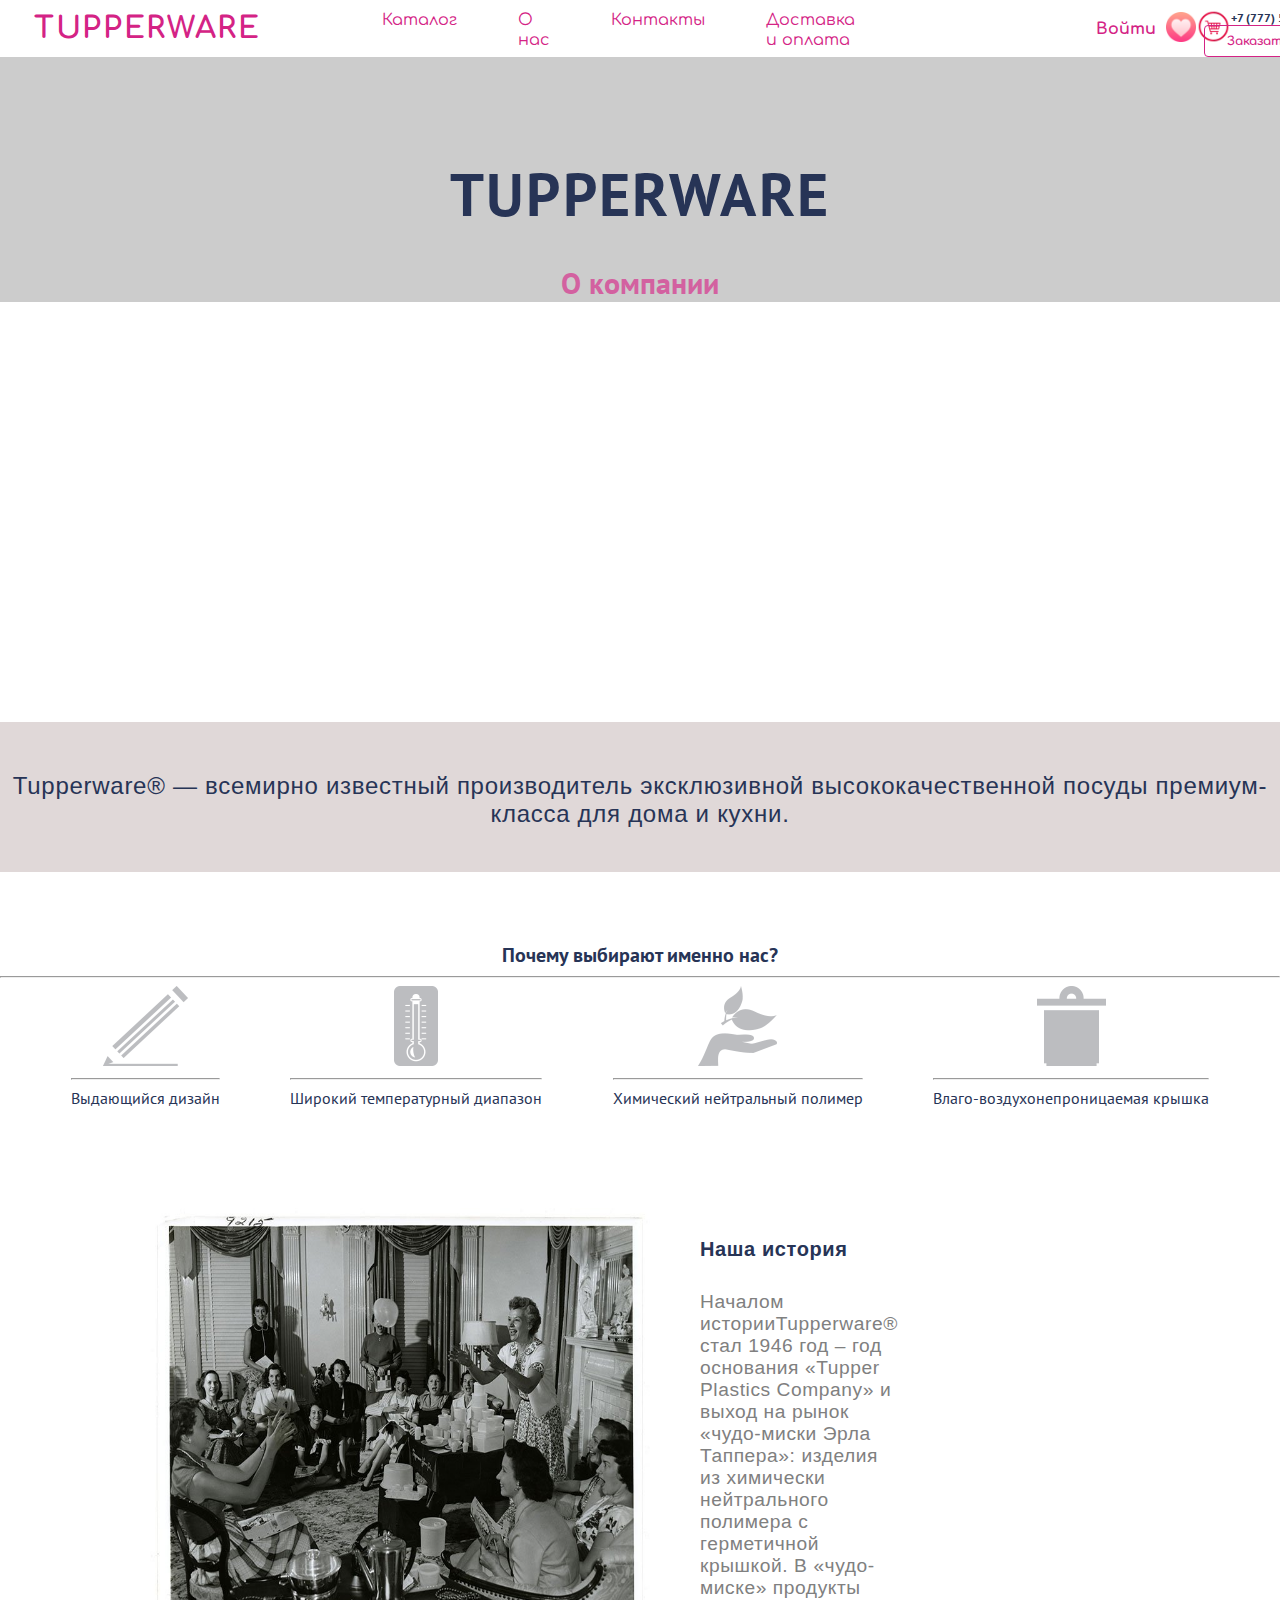
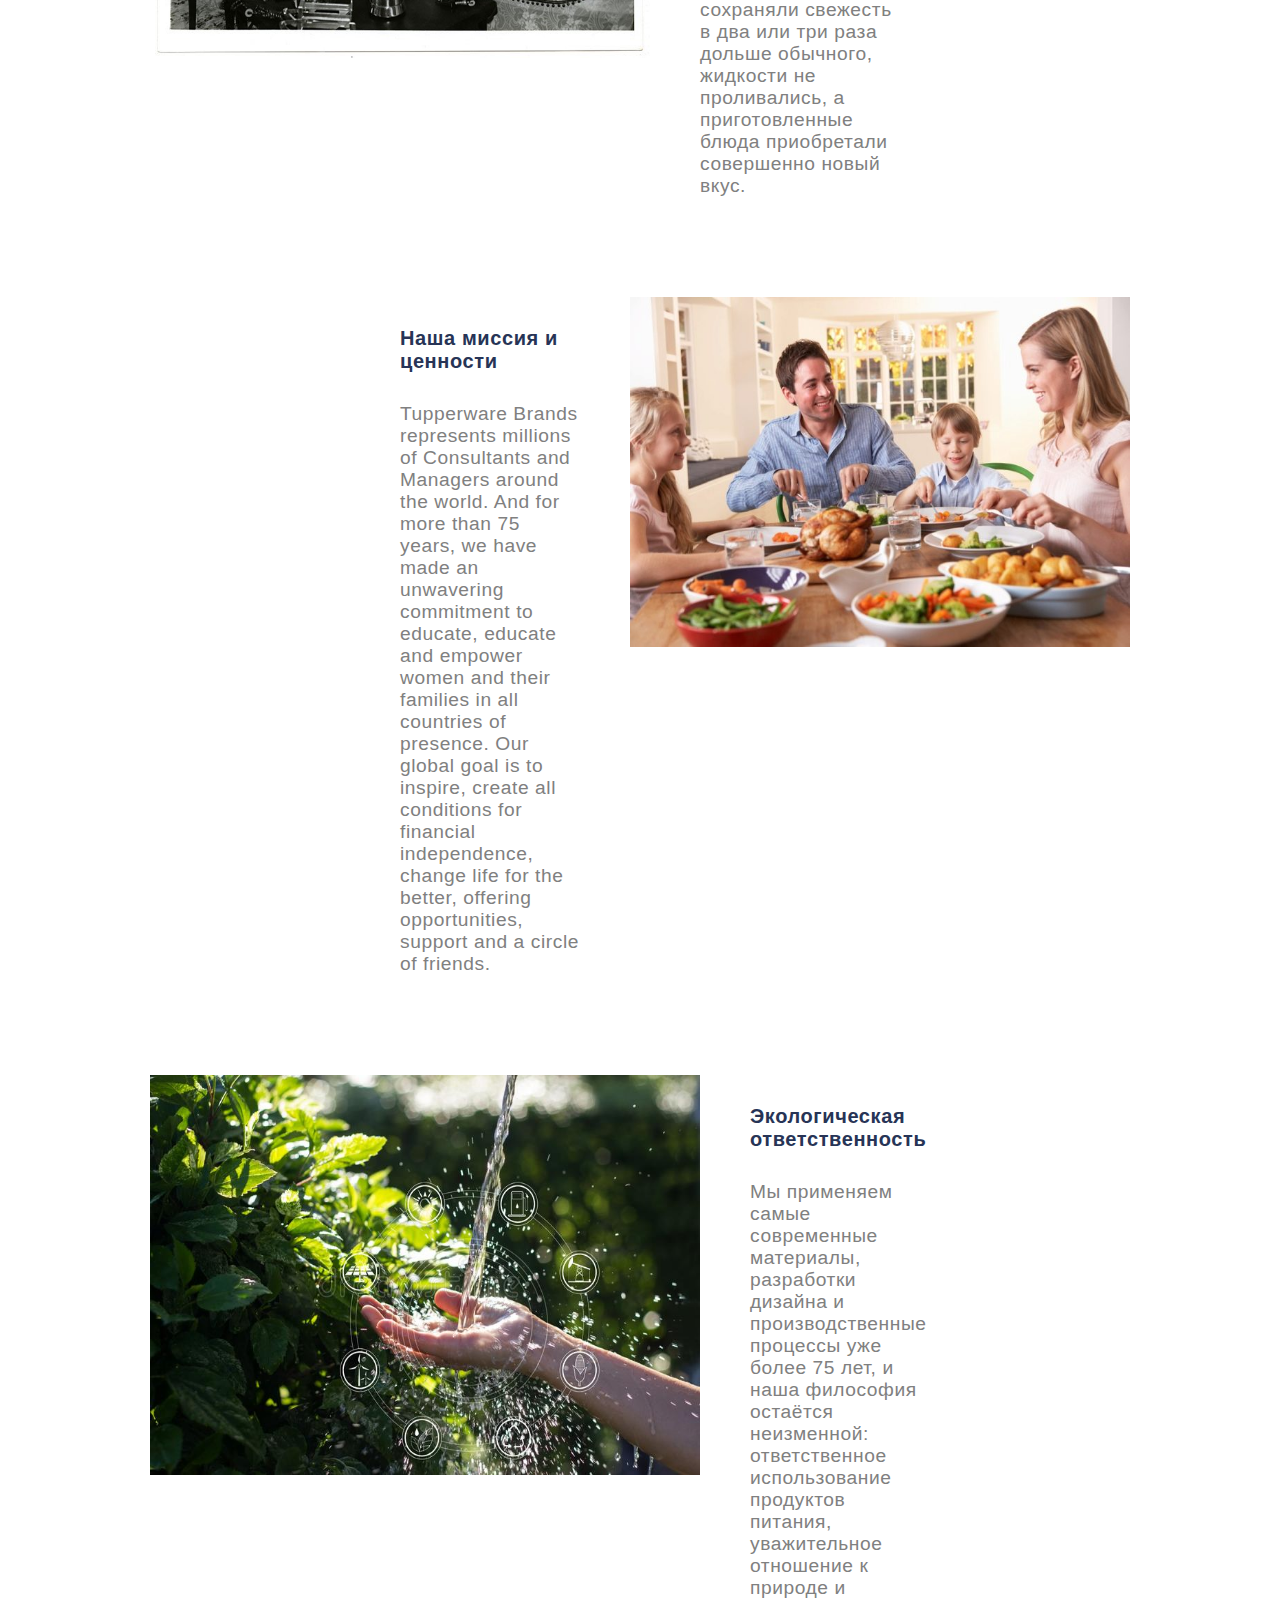
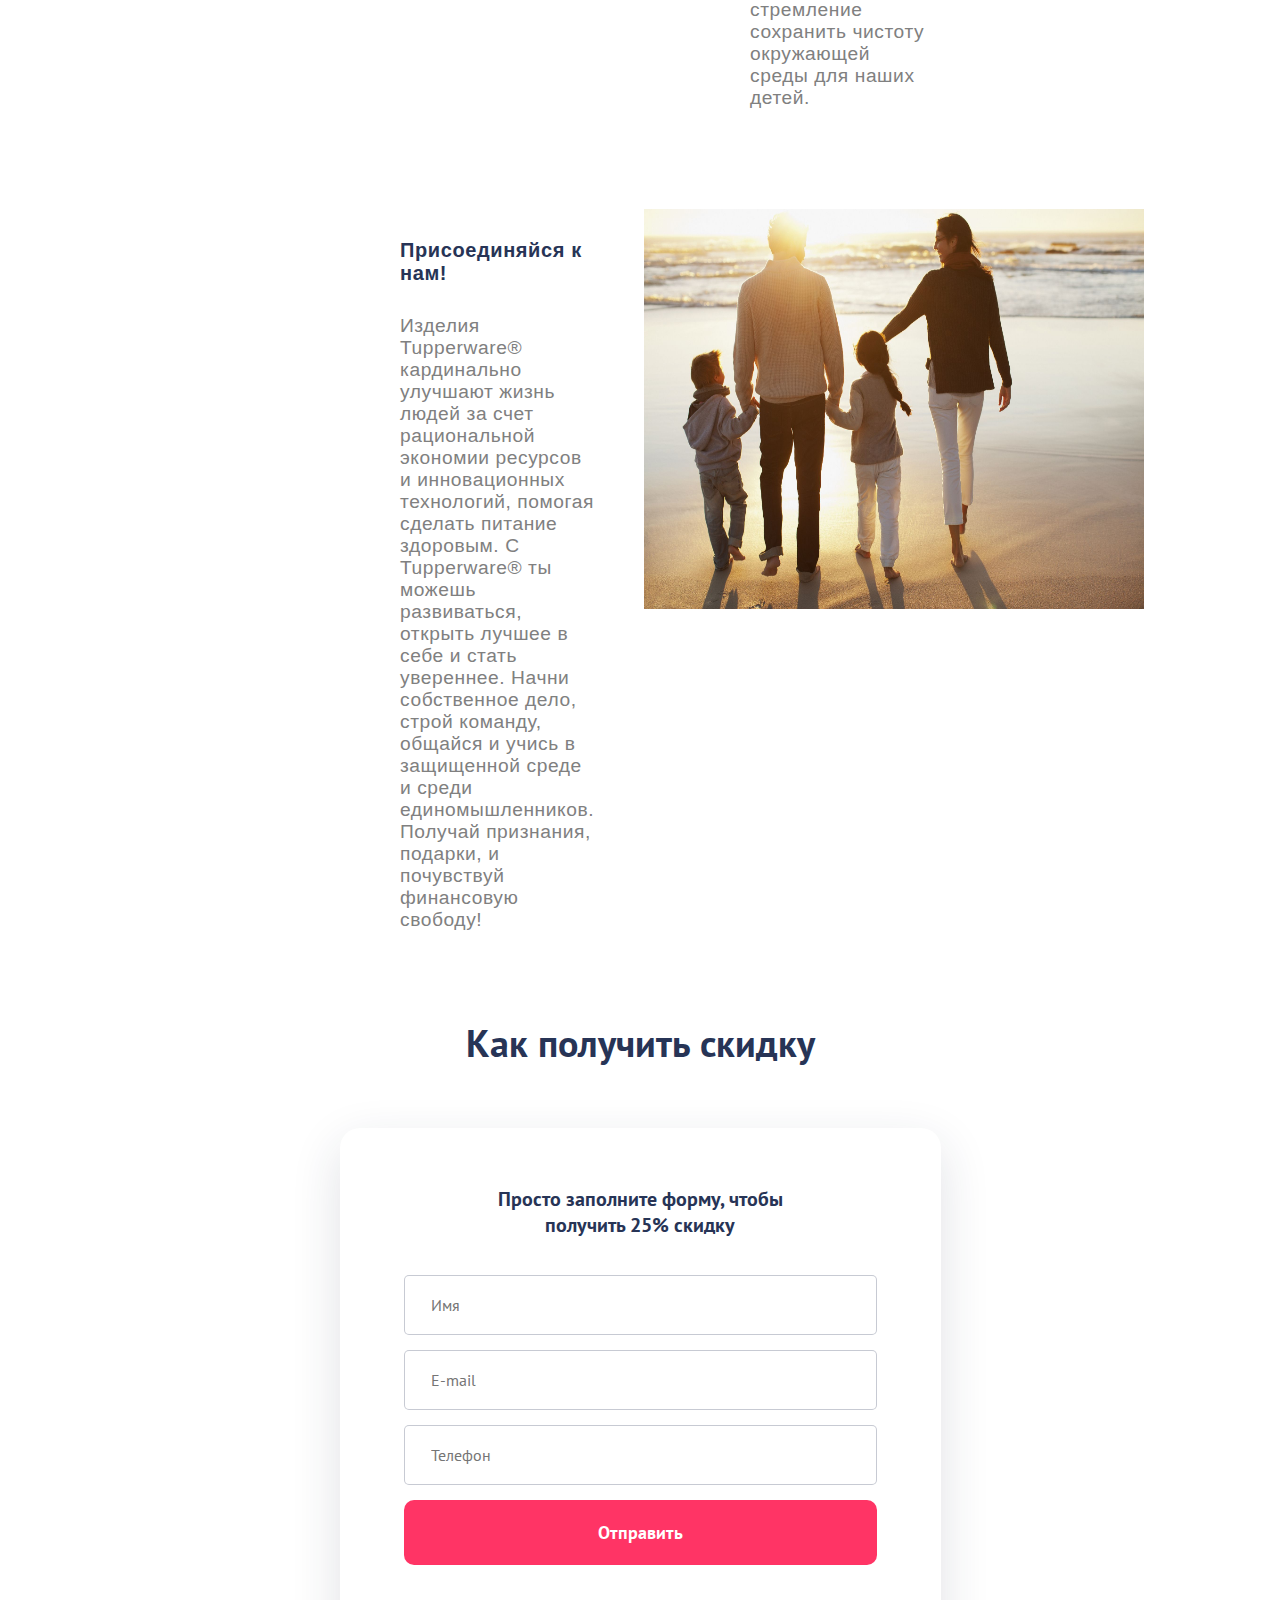
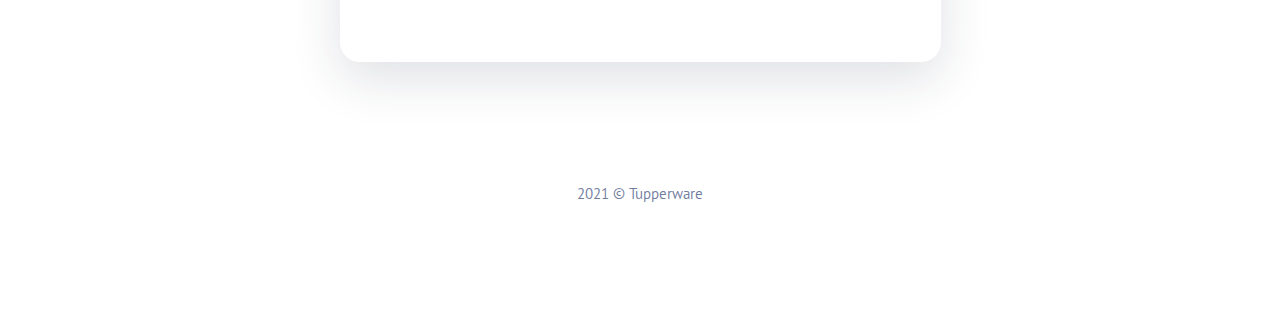
<file: Pages/aboutus.html>
<!DOCTYPE html>
<html lang="en">
<head>
	<meta charset="UTF-8">
	<title>Tupperwere</title>
	<link href="https://cdn.jsdelivr.net/npm/bootstrap@5.1.1/dist/css/bootstrap.min.css" rel="stylesheet"
          integrity="sha384-F3w7mX95PdgyTmZZMECAngseQB83DfGTowi0iMjiWaeVhAn4FJkqJByhZMI3AhiU" crossorigin="anonymous">
	<link href="https://fonts.googleapis.com/css2?family=PT+Sans:wght@400;700&display=swap" rel="stylesheet">
	<link rel="stylesheet" href="../css/aboutus.css">
</head>
<body>
	<div class="nav">
		<a href="#" class="logo">
		TUPPERWARE
		</a>
		<ul class="menu">
			<li>
				<a href="serve.html" id="cotalog">Каталог</a>
			</li>
			<li>
				<a href="aboutus.html">О нас</a>
			</li>
			<li>
				<a href="contact.html">Контакты</a>
			</li>
			<li>
				<a href="../post/post.html">Доставка и оплата</a>
			</li>
		</ul>

		<div class="log">	
			<a href="">
			<h4>Войти</h4>
			</a>
		</div>

		<div class="reg">
			<a href="">
				<img src="../img/heart.png" id="hert" alt="" width="30" height="30">
			</a>
		</div>
		<div class="reg2">
			<a href="">
				<img src="../img/kisspng-computer-icons-shopping-cart-retail-sales-5ac8d75db0f829.0507566715231117737249.png" id="kor" alt="" width="35" height="35">
			</a>
			
		</div>
		
		<div class="call">
			<span>
				+7 (777) 545-12-63
			</span>
			<a href="#" class="call-btn">
				Заказать звонок
			</a>
		</div>
	</div>


    <div class="center">
        <div class="about">
            <h1 id="name">TUPPERWARE</h1>
            <p id="comp" style="color: rgb(211, 97, 160);">О компании</p>
        </div>
        </div>
        
        <div class="tupper">
            Tupperware® — всемирно известный производитель эксклюзивной высококачественной посуды премиум-класса для дома и кухни.
        </div>
        
            <h3 id="why">Почему выбирают именно нас?</h3> <hr>
            <div class="int">
            <div class="feature1">
                <img src="../img/feature1-min.png" alt="feature1"> <hr>
                <p>Выдающийся дизайн</p>
            </div>
            <div class="feature2">
                <img src="../img/feature2-min.png" alt="feature2"> <hr>
                <p>Широкий температурный диапазон</p>
            </div>
            <div class="feature3">
                <img src="../img/feature3-min.png" alt="feature3"> <hr>
                <p>Химический нейтральный полимер</p>
            </div>
            <div class="feature4">
                <img src="../img/feature4-min.png" alt="feature4"> <hr>
                <p>Влаго-воздухонепроницаемая крышка</p>
            </div>
        </div>
        
        <div class="history">
            <img src="../img/tupperware-party.jpg" alt="party" height="450px" width="500px">
            <div class="party">
            <h3 class="our">Наша история</h3>
            <p class="the">Началом историиTupperware® стал 1946 год – год основания «Tupper Plastics Company» и выход на рынок «чудо-миски Эрла Таппера»: изделия из химически нейтрального полимера с герметичной крышкой. В «чудо-миске» продукты сохраняли свежесть в два или три раза дольше обычного, жидкости не проливались, а приготовленные блюда приобретали совершенно новый вкус.</p>
        </div>
        </div>
        
        <div class="mission">
            <div class="value">
                <h3 class="our">Наша миссия и ценности</h3>
                <p class="the">Tupperware Brands represents millions of Consultants and Managers around the world. And for more than 75 years, we have made an unwavering commitment to educate, educate and empower women and their families in all countries of presence. Our global goal is to inspire, create all conditions for financial independence, change life for the better, offering opportunities, support and a circle of friends.</p>
            </div>
            <img id="photo" src="../img/pravila-etiketa-za-stolom-izuchaem-stolovye-pribory-2.jpg" alt="" height="350px" width="500px">
            
        </div>
        
        <div class="history">
            <img src="../img/ecology.jpg" alt="" height="400px" width="550px">
            <div class="party">
                <h3 class="our">Экологическая ответственность</h3>
                <p class="the">Мы применяем самые современные материалы, разработки дизайна и производственные процессы уже более 75 лет, и наша философия остаётся неизменной: ответственное использование продуктов питания, уважительное отношение к природе и стремление сохранить чистоту окружающей среды для наших детей.</p>
            </div>
        </div>
        
        <div class="mission">
            <div class="value">
                <h3 class="our">Присоединяйся к нам!</h3>
                <p class="the">Изделия Tupperware® кардинально улучшают жизнь людей за счет рациональной экономии ресурсов и инновационных технологий, помогая сделать питание здоровым. С Tupperware® ты можешь развиваться, открыть лучшее в себе и стать увереннее. Начни собственное дело, строй команду, общайся и учись в защищенной среде и среди единомышленников. Получай признания, подарки, и почувствуй финансовую свободу!</p>
            </div>
                <img src="../img/family-quotes-1573234196.jpg" alt="" height="400px" width="500px" style:hover="transform: scale(1.2); /* Увеличиваем масштаб */}">
        </div>

        <section class="contacts">
            <div class="container">
                <h2>Как получить скидку</h2>
                <form action="#" class="form">
                    <h3>
                        Просто заполните форму, чтобы получить 25% скидку
                    </h3>
                    <input type="text" placeholder="Имя" required>
                    <input type="email" placeholder="E-mail" required>
                    <input type="tel" placeholder="Телефон" required>
                    <button type="submit" class="btn">
                        Отправить
                    </button>
                </form>
            </div>
        </section>
        <footer class="footer">
            <div class="container">
                <div class="footer-text">
                    2021 © Tupperware
                </div>
            </div>
        </footer>
    </body>
    </html>
</file>
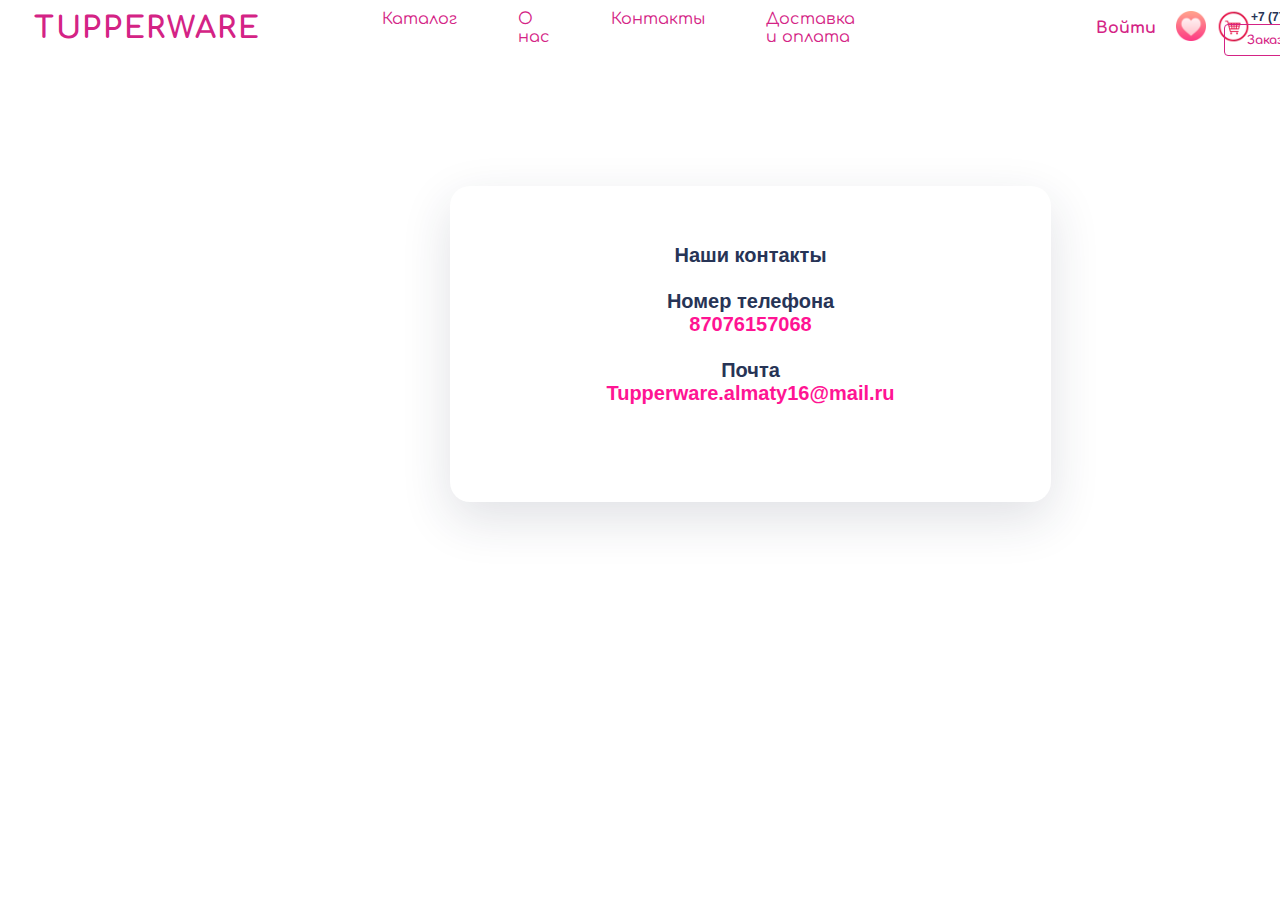
<file: Pages/contact.html>
<!DOCTYPE html>
<html lang="en">
<head>
    <meta charset="UTF-8">
    <meta http-equiv="X-UA-Compatible" content="IE=edge">
    <meta name="viewport" content="width=device-width, initial-scale=1.0">
    <link rel="stylesheet" href="../css/contact.css">
    <title>Document</title>
</head>
<body>
	<div class="nav">
		<a href="../index.html" class="logo">
		TUPPERWARE
		</a>
		<ul class="menu">
			<li>
				<a href="serve.html" id="cotalog">Каталог</a>
			</li>
			<li>
				<a href="aboutus.html">О нас</a>
			</li>
			<li>
				<a href="contact.html">Контакты</a>
			</li>
			<li>
				<a href="../post/post.html">Доставка и оплата</a>
			</li>
		</ul>
		
		<div class="log">	
			<a href="">
			<h4>Войти</h4>
			</a>
		</div>

		<div class="reg">
			<a href="">
				<img src="../img/heart.png" id="hert" alt="" width="30" height="30">
			</a>
		</div>
		<div class="reg2">
			<a href="">
				<img src="../img/kisspng-computer-icons-shopping-cart-retail-sales-5ac8d75db0f829.0507566715231117737249.png" id="kor" alt="" width="35" height="35">
			</a>
			
		</div>
		
		<div class="call">
			<span>
				+7 (777) 545-12-63
			</span>
			<a href="#" class="call-btn">
				Заказать звонок
			</a>
		</div>
	</div>


    <form action="#" class="form">
        <h3>
            Наши контакты
            <br>
            <br>
            Номер телефона<br>
           <span style="color: deeppink;">87076157068</span> 
            <br>
            <br>
            Почта<br>
            <span style="color: deeppink;">Tupperware.almaty16@mail.ru</span>
        </h3>
        
</body>
</html>
</file>
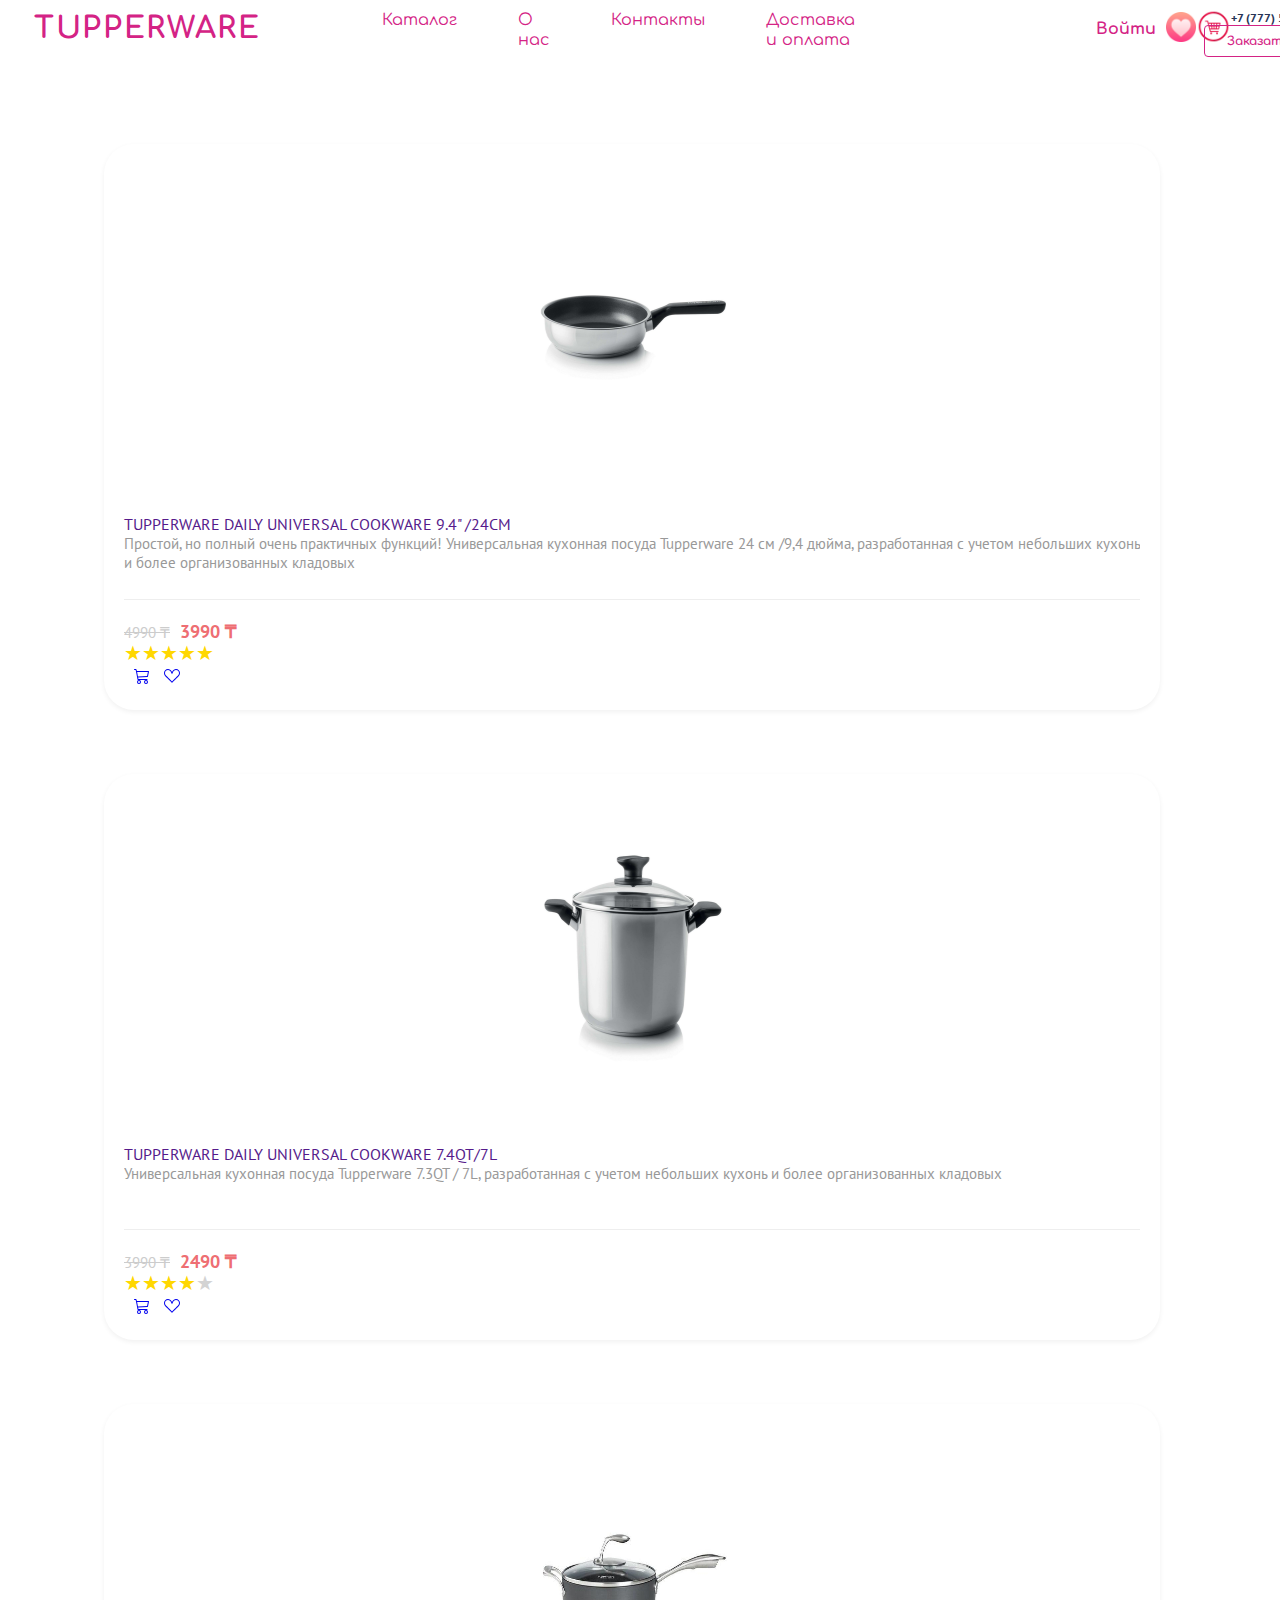
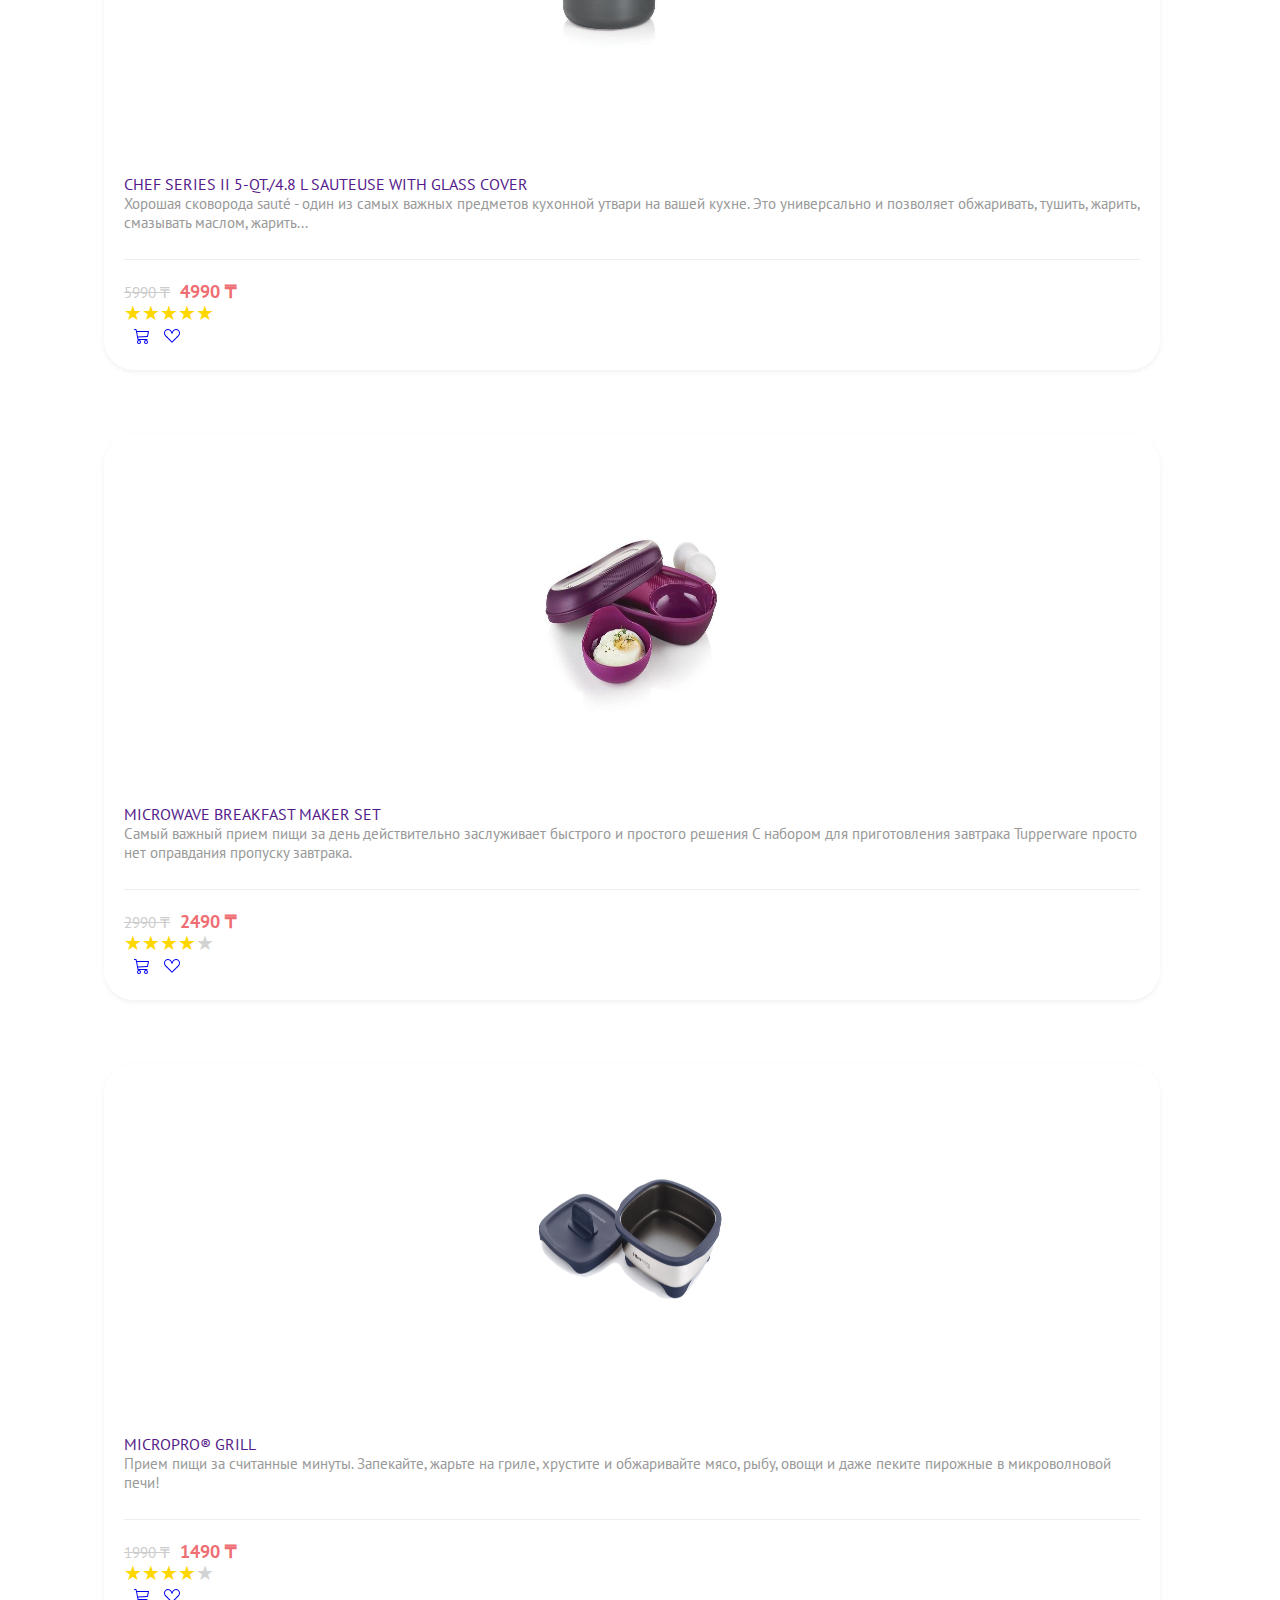
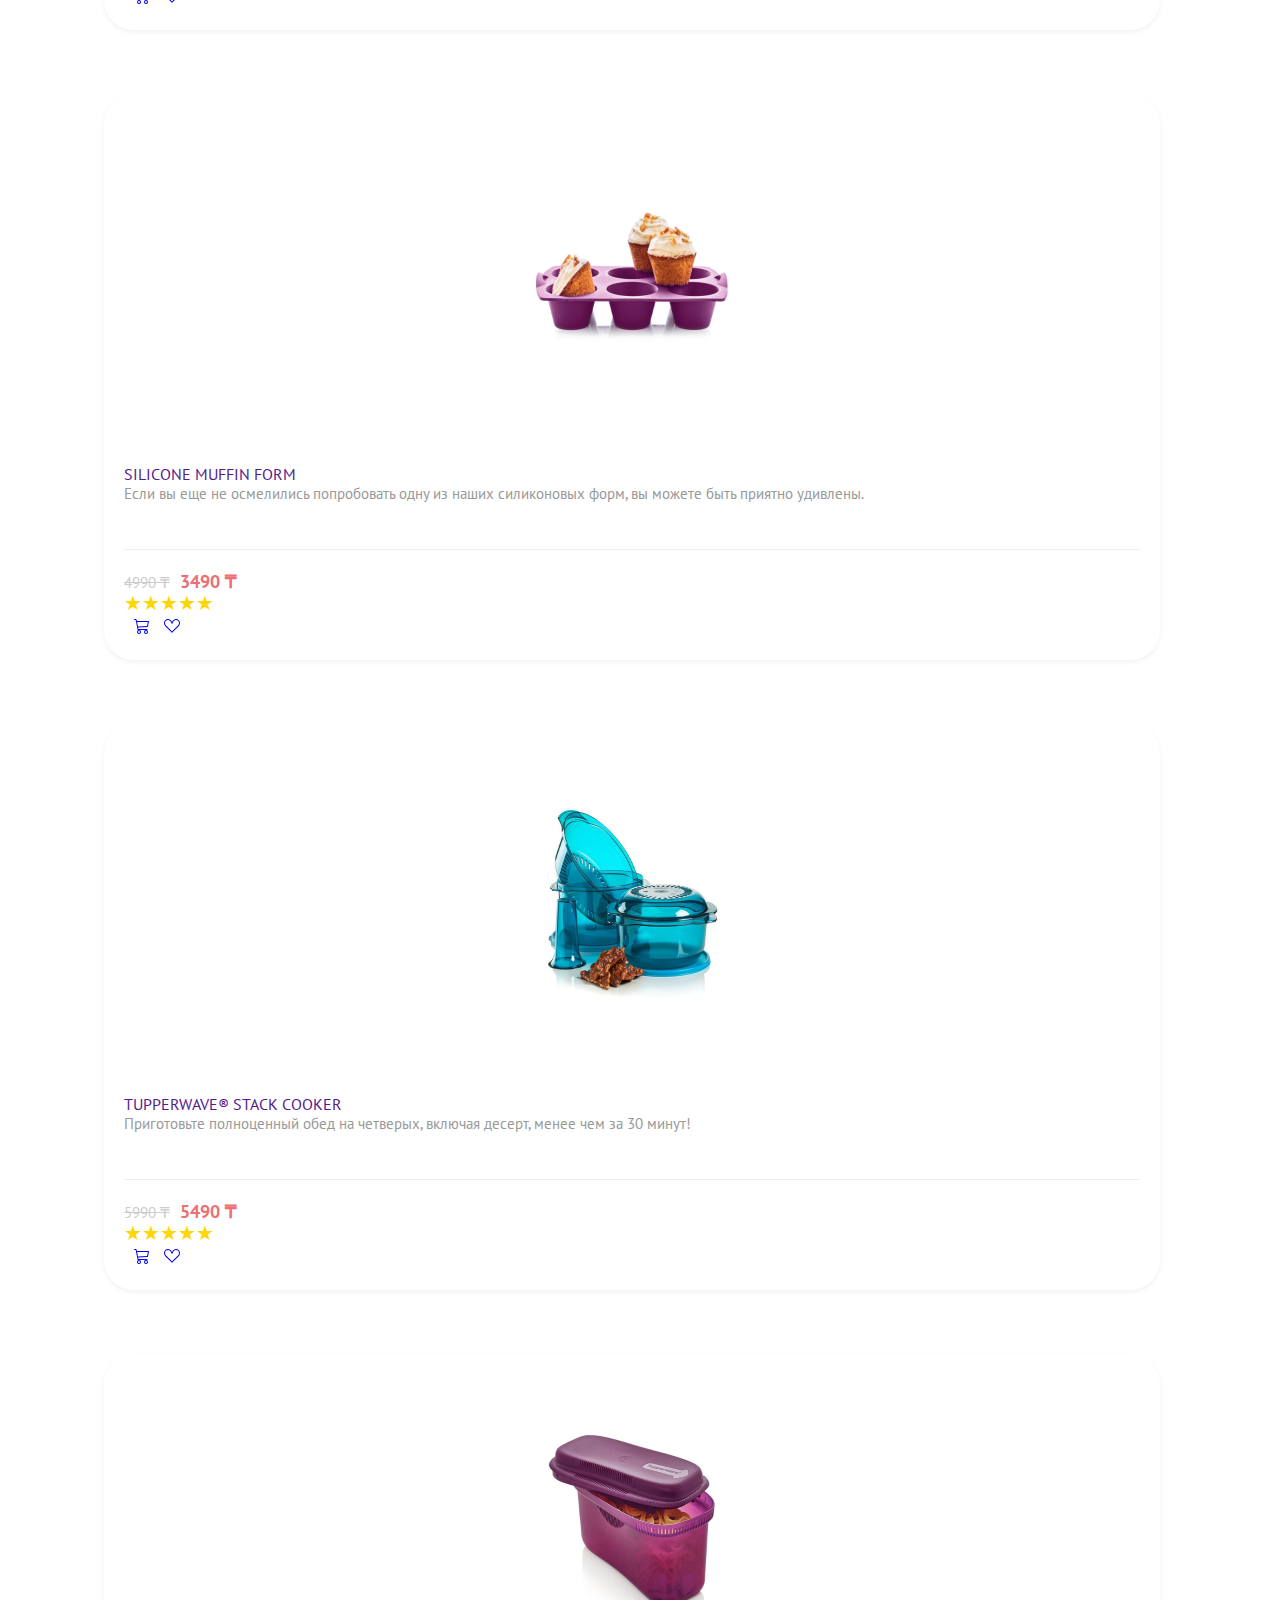
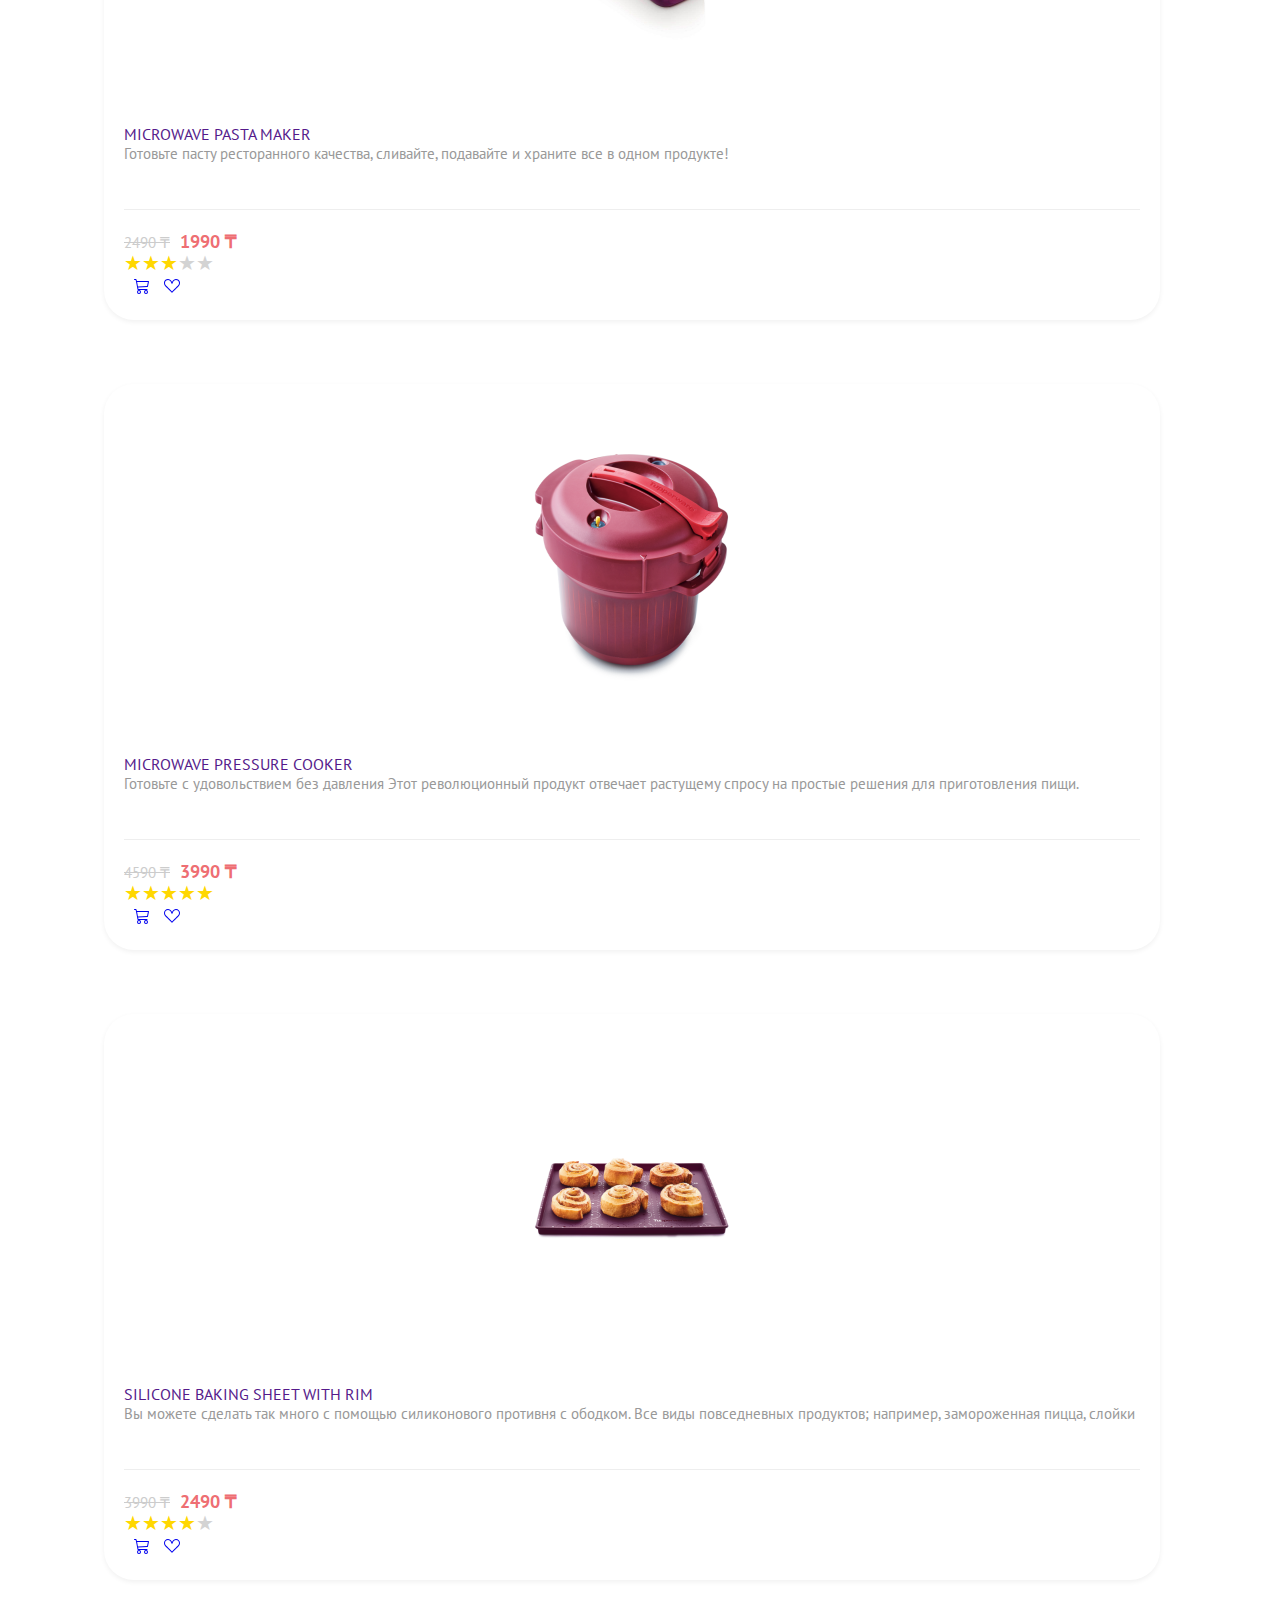
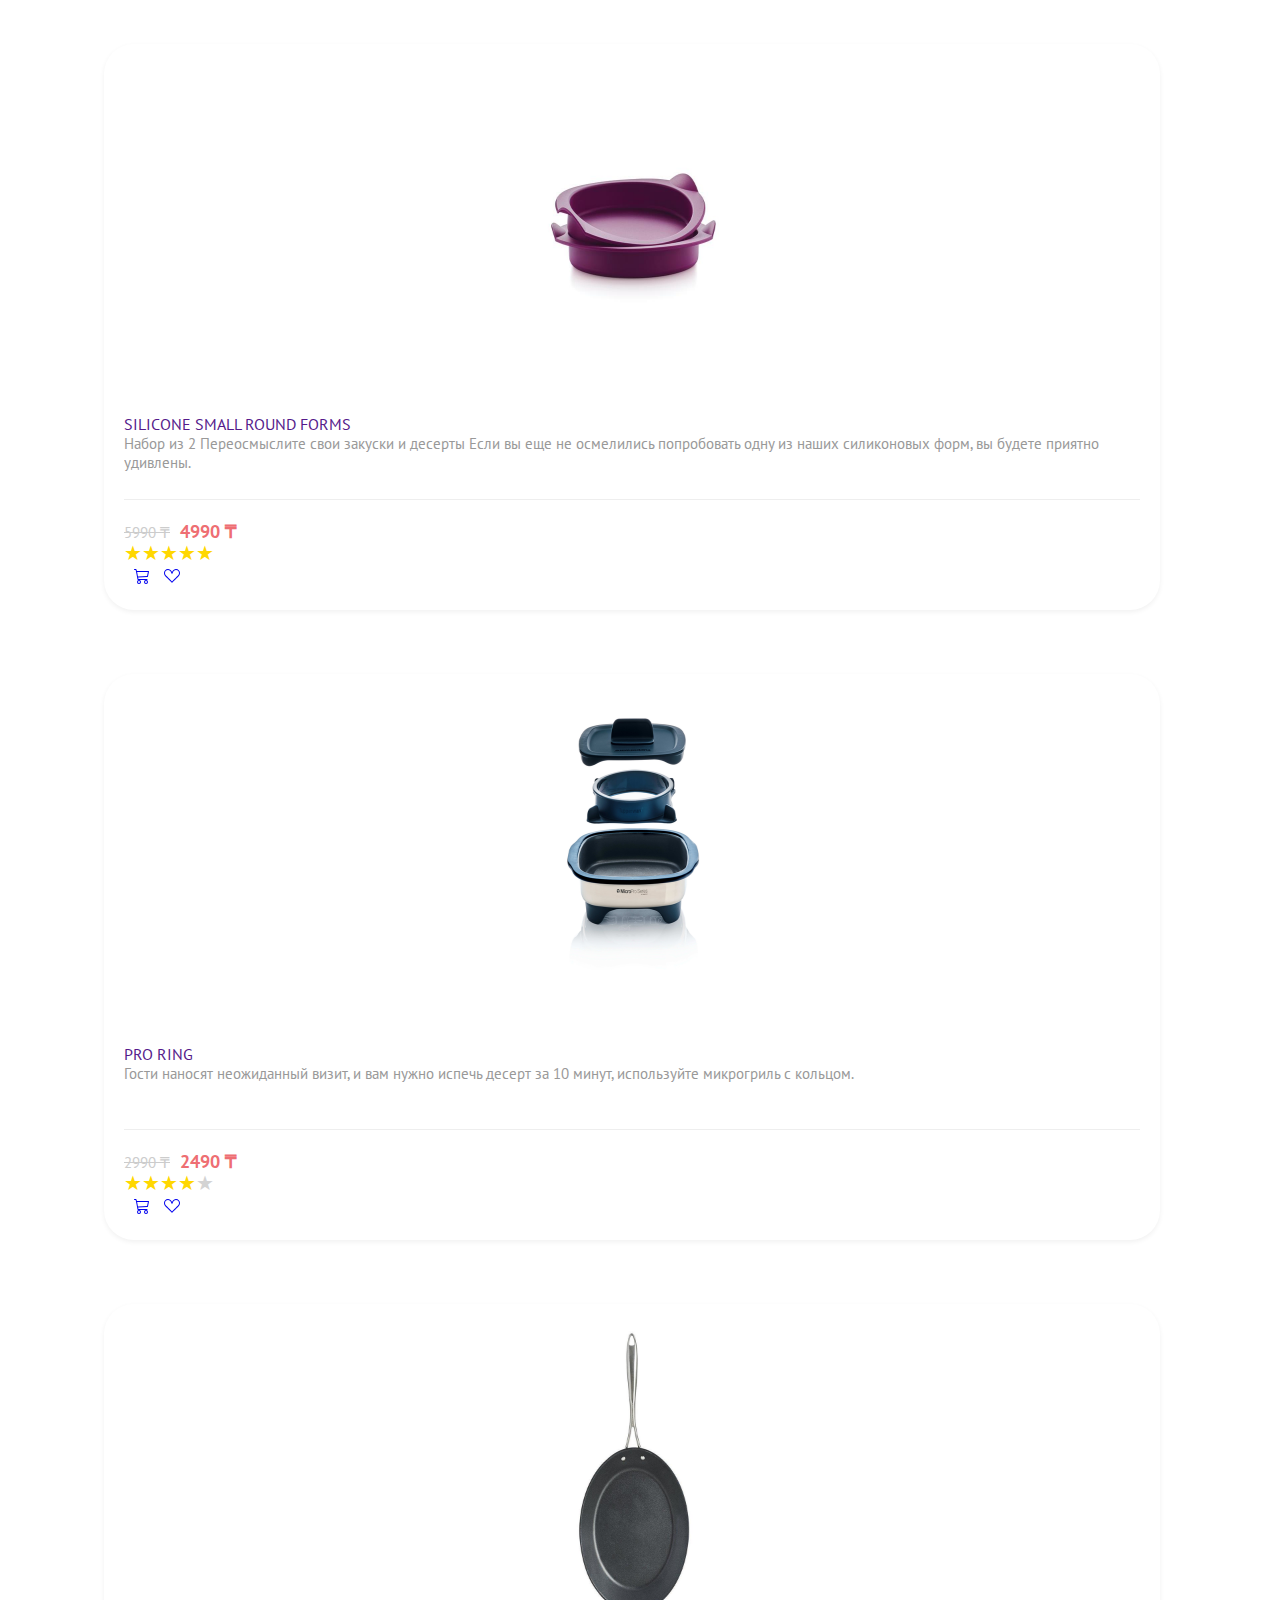
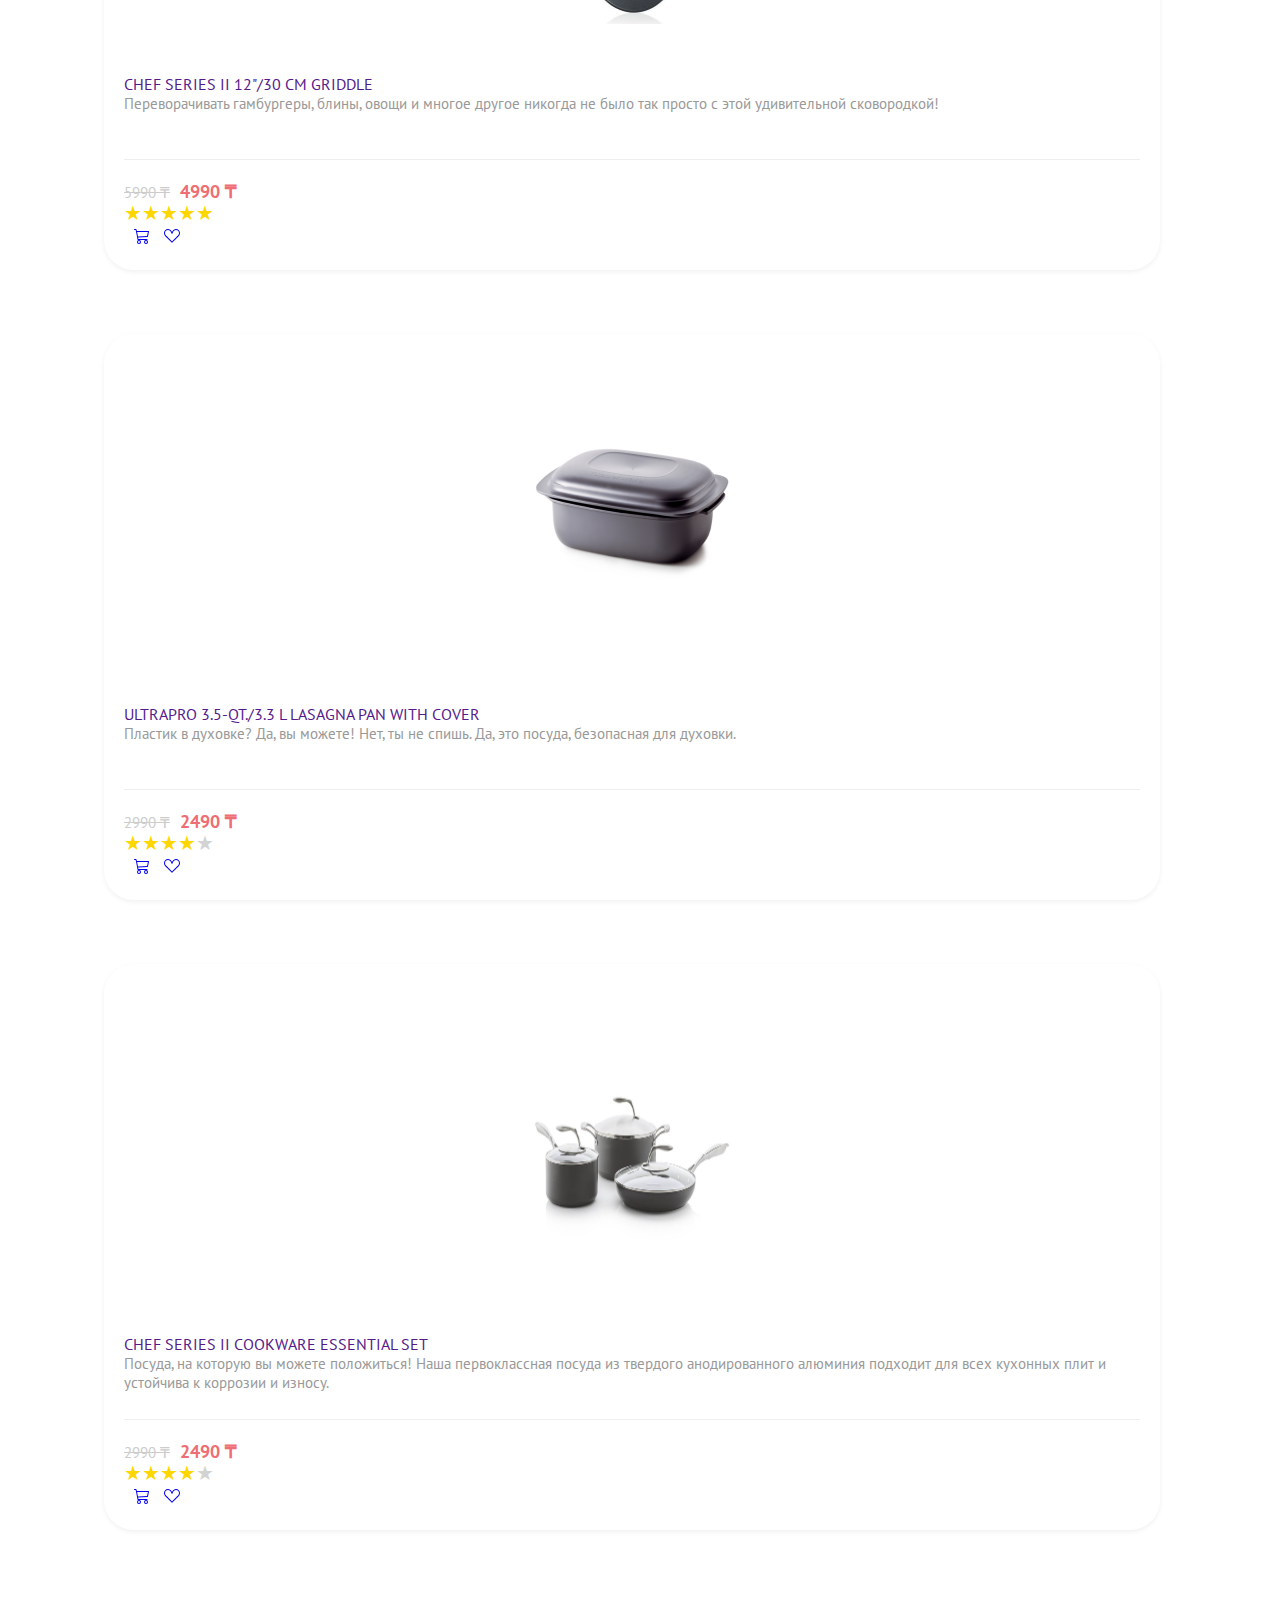
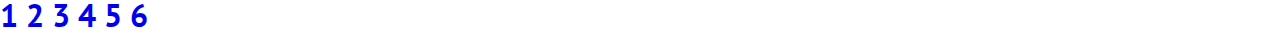
<file: Pages/cook.html>
<!DOCTYPE html>
<html lang="en">
<head>
	<meta charset="UTF-8">
	<title>Tupperware</title>
	<link href="https://cdn.jsdelivr.net/npm/bootstrap@5.1.1/dist/css/bootstrap.min.css" rel="stylesheet"
          integrity="sha384-F3w7mX95PdgyTmZZMECAngseQB83DfGTowi0iMjiWaeVhAn4FJkqJByhZMI3AhiU" crossorigin="anonymous">
	<link href="https://fonts.googleapis.com/css2?family=PT+Sans:wght@400;700&display=swap" rel="stylesheet">
	<link rel="stylesheet" href="../css/catalog.css">
</head>
<body>
	<div class="nav">
		<a href="#" class="logo">
		TUPPERWARE
		</a>
		<ul class="menu">
			<li>
				<a href="serve.html" id="cotalog">Каталог</a>
			</li>
			<li>
				<a href="aboutus.html">О нас</a>
			</li>
			<li>
				<a href="contact.html">Контакты</a>
			</li>
			<li>
				<a href="../post/post.html">Доставка и оплата</a>
			</li>
		</ul>

		<div class="log">	
			<a href="../registration/reg.html">
			<h4>Войти</h4>
			</a>
		</div>

		<div class="reg">
			<a href="">
				<img src="../img/heart.png" id="hert" alt="" width="30" height="30">
			</a>
		</div>
		<div class="reg2">
			<a href="">
				<img src="../img/kisspng-computer-icons-shopping-cart-retail-sales-5ac8d75db0f829.0507566715231117737249.png" id="kor" alt="" width="35" height="35">
			</a>
			
		</div>
		
		<div class="call">
			<span>
				+7 (777) 545-12-63
			</span>
			<a href="#" class="call-btn">
				Заказать звонок
			</a>
		</div>
	</div>

    <section class="main-content">
        <div class="container__cont">
            <div class="row">
                <div class="col-lg-4 col-sm-6" mb-3>
                    <div class="product-card">
                        <div class="product-thumb">
                            <a href=""><img src="../img/skov.png" alt=""></a>
                        </div>
                        <div class="product-details">
                            <h4><a href="">TUPPERWARE DAILY UNIVERSAL COOKWARE 9.4" /24CM</a></h4>
                            <p>Простой, но полный очень практичных функций!

Универсальная кухонная посуда Tupperware 24 см /9,4 дюйма, разработанная с учетом небольших кухонь и более организованных кладовых </p>
                        <div class="product-bottom-details d-flex justify-content-between">
                            <div class="product-price">
                                <small>4990 ₸</small> 3990 ₸
                            </div>
                            <div class="rating-mini">
                                <span class="active"></span>	
                                <span class="active"></span>    
                                <span class="active"></span>  
                                <span class="active"></span>
                                <span class="active"></span>
        
                            </div>
                                <div class="product-links">
                                    <a href="#"><i class="bi bi-cart3"></i><svg xmlns="http://www.w3.org/2000/svg" width="16" height="16" fill="currentColor" class="bi bi-cart3" viewBox="0 0 16 16">
                                        <path d="M0 1.5A.5.5 0 0 1 .5 1H2a.5.5 0 0 1 .485.379L2.89 3H14.5a.5.5 0 0 1 .49.598l-1 5a.5.5 0 0 1-.465.401l-9.397.472L4.415 11H13a.5.5 0 0 1 0 1H4a.5.5 0 0 1-.491-.408L2.01 3.607 1.61 2H.5a.5.5 0 0 1-.5-.5zM3.102 4l.84 4.479 9.144-.459L13.89 4H3.102zM5 12a2 2 0 1 0 0 4 2 2 0 0 0 0-4zm7 0a2 2 0 1 0 0 4 2 2 0 0 0 0-4zm-7 1a1 1 0 1 1 0 2 1 1 0 0 1 0-2zm7 0a1 1 0 1 1 0 2 1 1 0 0 1 0-2z"/>
                                      </svg></a>
                                    <a href="#"><i class="bi bi-suit-heart"></i><svg xmlns="http://www.w3.org/2000/svg" width="16" height="16" fill="currentColor" class="bi bi-suit-heart" viewBox="0 0 16 16">
                                        <path d="m8 6.236-.894-1.789c-.222-.443-.607-1.08-1.152-1.595C5.418 2.345 4.776 2 4 2 2.324 2 1 3.326 1 4.92c0 1.211.554 2.066 1.868 3.37.337.334.721.695 1.146 1.093C5.122 10.423 6.5 11.717 8 13.447c1.5-1.73 2.878-3.024 3.986-4.064.425-.398.81-.76 1.146-1.093C14.446 6.986 15 6.131 15 4.92 15 3.326 13.676 2 12 2c-.777 0-1.418.345-1.954.852-.545.515-.93 1.152-1.152 1.595L8 6.236zm.392 8.292a.513.513 0 0 1-.784 0c-1.601-1.902-3.05-3.262-4.243-4.381C1.3 8.208 0 6.989 0 4.92 0 2.755 1.79 1 4 1c1.6 0 2.719 1.05 3.404 2.008.26.365.458.716.596.992a7.55 7.55 0 0 1 .596-.992C9.281 2.049 10.4 1 12 1c2.21 0 4 1.755 4 3.92 0 2.069-1.3 3.288-3.365 5.227-1.193 1.12-2.642 2.48-4.243 4.38z"/>
                                      </svg></a>
                                </div>                         
                            </div>
                        </div>
                    </div>
                </div>
    
                <div class="col-lg-4 col-sm-6" mb-3>
                    <div class="product-card">
                        <div class="product-thumb">
                            <a href=""><img src="../img/daily.png" alt=""></a>
                        </div>
                        <div class="product-details">
                            <h4><a href="">TUPPERWARE DAILY UNIVERSAL COOKWARE 7.4QT/7L</a></h4>
                            <p>Универсальная кухонная посуда Tupperware 7.3QT / 7L, разработанная с учетом небольших кухонь и более организованных кладовых</p>
                        <div class="product-bottom-details d-flex justify-content-between">
                            <div class="product-price">
                                <small>3990 ₸</small> 2490 ₸
                            </div>
                            <div class="rating-mini">
                                <span class="active"></span>	
                                <span class="active"></span>    
                                <span class="active"></span>  
                                <span class="active"></span>
                                <span></span>
        
                            </div>
                                <div class="product-links">
                                    <a href="#"><i class="bi bi-cart3"></i><svg xmlns="http://www.w3.org/2000/svg" width="16" height="16" fill="currentColor" class="bi bi-cart3" viewBox="0 0 16 16">
                                        <path d="M0 1.5A.5.5 0 0 1 .5 1H2a.5.5 0 0 1 .485.379L2.89 3H14.5a.5.5 0 0 1 .49.598l-1 5a.5.5 0 0 1-.465.401l-9.397.472L4.415 11H13a.5.5 0 0 1 0 1H4a.5.5 0 0 1-.491-.408L2.01 3.607 1.61 2H.5a.5.5 0 0 1-.5-.5zM3.102 4l.84 4.479 9.144-.459L13.89 4H3.102zM5 12a2 2 0 1 0 0 4 2 2 0 0 0 0-4zm7 0a2 2 0 1 0 0 4 2 2 0 0 0 0-4zm-7 1a1 1 0 1 1 0 2 1 1 0 0 1 0-2zm7 0a1 1 0 1 1 0 2 1 1 0 0 1 0-2z"/>
                                      </svg></a>
                                    <a href="#"><i class="bi bi-suit-heart"></i><svg xmlns="http://www.w3.org/2000/svg" width="16" height="16" fill="currentColor" class="bi bi-suit-heart" viewBox="0 0 16 16">
                                        <path d="m8 6.236-.894-1.789c-.222-.443-.607-1.08-1.152-1.595C5.418 2.345 4.776 2 4 2 2.324 2 1 3.326 1 4.92c0 1.211.554 2.066 1.868 3.37.337.334.721.695 1.146 1.093C5.122 10.423 6.5 11.717 8 13.447c1.5-1.73 2.878-3.024 3.986-4.064.425-.398.81-.76 1.146-1.093C14.446 6.986 15 6.131 15 4.92 15 3.326 13.676 2 12 2c-.777 0-1.418.345-1.954.852-.545.515-.93 1.152-1.152 1.595L8 6.236zm.392 8.292a.513.513 0 0 1-.784 0c-1.601-1.902-3.05-3.262-4.243-4.381C1.3 8.208 0 6.989 0 4.92 0 2.755 1.79 1 4 1c1.6 0 2.719 1.05 3.404 2.008.26.365.458.716.596.992a7.55 7.55 0 0 1 .596-.992C9.281 2.049 10.4 1 12 1c2.21 0 4 1.755 4 3.92 0 2.069-1.3 3.288-3.365 5.227-1.193 1.12-2.642 2.48-4.243 4.38z"/>
                                      </svg></a>
                                </div>                         
                            </div>
                        </div>
                    </div>
                </div>
    
                <div class="col-lg-4 col-sm-6" mb-3>
                    <div class="product-card">
                        <div class="product-thumb">
                            <a href=""><img src="../img/chef.jpg" alt=""></a>
                        </div>
                        <div class="product-details">
                            <h4><a href="">CHEF SERIES II 5-QT./4.8 L SAUTEUSE WITH GLASS COVER</a></h4>
                            <p>Хорошая сковорода sauté - один из самых важных предметов кухонной утвари на вашей кухне. Это универсально и позволяет обжаривать, тушить, жарить, смазывать маслом, жарить...</p>
                        <div class="product-bottom-details d-flex justify-content-between">
                            <div class="product-price">
                                <small>5990 ₸</small> 4990 ₸
                            </div>
                            <div class="rating-mini">
                                <span class="active"></span>	
                                <span class="active"></span>    
                                <span class="active"></span>  
                                <span class="active"></span>
                                <span class="active"></span>
        
                            </div>
                                <div class="product-links">
                                    <a href="#"><i class="bi bi-cart3"></i><svg xmlns="http://www.w3.org/2000/svg" width="16" height="16" fill="currentColor" class="bi bi-cart3" viewBox="0 0 16 16">
                                        <path d="M0 1.5A.5.5 0 0 1 .5 1H2a.5.5 0 0 1 .485.379L2.89 3H14.5a.5.5 0 0 1 .49.598l-1 5a.5.5 0 0 1-.465.401l-9.397.472L4.415 11H13a.5.5 0 0 1 0 1H4a.5.5 0 0 1-.491-.408L2.01 3.607 1.61 2H.5a.5.5 0 0 1-.5-.5zM3.102 4l.84 4.479 9.144-.459L13.89 4H3.102zM5 12a2 2 0 1 0 0 4 2 2 0 0 0 0-4zm7 0a2 2 0 1 0 0 4 2 2 0 0 0 0-4zm-7 1a1 1 0 1 1 0 2 1 1 0 0 1 0-2zm7 0a1 1 0 1 1 0 2 1 1 0 0 1 0-2z"/>
                                      </svg></a>
                                    <a href="#"><i class="bi bi-suit-heart"></i><svg xmlns="http://www.w3.org/2000/svg" width="16" height="16" fill="currentColor" class="bi bi-suit-heart" viewBox="0 0 16 16">
                                        <path d="m8 6.236-.894-1.789c-.222-.443-.607-1.08-1.152-1.595C5.418 2.345 4.776 2 4 2 2.324 2 1 3.326 1 4.92c0 1.211.554 2.066 1.868 3.37.337.334.721.695 1.146 1.093C5.122 10.423 6.5 11.717 8 13.447c1.5-1.73 2.878-3.024 3.986-4.064.425-.398.81-.76 1.146-1.093C14.446 6.986 15 6.131 15 4.92 15 3.326 13.676 2 12 2c-.777 0-1.418.345-1.954.852-.545.515-.93 1.152-1.152 1.595L8 6.236zm.392 8.292a.513.513 0 0 1-.784 0c-1.601-1.902-3.05-3.262-4.243-4.381C1.3 8.208 0 6.989 0 4.92 0 2.755 1.79 1 4 1c1.6 0 2.719 1.05 3.404 2.008.26.365.458.716.596.992a7.55 7.55 0 0 1 .596-.992C9.281 2.049 10.4 1 12 1c2.21 0 4 1.755 4 3.92 0 2.069-1.3 3.288-3.365 5.227-1.193 1.12-2.642 2.48-4.243 4.38z"/>
                                      </svg></a>
                                </div>                         
                            </div>
                        </div>
                    </div>
                </div>
    
                <div class="col-lg-4 col-sm-6" mb-3>
                    <div class="product-card">
                        <div class="product-thumb">
                            <a href=""><img src="../img/micro.jpg" alt=""></a>
                        </div>
                        <div class="product-details">
                            <h4><a href="">MICROWAVE BREAKFAST MAKER SET</a></h4>
                            <p>Самый важный прием пищи за день действительно заслуживает быстрого и простого решения

С набором для приготовления завтрака Tupperware просто нет оправдания пропуску завтрака.</p>
                        <div class="product-bottom-details d-flex justify-content-between">
                            <div class="product-price">
                                <small>2990 ₸</small> 2490 ₸
                            </div>
                            <div class="rating-mini">
                                <span class="active"></span>	
                                <span class="active"></span>    
                                <span class="active"></span>  
                                <span class="active"></span>
                                <span></span>
                            </div>
                                <div class="product-links">
                                    <a href="#"><i class="bi bi-cart3"></i><svg xmlns="http://www.w3.org/2000/svg" width="16" height="16" fill="currentColor" class="bi bi-cart3" viewBox="0 0 16 16">
                                        <path d="M0 1.5A.5.5 0 0 1 .5 1H2a.5.5 0 0 1 .485.379L2.89 3H14.5a.5.5 0 0 1 .49.598l-1 5a.5.5 0 0 1-.465.401l-9.397.472L4.415 11H13a.5.5 0 0 1 0 1H4a.5.5 0 0 1-.491-.408L2.01 3.607 1.61 2H.5a.5.5 0 0 1-.5-.5zM3.102 4l.84 4.479 9.144-.459L13.89 4H3.102zM5 12a2 2 0 1 0 0 4 2 2 0 0 0 0-4zm7 0a2 2 0 1 0 0 4 2 2 0 0 0 0-4zm-7 1a1 1 0 1 1 0 2 1 1 0 0 1 0-2zm7 0a1 1 0 1 1 0 2 1 1 0 0 1 0-2z"/>
                                      </svg></a>
                                    <a href="#"><i class="bi bi-suit-heart"></i><svg xmlns="http://www.w3.org/2000/svg" width="16" height="16" fill="currentColor" class="bi bi-suit-heart" viewBox="0 0 16 16">
                                        <path d="m8 6.236-.894-1.789c-.222-.443-.607-1.08-1.152-1.595C5.418 2.345 4.776 2 4 2 2.324 2 1 3.326 1 4.92c0 1.211.554 2.066 1.868 3.37.337.334.721.695 1.146 1.093C5.122 10.423 6.5 11.717 8 13.447c1.5-1.73 2.878-3.024 3.986-4.064.425-.398.81-.76 1.146-1.093C14.446 6.986 15 6.131 15 4.92 15 3.326 13.676 2 12 2c-.777 0-1.418.345-1.954.852-.545.515-.93 1.152-1.152 1.595L8 6.236zm.392 8.292a.513.513 0 0 1-.784 0c-1.601-1.902-3.05-3.262-4.243-4.381C1.3 8.208 0 6.989 0 4.92 0 2.755 1.79 1 4 1c1.6 0 2.719 1.05 3.404 2.008.26.365.458.716.596.992a7.55 7.55 0 0 1 .596-.992C9.281 2.049 10.4 1 12 1c2.21 0 4 1.755 4 3.92 0 2.069-1.3 3.288-3.365 5.227-1.193 1.12-2.642 2.48-4.243 4.38z"/>
                                      </svg></a>
                                </div>                         
                            </div>
                        </div>
                    </div>
                </div>
    
                <div class="col-lg-4 col-sm-6" mb-3>
                    <div class="product-card">
                        <div class="product-thumb">
                            <a href=""><img src="../img/grill.png" alt=""></a>
                        </div>
                        <div class="product-details">
                            <h4><a href="">MICROPRO® GRILL </a></h4>
                            <p>Прием пищи за считанные минуты. Запекайте, жарьте на гриле, хрустите и обжаривайте мясо, рыбу, овощи и даже пеките пирожные в микроволновой печи!</p>
                        <div class="product-bottom-details d-flex justify-content-between">
                            <div class="product-price">
                                <small>1990 ₸</small> 1490 ₸
                            </div>
                            <div class="rating-mini">
                                <span class="active"></span>	
                                <span class="active"></span>    
                                <span class="active"></span>  
                                <span class="active"></span>
                                <span></span>
                            </div>
                                <div class="product-links">
                                    <a href="#"><i class="bi bi-cart3"></i><svg xmlns="http://www.w3.org/2000/svg" width="16" height="16" fill="currentColor" class="bi bi-cart3" viewBox="0 0 16 16">
                                        <path d="M0 1.5A.5.5 0 0 1 .5 1H2a.5.5 0 0 1 .485.379L2.89 3H14.5a.5.5 0 0 1 .49.598l-1 5a.5.5 0 0 1-.465.401l-9.397.472L4.415 11H13a.5.5 0 0 1 0 1H4a.5.5 0 0 1-.491-.408L2.01 3.607 1.61 2H.5a.5.5 0 0 1-.5-.5zM3.102 4l.84 4.479 9.144-.459L13.89 4H3.102zM5 12a2 2 0 1 0 0 4 2 2 0 0 0 0-4zm7 0a2 2 0 1 0 0 4 2 2 0 0 0 0-4zm-7 1a1 1 0 1 1 0 2 1 1 0 0 1 0-2zm7 0a1 1 0 1 1 0 2 1 1 0 0 1 0-2z"/>
                                      </svg></a>
                                    <a href="#"><i class="bi bi-suit-heart"></i><svg xmlns="http://www.w3.org/2000/svg" width="16" height="16" fill="currentColor" class="bi bi-suit-heart" viewBox="0 0 16 16">
                                        <path d="m8 6.236-.894-1.789c-.222-.443-.607-1.08-1.152-1.595C5.418 2.345 4.776 2 4 2 2.324 2 1 3.326 1 4.92c0 1.211.554 2.066 1.868 3.37.337.334.721.695 1.146 1.093C5.122 10.423 6.5 11.717 8 13.447c1.5-1.73 2.878-3.024 3.986-4.064.425-.398.81-.76 1.146-1.093C14.446 6.986 15 6.131 15 4.92 15 3.326 13.676 2 12 2c-.777 0-1.418.345-1.954.852-.545.515-.93 1.152-1.152 1.595L8 6.236zm.392 8.292a.513.513 0 0 1-.784 0c-1.601-1.902-3.05-3.262-4.243-4.381C1.3 8.208 0 6.989 0 4.92 0 2.755 1.79 1 4 1c1.6 0 2.719 1.05 3.404 2.008.26.365.458.716.596.992a7.55 7.55 0 0 1 .596-.992C9.281 2.049 10.4 1 12 1c2.21 0 4 1.755 4 3.92 0 2.069-1.3 3.288-3.365 5.227-1.193 1.12-2.642 2.48-4.243 4.38z"/>
                                      </svg></a>
                                </div>                         
                            </div>
                        </div>
                    </div>
                </div>
    
                <div class="col-lg-4 col-sm-6" mb-3>
                    <div class="product-card">
                        <div class="product-thumb">
                            <a href=""><img src="../img/keksiki.png" alt=""></a>
                        </div>
                        <div class="product-details">
                            <h4><a href="">SILICONE MUFFIN FORM</a></h4>
                            <p>Если вы еще не осмелились попробовать одну из наших силиконовых форм, вы можете быть приятно удивлены. </p>
                        <div class="product-bottom-details d-flex justify-content-between">
                            <div class="product-price">
                                <small>4990 ₸</small> 3490 ₸
                            </div>
                            <div class="rating-mini">
                                <span class="active"></span>	
                                <span class="active"></span>    
                                <span class="active"></span>  
                                <span class="active"></span>
                                <span class="active"></span>
                            </div>
                                <div class="product-links">
                                    <a href="#"><i class="bi bi-cart3"></i><svg xmlns="http://www.w3.org/2000/svg" width="16" height="16" fill="currentColor" class="bi bi-cart3" viewBox="0 0 16 16">
                                        <path d="M0 1.5A.5.5 0 0 1 .5 1H2a.5.5 0 0 1 .485.379L2.89 3H14.5a.5.5 0 0 1 .49.598l-1 5a.5.5 0 0 1-.465.401l-9.397.472L4.415 11H13a.5.5 0 0 1 0 1H4a.5.5 0 0 1-.491-.408L2.01 3.607 1.61 2H.5a.5.5 0 0 1-.5-.5zM3.102 4l.84 4.479 9.144-.459L13.89 4H3.102zM5 12a2 2 0 1 0 0 4 2 2 0 0 0 0-4zm7 0a2 2 0 1 0 0 4 2 2 0 0 0 0-4zm-7 1a1 1 0 1 1 0 2 1 1 0 0 1 0-2zm7 0a1 1 0 1 1 0 2 1 1 0 0 1 0-2z"/>
                                      </svg></a>
                                    <a href="#"><i class="bi bi-suit-heart"></i><svg xmlns="http://www.w3.org/2000/svg" width="16" height="16" fill="currentColor" class="bi bi-suit-heart" viewBox="0 0 16 16">
                                        <path d="m8 6.236-.894-1.789c-.222-.443-.607-1.08-1.152-1.595C5.418 2.345 4.776 2 4 2 2.324 2 1 3.326 1 4.92c0 1.211.554 2.066 1.868 3.37.337.334.721.695 1.146 1.093C5.122 10.423 6.5 11.717 8 13.447c1.5-1.73 2.878-3.024 3.986-4.064.425-.398.81-.76 1.146-1.093C14.446 6.986 15 6.131 15 4.92 15 3.326 13.676 2 12 2c-.777 0-1.418.345-1.954.852-.545.515-.93 1.152-1.152 1.595L8 6.236zm.392 8.292a.513.513 0 0 1-.784 0c-1.601-1.902-3.05-3.262-4.243-4.381C1.3 8.208 0 6.989 0 4.92 0 2.755 1.79 1 4 1c1.6 0 2.719 1.05 3.404 2.008.26.365.458.716.596.992a7.55 7.55 0 0 1 .596-.992C9.281 2.049 10.4 1 12 1c2.21 0 4 1.755 4 3.92 0 2.069-1.3 3.288-3.365 5.227-1.193 1.12-2.642 2.48-4.243 4.38z"/>
                                      </svg></a>
                                </div>                         
                            </div>
                        </div>
                    </div>
                </div>
    
                <div class="col-lg-4 col-sm-6" mb-3>
                    <div class="product-card">
                        <div class="product-thumb">
                            <a href=""><img src="../img/choko.jpg" alt=""></a>
                        </div>
                        <div class="product-details">
                            <h4><a href="">TUPPERWAVE® STACK COOKER</a></h4>
                            <p>Приготовьте полноценный обед на четверых, включая десерт, менее чем за 30 минут!</p>
                        <div class="product-bottom-details d-flex justify-content-between">
                            <div class="product-price">
                                <small>5990 ₸</small> 5490 ₸
                            </div>
                            <div class="rating-mini">
                                <span class="active"></span>	
                                <span class="active"></span>    
                                <span class="active"></span>  
                                <span class="active"></span>
                                <span class="active"></span>
                            </div>
                                <div class="product-links">
                                    <a href="#"><i class="bi bi-cart3"></i><svg xmlns="http://www.w3.org/2000/svg" width="16" height="16" fill="currentColor" class="bi bi-cart3" viewBox="0 0 16 16">
                                        <path d="M0 1.5A.5.5 0 0 1 .5 1H2a.5.5 0 0 1 .485.379L2.89 3H14.5a.5.5 0 0 1 .49.598l-1 5a.5.5 0 0 1-.465.401l-9.397.472L4.415 11H13a.5.5 0 0 1 0 1H4a.5.5 0 0 1-.491-.408L2.01 3.607 1.61 2H.5a.5.5 0 0 1-.5-.5zM3.102 4l.84 4.479 9.144-.459L13.89 4H3.102zM5 12a2 2 0 1 0 0 4 2 2 0 0 0 0-4zm7 0a2 2 0 1 0 0 4 2 2 0 0 0 0-4zm-7 1a1 1 0 1 1 0 2 1 1 0 0 1 0-2zm7 0a1 1 0 1 1 0 2 1 1 0 0 1 0-2z"/>
                                      </svg></a>
                                    <a href="#"><i class="bi bi-suit-heart"></i><svg xmlns="http://www.w3.org/2000/svg" width="16" height="16" fill="currentColor" class="bi bi-suit-heart" viewBox="0 0 16 16">
                                        <path d="m8 6.236-.894-1.789c-.222-.443-.607-1.08-1.152-1.595C5.418 2.345 4.776 2 4 2 2.324 2 1 3.326 1 4.92c0 1.211.554 2.066 1.868 3.37.337.334.721.695 1.146 1.093C5.122 10.423 6.5 11.717 8 13.447c1.5-1.73 2.878-3.024 3.986-4.064.425-.398.81-.76 1.146-1.093C14.446 6.986 15 6.131 15 4.92 15 3.326 13.676 2 12 2c-.777 0-1.418.345-1.954.852-.545.515-.93 1.152-1.152 1.595L8 6.236zm.392 8.292a.513.513 0 0 1-.784 0c-1.601-1.902-3.05-3.262-4.243-4.381C1.3 8.208 0 6.989 0 4.92 0 2.755 1.79 1 4 1c1.6 0 2.719 1.05 3.404 2.008.26.365.458.716.596.992a7.55 7.55 0 0 1 .596-.992C9.281 2.049 10.4 1 12 1c2.21 0 4 1.755 4 3.92 0 2.069-1.3 3.288-3.365 5.227-1.193 1.12-2.642 2.48-4.243 4.38z"/>
                                      </svg></a>
                                </div>                         
                            </div>
                        </div>
                    </div>
                </div>
    
                <div class="col-lg-4 col-sm-6" mb-3>
                    <div class="product-card">
                        <div class="product-thumb">
                            <a href=""><img src="../img/pasta.png" alt=""></a>
                        </div>
                        <div class="product-details">
                            <h4><a href="">MICROWAVE PASTA MAKER</a></h4>
                            <p>Готовьте пасту ресторанного качества, сливайте, подавайте и храните все в одном продукте!  </p>
                        <div class="product-bottom-details d-flex justify-content-between">
                            <div class="product-price">
                                <small>2490 ₸</small> 1990 ₸
                            </div>
                            <div class="rating-mini">
                                <span class="active"></span>	
                                <span class="active"></span>    
                                <span class="active"></span>  
                                <span></span>
                                <span></span>
                            </div>
                                <div class="product-links">
                                    <a href="#"><i class="bi bi-cart3"></i><svg xmlns="http://www.w3.org/2000/svg" width="16" height="16" fill="currentColor" class="bi bi-cart3" viewBox="0 0 16 16">
                                        <path d="M0 1.5A.5.5 0 0 1 .5 1H2a.5.5 0 0 1 .485.379L2.89 3H14.5a.5.5 0 0 1 .49.598l-1 5a.5.5 0 0 1-.465.401l-9.397.472L4.415 11H13a.5.5 0 0 1 0 1H4a.5.5 0 0 1-.491-.408L2.01 3.607 1.61 2H.5a.5.5 0 0 1-.5-.5zM3.102 4l.84 4.479 9.144-.459L13.89 4H3.102zM5 12a2 2 0 1 0 0 4 2 2 0 0 0 0-4zm7 0a2 2 0 1 0 0 4 2 2 0 0 0 0-4zm-7 1a1 1 0 1 1 0 2 1 1 0 0 1 0-2zm7 0a1 1 0 1 1 0 2 1 1 0 0 1 0-2z"/>
                                      </svg></a>
                                    <a href="#"><i class="bi bi-suit-heart"></i><svg xmlns="http://www.w3.org/2000/svg" width="16" height="16" fill="currentColor" class="bi bi-suit-heart" viewBox="0 0 16 16">
                                        <path d="m8 6.236-.894-1.789c-.222-.443-.607-1.08-1.152-1.595C5.418 2.345 4.776 2 4 2 2.324 2 1 3.326 1 4.92c0 1.211.554 2.066 1.868 3.37.337.334.721.695 1.146 1.093C5.122 10.423 6.5 11.717 8 13.447c1.5-1.73 2.878-3.024 3.986-4.064.425-.398.81-.76 1.146-1.093C14.446 6.986 15 6.131 15 4.92 15 3.326 13.676 2 12 2c-.777 0-1.418.345-1.954.852-.545.515-.93 1.152-1.152 1.595L8 6.236zm.392 8.292a.513.513 0 0 1-.784 0c-1.601-1.902-3.05-3.262-4.243-4.381C1.3 8.208 0 6.989 0 4.92 0 2.755 1.79 1 4 1c1.6 0 2.719 1.05 3.404 2.008.26.365.458.716.596.992a7.55 7.55 0 0 1 .596-.992C9.281 2.049 10.4 1 12 1c2.21 0 4 1.755 4 3.92 0 2.069-1.3 3.288-3.365 5.227-1.193 1.12-2.642 2.48-4.243 4.38z"/>
                                      </svg></a>
                                </div>                         
                            </div>
                        </div>
                    </div>
                </div>
    
                <div class="col-lg-4 col-sm-6" mb-3>
                    <div class="product-card">
                        <div class="product-thumb">
                            <a href=""><img src="../img/кукер.png" alt=""></a>
                        </div>
                        <div class="product-details">
                            <h4><a href="">MICROWAVE PRESSURE COOKER</a></h4>
                            <p>Готовьте с удовольствием без давления

Этот революционный продукт отвечает растущему спросу на простые решения для приготовления пищи.</p>
                        <div class="product-bottom-details d-flex justify-content-between">
                            <div class="product-price">
                                <small>4590 ₸</small> 3990 ₸
                            </div>
                            <div class="rating-mini">
                                <span class="active"></span>	
                                <span class="active"></span>    
                                <span class="active"></span>  
                                <span class="active"></span>
                                <span class="active"></span>
                            </div>
                                <div class="product-links">
                                    <a href="#"><i class="bi bi-cart3"></i><svg xmlns="http://www.w3.org/2000/svg" width="16" height="16" fill="currentColor" class="bi bi-cart3" viewBox="0 0 16 16">
                                        <path d="M0 1.5A.5.5 0 0 1 .5 1H2a.5.5 0 0 1 .485.379L2.89 3H14.5a.5.5 0 0 1 .49.598l-1 5a.5.5 0 0 1-.465.401l-9.397.472L4.415 11H13a.5.5 0 0 1 0 1H4a.5.5 0 0 1-.491-.408L2.01 3.607 1.61 2H.5a.5.5 0 0 1-.5-.5zM3.102 4l.84 4.479 9.144-.459L13.89 4H3.102zM5 12a2 2 0 1 0 0 4 2 2 0 0 0 0-4zm7 0a2 2 0 1 0 0 4 2 2 0 0 0 0-4zm-7 1a1 1 0 1 1 0 2 1 1 0 0 1 0-2zm7 0a1 1 0 1 1 0 2 1 1 0 0 1 0-2z"/>
                                      </svg></a>
                                    <a href="#"><i class="bi bi-suit-heart"></i><svg xmlns="http://www.w3.org/2000/svg" width="16" height="16" fill="currentColor" class="bi bi-suit-heart" viewBox="0 0 16 16">
                                        <path d="m8 6.236-.894-1.789c-.222-.443-.607-1.08-1.152-1.595C5.418 2.345 4.776 2 4 2 2.324 2 1 3.326 1 4.92c0 1.211.554 2.066 1.868 3.37.337.334.721.695 1.146 1.093C5.122 10.423 6.5 11.717 8 13.447c1.5-1.73 2.878-3.024 3.986-4.064.425-.398.81-.76 1.146-1.093C14.446 6.986 15 6.131 15 4.92 15 3.326 13.676 2 12 2c-.777 0-1.418.345-1.954.852-.545.515-.93 1.152-1.152 1.595L8 6.236zm.392 8.292a.513.513 0 0 1-.784 0c-1.601-1.902-3.05-3.262-4.243-4.381C1.3 8.208 0 6.989 0 4.92 0 2.755 1.79 1 4 1c1.6 0 2.719 1.05 3.404 2.008.26.365.458.716.596.992a7.55 7.55 0 0 1 .596-.992C9.281 2.049 10.4 1 12 1c2.21 0 4 1.755 4 3.92 0 2.069-1.3 3.288-3.365 5.227-1.193 1.12-2.642 2.48-4.243 4.38z"/>
                                      </svg></a>
                                </div>                         
                            </div>
                        </div>
                    </div>
                </div>
    
                <div class="col-lg-4 col-sm-6" mb-3>
                    <div class="product-card">
                        <div class="product-thumb">
                            <a href=""><img src="../img/sin.png" alt=""></a>
                        </div>
                        <div class="product-details">
                            <h4><a href="">SILICONE BAKING SHEET WITH RIM</a></h4>
                            <p>Вы можете сделать так много с помощью силиконового противня с ободком. Все виды повседневных продуктов; например, замороженная пицца, слойки</p>
                        <div class="product-bottom-details d-flex justify-content-between">
                            <div class="product-price">
                                <small>3990 ₸</small> 2490 ₸
                            </div>
                            <div class="rating-mini">
                                <span class="active"></span>	
                                <span class="active"></span>    
                                <span class="active"></span>  
                                <span class="active"></span>
                                <span></span>
        
                            </div>
                                <div class="product-links">
                                    <a href="#"><i class="bi bi-cart3"></i><svg xmlns="http://www.w3.org/2000/svg" width="16" height="16" fill="currentColor" class="bi bi-cart3" viewBox="0 0 16 16">
                                        <path d="M0 1.5A.5.5 0 0 1 .5 1H2a.5.5 0 0 1 .485.379L2.89 3H14.5a.5.5 0 0 1 .49.598l-1 5a.5.5 0 0 1-.465.401l-9.397.472L4.415 11H13a.5.5 0 0 1 0 1H4a.5.5 0 0 1-.491-.408L2.01 3.607 1.61 2H.5a.5.5 0 0 1-.5-.5zM3.102 4l.84 4.479 9.144-.459L13.89 4H3.102zM5 12a2 2 0 1 0 0 4 2 2 0 0 0 0-4zm7 0a2 2 0 1 0 0 4 2 2 0 0 0 0-4zm-7 1a1 1 0 1 1 0 2 1 1 0 0 1 0-2zm7 0a1 1 0 1 1 0 2 1 1 0 0 1 0-2z"/>
                                      </svg></a>
                                    <a href="#"><i class="bi bi-suit-heart"></i><svg xmlns="http://www.w3.org/2000/svg" width="16" height="16" fill="currentColor" class="bi bi-suit-heart" viewBox="0 0 16 16">
                                        <path d="m8 6.236-.894-1.789c-.222-.443-.607-1.08-1.152-1.595C5.418 2.345 4.776 2 4 2 2.324 2 1 3.326 1 4.92c0 1.211.554 2.066 1.868 3.37.337.334.721.695 1.146 1.093C5.122 10.423 6.5 11.717 8 13.447c1.5-1.73 2.878-3.024 3.986-4.064.425-.398.81-.76 1.146-1.093C14.446 6.986 15 6.131 15 4.92 15 3.326 13.676 2 12 2c-.777 0-1.418.345-1.954.852-.545.515-.93 1.152-1.152 1.595L8 6.236zm.392 8.292a.513.513 0 0 1-.784 0c-1.601-1.902-3.05-3.262-4.243-4.381C1.3 8.208 0 6.989 0 4.92 0 2.755 1.79 1 4 1c1.6 0 2.719 1.05 3.404 2.008.26.365.458.716.596.992a7.55 7.55 0 0 1 .596-.992C9.281 2.049 10.4 1 12 1c2.21 0 4 1.755 4 3.92 0 2.069-1.3 3.288-3.365 5.227-1.193 1.12-2.642 2.48-4.243 4.38z"/>
                                      </svg></a>
                                </div>                         
                            </div>
                        </div>
                    </div>
                </div>
    
                <div class="col-lg-4 col-sm-6" mb-3>
                    <div class="product-card">
                        <div class="product-thumb">
                            <a href=""><img src="../img/MicrosoftTeams-image_5_600x.jpg" alt=""></a>
                        </div>
                        <div class="product-details">
                            <h4><a href="">SILICONE SMALL ROUND FORMS</a></h4>
                            <p>Набор из 2

Переосмыслите свои закуски и десерты

Если вы еще не осмелились попробовать одну из наших силиконовых форм, вы будете приятно удивлены.</p>
                        <div class="product-bottom-details d-flex justify-content-between">
                            <div class="product-price">
                                <small>5990 ₸</small> 4990 ₸
                            </div>
                            <div class="rating-mini">
                                <span class="active"></span>	
                                <span class="active"></span>    
                                <span class="active"></span>  
                                <span class="active"></span>
                                <span class="active"></span>
        
                            </div>
                                <div class="product-links">
                                    <a href="#"><i class="bi bi-cart3"></i><svg xmlns="http://www.w3.org/2000/svg" width="16" height="16" fill="currentColor" class="bi bi-cart3" viewBox="0 0 16 16">
                                        <path d="M0 1.5A.5.5 0 0 1 .5 1H2a.5.5 0 0 1 .485.379L2.89 3H14.5a.5.5 0 0 1 .49.598l-1 5a.5.5 0 0 1-.465.401l-9.397.472L4.415 11H13a.5.5 0 0 1 0 1H4a.5.5 0 0 1-.491-.408L2.01 3.607 1.61 2H.5a.5.5 0 0 1-.5-.5zM3.102 4l.84 4.479 9.144-.459L13.89 4H3.102zM5 12a2 2 0 1 0 0 4 2 2 0 0 0 0-4zm7 0a2 2 0 1 0 0 4 2 2 0 0 0 0-4zm-7 1a1 1 0 1 1 0 2 1 1 0 0 1 0-2zm7 0a1 1 0 1 1 0 2 1 1 0 0 1 0-2z"/>
                                      </svg></a>
                                    <a href="#"><i class="bi bi-suit-heart"></i><svg xmlns="http://www.w3.org/2000/svg" width="16" height="16" fill="currentColor" class="bi bi-suit-heart" viewBox="0 0 16 16">
                                        <path d="m8 6.236-.894-1.789c-.222-.443-.607-1.08-1.152-1.595C5.418 2.345 4.776 2 4 2 2.324 2 1 3.326 1 4.92c0 1.211.554 2.066 1.868 3.37.337.334.721.695 1.146 1.093C5.122 10.423 6.5 11.717 8 13.447c1.5-1.73 2.878-3.024 3.986-4.064.425-.398.81-.76 1.146-1.093C14.446 6.986 15 6.131 15 4.92 15 3.326 13.676 2 12 2c-.777 0-1.418.345-1.954.852-.545.515-.93 1.152-1.152 1.595L8 6.236zm.392 8.292a.513.513 0 0 1-.784 0c-1.601-1.902-3.05-3.262-4.243-4.381C1.3 8.208 0 6.989 0 4.92 0 2.755 1.79 1 4 1c1.6 0 2.719 1.05 3.404 2.008.26.365.458.716.596.992a7.55 7.55 0 0 1 .596-.992C9.281 2.049 10.4 1 12 1c2.21 0 4 1.755 4 3.92 0 2.069-1.3 3.288-3.365 5.227-1.193 1.12-2.642 2.48-4.243 4.38z"/>
                                      </svg></a>
                                </div>                         
                            </div>
                        </div>
                    </div>
                </div>
    
                <div class="col-lg-4 col-sm-6" mb-3>
                    <div class="product-card">
                        <div class="product-thumb">
                            <a href=""><img src="../img/ring.png" alt=""></a>
                        </div>
                        <div class="product-details">
                            <h4><a href="">PRO RING</a></h4>
                            <p>Гости наносят неожиданный визит, и вам нужно испечь десерт за 10 минут, используйте микрогриль с кольцом. </p>
                        <div class="product-bottom-details d-flex justify-content-between">
                            <div class="product-price">
                                <small>2990 ₸</small> 2490 ₸
                            </div>
                            <div class="rating-mini">
                                <span class="active"></span>	
                                <span class="active"></span>    
                                <span class="active"></span>  
                                <span class="active"></span>
                                <span></span>
                            </div>
                                <div class="product-links">
                                    <a href="#"><i class="bi bi-cart3"></i><svg xmlns="http://www.w3.org/2000/svg" width="16" height="16" fill="currentColor" class="bi bi-cart3" viewBox="0 0 16 16">
                                        <path d="M0 1.5A.5.5 0 0 1 .5 1H2a.5.5 0 0 1 .485.379L2.89 3H14.5a.5.5 0 0 1 .49.598l-1 5a.5.5 0 0 1-.465.401l-9.397.472L4.415 11H13a.5.5 0 0 1 0 1H4a.5.5 0 0 1-.491-.408L2.01 3.607 1.61 2H.5a.5.5 0 0 1-.5-.5zM3.102 4l.84 4.479 9.144-.459L13.89 4H3.102zM5 12a2 2 0 1 0 0 4 2 2 0 0 0 0-4zm7 0a2 2 0 1 0 0 4 2 2 0 0 0 0-4zm-7 1a1 1 0 1 1 0 2 1 1 0 0 1 0-2zm7 0a1 1 0 1 1 0 2 1 1 0 0 1 0-2z"/>
                                      </svg></a>
                                    <a href="#"><i class="bi bi-suit-heart"></i><svg xmlns="http://www.w3.org/2000/svg" width="16" height="16" fill="currentColor" class="bi bi-suit-heart" viewBox="0 0 16 16">
                                        <path d="m8 6.236-.894-1.789c-.222-.443-.607-1.08-1.152-1.595C5.418 2.345 4.776 2 4 2 2.324 2 1 3.326 1 4.92c0 1.211.554 2.066 1.868 3.37.337.334.721.695 1.146 1.093C5.122 10.423 6.5 11.717 8 13.447c1.5-1.73 2.878-3.024 3.986-4.064.425-.398.81-.76 1.146-1.093C14.446 6.986 15 6.131 15 4.92 15 3.326 13.676 2 12 2c-.777 0-1.418.345-1.954.852-.545.515-.93 1.152-1.152 1.595L8 6.236zm.392 8.292a.513.513 0 0 1-.784 0c-1.601-1.902-3.05-3.262-4.243-4.381C1.3 8.208 0 6.989 0 4.92 0 2.755 1.79 1 4 1c1.6 0 2.719 1.05 3.404 2.008.26.365.458.716.596.992a7.55 7.55 0 0 1 .596-.992C9.281 2.049 10.4 1 12 1c2.21 0 4 1.755 4 3.92 0 2.069-1.3 3.288-3.365 5.227-1.193 1.12-2.642 2.48-4.243 4.38z"/>
                                      </svg></a>
                                </div>                         
                            </div>
                        </div>
                    </div>
                </div>
    
                <div class="col-lg-4 col-sm-6" mb-3>
                    <div class="product-card">
                        <div class="product-thumb">
                            <a href=""><img src="../img/blin.png" alt=""></a>
                        </div>
                        <div class="product-details">
                            <h4><a href="">CHEF SERIES II 12"/30 CM GRIDDLE</a></h4>
                            <p>Переворачивать гамбургеры, блины, овощи и многое другое никогда не было так просто с этой удивительной сковородкой!</p>
                        <div class="product-bottom-details d-flex justify-content-between">
                            <div class="product-price">
                                <small>5990 ₸</small> 4990 ₸
                            </div>
                            <div class="rating-mini">
                                <span class="active"></span>	
                                <span class="active"></span>    
                                <span class="active"></span>  
                                <span class="active"></span>
                                <span class="active"></span>
        
                            </div>
                                <div class="product-links">
                                    <a href="#"><i class="bi bi-cart3"></i><svg xmlns="http://www.w3.org/2000/svg" width="16" height="16" fill="currentColor" class="bi bi-cart3" viewBox="0 0 16 16">
                                        <path d="M0 1.5A.5.5 0 0 1 .5 1H2a.5.5 0 0 1 .485.379L2.89 3H14.5a.5.5 0 0 1 .49.598l-1 5a.5.5 0 0 1-.465.401l-9.397.472L4.415 11H13a.5.5 0 0 1 0 1H4a.5.5 0 0 1-.491-.408L2.01 3.607 1.61 2H.5a.5.5 0 0 1-.5-.5zM3.102 4l.84 4.479 9.144-.459L13.89 4H3.102zM5 12a2 2 0 1 0 0 4 2 2 0 0 0 0-4zm7 0a2 2 0 1 0 0 4 2 2 0 0 0 0-4zm-7 1a1 1 0 1 1 0 2 1 1 0 0 1 0-2zm7 0a1 1 0 1 1 0 2 1 1 0 0 1 0-2z"/>
                                      </svg></a>
                                    <a href="#"><i class="bi bi-suit-heart"></i><svg xmlns="http://www.w3.org/2000/svg" width="16" height="16" fill="currentColor" class="bi bi-suit-heart" viewBox="0 0 16 16">
                                        <path d="m8 6.236-.894-1.789c-.222-.443-.607-1.08-1.152-1.595C5.418 2.345 4.776 2 4 2 2.324 2 1 3.326 1 4.92c0 1.211.554 2.066 1.868 3.37.337.334.721.695 1.146 1.093C5.122 10.423 6.5 11.717 8 13.447c1.5-1.73 2.878-3.024 3.986-4.064.425-.398.81-.76 1.146-1.093C14.446 6.986 15 6.131 15 4.92 15 3.326 13.676 2 12 2c-.777 0-1.418.345-1.954.852-.545.515-.93 1.152-1.152 1.595L8 6.236zm.392 8.292a.513.513 0 0 1-.784 0c-1.601-1.902-3.05-3.262-4.243-4.381C1.3 8.208 0 6.989 0 4.92 0 2.755 1.79 1 4 1c1.6 0 2.719 1.05 3.404 2.008.26.365.458.716.596.992a7.55 7.55 0 0 1 .596-.992C9.281 2.049 10.4 1 12 1c2.21 0 4 1.755 4 3.92 0 2.069-1.3 3.288-3.365 5.227-1.193 1.12-2.642 2.48-4.243 4.38z"/>
                                      </svg></a>
                                </div>                         
                            </div>
                        </div>
                    </div>
                </div>
    
                <div class="col-lg-4 col-sm-6" mb-3>
                    <div class="product-card">
                        <div class="product-thumb">
                            <a href=""><img src="../img/black.png" alt=""></a>
                        </div>
                        <div class="product-details">
                            <h4><a href="">ULTRAPRO 3.5-QT./3.3 L LASAGNA PAN WITH COVER</a></h4>
                            <p>Пластик в духовке? Да, вы можете!

Нет, ты не спишь. Да, это посуда, безопасная для духовки. </p>
                        <div class="product-bottom-details d-flex justify-content-between">
                            <div class="product-price">
                                <small>2990 ₸</small> 2490 ₸
                            </div>
                            <div class="rating-mini">
                                <span class="active"></span>	
                                <span class="active"></span>    
                                <span class="active"></span>  
                                <span class="active"></span>
                                <span></span>
                            </div>
                                <div class="product-links">
                                    <a href="#"><i class="bi bi-cart3"></i><svg xmlns="http://www.w3.org/2000/svg" width="16" height="16" fill="currentColor" class="bi bi-cart3" viewBox="0 0 16 16">
                                        <path d="M0 1.5A.5.5 0 0 1 .5 1H2a.5.5 0 0 1 .485.379L2.89 3H14.5a.5.5 0 0 1 .49.598l-1 5a.5.5 0 0 1-.465.401l-9.397.472L4.415 11H13a.5.5 0 0 1 0 1H4a.5.5 0 0 1-.491-.408L2.01 3.607 1.61 2H.5a.5.5 0 0 1-.5-.5zM3.102 4l.84 4.479 9.144-.459L13.89 4H3.102zM5 12a2 2 0 1 0 0 4 2 2 0 0 0 0-4zm7 0a2 2 0 1 0 0 4 2 2 0 0 0 0-4zm-7 1a1 1 0 1 1 0 2 1 1 0 0 1 0-2zm7 0a1 1 0 1 1 0 2 1 1 0 0 1 0-2z"/>
                                      </svg></a>
                                    <a href="#"><i class="bi bi-suit-heart"></i><svg xmlns="http://www.w3.org/2000/svg" width="16" height="16" fill="currentColor" class="bi bi-suit-heart" viewBox="0 0 16 16">
                                        <path d="m8 6.236-.894-1.789c-.222-.443-.607-1.08-1.152-1.595C5.418 2.345 4.776 2 4 2 2.324 2 1 3.326 1 4.92c0 1.211.554 2.066 1.868 3.37.337.334.721.695 1.146 1.093C5.122 10.423 6.5 11.717 8 13.447c1.5-1.73 2.878-3.024 3.986-4.064.425-.398.81-.76 1.146-1.093C14.446 6.986 15 6.131 15 4.92 15 3.326 13.676 2 12 2c-.777 0-1.418.345-1.954.852-.545.515-.93 1.152-1.152 1.595L8 6.236zm.392 8.292a.513.513 0 0 1-.784 0c-1.601-1.902-3.05-3.262-4.243-4.381C1.3 8.208 0 6.989 0 4.92 0 2.755 1.79 1 4 1c1.6 0 2.719 1.05 3.404 2.008.26.365.458.716.596.992a7.55 7.55 0 0 1 .596-.992C9.281 2.049 10.4 1 12 1c2.21 0 4 1.755 4 3.92 0 2.069-1.3 3.288-3.365 5.227-1.193 1.12-2.642 2.48-4.243 4.38z"/>
                                      </svg></a>
                                </div>                         
                            </div>
                        </div>
                    </div>
                </div>
    
                <div class="col-lg-4 col-sm-6" mb-3>
                    <div class="product-card">
                        <div class="product-thumb">
                            <a href=""><img src="../img/kastrulki.png" alt=""></a>
                        </div>
                        <div class="product-details">
                            <h4><a href="">CHEF SERIES II COOKWARE ESSENTIAL SET</a></h4>
                            <p>Посуда, на которую вы можете положиться!

Наша первоклассная посуда из твердого анодированного алюминия подходит для всех кухонных плит и устойчива к коррозии и износу.</p>
                        <div class="product-bottom-details d-flex justify-content-between">
                            <div class="product-price">
                                <small>2990 ₸</small> 2490 ₸
                            </div>
                            <div class="rating-mini">
                                <span class="active"></span>	
                                <span class="active"></span>    
                                <span class="active"></span>  
                                <span class="active"></span>
                                <span></span>
                            </div>
                                <div class="product-links">
                                    <a href="#"><i class="bi bi-cart3"></i><svg xmlns="http://www.w3.org/2000/svg" width="16" height="16" fill="currentColor" class="bi bi-cart3" viewBox="0 0 16 16">
                                        <path d="M0 1.5A.5.5 0 0 1 .5 1H2a.5.5 0 0 1 .485.379L2.89 3H14.5a.5.5 0 0 1 .49.598l-1 5a.5.5 0 0 1-.465.401l-9.397.472L4.415 11H13a.5.5 0 0 1 0 1H4a.5.5 0 0 1-.491-.408L2.01 3.607 1.61 2H.5a.5.5 0 0 1-.5-.5zM3.102 4l.84 4.479 9.144-.459L13.89 4H3.102zM5 12a2 2 0 1 0 0 4 2 2 0 0 0 0-4zm7 0a2 2 0 1 0 0 4 2 2 0 0 0 0-4zm-7 1a1 1 0 1 1 0 2 1 1 0 0 1 0-2zm7 0a1 1 0 1 1 0 2 1 1 0 0 1 0-2z"/>
                                      </svg></a>
                                    <a href="#"><i class="bi bi-suit-heart"></i><svg xmlns="http://www.w3.org/2000/svg" width="16" height="16" fill="currentColor" class="bi bi-suit-heart" viewBox="0 0 16 16">
                                        <path d="m8 6.236-.894-1.789c-.222-.443-.607-1.08-1.152-1.595C5.418 2.345 4.776 2 4 2 2.324 2 1 3.326 1 4.92c0 1.211.554 2.066 1.868 3.37.337.334.721.695 1.146 1.093C5.122 10.423 6.5 11.717 8 13.447c1.5-1.73 2.878-3.024 3.986-4.064.425-.398.81-.76 1.146-1.093C14.446 6.986 15 6.131 15 4.92 15 3.326 13.676 2 12 2c-.777 0-1.418.345-1.954.852-.545.515-.93 1.152-1.152 1.595L8 6.236zm.392 8.292a.513.513 0 0 1-.784 0c-1.601-1.902-3.05-3.262-4.243-4.381C1.3 8.208 0 6.989 0 4.92 0 2.755 1.79 1 4 1c1.6 0 2.719 1.05 3.404 2.008.26.365.458.716.596.992a7.55 7.55 0 0 1 .596-.992C9.281 2.049 10.4 1 12 1c2.21 0 4 1.755 4 3.92 0 2.069-1.3 3.288-3.365 5.227-1.193 1.12-2.642 2.48-4.243 4.38z"/>
                                      </svg></a>
                                </div>                         
                            </div>
                        </div>
                    </div>
                </div>
            </div>
        </div>
    </section>
    <div class="page">
        <h1>
    <a href="cook.html">1</a>
    <a href="food.html">2</a>
    <a href="go.html">3</a>
    <a href="kitchen.html">4</a>
    <a href="serve.html">5</a>
    <a href="home.html">6</a>
</h1>
</div>

</body>
</html>
</file>
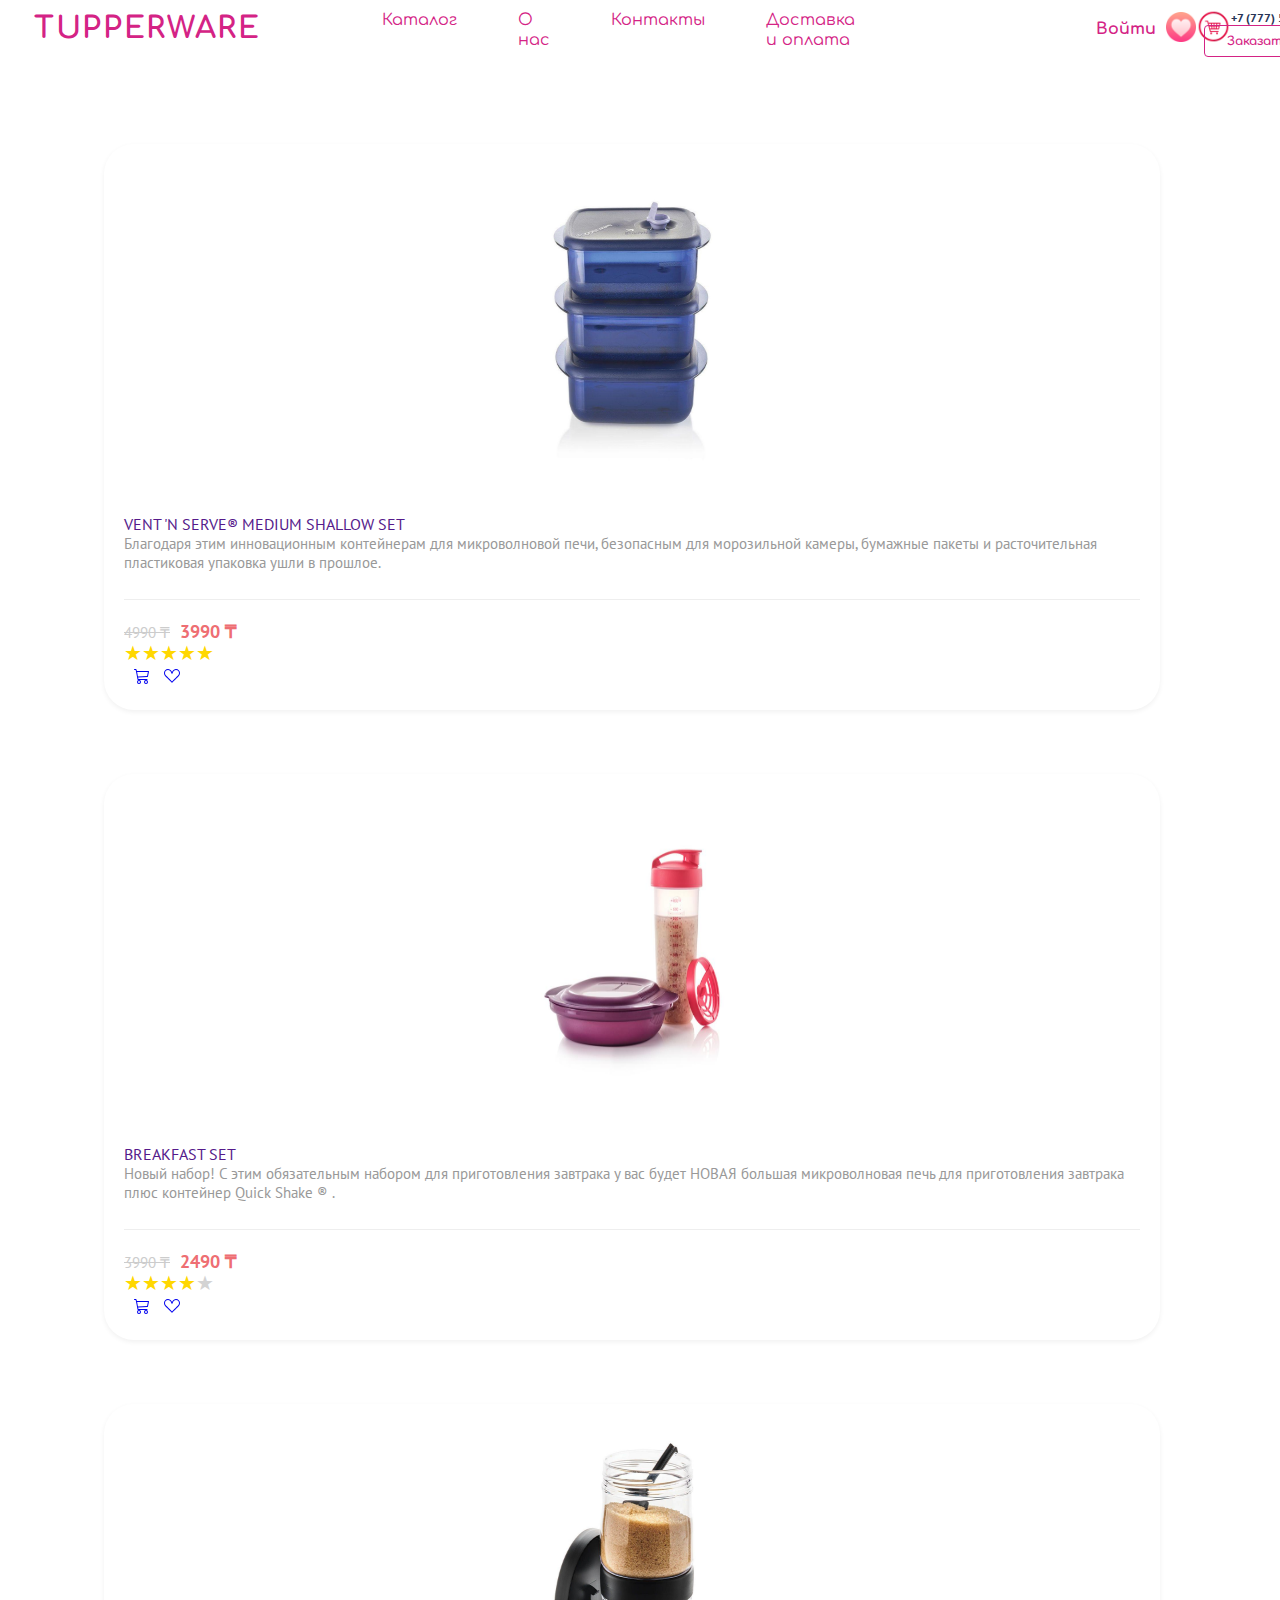
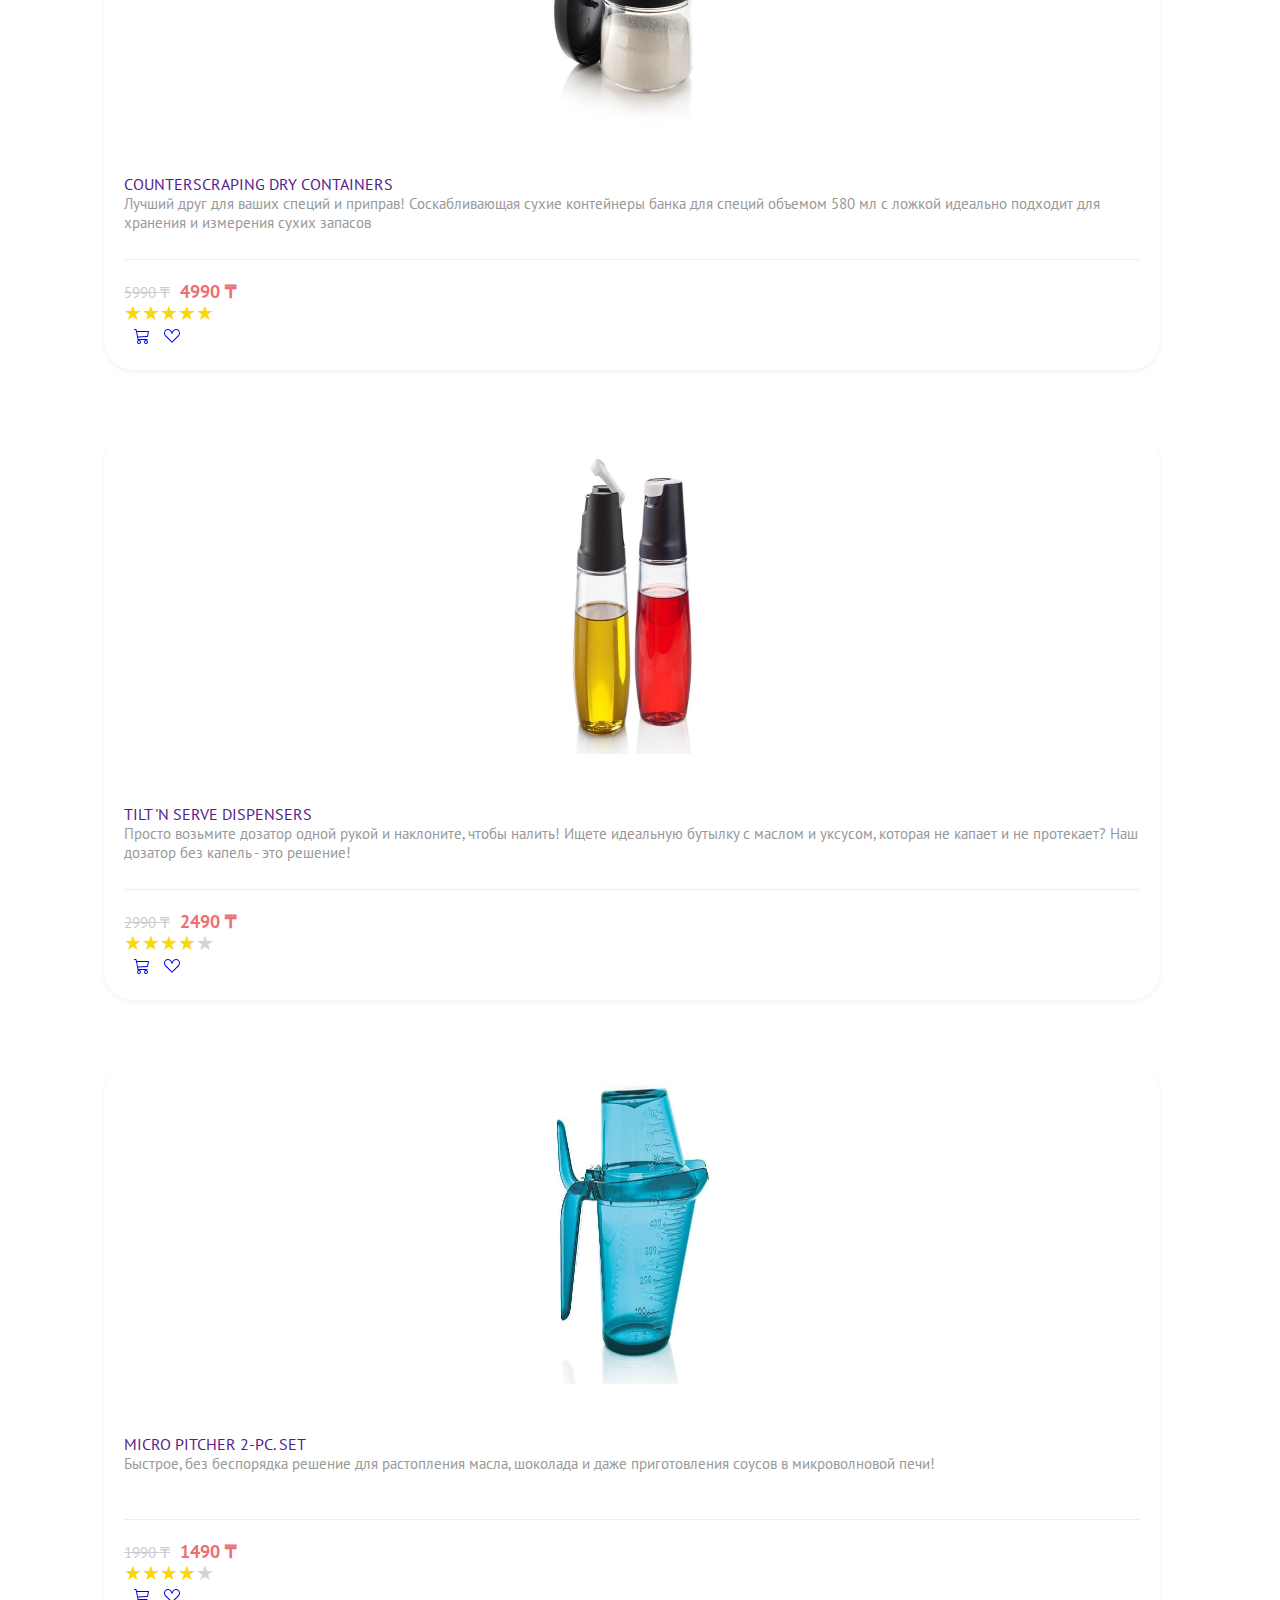
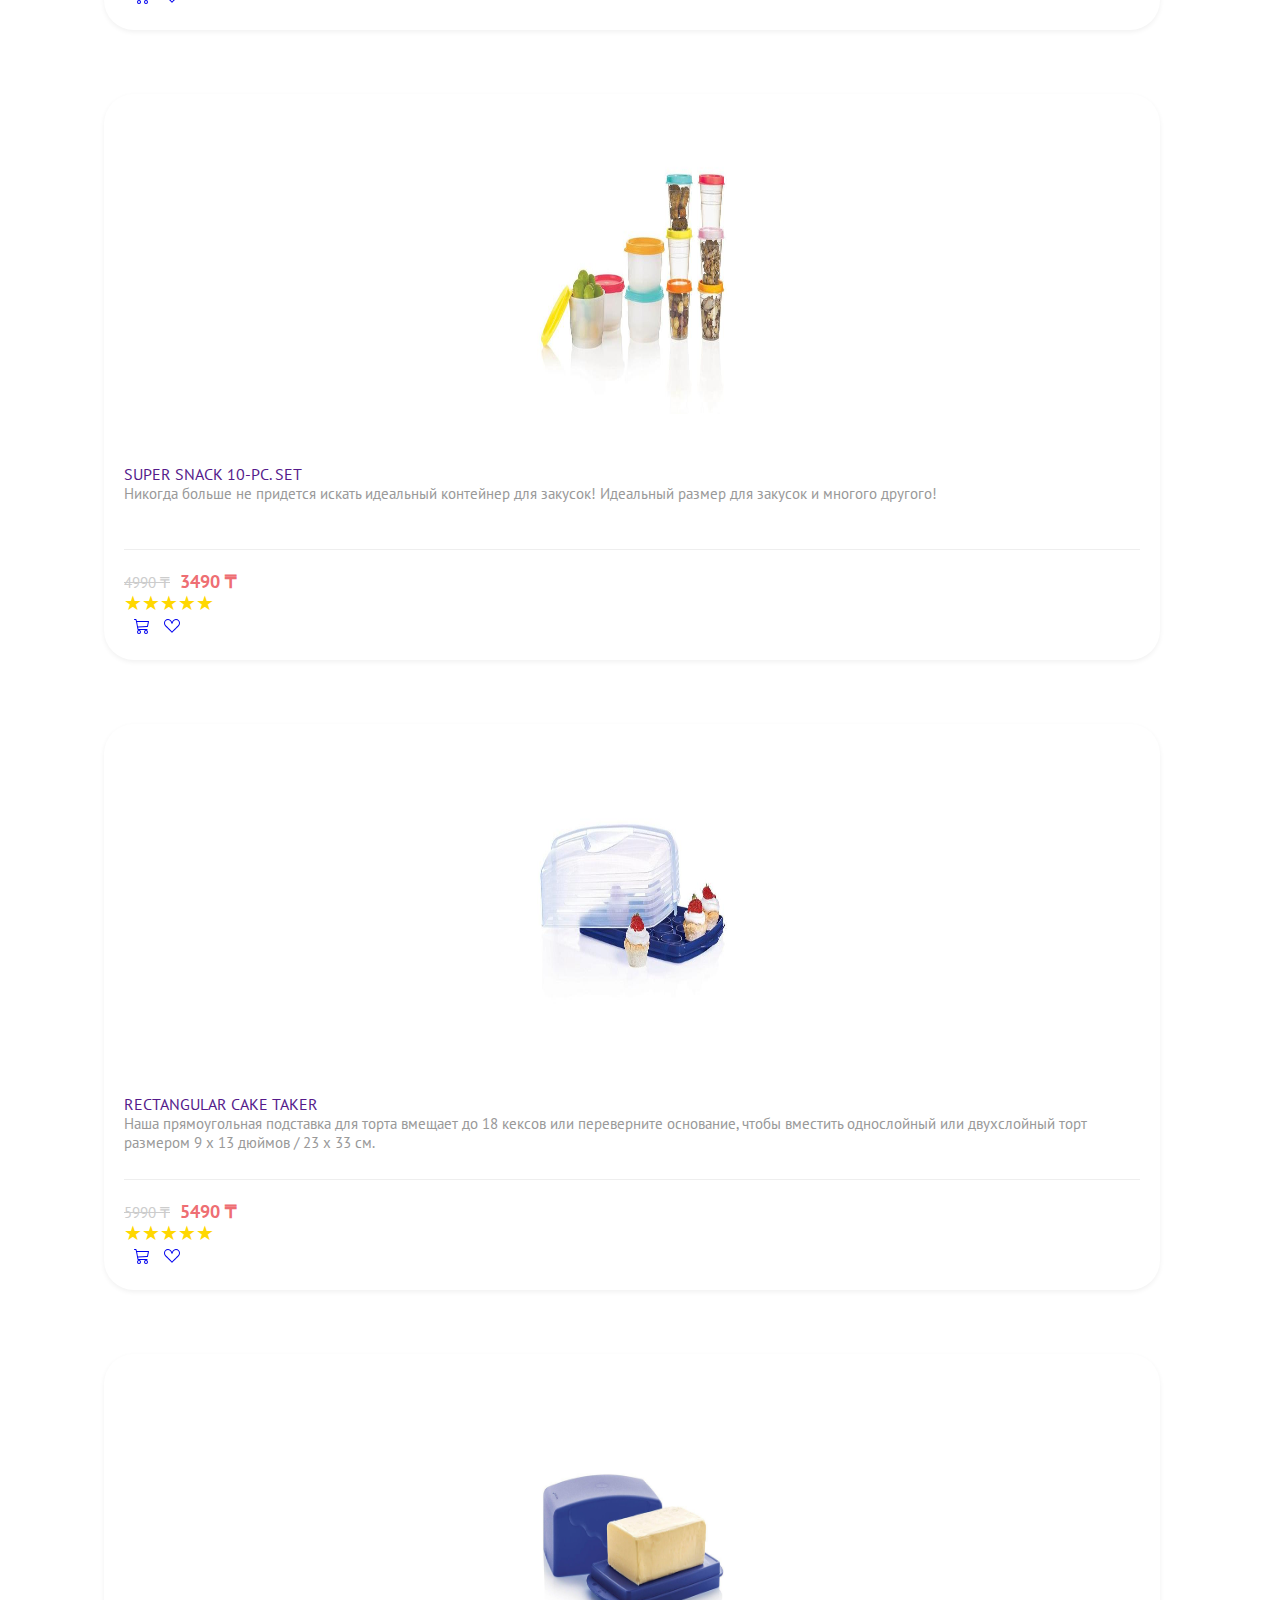
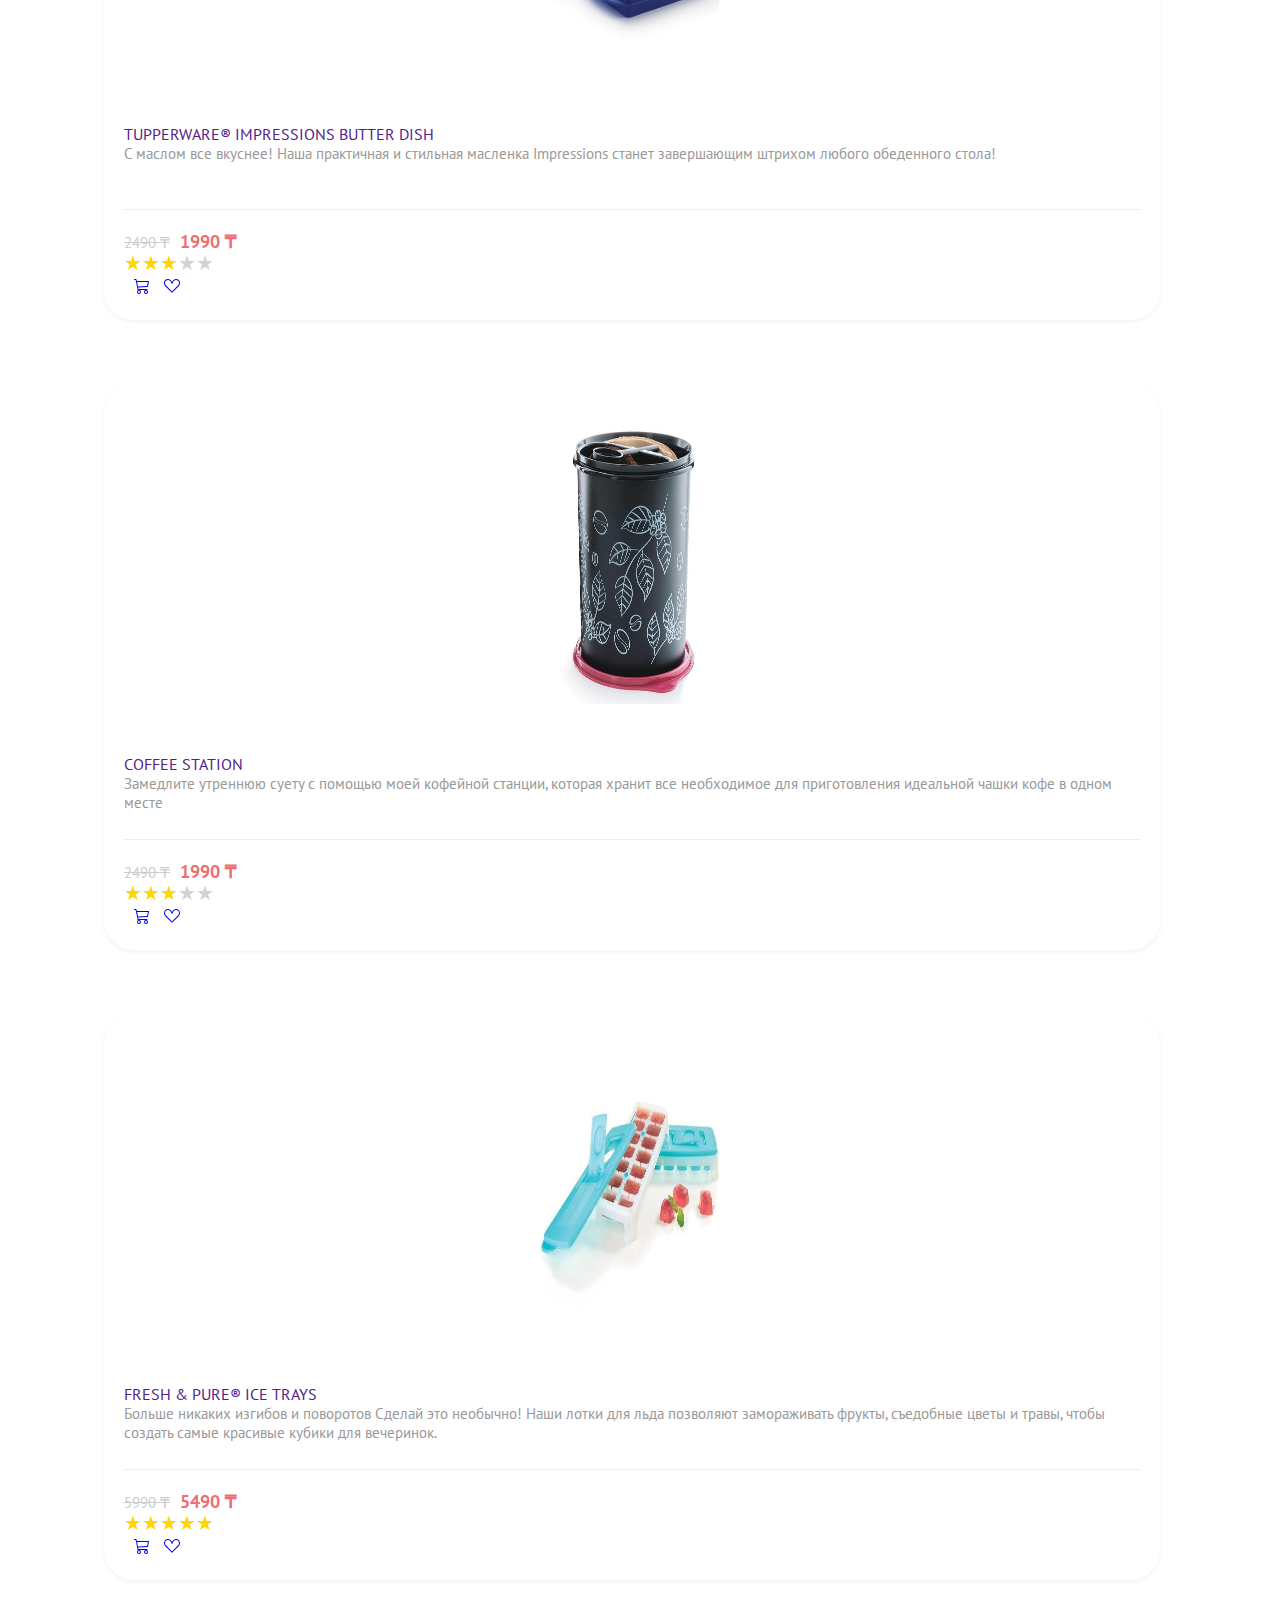
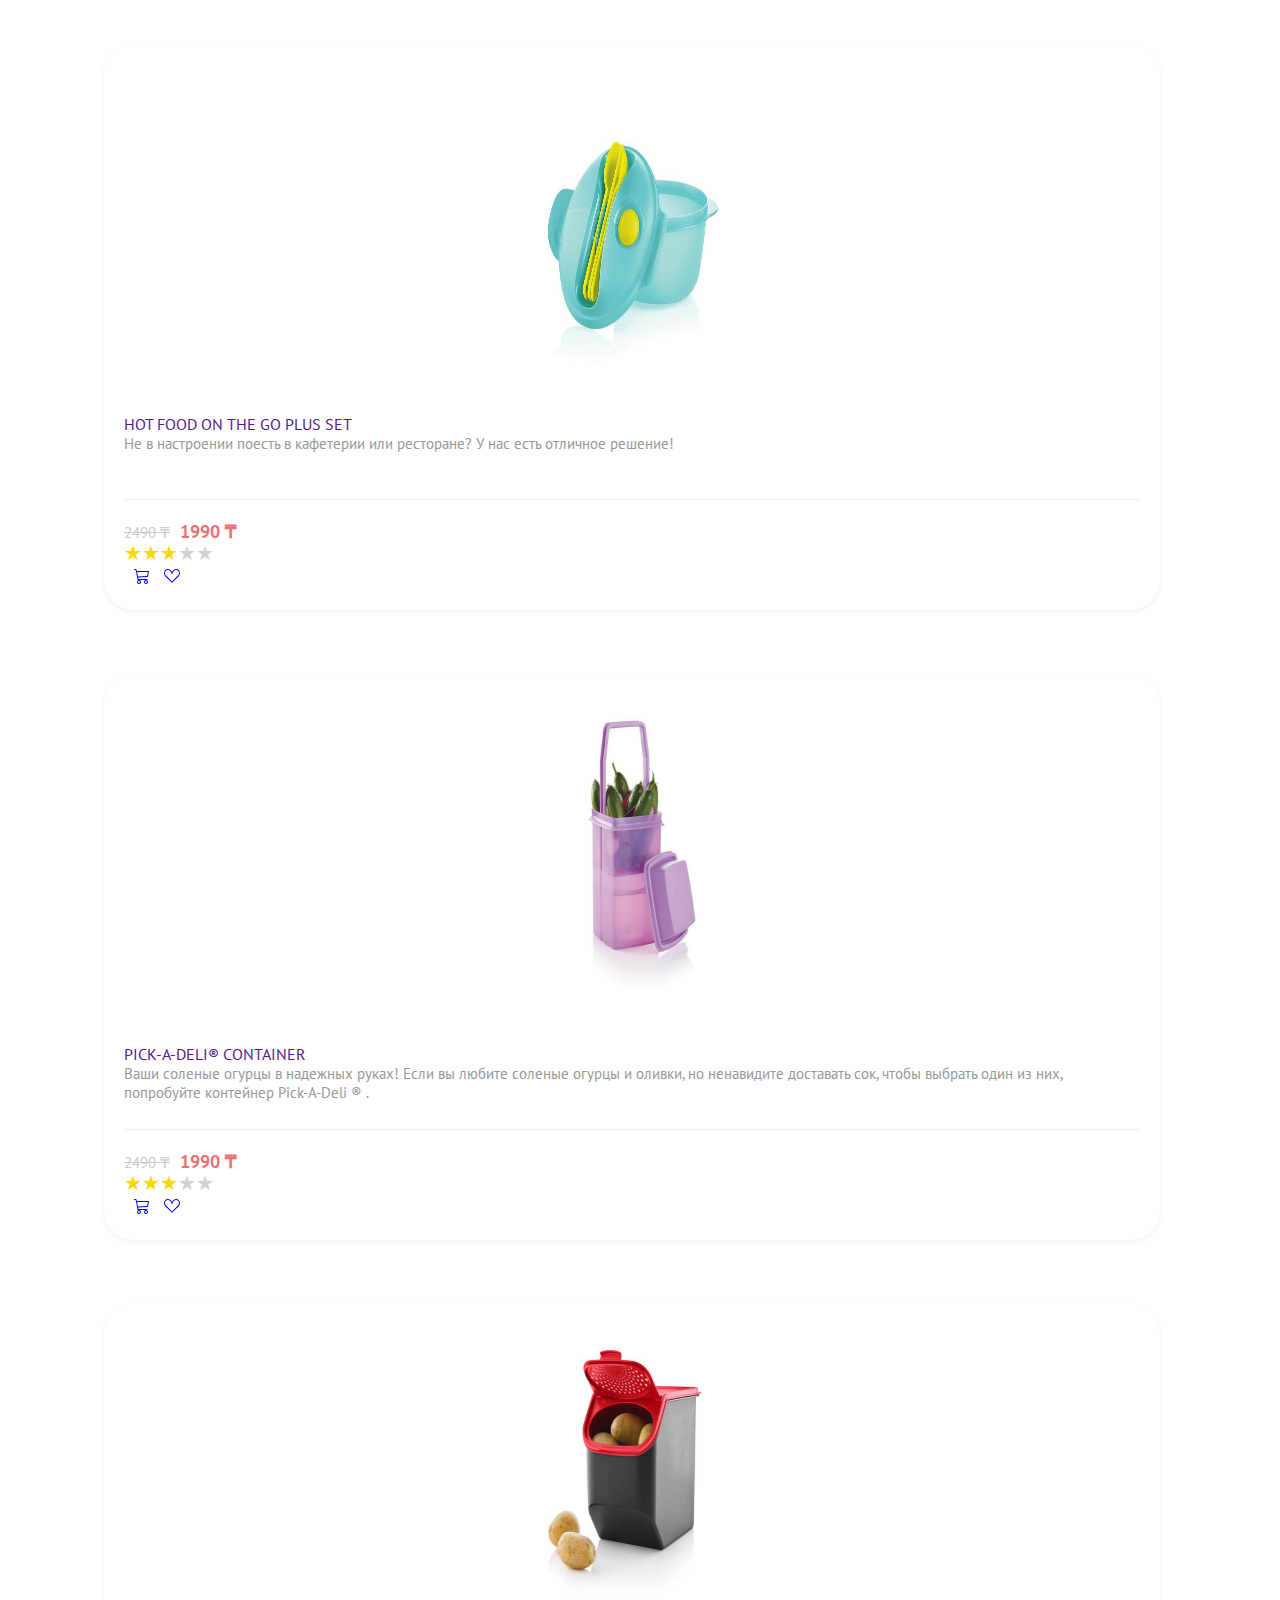
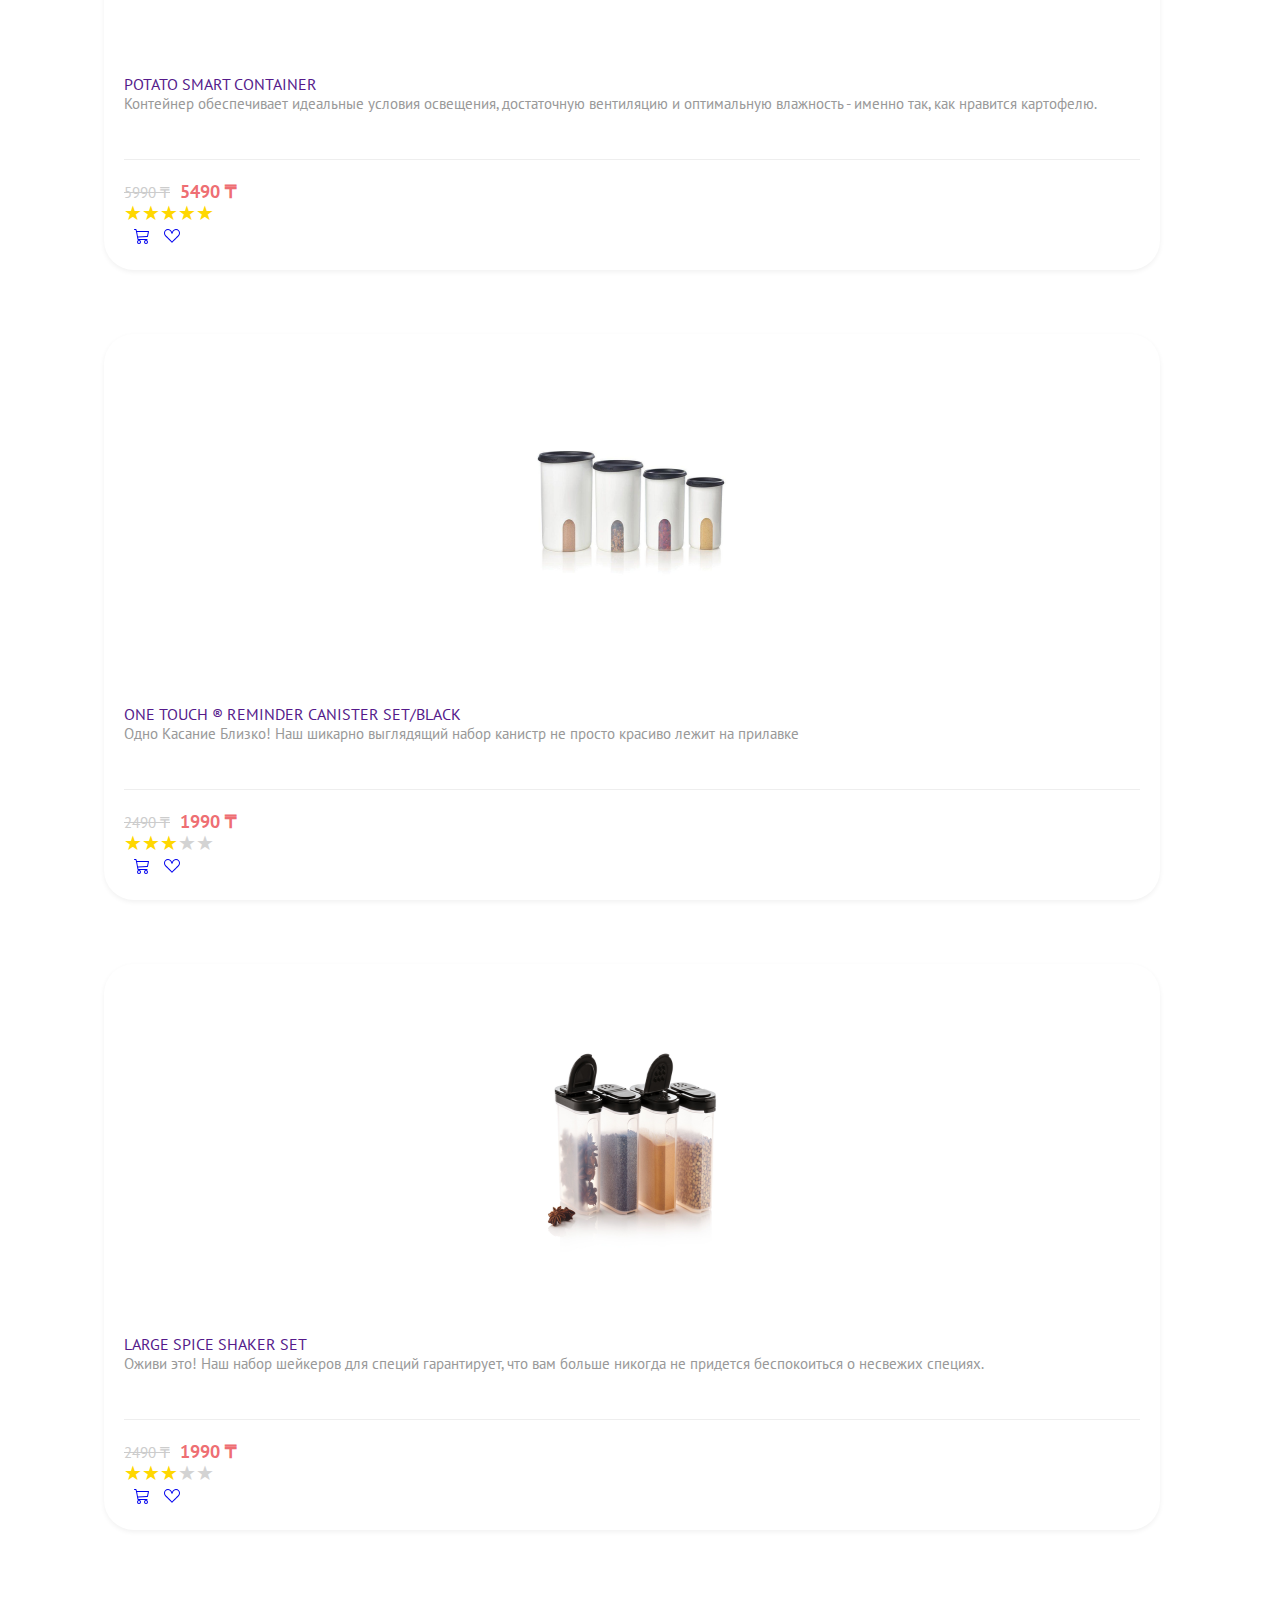
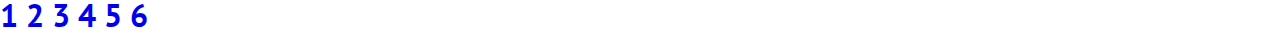
<file: Pages/food.html>
<!DOCTYPE html>
<html lang="en">
<head>
	<meta charset="UTF-8">
	<title>Tupperware</title>
	<link href="https://cdn.jsdelivr.net/npm/bootstrap@5.1.1/dist/css/bootstrap.min.css" rel="stylesheet"
          integrity="sha384-F3w7mX95PdgyTmZZMECAngseQB83DfGTowi0iMjiWaeVhAn4FJkqJByhZMI3AhiU" crossorigin="anonymous">
	<link href="https://fonts.googleapis.com/css2?family=PT+Sans:wght@400;700&display=swap" rel="stylesheet">
	<link rel="stylesheet" href="../css/catalog.css">
</head>
<body>
	<div class="nav">
		<a href="../index.html" class="logo">
		TUPPERWARE
		</a>
		<ul class="menu">
			<li>
				<a href="serve.html" id="cotalog">Каталог</a>
			</li>
			<li>
				<a href="aboutus.html">О нас</a>
			</li>
			<li>
				<a href="contact.html">Контакты</a>
			</li>
			<li>
				<a href="../post/post.html">Доставка и оплата</a>
			</li>
		</ul>

		<div class="log">	
			<a href="../registration/reg.html">
			<h4>Войти</h4>
			</a>
		</div>

		<div class="reg">
			<a href="">
				<img src="../img/heart.png" id="hert" alt="" width="30" height="30">
			</a>
		</div>
		<div class="reg2">
			<a href="">
				<img src="../img/kisspng-computer-icons-shopping-cart-retail-sales-5ac8d75db0f829.0507566715231117737249.png" id="kor" alt="" width="35" height="35">
			</a>
			
		</div>
		
		<div class="call">
			<span>
				+7 (777) 545-12-63
			</span>
			<a href="#" class="call-btn">
				Заказать звонок
			</a>
		</div>
	</div>

	<section class="main-content">
		<div class="container__cont">
			<div class="row">
				<div class="col-lg-4 col-sm-6" mb-3>
					<div class="product-card">
						<div class="product-thumb">
							<a href=""><img src="../img/meal.png" alt=""></a>
						</div>
						<div class="product-details">
							<h4><a href="">VENT 'N SERVE® MEDIUM SHALLOW SET</a></h4>
							<p>Благодаря этим инновационным контейнерам для микроволновой печи, безопасным для морозильной камеры, бумажные пакеты и расточительная пластиковая упаковка ушли в прошлое.</p>
						<div class="product-bottom-details d-flex justify-content-between">
							<div class="product-price">
								<small>4990 ₸</small> 3990 ₸
							</div>
							<div class="rating-mini">
								<span class="active"></span>	
								<span class="active"></span>    
								<span class="active"></span>  
								<span class="active"></span>
								<span class="active"></span>
		
							</div>
								<div class="product-links">
									<a href="#"><i class="bi bi-cart3"></i><svg xmlns="http://www.w3.org/2000/svg" width="16" height="16" fill="currentColor" class="bi bi-cart3" viewBox="0 0 16 16">
										<path d="M0 1.5A.5.5 0 0 1 .5 1H2a.5.5 0 0 1 .485.379L2.89 3H14.5a.5.5 0 0 1 .49.598l-1 5a.5.5 0 0 1-.465.401l-9.397.472L4.415 11H13a.5.5 0 0 1 0 1H4a.5.5 0 0 1-.491-.408L2.01 3.607 1.61 2H.5a.5.5 0 0 1-.5-.5zM3.102 4l.84 4.479 9.144-.459L13.89 4H3.102zM5 12a2 2 0 1 0 0 4 2 2 0 0 0 0-4zm7 0a2 2 0 1 0 0 4 2 2 0 0 0 0-4zm-7 1a1 1 0 1 1 0 2 1 1 0 0 1 0-2zm7 0a1 1 0 1 1 0 2 1 1 0 0 1 0-2z"/>
									  </svg></a>
									<a href="#"><i class="bi bi-suit-heart"></i><svg xmlns="http://www.w3.org/2000/svg" width="16" height="16" fill="currentColor" class="bi bi-suit-heart" viewBox="0 0 16 16">
										<path d="m8 6.236-.894-1.789c-.222-.443-.607-1.08-1.152-1.595C5.418 2.345 4.776 2 4 2 2.324 2 1 3.326 1 4.92c0 1.211.554 2.066 1.868 3.37.337.334.721.695 1.146 1.093C5.122 10.423 6.5 11.717 8 13.447c1.5-1.73 2.878-3.024 3.986-4.064.425-.398.81-.76 1.146-1.093C14.446 6.986 15 6.131 15 4.92 15 3.326 13.676 2 12 2c-.777 0-1.418.345-1.954.852-.545.515-.93 1.152-1.152 1.595L8 6.236zm.392 8.292a.513.513 0 0 1-.784 0c-1.601-1.902-3.05-3.262-4.243-4.381C1.3 8.208 0 6.989 0 4.92 0 2.755 1.79 1 4 1c1.6 0 2.719 1.05 3.404 2.008.26.365.458.716.596.992a7.55 7.55 0 0 1 .596-.992C9.281 2.049 10.4 1 12 1c2.21 0 4 1.755 4 3.92 0 2.069-1.3 3.288-3.365 5.227-1.193 1.12-2.642 2.48-4.243 4.38z"/>
									  </svg></a>
								</div>                         
							</div>
						</div>
					</div>
				</div>
	
				<div class="col-lg-4 col-sm-6" mb-3>
					<div class="product-card">
						<div class="product-thumb">
							<a href=""><img src="../img/breakfast-set-2011-0379_700x.jpg" alt=""></a>
						</div>
						<div class="product-details">
							<h4><a href="">BREAKFAST SET</a></h4>
							<p>Новый набор! С этим обязательным набором для приготовления завтрака у вас будет НОВАЯ большая микроволновая печь для приготовления завтрака плюс контейнер Quick Shake ® .
</p>
						<div class="product-bottom-details d-flex justify-content-between">
							<div class="product-price">
								<small>3990 ₸</small> 2490 ₸
							</div>
							<div class="rating-mini">
								<span class="active"></span>	
								<span class="active"></span>    
								<span class="active"></span>  
								<span class="active"></span>
								<span></span>
		
							</div>
								<div class="product-links">
									<a href="#"><i class="bi bi-cart3"></i><svg xmlns="http://www.w3.org/2000/svg" width="16" height="16" fill="currentColor" class="bi bi-cart3" viewBox="0 0 16 16">
										<path d="M0 1.5A.5.5 0 0 1 .5 1H2a.5.5 0 0 1 .485.379L2.89 3H14.5a.5.5 0 0 1 .49.598l-1 5a.5.5 0 0 1-.465.401l-9.397.472L4.415 11H13a.5.5 0 0 1 0 1H4a.5.5 0 0 1-.491-.408L2.01 3.607 1.61 2H.5a.5.5 0 0 1-.5-.5zM3.102 4l.84 4.479 9.144-.459L13.89 4H3.102zM5 12a2 2 0 1 0 0 4 2 2 0 0 0 0-4zm7 0a2 2 0 1 0 0 4 2 2 0 0 0 0-4zm-7 1a1 1 0 1 1 0 2 1 1 0 0 1 0-2zm7 0a1 1 0 1 1 0 2 1 1 0 0 1 0-2z"/>
									  </svg></a>
									<a href="#"><i class="bi bi-suit-heart"></i><svg xmlns="http://www.w3.org/2000/svg" width="16" height="16" fill="currentColor" class="bi bi-suit-heart" viewBox="0 0 16 16">
										<path d="m8 6.236-.894-1.789c-.222-.443-.607-1.08-1.152-1.595C5.418 2.345 4.776 2 4 2 2.324 2 1 3.326 1 4.92c0 1.211.554 2.066 1.868 3.37.337.334.721.695 1.146 1.093C5.122 10.423 6.5 11.717 8 13.447c1.5-1.73 2.878-3.024 3.986-4.064.425-.398.81-.76 1.146-1.093C14.446 6.986 15 6.131 15 4.92 15 3.326 13.676 2 12 2c-.777 0-1.418.345-1.954.852-.545.515-.93 1.152-1.152 1.595L8 6.236zm.392 8.292a.513.513 0 0 1-.784 0c-1.601-1.902-3.05-3.262-4.243-4.381C1.3 8.208 0 6.989 0 4.92 0 2.755 1.79 1 4 1c1.6 0 2.719 1.05 3.404 2.008.26.365.458.716.596.992a7.55 7.55 0 0 1 .596-.992C9.281 2.049 10.4 1 12 1c2.21 0 4 1.755 4 3.92 0 2.069-1.3 3.288-3.365 5.227-1.193 1.12-2.642 2.48-4.243 4.38z"/>
									  </svg></a>
								</div>                         
							</div>
						</div>
					</div>
				</div>
	
				<div class="col-lg-4 col-sm-6" mb-3>
					<div class="product-card">
						<div class="product-thumb">
							<a href=""><img src="../img/counter.png" alt=""></a>
						</div>
						<div class="product-details">
							<h4><a href="">COUNTERSCRAPING DRY CONTAINERS</a></h4>
							<p>Лучший друг для ваших специй и приправ!

Соскабливающая сухие контейнеры банка для специй объемом 580 мл с ложкой идеально подходит для хранения и измерения сухих запасов</p>

						<div class="product-bottom-details d-flex justify-content-between">
							<div class="product-price">
								<small>5990 ₸</small> 4990 ₸
							</div>
							<div class="rating-mini">
								<span class="active"></span>	
								<span class="active"></span>    
								<span class="active"></span>  
								<span class="active"></span>
								<span class="active"></span>
		
							</div>
								<div class="product-links">
									<a href="#"><i class="bi bi-cart3"></i><svg xmlns="http://www.w3.org/2000/svg" width="16" height="16" fill="currentColor" class="bi bi-cart3" viewBox="0 0 16 16">
										<path d="M0 1.5A.5.5 0 0 1 .5 1H2a.5.5 0 0 1 .485.379L2.89 3H14.5a.5.5 0 0 1 .49.598l-1 5a.5.5 0 0 1-.465.401l-9.397.472L4.415 11H13a.5.5 0 0 1 0 1H4a.5.5 0 0 1-.491-.408L2.01 3.607 1.61 2H.5a.5.5 0 0 1-.5-.5zM3.102 4l.84 4.479 9.144-.459L13.89 4H3.102zM5 12a2 2 0 1 0 0 4 2 2 0 0 0 0-4zm7 0a2 2 0 1 0 0 4 2 2 0 0 0 0-4zm-7 1a1 1 0 1 1 0 2 1 1 0 0 1 0-2zm7 0a1 1 0 1 1 0 2 1 1 0 0 1 0-2z"/>
									  </svg></a>
									<a href="#"><i class="bi bi-suit-heart"></i><svg xmlns="http://www.w3.org/2000/svg" width="16" height="16" fill="currentColor" class="bi bi-suit-heart" viewBox="0 0 16 16">
										<path d="m8 6.236-.894-1.789c-.222-.443-.607-1.08-1.152-1.595C5.418 2.345 4.776 2 4 2 2.324 2 1 3.326 1 4.92c0 1.211.554 2.066 1.868 3.37.337.334.721.695 1.146 1.093C5.122 10.423 6.5 11.717 8 13.447c1.5-1.73 2.878-3.024 3.986-4.064.425-.398.81-.76 1.146-1.093C14.446 6.986 15 6.131 15 4.92 15 3.326 13.676 2 12 2c-.777 0-1.418.345-1.954.852-.545.515-.93 1.152-1.152 1.595L8 6.236zm.392 8.292a.513.513 0 0 1-.784 0c-1.601-1.902-3.05-3.262-4.243-4.381C1.3 8.208 0 6.989 0 4.92 0 2.755 1.79 1 4 1c1.6 0 2.719 1.05 3.404 2.008.26.365.458.716.596.992a7.55 7.55 0 0 1 .596-.992C9.281 2.049 10.4 1 12 1c2.21 0 4 1.755 4 3.92 0 2.069-1.3 3.288-3.365 5.227-1.193 1.12-2.642 2.48-4.243 4.38z"/>
									  </svg></a>
								</div>                         
							</div>
						</div>
					</div>
				</div>
	
				<div class="col-lg-4 col-sm-6" mb-3>
					<div class="product-card">
						<div class="product-thumb">
							<a href=""><img src="../img/serve.png" alt=""></a>
						</div>
						<div class="product-details">
							<h4><a href="">TILT 'N SERVE DISPENSERS</a></h4>
							<p>Просто возьмите дозатор одной рукой и наклоните, чтобы налить!

Ищете идеальную бутылку с маслом и уксусом, которая не капает и не протекает? Наш дозатор без капель - это решение!</p>
						<div class="product-bottom-details d-flex justify-content-between">
							<div class="product-price">
								<small>2990 ₸</small> 2490 ₸
							</div>
							<div class="rating-mini">
								<span class="active"></span>	
								<span class="active"></span>    
								<span class="active"></span>  
								<span class="active"></span>
								<span></span>
							</div>
								<div class="product-links">
									<a href="#"><i class="bi bi-cart3"></i><svg xmlns="http://www.w3.org/2000/svg" width="16" height="16" fill="currentColor" class="bi bi-cart3" viewBox="0 0 16 16">
										<path d="M0 1.5A.5.5 0 0 1 .5 1H2a.5.5 0 0 1 .485.379L2.89 3H14.5a.5.5 0 0 1 .49.598l-1 5a.5.5 0 0 1-.465.401l-9.397.472L4.415 11H13a.5.5 0 0 1 0 1H4a.5.5 0 0 1-.491-.408L2.01 3.607 1.61 2H.5a.5.5 0 0 1-.5-.5zM3.102 4l.84 4.479 9.144-.459L13.89 4H3.102zM5 12a2 2 0 1 0 0 4 2 2 0 0 0 0-4zm7 0a2 2 0 1 0 0 4 2 2 0 0 0 0-4zm-7 1a1 1 0 1 1 0 2 1 1 0 0 1 0-2zm7 0a1 1 0 1 1 0 2 1 1 0 0 1 0-2z"/>
									  </svg></a>
									<a href="#"><i class="bi bi-suit-heart"></i><svg xmlns="http://www.w3.org/2000/svg" width="16" height="16" fill="currentColor" class="bi bi-suit-heart" viewBox="0 0 16 16">
										<path d="m8 6.236-.894-1.789c-.222-.443-.607-1.08-1.152-1.595C5.418 2.345 4.776 2 4 2 2.324 2 1 3.326 1 4.92c0 1.211.554 2.066 1.868 3.37.337.334.721.695 1.146 1.093C5.122 10.423 6.5 11.717 8 13.447c1.5-1.73 2.878-3.024 3.986-4.064.425-.398.81-.76 1.146-1.093C14.446 6.986 15 6.131 15 4.92 15 3.326 13.676 2 12 2c-.777 0-1.418.345-1.954.852-.545.515-.93 1.152-1.152 1.595L8 6.236zm.392 8.292a.513.513 0 0 1-.784 0c-1.601-1.902-3.05-3.262-4.243-4.381C1.3 8.208 0 6.989 0 4.92 0 2.755 1.79 1 4 1c1.6 0 2.719 1.05 3.404 2.008.26.365.458.716.596.992a7.55 7.55 0 0 1 .596-.992C9.281 2.049 10.4 1 12 1c2.21 0 4 1.755 4 3.92 0 2.069-1.3 3.288-3.365 5.227-1.193 1.12-2.642 2.48-4.243 4.38z"/>
									  </svg></a>
								</div>                         
							</div>
						</div>
					</div>
				</div>
	
				<div class="col-lg-4 col-sm-6" mb-3>
					<div class="product-card">
						<div class="product-thumb">
							<a href=""><img src="../img/micset.jpg" alt=""></a>
						</div>
						<div class="product-details">
							<h4><a href="">MICRO PITCHER 2-PC. SET</a></h4>
							<p>Быстрое, без беспорядка решение для растопления масла, шоколада и даже приготовления соусов в микроволновой печи!</p>
						<div class="product-bottom-details d-flex justify-content-between">
							<div class="product-price">
								<small>1990 ₸</small> 1490 ₸
							</div>
							<div class="rating-mini">
								<span class="active"></span>	
								<span class="active"></span>    
								<span class="active"></span>  
								<span class="active"></span>
								<span></span>
							</div>
								<div class="product-links">
									<a href="#"><i class="bi bi-cart3"></i><svg xmlns="http://www.w3.org/2000/svg" width="16" height="16" fill="currentColor" class="bi bi-cart3" viewBox="0 0 16 16">
										<path d="M0 1.5A.5.5 0 0 1 .5 1H2a.5.5 0 0 1 .485.379L2.89 3H14.5a.5.5 0 0 1 .49.598l-1 5a.5.5 0 0 1-.465.401l-9.397.472L4.415 11H13a.5.5 0 0 1 0 1H4a.5.5 0 0 1-.491-.408L2.01 3.607 1.61 2H.5a.5.5 0 0 1-.5-.5zM3.102 4l.84 4.479 9.144-.459L13.89 4H3.102zM5 12a2 2 0 1 0 0 4 2 2 0 0 0 0-4zm7 0a2 2 0 1 0 0 4 2 2 0 0 0 0-4zm-7 1a1 1 0 1 1 0 2 1 1 0 0 1 0-2zm7 0a1 1 0 1 1 0 2 1 1 0 0 1 0-2z"/>
									  </svg></a>
									<a href="#"><i class="bi bi-suit-heart"></i><svg xmlns="http://www.w3.org/2000/svg" width="16" height="16" fill="currentColor" class="bi bi-suit-heart" viewBox="0 0 16 16">
										<path d="m8 6.236-.894-1.789c-.222-.443-.607-1.08-1.152-1.595C5.418 2.345 4.776 2 4 2 2.324 2 1 3.326 1 4.92c0 1.211.554 2.066 1.868 3.37.337.334.721.695 1.146 1.093C5.122 10.423 6.5 11.717 8 13.447c1.5-1.73 2.878-3.024 3.986-4.064.425-.398.81-.76 1.146-1.093C14.446 6.986 15 6.131 15 4.92 15 3.326 13.676 2 12 2c-.777 0-1.418.345-1.954.852-.545.515-.93 1.152-1.152 1.595L8 6.236zm.392 8.292a.513.513 0 0 1-.784 0c-1.601-1.902-3.05-3.262-4.243-4.381C1.3 8.208 0 6.989 0 4.92 0 2.755 1.79 1 4 1c1.6 0 2.719 1.05 3.404 2.008.26.365.458.716.596.992a7.55 7.55 0 0 1 .596-.992C9.281 2.049 10.4 1 12 1c2.21 0 4 1.755 4 3.92 0 2.069-1.3 3.288-3.365 5.227-1.193 1.12-2.642 2.48-4.243 4.38z"/>
									  </svg></a>
								</div>                         
							</div>
						</div>
					</div>
				</div>
	
				<div class="col-lg-4 col-sm-6" mb-3>
					<div class="product-card">
						<div class="product-thumb">
							<a href=""><img src="../img/super.jpg" alt=""></a>
						</div>
						<div class="product-details">
							<h4><a href="">SUPER SNACK 10-PC. SET</a></h4>
							<p>Никогда больше не придется искать идеальный контейнер для закусок!

Идеальный размер для закусок и многого другого!</p>
						<div class="product-bottom-details d-flex justify-content-between">
							<div class="product-price">
								<small>4990 ₸</small> 3490 ₸
							</div>
							<div class="rating-mini">
								<span class="active"></span>	
								<span class="active"></span>    
								<span class="active"></span>  
								<span class="active"></span>
								<span class="active"></span>
							</div>
								<div class="product-links">
									<a href="#"><i class="bi bi-cart3"></i><svg xmlns="http://www.w3.org/2000/svg" width="16" height="16" fill="currentColor" class="bi bi-cart3" viewBox="0 0 16 16">
										<path d="M0 1.5A.5.5 0 0 1 .5 1H2a.5.5 0 0 1 .485.379L2.89 3H14.5a.5.5 0 0 1 .49.598l-1 5a.5.5 0 0 1-.465.401l-9.397.472L4.415 11H13a.5.5 0 0 1 0 1H4a.5.5 0 0 1-.491-.408L2.01 3.607 1.61 2H.5a.5.5 0 0 1-.5-.5zM3.102 4l.84 4.479 9.144-.459L13.89 4H3.102zM5 12a2 2 0 1 0 0 4 2 2 0 0 0 0-4zm7 0a2 2 0 1 0 0 4 2 2 0 0 0 0-4zm-7 1a1 1 0 1 1 0 2 1 1 0 0 1 0-2zm7 0a1 1 0 1 1 0 2 1 1 0 0 1 0-2z"/>
									  </svg></a>
									<a href="#"><i class="bi bi-suit-heart"></i><svg xmlns="http://www.w3.org/2000/svg" width="16" height="16" fill="currentColor" class="bi bi-suit-heart" viewBox="0 0 16 16">
										<path d="m8 6.236-.894-1.789c-.222-.443-.607-1.08-1.152-1.595C5.418 2.345 4.776 2 4 2 2.324 2 1 3.326 1 4.92c0 1.211.554 2.066 1.868 3.37.337.334.721.695 1.146 1.093C5.122 10.423 6.5 11.717 8 13.447c1.5-1.73 2.878-3.024 3.986-4.064.425-.398.81-.76 1.146-1.093C14.446 6.986 15 6.131 15 4.92 15 3.326 13.676 2 12 2c-.777 0-1.418.345-1.954.852-.545.515-.93 1.152-1.152 1.595L8 6.236zm.392 8.292a.513.513 0 0 1-.784 0c-1.601-1.902-3.05-3.262-4.243-4.381C1.3 8.208 0 6.989 0 4.92 0 2.755 1.79 1 4 1c1.6 0 2.719 1.05 3.404 2.008.26.365.458.716.596.992a7.55 7.55 0 0 1 .596-.992C9.281 2.049 10.4 1 12 1c2.21 0 4 1.755 4 3.92 0 2.069-1.3 3.288-3.365 5.227-1.193 1.12-2.642 2.48-4.243 4.38z"/>
									  </svg></a>
								</div>                         
							</div>
						</div>
					</div>
				</div>
	
				<div class="col-lg-4 col-sm-6" mb-3>
					<div class="product-card">
						<div class="product-thumb">
							<a href=""><img src="../img/cake.jpg" alt=""></a>
						</div>
						<div class="product-details">
							<h4><a href="">RECTANGULAR CAKE TAKER</a></h4>
							<p>Наша прямоугольная подставка для торта вмещает до 18 кексов или переверните основание, чтобы вместить однослойный или двухслойный торт размером 9 х 13 дюймов / 23 х 33 см.</p>
						<div class="product-bottom-details d-flex justify-content-between">
							<div class="product-price">
								<small>5990 ₸</small> 5490 ₸
							</div>
							<div class="rating-mini">
								<span class="active"></span>	
								<span class="active"></span>    
								<span class="active"></span>  
								<span class="active"></span>
								<span class="active"></span>
							</div>
								<div class="product-links">
									<a href="#"><i class="bi bi-cart3"></i><svg xmlns="http://www.w3.org/2000/svg" width="16" height="16" fill="currentColor" class="bi bi-cart3" viewBox="0 0 16 16">
										<path d="M0 1.5A.5.5 0 0 1 .5 1H2a.5.5 0 0 1 .485.379L2.89 3H14.5a.5.5 0 0 1 .49.598l-1 5a.5.5 0 0 1-.465.401l-9.397.472L4.415 11H13a.5.5 0 0 1 0 1H4a.5.5 0 0 1-.491-.408L2.01 3.607 1.61 2H.5a.5.5 0 0 1-.5-.5zM3.102 4l.84 4.479 9.144-.459L13.89 4H3.102zM5 12a2 2 0 1 0 0 4 2 2 0 0 0 0-4zm7 0a2 2 0 1 0 0 4 2 2 0 0 0 0-4zm-7 1a1 1 0 1 1 0 2 1 1 0 0 1 0-2zm7 0a1 1 0 1 1 0 2 1 1 0 0 1 0-2z"/>
									  </svg></a>
									<a href="#"><i class="bi bi-suit-heart"></i><svg xmlns="http://www.w3.org/2000/svg" width="16" height="16" fill="currentColor" class="bi bi-suit-heart" viewBox="0 0 16 16">
										<path d="m8 6.236-.894-1.789c-.222-.443-.607-1.08-1.152-1.595C5.418 2.345 4.776 2 4 2 2.324 2 1 3.326 1 4.92c0 1.211.554 2.066 1.868 3.37.337.334.721.695 1.146 1.093C5.122 10.423 6.5 11.717 8 13.447c1.5-1.73 2.878-3.024 3.986-4.064.425-.398.81-.76 1.146-1.093C14.446 6.986 15 6.131 15 4.92 15 3.326 13.676 2 12 2c-.777 0-1.418.345-1.954.852-.545.515-.93 1.152-1.152 1.595L8 6.236zm.392 8.292a.513.513 0 0 1-.784 0c-1.601-1.902-3.05-3.262-4.243-4.381C1.3 8.208 0 6.989 0 4.92 0 2.755 1.79 1 4 1c1.6 0 2.719 1.05 3.404 2.008.26.365.458.716.596.992a7.55 7.55 0 0 1 .596-.992C9.281 2.049 10.4 1 12 1c2.21 0 4 1.755 4 3.92 0 2.069-1.3 3.288-3.365 5.227-1.193 1.12-2.642 2.48-4.243 4.38z"/>
									  </svg></a>
								</div>                         
							</div>
						</div>
					</div>
				</div>
	
				<div class="col-lg-4 col-sm-6" mb-3>
					<div class="product-card">
						<div class="product-thumb">
							<a href=""><img src="../img/butter.png" alt=""></a>
						</div>
						<div class="product-details">
							<h4><a href="">TUPPERWARE® IMPRESSIONS BUTTER DISH</a></h4>
							<p>С маслом все вкуснее!

Наша практичная и стильная масленка Impressions станет завершающим штрихом любого обеденного стола!</p>
						<div class="product-bottom-details d-flex justify-content-between">
							<div class="product-price">
								<small>2490 ₸</small> 1990 ₸
							</div>
							<div class="rating-mini">
								<span class="active"></span>	
								<span class="active"></span>    
								<span class="active"></span>  
								<span></span>
								<span></span>
							</div>
								<div class="product-links">
									<a href="#"><i class="bi bi-cart3"></i><svg xmlns="http://www.w3.org/2000/svg" width="16" height="16" fill="currentColor" class="bi bi-cart3" viewBox="0 0 16 16">
										<path d="M0 1.5A.5.5 0 0 1 .5 1H2a.5.5 0 0 1 .485.379L2.89 3H14.5a.5.5 0 0 1 .49.598l-1 5a.5.5 0 0 1-.465.401l-9.397.472L4.415 11H13a.5.5 0 0 1 0 1H4a.5.5 0 0 1-.491-.408L2.01 3.607 1.61 2H.5a.5.5 0 0 1-.5-.5zM3.102 4l.84 4.479 9.144-.459L13.89 4H3.102zM5 12a2 2 0 1 0 0 4 2 2 0 0 0 0-4zm7 0a2 2 0 1 0 0 4 2 2 0 0 0 0-4zm-7 1a1 1 0 1 1 0 2 1 1 0 0 1 0-2zm7 0a1 1 0 1 1 0 2 1 1 0 0 1 0-2z"/>
									  </svg></a>
									<a href="#"><i class="bi bi-suit-heart"></i><svg xmlns="http://www.w3.org/2000/svg" width="16" height="16" fill="currentColor" class="bi bi-suit-heart" viewBox="0 0 16 16">
										<path d="m8 6.236-.894-1.789c-.222-.443-.607-1.08-1.152-1.595C5.418 2.345 4.776 2 4 2 2.324 2 1 3.326 1 4.92c0 1.211.554 2.066 1.868 3.37.337.334.721.695 1.146 1.093C5.122 10.423 6.5 11.717 8 13.447c1.5-1.73 2.878-3.024 3.986-4.064.425-.398.81-.76 1.146-1.093C14.446 6.986 15 6.131 15 4.92 15 3.326 13.676 2 12 2c-.777 0-1.418.345-1.954.852-.545.515-.93 1.152-1.152 1.595L8 6.236zm.392 8.292a.513.513 0 0 1-.784 0c-1.601-1.902-3.05-3.262-4.243-4.381C1.3 8.208 0 6.989 0 4.92 0 2.755 1.79 1 4 1c1.6 0 2.719 1.05 3.404 2.008.26.365.458.716.596.992a7.55 7.55 0 0 1 .596-.992C9.281 2.049 10.4 1 12 1c2.21 0 4 1.755 4 3.92 0 2.069-1.3 3.288-3.365 5.227-1.193 1.12-2.642 2.48-4.243 4.38z"/>
									  </svg></a>
								</div>                         
							</div>
						</div>
					</div>
				</div>
	
				<div class="col-lg-4 col-sm-6" mb-3>
					<div class="product-card">
						<div class="product-thumb">
							<a href=""><img src="../img/coffee.jpg" alt=""></a>
						</div>
						<div class="product-details">
							<h4><a href="">COFFEE STATION</a></h4>
							<p>Замедлите утреннюю суету с помощью моей кофейной станции, которая хранит все необходимое для приготовления идеальной чашки кофе в одном месте </p>
						<div class="product-bottom-details d-flex justify-content-between">
							<div class="product-price">
								<small>2490 ₸</small> 1990 ₸
							</div>
							<div class="rating-mini">
								<span class="active"></span>	
								<span class="active"></span>    
								<span class="active"></span>  
								<span></span>
								<span></span>
							</div>
								<div class="product-links">
									<a href="#"><i class="bi bi-cart3"></i><svg xmlns="http://www.w3.org/2000/svg" width="16" height="16" fill="currentColor" class="bi bi-cart3" viewBox="0 0 16 16">
										<path d="M0 1.5A.5.5 0 0 1 .5 1H2a.5.5 0 0 1 .485.379L2.89 3H14.5a.5.5 0 0 1 .49.598l-1 5a.5.5 0 0 1-.465.401l-9.397.472L4.415 11H13a.5.5 0 0 1 0 1H4a.5.5 0 0 1-.491-.408L2.01 3.607 1.61 2H.5a.5.5 0 0 1-.5-.5zM3.102 4l.84 4.479 9.144-.459L13.89 4H3.102zM5 12a2 2 0 1 0 0 4 2 2 0 0 0 0-4zm7 0a2 2 0 1 0 0 4 2 2 0 0 0 0-4zm-7 1a1 1 0 1 1 0 2 1 1 0 0 1 0-2zm7 0a1 1 0 1 1 0 2 1 1 0 0 1 0-2z"/>
									  </svg></a>
									<a href="#"><i class="bi bi-suit-heart"></i><svg xmlns="http://www.w3.org/2000/svg" width="16" height="16" fill="currentColor" class="bi bi-suit-heart" viewBox="0 0 16 16">
										<path d="m8 6.236-.894-1.789c-.222-.443-.607-1.08-1.152-1.595C5.418 2.345 4.776 2 4 2 2.324 2 1 3.326 1 4.92c0 1.211.554 2.066 1.868 3.37.337.334.721.695 1.146 1.093C5.122 10.423 6.5 11.717 8 13.447c1.5-1.73 2.878-3.024 3.986-4.064.425-.398.81-.76 1.146-1.093C14.446 6.986 15 6.131 15 4.92 15 3.326 13.676 2 12 2c-.777 0-1.418.345-1.954.852-.545.515-.93 1.152-1.152 1.595L8 6.236zm.392 8.292a.513.513 0 0 1-.784 0c-1.601-1.902-3.05-3.262-4.243-4.381C1.3 8.208 0 6.989 0 4.92 0 2.755 1.79 1 4 1c1.6 0 2.719 1.05 3.404 2.008.26.365.458.716.596.992a7.55 7.55 0 0 1 .596-.992C9.281 2.049 10.4 1 12 1c2.21 0 4 1.755 4 3.92 0 2.069-1.3 3.288-3.365 5.227-1.193 1.12-2.642 2.48-4.243 4.38z"/>
									  </svg></a>
								</div>                         
							</div>
						</div>
					</div>
				</div>
	
				<div class="col-lg-4 col-sm-6" mb-3>
					<div class="product-card">
						<div class="product-thumb">
							<a href=""><img src="../img/ice.jpg" alt=""></a>
						</div>
						<div class="product-details">
							<h4><a href="">FRESH & PURE® ICE TRAYS</a></h4>
							<p>Больше никаких изгибов и поворотов

Сделай это необычно! Наши лотки для льда позволяют замораживать фрукты, съедобные цветы и травы, чтобы создать самые красивые кубики для вечеринок. </p>
						<div class="product-bottom-details d-flex justify-content-between">
							<div class="product-price">
								<small>5990 ₸</small> 5490 ₸
							</div>
							<div class="rating-mini">
								<span class="active"></span>	
								<span class="active"></span>    
								<span class="active"></span>  
								<span class="active"></span>
								<span class="active"></span>
							</div>
								<div class="product-links">
									<a href="#"><i class="bi bi-cart3"></i><svg xmlns="http://www.w3.org/2000/svg" width="16" height="16" fill="currentColor" class="bi bi-cart3" viewBox="0 0 16 16">
										<path d="M0 1.5A.5.5 0 0 1 .5 1H2a.5.5 0 0 1 .485.379L2.89 3H14.5a.5.5 0 0 1 .49.598l-1 5a.5.5 0 0 1-.465.401l-9.397.472L4.415 11H13a.5.5 0 0 1 0 1H4a.5.5 0 0 1-.491-.408L2.01 3.607 1.61 2H.5a.5.5 0 0 1-.5-.5zM3.102 4l.84 4.479 9.144-.459L13.89 4H3.102zM5 12a2 2 0 1 0 0 4 2 2 0 0 0 0-4zm7 0a2 2 0 1 0 0 4 2 2 0 0 0 0-4zm-7 1a1 1 0 1 1 0 2 1 1 0 0 1 0-2zm7 0a1 1 0 1 1 0 2 1 1 0 0 1 0-2z"/>
									  </svg></a>
									<a href="#"><i class="bi bi-suit-heart"></i><svg xmlns="http://www.w3.org/2000/svg" width="16" height="16" fill="currentColor" class="bi bi-suit-heart" viewBox="0 0 16 16">
										<path d="m8 6.236-.894-1.789c-.222-.443-.607-1.08-1.152-1.595C5.418 2.345 4.776 2 4 2 2.324 2 1 3.326 1 4.92c0 1.211.554 2.066 1.868 3.37.337.334.721.695 1.146 1.093C5.122 10.423 6.5 11.717 8 13.447c1.5-1.73 2.878-3.024 3.986-4.064.425-.398.81-.76 1.146-1.093C14.446 6.986 15 6.131 15 4.92 15 3.326 13.676 2 12 2c-.777 0-1.418.345-1.954.852-.545.515-.93 1.152-1.152 1.595L8 6.236zm.392 8.292a.513.513 0 0 1-.784 0c-1.601-1.902-3.05-3.262-4.243-4.381C1.3 8.208 0 6.989 0 4.92 0 2.755 1.79 1 4 1c1.6 0 2.719 1.05 3.404 2.008.26.365.458.716.596.992a7.55 7.55 0 0 1 .596-.992C9.281 2.049 10.4 1 12 1c2.21 0 4 1.755 4 3.92 0 2.069-1.3 3.288-3.365 5.227-1.193 1.12-2.642 2.48-4.243 4.38z"/>
									  </svg></a>
								</div>                         
							</div>
						</div>
					</div>
				</div>
	
				<div class="col-lg-4 col-sm-6" mb-3>
					<div class="product-card">
						<div class="product-thumb">
							<a href=""><img src="../img/hot.jpg" alt=""></a>
						</div>
						<div class="product-details">
							<h4><a href="">HOT FOOD ON THE GO PLUS SET</a></h4>
							<p>Не в настроении поесть в кафетерии или ресторане? У нас есть отличное решение!​</p>
						<div class="product-bottom-details d-flex justify-content-between">
							<div class="product-price">
								<small>2490 ₸</small> 1990 ₸
							</div>
							<div class="rating-mini">
								<span class="active"></span>	
								<span class="active"></span>    
								<span class="active"></span>  
								<span></span>
								<span></span>
							</div>
								<div class="product-links">
									<a href="#"><i class="bi bi-cart3"></i><svg xmlns="http://www.w3.org/2000/svg" width="16" height="16" fill="currentColor" class="bi bi-cart3" viewBox="0 0 16 16">
										<path d="M0 1.5A.5.5 0 0 1 .5 1H2a.5.5 0 0 1 .485.379L2.89 3H14.5a.5.5 0 0 1 .49.598l-1 5a.5.5 0 0 1-.465.401l-9.397.472L4.415 11H13a.5.5 0 0 1 0 1H4a.5.5 0 0 1-.491-.408L2.01 3.607 1.61 2H.5a.5.5 0 0 1-.5-.5zM3.102 4l.84 4.479 9.144-.459L13.89 4H3.102zM5 12a2 2 0 1 0 0 4 2 2 0 0 0 0-4zm7 0a2 2 0 1 0 0 4 2 2 0 0 0 0-4zm-7 1a1 1 0 1 1 0 2 1 1 0 0 1 0-2zm7 0a1 1 0 1 1 0 2 1 1 0 0 1 0-2z"/>
									  </svg></a>
									<a href="#"><i class="bi bi-suit-heart"></i><svg xmlns="http://www.w3.org/2000/svg" width="16" height="16" fill="currentColor" class="bi bi-suit-heart" viewBox="0 0 16 16">
										<path d="m8 6.236-.894-1.789c-.222-.443-.607-1.08-1.152-1.595C5.418 2.345 4.776 2 4 2 2.324 2 1 3.326 1 4.92c0 1.211.554 2.066 1.868 3.37.337.334.721.695 1.146 1.093C5.122 10.423 6.5 11.717 8 13.447c1.5-1.73 2.878-3.024 3.986-4.064.425-.398.81-.76 1.146-1.093C14.446 6.986 15 6.131 15 4.92 15 3.326 13.676 2 12 2c-.777 0-1.418.345-1.954.852-.545.515-.93 1.152-1.152 1.595L8 6.236zm.392 8.292a.513.513 0 0 1-.784 0c-1.601-1.902-3.05-3.262-4.243-4.381C1.3 8.208 0 6.989 0 4.92 0 2.755 1.79 1 4 1c1.6 0 2.719 1.05 3.404 2.008.26.365.458.716.596.992a7.55 7.55 0 0 1 .596-.992C9.281 2.049 10.4 1 12 1c2.21 0 4 1.755 4 3.92 0 2.069-1.3 3.288-3.365 5.227-1.193 1.12-2.642 2.48-4.243 4.38z"/>
									  </svg></a>
								</div>                         
							</div>
						</div>
					</div>
				</div>
	
				<div class="col-lg-4 col-sm-6" mb-3>
					<div class="product-card">
						<div class="product-thumb">
							<a href=""><img src="../img/pick.png" alt=""></a>
						</div>
						<div class="product-details">
							<h4><a href="">PICK-A-DELI® CONTAINER</a></h4>
							<p>Ваши соленые огурцы в надежных руках!

Если вы любите соленые огурцы и оливки, но ненавидите доставать сок, чтобы выбрать один из них, попробуйте контейнер Pick-A-Deli ® .</p>
						<div class="product-bottom-details d-flex justify-content-between">
							<div class="product-price">
								<small>2490 ₸</small> 1990 ₸
							</div>
							<div class="rating-mini">
								<span class="active"></span>	
								<span class="active"></span>    
								<span class="active"></span>  
								<span></span>
								<span></span>
							</div>
								<div class="product-links">
									<a href="#"><i class="bi bi-cart3"></i><svg xmlns="http://www.w3.org/2000/svg" width="16" height="16" fill="currentColor" class="bi bi-cart3" viewBox="0 0 16 16">
										<path d="M0 1.5A.5.5 0 0 1 .5 1H2a.5.5 0 0 1 .485.379L2.89 3H14.5a.5.5 0 0 1 .49.598l-1 5a.5.5 0 0 1-.465.401l-9.397.472L4.415 11H13a.5.5 0 0 1 0 1H4a.5.5 0 0 1-.491-.408L2.01 3.607 1.61 2H.5a.5.5 0 0 1-.5-.5zM3.102 4l.84 4.479 9.144-.459L13.89 4H3.102zM5 12a2 2 0 1 0 0 4 2 2 0 0 0 0-4zm7 0a2 2 0 1 0 0 4 2 2 0 0 0 0-4zm-7 1a1 1 0 1 1 0 2 1 1 0 0 1 0-2zm7 0a1 1 0 1 1 0 2 1 1 0 0 1 0-2z"/>
									  </svg></a>
									<a href="#"><i class="bi bi-suit-heart"></i><svg xmlns="http://www.w3.org/2000/svg" width="16" height="16" fill="currentColor" class="bi bi-suit-heart" viewBox="0 0 16 16">
										<path d="m8 6.236-.894-1.789c-.222-.443-.607-1.08-1.152-1.595C5.418 2.345 4.776 2 4 2 2.324 2 1 3.326 1 4.92c0 1.211.554 2.066 1.868 3.37.337.334.721.695 1.146 1.093C5.122 10.423 6.5 11.717 8 13.447c1.5-1.73 2.878-3.024 3.986-4.064.425-.398.81-.76 1.146-1.093C14.446 6.986 15 6.131 15 4.92 15 3.326 13.676 2 12 2c-.777 0-1.418.345-1.954.852-.545.515-.93 1.152-1.152 1.595L8 6.236zm.392 8.292a.513.513 0 0 1-.784 0c-1.601-1.902-3.05-3.262-4.243-4.381C1.3 8.208 0 6.989 0 4.92 0 2.755 1.79 1 4 1c1.6 0 2.719 1.05 3.404 2.008.26.365.458.716.596.992a7.55 7.55 0 0 1 .596-.992C9.281 2.049 10.4 1 12 1c2.21 0 4 1.755 4 3.92 0 2.069-1.3 3.288-3.365 5.227-1.193 1.12-2.642 2.48-4.243 4.38z"/>
									  </svg></a>
								</div>                         
							</div>
						</div>
					</div>
				</div>
	
				<div class="col-lg-4 col-sm-6" mb-3>
					<div class="product-card">
						<div class="product-thumb">
							<a href=""><img src="../img/potato-smart-container_600x.jpg" alt=""></a>
						</div>
						<div class="product-details">
							<h4><a href="">POTATO SMART CONTAINER</a></h4>
							<p>Контейнер обеспечивает идеальные условия освещения, достаточную вентиляцию и оптимальную влажность - именно так, как нравится картофелю.</p>
						<div class="product-bottom-details d-flex justify-content-between">
							<div class="product-price">
								<small>5990 ₸</small> 5490 ₸
							</div>
							<div class="rating-mini">
								<span class="active"></span>	
								<span class="active"></span>    
								<span class="active"></span>  
								<span class="active"></span>
								<span class="active"></span>
							</div>
								<div class="product-links">
									<a href="#"><i class="bi bi-cart3"></i><svg xmlns="http://www.w3.org/2000/svg" width="16" height="16" fill="currentColor" class="bi bi-cart3" viewBox="0 0 16 16">
										<path d="M0 1.5A.5.5 0 0 1 .5 1H2a.5.5 0 0 1 .485.379L2.89 3H14.5a.5.5 0 0 1 .49.598l-1 5a.5.5 0 0 1-.465.401l-9.397.472L4.415 11H13a.5.5 0 0 1 0 1H4a.5.5 0 0 1-.491-.408L2.01 3.607 1.61 2H.5a.5.5 0 0 1-.5-.5zM3.102 4l.84 4.479 9.144-.459L13.89 4H3.102zM5 12a2 2 0 1 0 0 4 2 2 0 0 0 0-4zm7 0a2 2 0 1 0 0 4 2 2 0 0 0 0-4zm-7 1a1 1 0 1 1 0 2 1 1 0 0 1 0-2zm7 0a1 1 0 1 1 0 2 1 1 0 0 1 0-2z"/>
									  </svg></a>
									<a href="#"><i class="bi bi-suit-heart"></i><svg xmlns="http://www.w3.org/2000/svg" width="16" height="16" fill="currentColor" class="bi bi-suit-heart" viewBox="0 0 16 16">
										<path d="m8 6.236-.894-1.789c-.222-.443-.607-1.08-1.152-1.595C5.418 2.345 4.776 2 4 2 2.324 2 1 3.326 1 4.92c0 1.211.554 2.066 1.868 3.37.337.334.721.695 1.146 1.093C5.122 10.423 6.5 11.717 8 13.447c1.5-1.73 2.878-3.024 3.986-4.064.425-.398.81-.76 1.146-1.093C14.446 6.986 15 6.131 15 4.92 15 3.326 13.676 2 12 2c-.777 0-1.418.345-1.954.852-.545.515-.93 1.152-1.152 1.595L8 6.236zm.392 8.292a.513.513 0 0 1-.784 0c-1.601-1.902-3.05-3.262-4.243-4.381C1.3 8.208 0 6.989 0 4.92 0 2.755 1.79 1 4 1c1.6 0 2.719 1.05 3.404 2.008.26.365.458.716.596.992a7.55 7.55 0 0 1 .596-.992C9.281 2.049 10.4 1 12 1c2.21 0 4 1.755 4 3.92 0 2.069-1.3 3.288-3.365 5.227-1.193 1.12-2.642 2.48-4.243 4.38z"/>
									  </svg></a>
								</div>                         
							</div>
						</div>
					</div>
				</div>
	
				<div class="col-lg-4 col-sm-6" mb-3>
					<div class="product-card">
						<div class="product-thumb">
							<a href=""><img src="../img/onet.png" alt=""></a>
						</div>
						<div class="product-details">
							<h4><a href="">ONE TOUCH ® REMINDER CANISTER SET/BLACK</a></h4>
							<p>Одно Касание Близко! Наш шикарно выглядящий набор канистр не просто красиво лежит на прилавке​</p>
						<div class="product-bottom-details d-flex justify-content-between">
							<div class="product-price">
								<small>2490 ₸</small> 1990 ₸
							</div>
							<div class="rating-mini">
								<span class="active"></span>	
								<span class="active"></span>    
								<span class="active"></span>  
								<span></span>
								<span></span>
							</div>
								<div class="product-links">
									<a href="#"><i class="bi bi-cart3"></i><svg xmlns="http://www.w3.org/2000/svg" width="16" height="16" fill="currentColor" class="bi bi-cart3" viewBox="0 0 16 16">
										<path d="M0 1.5A.5.5 0 0 1 .5 1H2a.5.5 0 0 1 .485.379L2.89 3H14.5a.5.5 0 0 1 .49.598l-1 5a.5.5 0 0 1-.465.401l-9.397.472L4.415 11H13a.5.5 0 0 1 0 1H4a.5.5 0 0 1-.491-.408L2.01 3.607 1.61 2H.5a.5.5 0 0 1-.5-.5zM3.102 4l.84 4.479 9.144-.459L13.89 4H3.102zM5 12a2 2 0 1 0 0 4 2 2 0 0 0 0-4zm7 0a2 2 0 1 0 0 4 2 2 0 0 0 0-4zm-7 1a1 1 0 1 1 0 2 1 1 0 0 1 0-2zm7 0a1 1 0 1 1 0 2 1 1 0 0 1 0-2z"/>
									  </svg></a>
									<a href="#"><i class="bi bi-suit-heart"></i><svg xmlns="http://www.w3.org/2000/svg" width="16" height="16" fill="currentColor" class="bi bi-suit-heart" viewBox="0 0 16 16">
										<path d="m8 6.236-.894-1.789c-.222-.443-.607-1.08-1.152-1.595C5.418 2.345 4.776 2 4 2 2.324 2 1 3.326 1 4.92c0 1.211.554 2.066 1.868 3.37.337.334.721.695 1.146 1.093C5.122 10.423 6.5 11.717 8 13.447c1.5-1.73 2.878-3.024 3.986-4.064.425-.398.81-.76 1.146-1.093C14.446 6.986 15 6.131 15 4.92 15 3.326 13.676 2 12 2c-.777 0-1.418.345-1.954.852-.545.515-.93 1.152-1.152 1.595L8 6.236zm.392 8.292a.513.513 0 0 1-.784 0c-1.601-1.902-3.05-3.262-4.243-4.381C1.3 8.208 0 6.989 0 4.92 0 2.755 1.79 1 4 1c1.6 0 2.719 1.05 3.404 2.008.26.365.458.716.596.992a7.55 7.55 0 0 1 .596-.992C9.281 2.049 10.4 1 12 1c2.21 0 4 1.755 4 3.92 0 2.069-1.3 3.288-3.365 5.227-1.193 1.12-2.642 2.48-4.243 4.38z"/>
									  </svg></a>
								</div>                         
							</div>
						</div>
					</div>
				</div>
	
				<div class="col-lg-4 col-sm-6" mb-3>
					<div class="product-card">
						<div class="product-thumb">
							<a href=""><img src="../img/large.png" alt=""></a>
						</div>
						<div class="product-details">
							<h4><a href="">LARGE SPICE SHAKER SET</a></h4>
							<p>Оживи это! Наш набор шейкеров для специй гарантирует, что вам больше никогда не придется беспокоиться о несвежих специях. </p>
						<div class="product-bottom-details d-flex justify-content-between">
							<div class="product-price">
								<small>2490 ₸</small> 1990 ₸
							</div>
							<div class="rating-mini">
								<span class="active"></span>	
								<span class="active"></span>    
								<span class="active"></span>  
								<span></span>
								<span></span>
							</div>
								<div class="product-links">
									<a href="#"><i class="bi bi-cart3"></i><svg xmlns="http://www.w3.org/2000/svg" width="16" height="16" fill="currentColor" class="bi bi-cart3" viewBox="0 0 16 16">
										<path d="M0 1.5A.5.5 0 0 1 .5 1H2a.5.5 0 0 1 .485.379L2.89 3H14.5a.5.5 0 0 1 .49.598l-1 5a.5.5 0 0 1-.465.401l-9.397.472L4.415 11H13a.5.5 0 0 1 0 1H4a.5.5 0 0 1-.491-.408L2.01 3.607 1.61 2H.5a.5.5 0 0 1-.5-.5zM3.102 4l.84 4.479 9.144-.459L13.89 4H3.102zM5 12a2 2 0 1 0 0 4 2 2 0 0 0 0-4zm7 0a2 2 0 1 0 0 4 2 2 0 0 0 0-4zm-7 1a1 1 0 1 1 0 2 1 1 0 0 1 0-2zm7 0a1 1 0 1 1 0 2 1 1 0 0 1 0-2z"/>
									  </svg></a>
									<a href="#"><i class="bi bi-suit-heart"></i><svg xmlns="http://www.w3.org/2000/svg" width="16" height="16" fill="currentColor" class="bi bi-suit-heart" viewBox="0 0 16 16">
										<path d="m8 6.236-.894-1.789c-.222-.443-.607-1.08-1.152-1.595C5.418 2.345 4.776 2 4 2 2.324 2 1 3.326 1 4.92c0 1.211.554 2.066 1.868 3.37.337.334.721.695 1.146 1.093C5.122 10.423 6.5 11.717 8 13.447c1.5-1.73 2.878-3.024 3.986-4.064.425-.398.81-.76 1.146-1.093C14.446 6.986 15 6.131 15 4.92 15 3.326 13.676 2 12 2c-.777 0-1.418.345-1.954.852-.545.515-.93 1.152-1.152 1.595L8 6.236zm.392 8.292a.513.513 0 0 1-.784 0c-1.601-1.902-3.05-3.262-4.243-4.381C1.3 8.208 0 6.989 0 4.92 0 2.755 1.79 1 4 1c1.6 0 2.719 1.05 3.404 2.008.26.365.458.716.596.992a7.55 7.55 0 0 1 .596-.992C9.281 2.049 10.4 1 12 1c2.21 0 4 1.755 4 3.92 0 2.069-1.3 3.288-3.365 5.227-1.193 1.12-2.642 2.48-4.243 4.38z"/>
									  </svg></a>
								</div>                         
							</div>
						</div>
					</div>
				</div>
			</div>
		</div>
	</section>
	<div class="page">
        <h1>
    <a href="cook.html">1</a>
    <a href="food.html">2</a>
    <a href="go.html">3</a>
    <a href="kitchen.html">4</a>
    <a href="serve.html">5</a>
    <a href="home.html">6</a>
</h1>
</div>
</body>
</html>
</file>
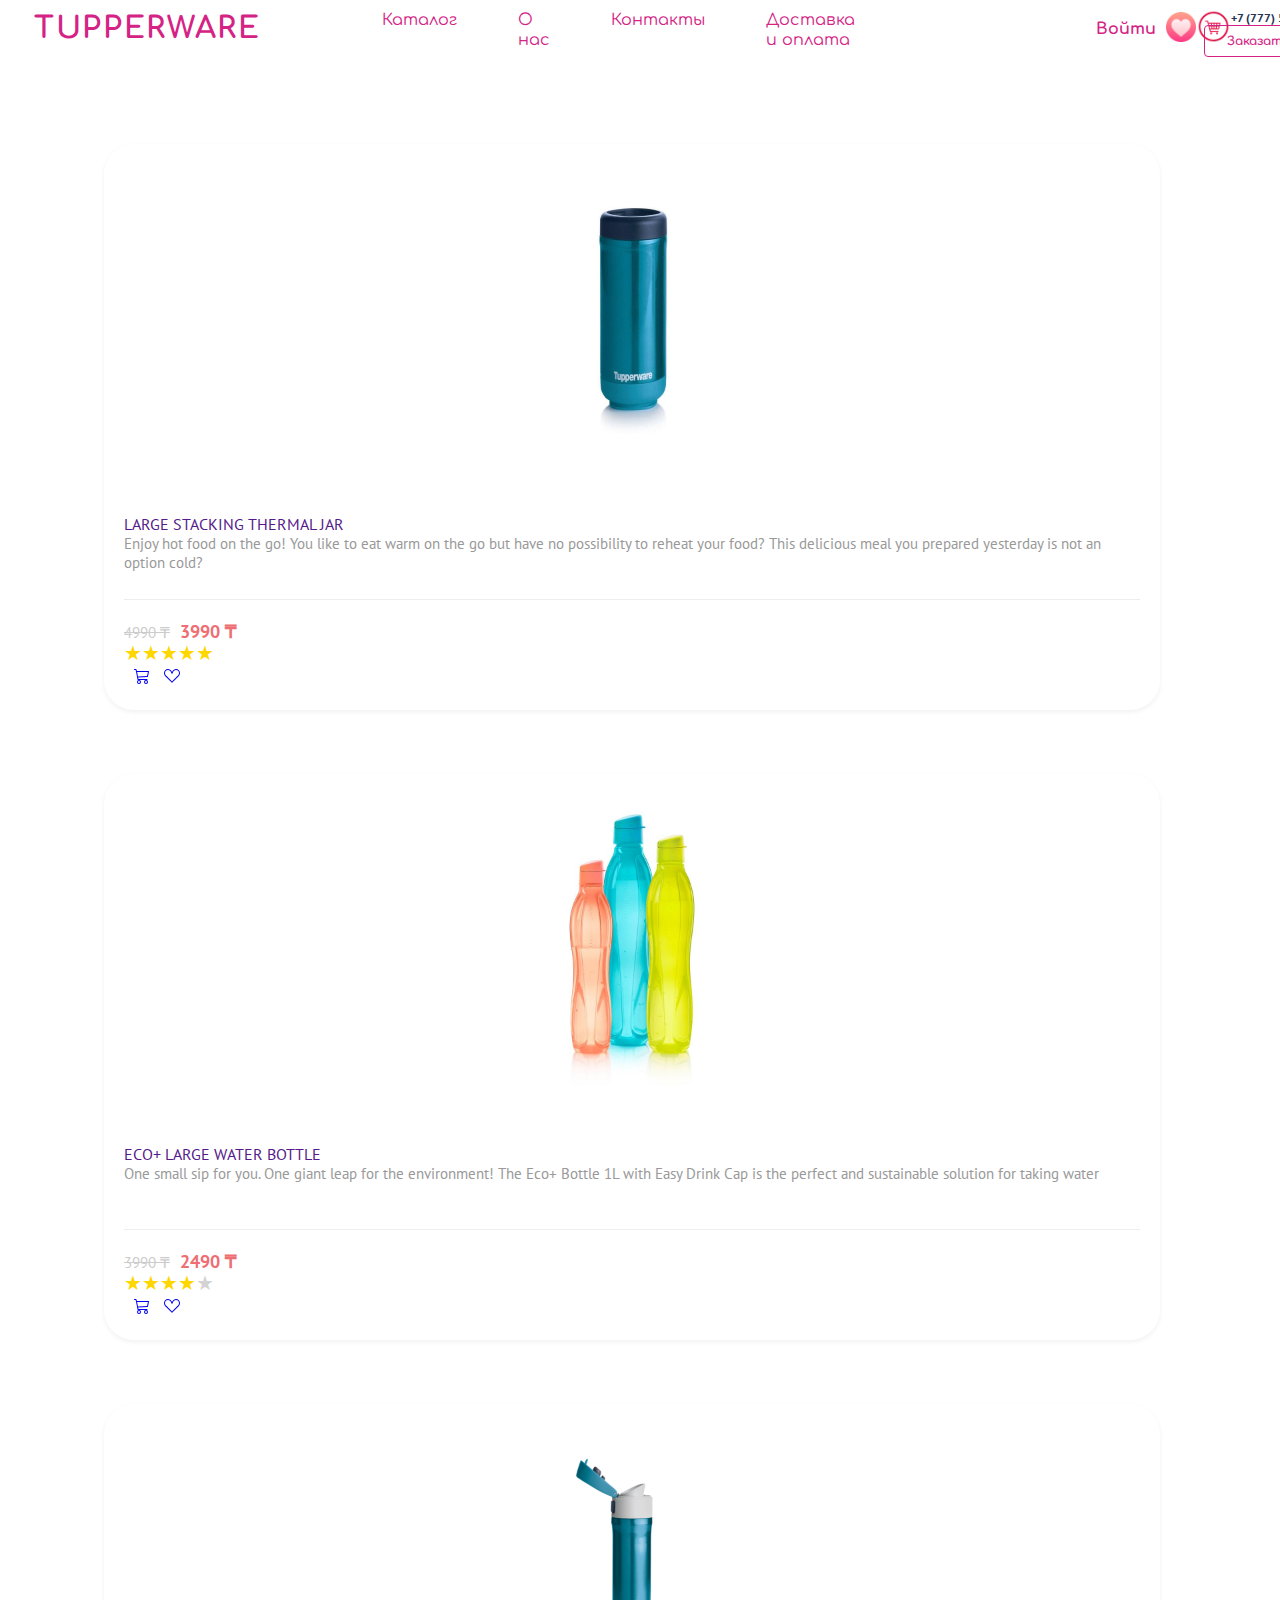
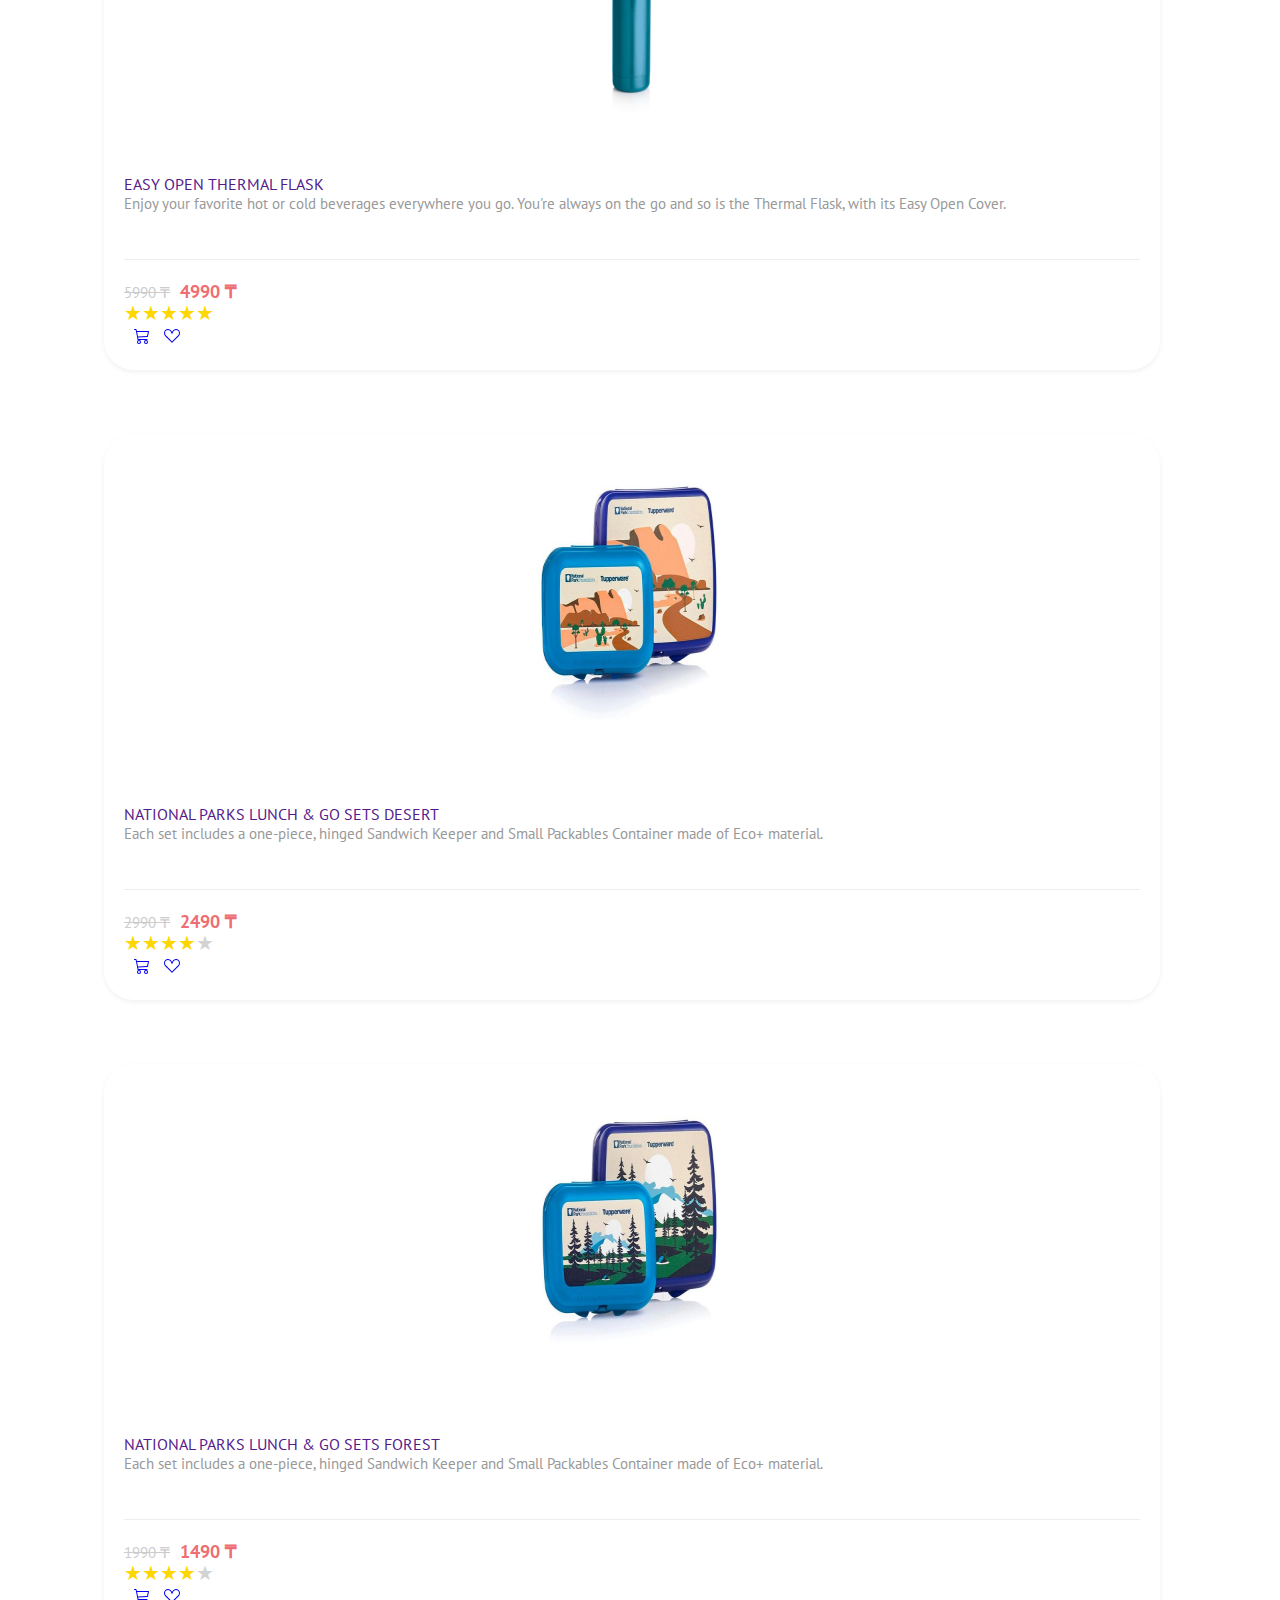
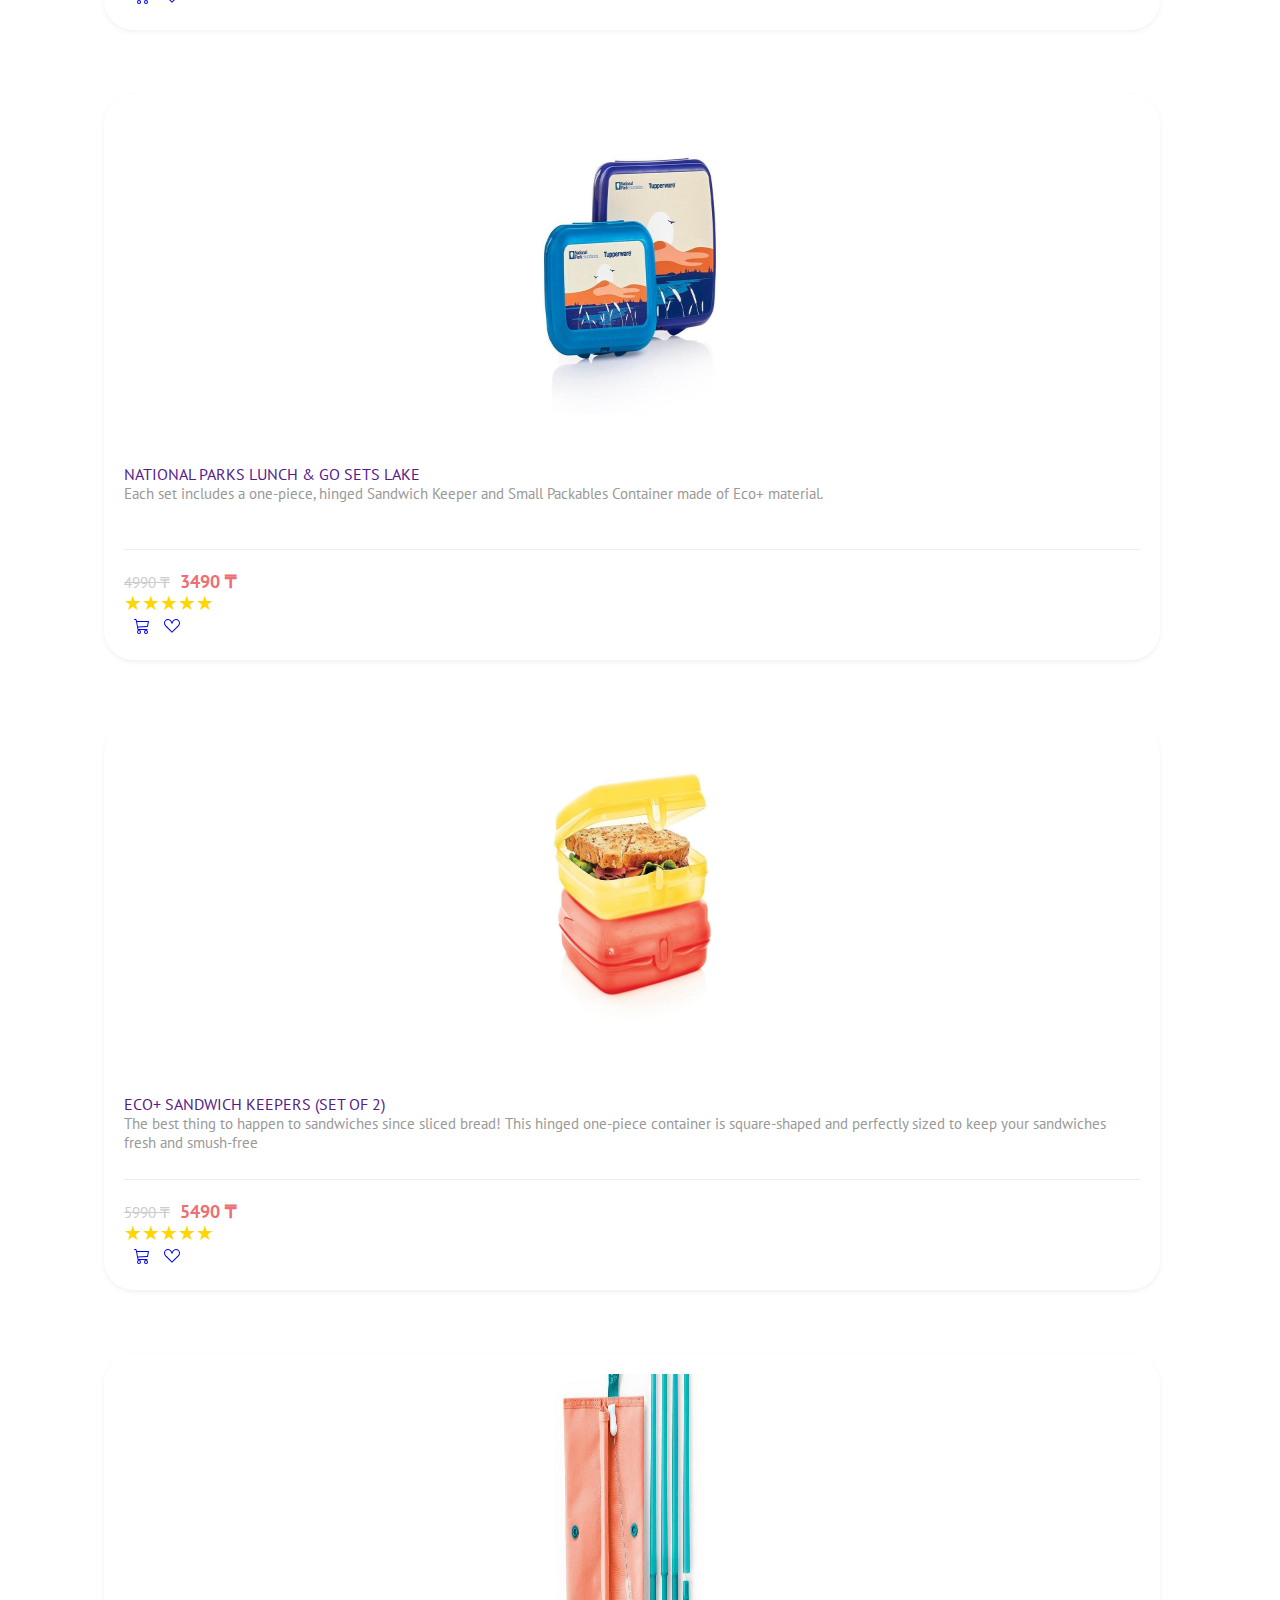
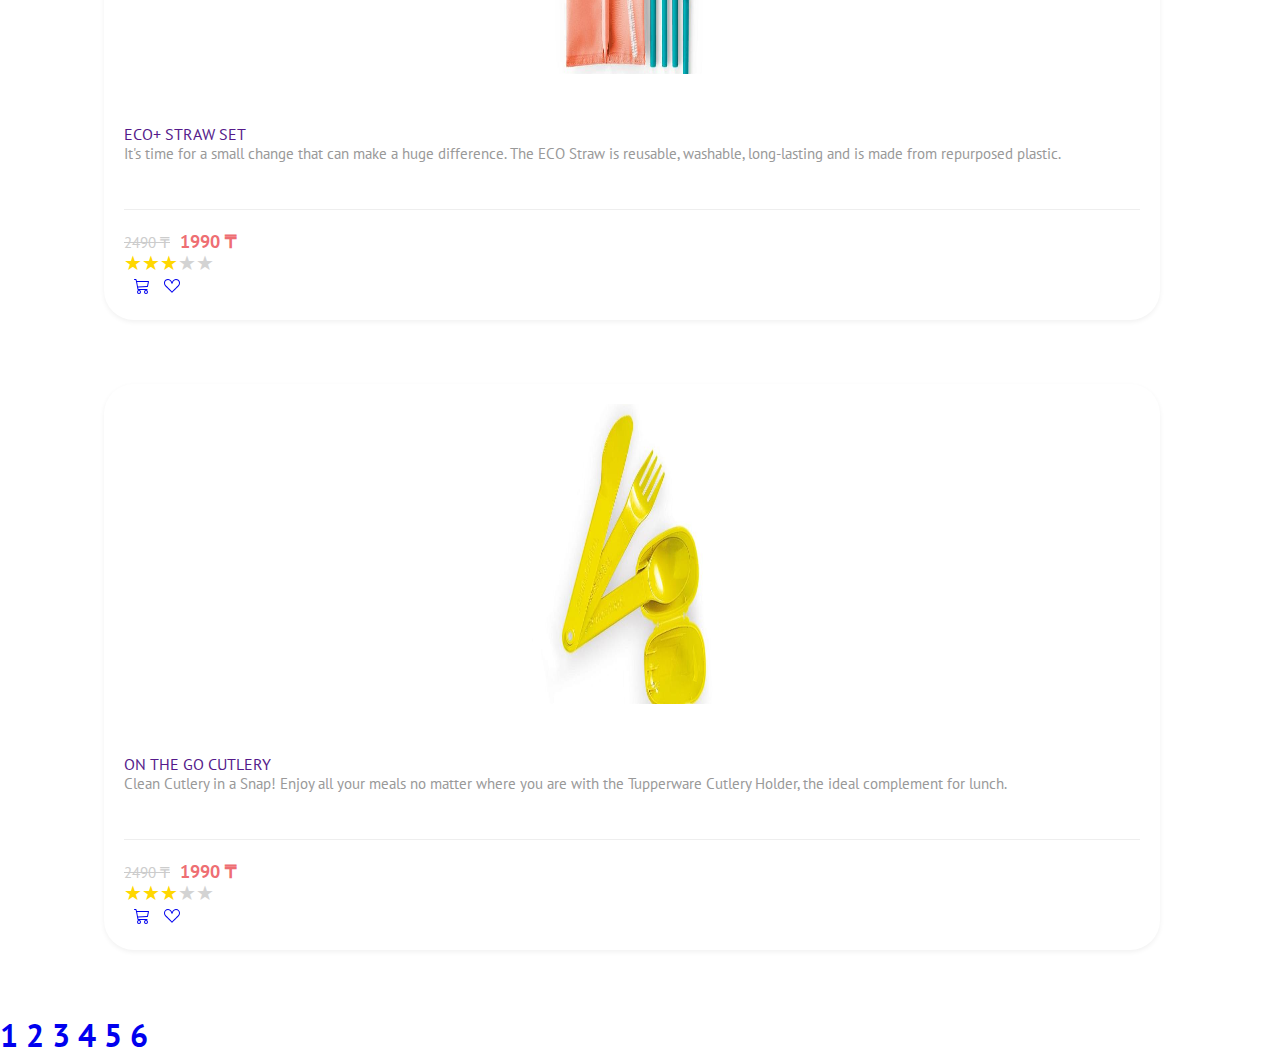
<file: Pages/go.html>
<!DOCTYPE html>
<html lang="en">
<head>
	<meta charset="UTF-8">
	<title>Tupperware</title>
	<link href="https://cdn.jsdelivr.net/npm/bootstrap@5.1.1/dist/css/bootstrap.min.css" rel="stylesheet"
          integrity="sha384-F3w7mX95PdgyTmZZMECAngseQB83DfGTowi0iMjiWaeVhAn4FJkqJByhZMI3AhiU" crossorigin="anonymous">
	<link href="https://fonts.googleapis.com/css2?family=PT+Sans:wght@400;700&display=swap" rel="stylesheet">
	<link rel="stylesheet" href="../css/catalog.css">
</head>
<body>
	<div class="nav">
		<a href="#" class="logo">
		TUPPERWARE
		</a>
		<ul class="menu">
			<li>
				<a href="serve.html" id="cotalog">Каталог</a>
			</li>
			<li>
				<a href="aboutus.html">О нас</a>
			</li>
			<li>
				<a href="contact.html">Контакты</a>
			</li>
			<li>
				<a href="../post/post.html">Доставка и оплата</a>
			</li>
		</ul>

		<div class="log">	
			<a href="">
			<h4>Войти</h4>
			</a>
		</div>

		<div class="reg">
			<a href="">
				<img src="../img/heart.png" id="hert" alt="" width="30" height="30">
			</a>
		</div>
		<div class="reg2">
			<a href="">
				<img src="../img/kisspng-computer-icons-shopping-cart-retail-sales-5ac8d75db0f829.0507566715231117737249.png" id="kor" alt="" width="35" height="35">
			</a>
			
		</div>
		
		<div class="call">
			<span>
				+7 (777) 545-12-63
			</span>
			<a href="#" class="call-btn">
				Заказать звонок
			</a>
		</div>
	</div>

	<section class="main-content">
		<div class="container__cont">
			<div class="row">
				<div class="col-lg-4 col-sm-6" mb-3>
					<div class="product-card">
						<div class="product-thumb">
							<a href=""><img src="../img/thermal.png" alt=""></a>
						</div>
						<div class="product-details">
							<h4><a href="">LARGE STACKING THERMAL JAR</a></h4>
							<p>Enjoy hot food on the go!
	
	 
	
								You like to eat warm on the go but have no possibility to reheat your food? This delicious meal you prepared yesterday is not an option cold?</p>
						<div class="product-bottom-details d-flex justify-content-between">
							<div class="product-price">
								<small>4990 ₸</small> 3990 ₸
							</div>
							<div class="rating-mini">
								<span class="active"></span>	
								<span class="active"></span>    
								<span class="active"></span>  
								<span class="active"></span>
								<span class="active"></span>
		
							</div>
								<div class="product-links">
									<a href="#"><i class="bi bi-cart3"></i><svg xmlns="http://www.w3.org/2000/svg" width="16" height="16" fill="currentColor" class="bi bi-cart3" viewBox="0 0 16 16">
										<path d="M0 1.5A.5.5 0 0 1 .5 1H2a.5.5 0 0 1 .485.379L2.89 3H14.5a.5.5 0 0 1 .49.598l-1 5a.5.5 0 0 1-.465.401l-9.397.472L4.415 11H13a.5.5 0 0 1 0 1H4a.5.5 0 0 1-.491-.408L2.01 3.607 1.61 2H.5a.5.5 0 0 1-.5-.5zM3.102 4l.84 4.479 9.144-.459L13.89 4H3.102zM5 12a2 2 0 1 0 0 4 2 2 0 0 0 0-4zm7 0a2 2 0 1 0 0 4 2 2 0 0 0 0-4zm-7 1a1 1 0 1 1 0 2 1 1 0 0 1 0-2zm7 0a1 1 0 1 1 0 2 1 1 0 0 1 0-2z"/>
									  </svg></a>
									<a href="#"><i class="bi bi-suit-heart"></i><svg xmlns="http://www.w3.org/2000/svg" width="16" height="16" fill="currentColor" class="bi bi-suit-heart" viewBox="0 0 16 16">
										<path d="m8 6.236-.894-1.789c-.222-.443-.607-1.08-1.152-1.595C5.418 2.345 4.776 2 4 2 2.324 2 1 3.326 1 4.92c0 1.211.554 2.066 1.868 3.37.337.334.721.695 1.146 1.093C5.122 10.423 6.5 11.717 8 13.447c1.5-1.73 2.878-3.024 3.986-4.064.425-.398.81-.76 1.146-1.093C14.446 6.986 15 6.131 15 4.92 15 3.326 13.676 2 12 2c-.777 0-1.418.345-1.954.852-.545.515-.93 1.152-1.152 1.595L8 6.236zm.392 8.292a.513.513 0 0 1-.784 0c-1.601-1.902-3.05-3.262-4.243-4.381C1.3 8.208 0 6.989 0 4.92 0 2.755 1.79 1 4 1c1.6 0 2.719 1.05 3.404 2.008.26.365.458.716.596.992a7.55 7.55 0 0 1 .596-.992C9.281 2.049 10.4 1 12 1c2.21 0 4 1.755 4 3.92 0 2.069-1.3 3.288-3.365 5.227-1.193 1.12-2.642 2.48-4.243 4.38z"/>
									  </svg></a>
								</div>                         
							</div>
						</div>
					</div>
				</div>
	
				<div class="col-lg-4 col-sm-6" mb-3>
					<div class="product-card">
						<div class="product-thumb">
							<a href=""><img src="../img/eco.jpg" alt=""></a>
						</div>
						<div class="product-details">
							<h4><a href="">ECO+ LARGE WATER BOTTLE</a></h4>
							<p>One small sip for you. One giant leap for the environment!
	
								The Eco+ Bottle 1L with Easy Drink Cap is the perfect and sustainable solution for taking water</p>
						<div class="product-bottom-details d-flex justify-content-between">
							<div class="product-price">
								<small>3990 ₸</small> 2490 ₸
							</div>
							<div class="rating-mini">
								<span class="active"></span>	
								<span class="active"></span>    
								<span class="active"></span>  
								<span class="active"></span>
								<span></span>
		
							</div>
								<div class="product-links">
									<a href="#"><i class="bi bi-cart3"></i><svg xmlns="http://www.w3.org/2000/svg" width="16" height="16" fill="currentColor" class="bi bi-cart3" viewBox="0 0 16 16">
										<path d="M0 1.5A.5.5 0 0 1 .5 1H2a.5.5 0 0 1 .485.379L2.89 3H14.5a.5.5 0 0 1 .49.598l-1 5a.5.5 0 0 1-.465.401l-9.397.472L4.415 11H13a.5.5 0 0 1 0 1H4a.5.5 0 0 1-.491-.408L2.01 3.607 1.61 2H.5a.5.5 0 0 1-.5-.5zM3.102 4l.84 4.479 9.144-.459L13.89 4H3.102zM5 12a2 2 0 1 0 0 4 2 2 0 0 0 0-4zm7 0a2 2 0 1 0 0 4 2 2 0 0 0 0-4zm-7 1a1 1 0 1 1 0 2 1 1 0 0 1 0-2zm7 0a1 1 0 1 1 0 2 1 1 0 0 1 0-2z"/>
									  </svg></a>
									<a href="#"><i class="bi bi-suit-heart"></i><svg xmlns="http://www.w3.org/2000/svg" width="16" height="16" fill="currentColor" class="bi bi-suit-heart" viewBox="0 0 16 16">
										<path d="m8 6.236-.894-1.789c-.222-.443-.607-1.08-1.152-1.595C5.418 2.345 4.776 2 4 2 2.324 2 1 3.326 1 4.92c0 1.211.554 2.066 1.868 3.37.337.334.721.695 1.146 1.093C5.122 10.423 6.5 11.717 8 13.447c1.5-1.73 2.878-3.024 3.986-4.064.425-.398.81-.76 1.146-1.093C14.446 6.986 15 6.131 15 4.92 15 3.326 13.676 2 12 2c-.777 0-1.418.345-1.954.852-.545.515-.93 1.152-1.152 1.595L8 6.236zm.392 8.292a.513.513 0 0 1-.784 0c-1.601-1.902-3.05-3.262-4.243-4.381C1.3 8.208 0 6.989 0 4.92 0 2.755 1.79 1 4 1c1.6 0 2.719 1.05 3.404 2.008.26.365.458.716.596.992a7.55 7.55 0 0 1 .596-.992C9.281 2.049 10.4 1 12 1c2.21 0 4 1.755 4 3.92 0 2.069-1.3 3.288-3.365 5.227-1.193 1.12-2.642 2.48-4.243 4.38z"/>
									  </svg></a>
								</div>                         
							</div>
						</div>
					</div>
				</div>
	
				<div class="col-lg-4 col-sm-6" mb-3>
					<div class="product-card">
						<div class="product-thumb">
							<a href=""><img src="../img/easy.png" alt=""></a>
						</div>
						<div class="product-details">
							<h4><a href="">EASY OPEN THERMAL FLASK</a></h4>
							<p>Enjoy your favorite hot or cold beverages everywhere you go.
	
								You're always on the go and so is the Thermal Flask, with its Easy Open Cover.</p>
						<div class="product-bottom-details d-flex justify-content-between">
							<div class="product-price">
								<small>5990 ₸</small> 4990 ₸
							</div>
							<div class="rating-mini">
								<span class="active"></span>	
								<span class="active"></span>    
								<span class="active"></span>  
								<span class="active"></span>
								<span class="active"></span>
		
							</div>
								<div class="product-links">
									<a href="#"><i class="bi bi-cart3"></i><svg xmlns="http://www.w3.org/2000/svg" width="16" height="16" fill="currentColor" class="bi bi-cart3" viewBox="0 0 16 16">
										<path d="M0 1.5A.5.5 0 0 1 .5 1H2a.5.5 0 0 1 .485.379L2.89 3H14.5a.5.5 0 0 1 .49.598l-1 5a.5.5 0 0 1-.465.401l-9.397.472L4.415 11H13a.5.5 0 0 1 0 1H4a.5.5 0 0 1-.491-.408L2.01 3.607 1.61 2H.5a.5.5 0 0 1-.5-.5zM3.102 4l.84 4.479 9.144-.459L13.89 4H3.102zM5 12a2 2 0 1 0 0 4 2 2 0 0 0 0-4zm7 0a2 2 0 1 0 0 4 2 2 0 0 0 0-4zm-7 1a1 1 0 1 1 0 2 1 1 0 0 1 0-2zm7 0a1 1 0 1 1 0 2 1 1 0 0 1 0-2z"/>
									  </svg></a>
									<a href="#"><i class="bi bi-suit-heart"></i><svg xmlns="http://www.w3.org/2000/svg" width="16" height="16" fill="currentColor" class="bi bi-suit-heart" viewBox="0 0 16 16">
										<path d="m8 6.236-.894-1.789c-.222-.443-.607-1.08-1.152-1.595C5.418 2.345 4.776 2 4 2 2.324 2 1 3.326 1 4.92c0 1.211.554 2.066 1.868 3.37.337.334.721.695 1.146 1.093C5.122 10.423 6.5 11.717 8 13.447c1.5-1.73 2.878-3.024 3.986-4.064.425-.398.81-.76 1.146-1.093C14.446 6.986 15 6.131 15 4.92 15 3.326 13.676 2 12 2c-.777 0-1.418.345-1.954.852-.545.515-.93 1.152-1.152 1.595L8 6.236zm.392 8.292a.513.513 0 0 1-.784 0c-1.601-1.902-3.05-3.262-4.243-4.381C1.3 8.208 0 6.989 0 4.92 0 2.755 1.79 1 4 1c1.6 0 2.719 1.05 3.404 2.008.26.365.458.716.596.992a7.55 7.55 0 0 1 .596-.992C9.281 2.049 10.4 1 12 1c2.21 0 4 1.755 4 3.92 0 2.069-1.3 3.288-3.365 5.227-1.193 1.12-2.642 2.48-4.243 4.38z"/>
									  </svg></a>
								</div>                         
							</div>
						</div>
					</div>
				</div>
	
				<div class="col-lg-4 col-sm-6" mb-3>
					<div class="product-card">
						<div class="product-thumb">
							<a href=""><img src="../img/national-parks-desert-2107-2142-2-1200x1200-with-logocrop_600x.jpg" alt=""></a>
						</div>
						<div class="product-details">
							<h4><a href="">NATIONAL PARKS LUNCH & GO SETS DESERT</a></h4>
							<p>Each set includes a one-piece, hinged Sandwich Keeper and Small Packables Container made of Eco+ material.</p>
						<div class="product-bottom-details d-flex justify-content-between">
							<div class="product-price">
								<small>2990 ₸</small> 2490 ₸
							</div>
							<div class="rating-mini">
								<span class="active"></span>	
								<span class="active"></span>    
								<span class="active"></span>  
								<span class="active"></span>
								<span></span>
							</div>
								<div class="product-links">
									<a href="#"><i class="bi bi-cart3"></i><svg xmlns="http://www.w3.org/2000/svg" width="16" height="16" fill="currentColor" class="bi bi-cart3" viewBox="0 0 16 16">
										<path d="M0 1.5A.5.5 0 0 1 .5 1H2a.5.5 0 0 1 .485.379L2.89 3H14.5a.5.5 0 0 1 .49.598l-1 5a.5.5 0 0 1-.465.401l-9.397.472L4.415 11H13a.5.5 0 0 1 0 1H4a.5.5 0 0 1-.491-.408L2.01 3.607 1.61 2H.5a.5.5 0 0 1-.5-.5zM3.102 4l.84 4.479 9.144-.459L13.89 4H3.102zM5 12a2 2 0 1 0 0 4 2 2 0 0 0 0-4zm7 0a2 2 0 1 0 0 4 2 2 0 0 0 0-4zm-7 1a1 1 0 1 1 0 2 1 1 0 0 1 0-2zm7 0a1 1 0 1 1 0 2 1 1 0 0 1 0-2z"/>
									  </svg></a>
									<a href="#"><i class="bi bi-suit-heart"></i><svg xmlns="http://www.w3.org/2000/svg" width="16" height="16" fill="currentColor" class="bi bi-suit-heart" viewBox="0 0 16 16">
										<path d="m8 6.236-.894-1.789c-.222-.443-.607-1.08-1.152-1.595C5.418 2.345 4.776 2 4 2 2.324 2 1 3.326 1 4.92c0 1.211.554 2.066 1.868 3.37.337.334.721.695 1.146 1.093C5.122 10.423 6.5 11.717 8 13.447c1.5-1.73 2.878-3.024 3.986-4.064.425-.398.81-.76 1.146-1.093C14.446 6.986 15 6.131 15 4.92 15 3.326 13.676 2 12 2c-.777 0-1.418.345-1.954.852-.545.515-.93 1.152-1.152 1.595L8 6.236zm.392 8.292a.513.513 0 0 1-.784 0c-1.601-1.902-3.05-3.262-4.243-4.381C1.3 8.208 0 6.989 0 4.92 0 2.755 1.79 1 4 1c1.6 0 2.719 1.05 3.404 2.008.26.365.458.716.596.992a7.55 7.55 0 0 1 .596-.992C9.281 2.049 10.4 1 12 1c2.21 0 4 1.755 4 3.92 0 2.069-1.3 3.288-3.365 5.227-1.193 1.12-2.642 2.48-4.243 4.38z"/>
									  </svg></a>
								</div>                         
							</div>
						</div>
					</div>
				</div>
	
				<div class="col-lg-4 col-sm-6" mb-3>
					<div class="product-card">
						<div class="product-thumb">
							<a href=""><img src="../img/forest.jpg" alt=""></a>
						</div>
						<div class="product-details">
							<h4><a href="">NATIONAL PARKS LUNCH & GO SETS FOREST</a></h4>
							<p>Each set includes a one-piece, hinged Sandwich Keeper and Small Packables Container made of Eco+ material.</p>
						<div class="product-bottom-details d-flex justify-content-between">
							<div class="product-price">
								<small>1990 ₸</small> 1490 ₸
							</div>
							<div class="rating-mini">
								<span class="active"></span>	
								<span class="active"></span>    
								<span class="active"></span>  
								<span class="active"></span>
								<span></span>
							</div>
								<div class="product-links">
									<a href="#"><i class="bi bi-cart3"></i><svg xmlns="http://www.w3.org/2000/svg" width="16" height="16" fill="currentColor" class="bi bi-cart3" viewBox="0 0 16 16">
										<path d="M0 1.5A.5.5 0 0 1 .5 1H2a.5.5 0 0 1 .485.379L2.89 3H14.5a.5.5 0 0 1 .49.598l-1 5a.5.5 0 0 1-.465.401l-9.397.472L4.415 11H13a.5.5 0 0 1 0 1H4a.5.5 0 0 1-.491-.408L2.01 3.607 1.61 2H.5a.5.5 0 0 1-.5-.5zM3.102 4l.84 4.479 9.144-.459L13.89 4H3.102zM5 12a2 2 0 1 0 0 4 2 2 0 0 0 0-4zm7 0a2 2 0 1 0 0 4 2 2 0 0 0 0-4zm-7 1a1 1 0 1 1 0 2 1 1 0 0 1 0-2zm7 0a1 1 0 1 1 0 2 1 1 0 0 1 0-2z"/>
									  </svg></a>
									<a href="#"><i class="bi bi-suit-heart"></i><svg xmlns="http://www.w3.org/2000/svg" width="16" height="16" fill="currentColor" class="bi bi-suit-heart" viewBox="0 0 16 16">
										<path d="m8 6.236-.894-1.789c-.222-.443-.607-1.08-1.152-1.595C5.418 2.345 4.776 2 4 2 2.324 2 1 3.326 1 4.92c0 1.211.554 2.066 1.868 3.37.337.334.721.695 1.146 1.093C5.122 10.423 6.5 11.717 8 13.447c1.5-1.73 2.878-3.024 3.986-4.064.425-.398.81-.76 1.146-1.093C14.446 6.986 15 6.131 15 4.92 15 3.326 13.676 2 12 2c-.777 0-1.418.345-1.954.852-.545.515-.93 1.152-1.152 1.595L8 6.236zm.392 8.292a.513.513 0 0 1-.784 0c-1.601-1.902-3.05-3.262-4.243-4.381C1.3 8.208 0 6.989 0 4.92 0 2.755 1.79 1 4 1c1.6 0 2.719 1.05 3.404 2.008.26.365.458.716.596.992a7.55 7.55 0 0 1 .596-.992C9.281 2.049 10.4 1 12 1c2.21 0 4 1.755 4 3.92 0 2.069-1.3 3.288-3.365 5.227-1.193 1.12-2.642 2.48-4.243 4.38z"/>
									  </svg></a>
								</div>                         
							</div>
						</div>
					</div>
				</div>
	
				<div class="col-lg-4 col-sm-6" mb-3>
					<div class="product-card">
						<div class="product-thumb">
							<a href=""><img src="../img/lake.jpg" alt=""></a>
						</div>
						<div class="product-details">
							<h4><a href="">NATIONAL PARKS LUNCH & GO SETS LAKE</a></h4>
							<p>Each set includes a one-piece, hinged Sandwich Keeper and Small Packables Container made of Eco+ material.</p>
						<div class="product-bottom-details d-flex justify-content-between">
							<div class="product-price">
								<small>4990 ₸</small> 3490 ₸
							</div>
							<div class="rating-mini">
								<span class="active"></span>	
								<span class="active"></span>    
								<span class="active"></span>  
								<span class="active"></span>
								<span class="active"></span>
							</div>
								<div class="product-links">
									<a href="#"><i class="bi bi-cart3"></i><svg xmlns="http://www.w3.org/2000/svg" width="16" height="16" fill="currentColor" class="bi bi-cart3" viewBox="0 0 16 16">
										<path d="M0 1.5A.5.5 0 0 1 .5 1H2a.5.5 0 0 1 .485.379L2.89 3H14.5a.5.5 0 0 1 .49.598l-1 5a.5.5 0 0 1-.465.401l-9.397.472L4.415 11H13a.5.5 0 0 1 0 1H4a.5.5 0 0 1-.491-.408L2.01 3.607 1.61 2H.5a.5.5 0 0 1-.5-.5zM3.102 4l.84 4.479 9.144-.459L13.89 4H3.102zM5 12a2 2 0 1 0 0 4 2 2 0 0 0 0-4zm7 0a2 2 0 1 0 0 4 2 2 0 0 0 0-4zm-7 1a1 1 0 1 1 0 2 1 1 0 0 1 0-2zm7 0a1 1 0 1 1 0 2 1 1 0 0 1 0-2z"/>
									  </svg></a>
									<a href="#"><i class="bi bi-suit-heart"></i><svg xmlns="http://www.w3.org/2000/svg" width="16" height="16" fill="currentColor" class="bi bi-suit-heart" viewBox="0 0 16 16">
										<path d="m8 6.236-.894-1.789c-.222-.443-.607-1.08-1.152-1.595C5.418 2.345 4.776 2 4 2 2.324 2 1 3.326 1 4.92c0 1.211.554 2.066 1.868 3.37.337.334.721.695 1.146 1.093C5.122 10.423 6.5 11.717 8 13.447c1.5-1.73 2.878-3.024 3.986-4.064.425-.398.81-.76 1.146-1.093C14.446 6.986 15 6.131 15 4.92 15 3.326 13.676 2 12 2c-.777 0-1.418.345-1.954.852-.545.515-.93 1.152-1.152 1.595L8 6.236zm.392 8.292a.513.513 0 0 1-.784 0c-1.601-1.902-3.05-3.262-4.243-4.381C1.3 8.208 0 6.989 0 4.92 0 2.755 1.79 1 4 1c1.6 0 2.719 1.05 3.404 2.008.26.365.458.716.596.992a7.55 7.55 0 0 1 .596-.992C9.281 2.049 10.4 1 12 1c2.21 0 4 1.755 4 3.92 0 2.069-1.3 3.288-3.365 5.227-1.193 1.12-2.642 2.48-4.243 4.38z"/>
									  </svg></a>
								</div>                         
							</div>
						</div>
					</div>
				</div>
	
				<div class="col-lg-4 col-sm-6" mb-3>
					<div class="product-card">
						<div class="product-thumb">
							<a href=""><img src="../img/sand.png" alt=""></a>
						</div>
						<div class="product-details">
							<h4><a href="">ECO+ SANDWICH KEEPERS (SET OF 2)</a></h4>
							<p>The best thing to happen to sandwiches since sliced bread!
	
								This hinged one-piece container is square-shaped and perfectly sized to keep your sandwiches fresh and smush-free</p>
						<div class="product-bottom-details d-flex justify-content-between">
							<div class="product-price">
								<small>5990 ₸</small> 5490 ₸
							</div>
							<div class="rating-mini">
								<span class="active"></span>	
								<span class="active"></span>    
								<span class="active"></span>  
								<span class="active"></span>
								<span class="active"></span>
							</div>
								<div class="product-links">
									<a href="#"><i class="bi bi-cart3"></i><svg xmlns="http://www.w3.org/2000/svg" width="16" height="16" fill="currentColor" class="bi bi-cart3" viewBox="0 0 16 16">
										<path d="M0 1.5A.5.5 0 0 1 .5 1H2a.5.5 0 0 1 .485.379L2.89 3H14.5a.5.5 0 0 1 .49.598l-1 5a.5.5 0 0 1-.465.401l-9.397.472L4.415 11H13a.5.5 0 0 1 0 1H4a.5.5 0 0 1-.491-.408L2.01 3.607 1.61 2H.5a.5.5 0 0 1-.5-.5zM3.102 4l.84 4.479 9.144-.459L13.89 4H3.102zM5 12a2 2 0 1 0 0 4 2 2 0 0 0 0-4zm7 0a2 2 0 1 0 0 4 2 2 0 0 0 0-4zm-7 1a1 1 0 1 1 0 2 1 1 0 0 1 0-2zm7 0a1 1 0 1 1 0 2 1 1 0 0 1 0-2z"/>
									  </svg></a>
									<a href="#"><i class="bi bi-suit-heart"></i><svg xmlns="http://www.w3.org/2000/svg" width="16" height="16" fill="currentColor" class="bi bi-suit-heart" viewBox="0 0 16 16">
										<path d="m8 6.236-.894-1.789c-.222-.443-.607-1.08-1.152-1.595C5.418 2.345 4.776 2 4 2 2.324 2 1 3.326 1 4.92c0 1.211.554 2.066 1.868 3.37.337.334.721.695 1.146 1.093C5.122 10.423 6.5 11.717 8 13.447c1.5-1.73 2.878-3.024 3.986-4.064.425-.398.81-.76 1.146-1.093C14.446 6.986 15 6.131 15 4.92 15 3.326 13.676 2 12 2c-.777 0-1.418.345-1.954.852-.545.515-.93 1.152-1.152 1.595L8 6.236zm.392 8.292a.513.513 0 0 1-.784 0c-1.601-1.902-3.05-3.262-4.243-4.381C1.3 8.208 0 6.989 0 4.92 0 2.755 1.79 1 4 1c1.6 0 2.719 1.05 3.404 2.008.26.365.458.716.596.992a7.55 7.55 0 0 1 .596-.992C9.281 2.049 10.4 1 12 1c2.21 0 4 1.755 4 3.92 0 2.069-1.3 3.288-3.365 5.227-1.193 1.12-2.642 2.48-4.243 4.38z"/>
									  </svg></a>
								</div>                         
							</div>
						</div>
					</div>
				</div>
	
				<div class="col-lg-4 col-sm-6" mb-3>
					<div class="product-card">
						<div class="product-thumb">
							<a href=""><img src="../img/straw.jpg" alt=""></a>
						</div>
						<div class="product-details">
							<h4><a href="">ECO+ STRAW SET</a></h4>
							<p>It's time for a small change that can make a huge difference.
	
								The ECO Straw is reusable, washable, long-lasting and is made from repurposed plastic. </p>
						<div class="product-bottom-details d-flex justify-content-between">
							<div class="product-price">
								<small>2490 ₸</small> 1990 ₸
							</div>
							<div class="rating-mini">
								<span class="active"></span>	
								<span class="active"></span>    
								<span class="active"></span>  
								<span></span>
								<span></span>
							</div>
								<div class="product-links">
									<a href="#"><i class="bi bi-cart3"></i><svg xmlns="http://www.w3.org/2000/svg" width="16" height="16" fill="currentColor" class="bi bi-cart3" viewBox="0 0 16 16">
										<path d="M0 1.5A.5.5 0 0 1 .5 1H2a.5.5 0 0 1 .485.379L2.89 3H14.5a.5.5 0 0 1 .49.598l-1 5a.5.5 0 0 1-.465.401l-9.397.472L4.415 11H13a.5.5 0 0 1 0 1H4a.5.5 0 0 1-.491-.408L2.01 3.607 1.61 2H.5a.5.5 0 0 1-.5-.5zM3.102 4l.84 4.479 9.144-.459L13.89 4H3.102zM5 12a2 2 0 1 0 0 4 2 2 0 0 0 0-4zm7 0a2 2 0 1 0 0 4 2 2 0 0 0 0-4zm-7 1a1 1 0 1 1 0 2 1 1 0 0 1 0-2zm7 0a1 1 0 1 1 0 2 1 1 0 0 1 0-2z"/>
									  </svg></a>
									<a href="#"><i class="bi bi-suit-heart"></i><svg xmlns="http://www.w3.org/2000/svg" width="16" height="16" fill="currentColor" class="bi bi-suit-heart" viewBox="0 0 16 16">
										<path d="m8 6.236-.894-1.789c-.222-.443-.607-1.08-1.152-1.595C5.418 2.345 4.776 2 4 2 2.324 2 1 3.326 1 4.92c0 1.211.554 2.066 1.868 3.37.337.334.721.695 1.146 1.093C5.122 10.423 6.5 11.717 8 13.447c1.5-1.73 2.878-3.024 3.986-4.064.425-.398.81-.76 1.146-1.093C14.446 6.986 15 6.131 15 4.92 15 3.326 13.676 2 12 2c-.777 0-1.418.345-1.954.852-.545.515-.93 1.152-1.152 1.595L8 6.236zm.392 8.292a.513.513 0 0 1-.784 0c-1.601-1.902-3.05-3.262-4.243-4.381C1.3 8.208 0 6.989 0 4.92 0 2.755 1.79 1 4 1c1.6 0 2.719 1.05 3.404 2.008.26.365.458.716.596.992a7.55 7.55 0 0 1 .596-.992C9.281 2.049 10.4 1 12 1c2.21 0 4 1.755 4 3.92 0 2.069-1.3 3.288-3.365 5.227-1.193 1.12-2.642 2.48-4.243 4.38z"/>
									  </svg></a>
								</div>                         
							</div>
						</div>
					</div>
				</div>
	
				<div class="col-lg-4 col-sm-6" mb-3>
					<div class="product-card">
						<div class="product-thumb">
							<a href=""><img src="../img/say.jpg" alt=""></a>
						</div>
						<div class="product-details">
							<h4><a href="">ON THE GO CUTLERY</a></h4>
							<p>Clean Cutlery in a Snap!
	
								Enjoy all your meals no matter where you are with the Tupperware Cutlery Holder, the ideal complement for lunch. </p>
						<div class="product-bottom-details d-flex justify-content-between">
							<div class="product-price">
								<small>2490 ₸</small> 1990 ₸
							</div>
							<div class="rating-mini">
								<span class="active"></span>	
								<span class="active"></span>    
								<span class="active"></span>  
								<span></span>
								<span></span>
							</div>
								<div class="product-links">
									<a href="#"><i class="bi bi-cart3"></i><svg xmlns="http://www.w3.org/2000/svg" width="16" height="16" fill="currentColor" class="bi bi-cart3" viewBox="0 0 16 16">
										<path d="M0 1.5A.5.5 0 0 1 .5 1H2a.5.5 0 0 1 .485.379L2.89 3H14.5a.5.5 0 0 1 .49.598l-1 5a.5.5 0 0 1-.465.401l-9.397.472L4.415 11H13a.5.5 0 0 1 0 1H4a.5.5 0 0 1-.491-.408L2.01 3.607 1.61 2H.5a.5.5 0 0 1-.5-.5zM3.102 4l.84 4.479 9.144-.459L13.89 4H3.102zM5 12a2 2 0 1 0 0 4 2 2 0 0 0 0-4zm7 0a2 2 0 1 0 0 4 2 2 0 0 0 0-4zm-7 1a1 1 0 1 1 0 2 1 1 0 0 1 0-2zm7 0a1 1 0 1 1 0 2 1 1 0 0 1 0-2z"/>
									  </svg></a>
									<a href="#"><i class="bi bi-suit-heart"></i><svg xmlns="http://www.w3.org/2000/svg" width="16" height="16" fill="currentColor" class="bi bi-suit-heart" viewBox="0 0 16 16">
										<path d="m8 6.236-.894-1.789c-.222-.443-.607-1.08-1.152-1.595C5.418 2.345 4.776 2 4 2 2.324 2 1 3.326 1 4.92c0 1.211.554 2.066 1.868 3.37.337.334.721.695 1.146 1.093C5.122 10.423 6.5 11.717 8 13.447c1.5-1.73 2.878-3.024 3.986-4.064.425-.398.81-.76 1.146-1.093C14.446 6.986 15 6.131 15 4.92 15 3.326 13.676 2 12 2c-.777 0-1.418.345-1.954.852-.545.515-.93 1.152-1.152 1.595L8 6.236zm.392 8.292a.513.513 0 0 1-.784 0c-1.601-1.902-3.05-3.262-4.243-4.381C1.3 8.208 0 6.989 0 4.92 0 2.755 1.79 1 4 1c1.6 0 2.719 1.05 3.404 2.008.26.365.458.716.596.992a7.55 7.55 0 0 1 .596-.992C9.281 2.049 10.4 1 12 1c2.21 0 4 1.755 4 3.92 0 2.069-1.3 3.288-3.365 5.227-1.193 1.12-2.642 2.48-4.243 4.38z"/>
									  </svg></a>
								</div>                         
							</div>
						</div>
					</div>
				</div>

			</div>
		</div>
	</section>

	<div class="page">
        <h1>
    <a href="cook.html">1</a>
    <a href="food.html">2</a>
    <a href="go.html">3</a>
    <a href="kitchen.html">4</a>
    <a href="serve.html">5</a>
    <a href="home.html">6</a>
</h1>
</div>

</body>
</html>
</file>
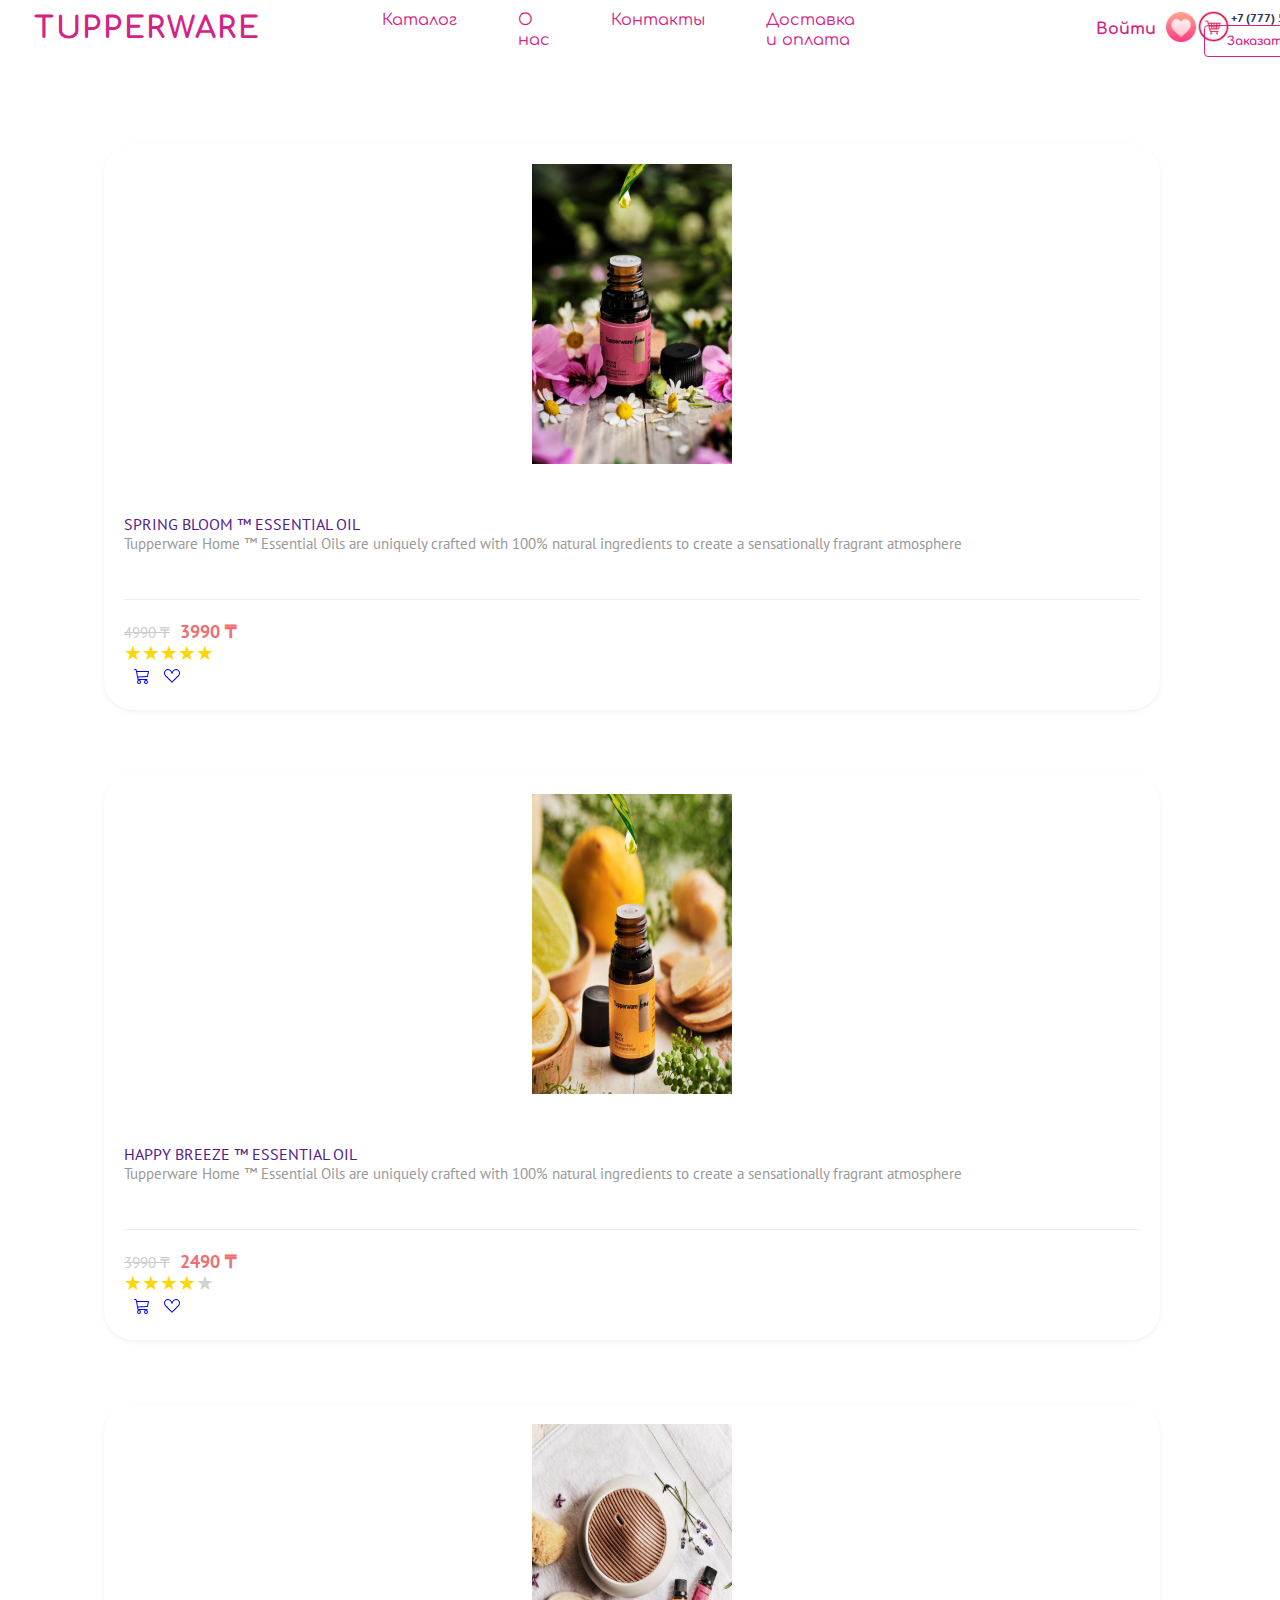
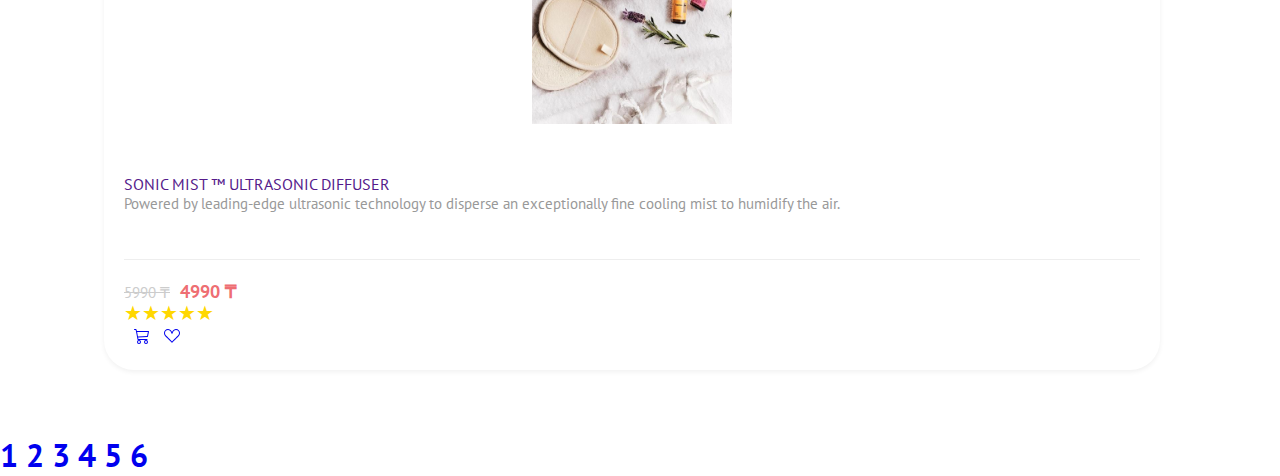
<file: Pages/home.html>
<!DOCTYPE html>
<html lang="en">
<head>
	<meta charset="UTF-8">
	<title>Tupperwere</title>
	<link href="https://cdn.jsdelivr.net/npm/bootstrap@5.1.1/dist/css/bootstrap.min.css" rel="stylesheet"
          integrity="sha384-F3w7mX95PdgyTmZZMECAngseQB83DfGTowi0iMjiWaeVhAn4FJkqJByhZMI3AhiU" crossorigin="anonymous">
	<link href="https://fonts.googleapis.com/css2?family=PT+Sans:wght@400;700&display=swap" rel="stylesheet">
	<link rel="stylesheet" href="../css/catalog.css">
</head>
<body>
	<div class="nav">
		<a href="#" class="logo">
		TUPPERWARE
		</a>
        <ul class="menu">
			<li>
				<a href="serve.html" id="cotalog">Каталог</a>
			</li>
			<li>
				<a href="aboutus.html">О нас</a>
			</li>
			<li>
				<a href="contact.html">Контакты</a>
			</li>
			<li>
				<a href="../post/post.html">Доставка и оплата</a>
			</li>
		</ul>

		<div class="log">	
			<a href="">
			<h4>Войти</h4>
			</a>
		</div>

		<div class="reg">
			<a href="">
				<img src="../img/heart.png" id="hert" alt="" width="30" height="30">
			</a>
		</div>
		<div class="reg2">
			<a href="">
				<img src="../img/kisspng-computer-icons-shopping-cart-retail-sales-5ac8d75db0f829.0507566715231117737249.png" id="kor" alt="" width="35" height="35">
			</a>
			
		</div>
		
		<div class="call">
			<span>
				+7 (777) 545-12-63
			</span>
			<a href="#" class="call-btn">
				Заказать звонок
			</a>
		</div>
	</div>


<section class="main-content">
    <div class="container__cont">
        <div class="row">
            <div class="col-lg-4 col-sm-6" mb-3>
                <div class="product-card">
                    <div class="product-thumb">
                        <a href=""><img src="../img/spring.jpg" alt=""></a>
                    </div>
                    <div class="product-details">
                        <h4><a href="">SPRING BLOOM ™ ESSENTIAL OIL</a></h4>
                        <p>Tupperware Home ™ Essential Oils are uniquely crafted with 100% natural ingredients to create a sensationally fragrant atmosphere </p>
                    <div class="product-bottom-details d-flex justify-content-between">
                        <div class="product-price">
                            <small>4990 ₸</small> 3990 ₸
                        </div>
                        <div class="rating-mini">
                            <span class="active"></span>	
                            <span class="active"></span>    
                            <span class="active"></span>  
                            <span class="active"></span>
                            <span class="active"></span>
    
                        </div>
                            <div class="product-links">
                                <a href="#"><i class="bi bi-cart3"></i><svg xmlns="http://www.w3.org/2000/svg" width="16" height="16" fill="currentColor" class="bi bi-cart3" viewBox="0 0 16 16">
                                    <path d="M0 1.5A.5.5 0 0 1 .5 1H2a.5.5 0 0 1 .485.379L2.89 3H14.5a.5.5 0 0 1 .49.598l-1 5a.5.5 0 0 1-.465.401l-9.397.472L4.415 11H13a.5.5 0 0 1 0 1H4a.5.5 0 0 1-.491-.408L2.01 3.607 1.61 2H.5a.5.5 0 0 1-.5-.5zM3.102 4l.84 4.479 9.144-.459L13.89 4H3.102zM5 12a2 2 0 1 0 0 4 2 2 0 0 0 0-4zm7 0a2 2 0 1 0 0 4 2 2 0 0 0 0-4zm-7 1a1 1 0 1 1 0 2 1 1 0 0 1 0-2zm7 0a1 1 0 1 1 0 2 1 1 0 0 1 0-2z"/>
                                  </svg></a>
                                <a href="#"><i class="bi bi-suit-heart"></i><svg xmlns="http://www.w3.org/2000/svg" width="16" height="16" fill="currentColor" class="bi bi-suit-heart" viewBox="0 0 16 16">
                                    <path d="m8 6.236-.894-1.789c-.222-.443-.607-1.08-1.152-1.595C5.418 2.345 4.776 2 4 2 2.324 2 1 3.326 1 4.92c0 1.211.554 2.066 1.868 3.37.337.334.721.695 1.146 1.093C5.122 10.423 6.5 11.717 8 13.447c1.5-1.73 2.878-3.024 3.986-4.064.425-.398.81-.76 1.146-1.093C14.446 6.986 15 6.131 15 4.92 15 3.326 13.676 2 12 2c-.777 0-1.418.345-1.954.852-.545.515-.93 1.152-1.152 1.595L8 6.236zm.392 8.292a.513.513 0 0 1-.784 0c-1.601-1.902-3.05-3.262-4.243-4.381C1.3 8.208 0 6.989 0 4.92 0 2.755 1.79 1 4 1c1.6 0 2.719 1.05 3.404 2.008.26.365.458.716.596.992a7.55 7.55 0 0 1 .596-.992C9.281 2.049 10.4 1 12 1c2.21 0 4 1.755 4 3.92 0 2.069-1.3 3.288-3.365 5.227-1.193 1.12-2.642 2.48-4.243 4.38z"/>
                                  </svg></a>
                            </div>                         
                        </div>
                    </div>
                </div>
            </div>

            <div class="col-lg-4 col-sm-6" mb-3>
                <div class="product-card">
                    <div class="product-thumb">
                        <a href=""><img src="../img/happy.jpg" alt=""></a>
                    </div>
                    <div class="product-details">
                        <h4><a href="">HAPPY BREEZE ™ ESSENTIAL OIL</a></h4>
                        <p>Tupperware Home ™ Essential Oils are uniquely crafted with 100% natural ingredients to create a sensationally fragrant atmosphere</p>
                    <div class="product-bottom-details d-flex justify-content-between">
                        <div class="product-price">
                            <small>3990 ₸</small> 2490 ₸
                        </div>
                        <div class="rating-mini">
                            <span class="active"></span>	
                            <span class="active"></span>    
                            <span class="active"></span>  
                            <span class="active"></span>
                            <span></span>
    
                        </div>
                            <div class="product-links">
                                <a href="#"><i class="bi bi-cart3"></i><svg xmlns="http://www.w3.org/2000/svg" width="16" height="16" fill="currentColor" class="bi bi-cart3" viewBox="0 0 16 16">
                                    <path d="M0 1.5A.5.5 0 0 1 .5 1H2a.5.5 0 0 1 .485.379L2.89 3H14.5a.5.5 0 0 1 .49.598l-1 5a.5.5 0 0 1-.465.401l-9.397.472L4.415 11H13a.5.5 0 0 1 0 1H4a.5.5 0 0 1-.491-.408L2.01 3.607 1.61 2H.5a.5.5 0 0 1-.5-.5zM3.102 4l.84 4.479 9.144-.459L13.89 4H3.102zM5 12a2 2 0 1 0 0 4 2 2 0 0 0 0-4zm7 0a2 2 0 1 0 0 4 2 2 0 0 0 0-4zm-7 1a1 1 0 1 1 0 2 1 1 0 0 1 0-2zm7 0a1 1 0 1 1 0 2 1 1 0 0 1 0-2z"/>
                                  </svg></a>
                                <a href="#"><i class="bi bi-suit-heart"></i><svg xmlns="http://www.w3.org/2000/svg" width="16" height="16" fill="currentColor" class="bi bi-suit-heart" viewBox="0 0 16 16">
                                    <path d="m8 6.236-.894-1.789c-.222-.443-.607-1.08-1.152-1.595C5.418 2.345 4.776 2 4 2 2.324 2 1 3.326 1 4.92c0 1.211.554 2.066 1.868 3.37.337.334.721.695 1.146 1.093C5.122 10.423 6.5 11.717 8 13.447c1.5-1.73 2.878-3.024 3.986-4.064.425-.398.81-.76 1.146-1.093C14.446 6.986 15 6.131 15 4.92 15 3.326 13.676 2 12 2c-.777 0-1.418.345-1.954.852-.545.515-.93 1.152-1.152 1.595L8 6.236zm.392 8.292a.513.513 0 0 1-.784 0c-1.601-1.902-3.05-3.262-4.243-4.381C1.3 8.208 0 6.989 0 4.92 0 2.755 1.79 1 4 1c1.6 0 2.719 1.05 3.404 2.008.26.365.458.716.596.992a7.55 7.55 0 0 1 .596-.992C9.281 2.049 10.4 1 12 1c2.21 0 4 1.755 4 3.92 0 2.069-1.3 3.288-3.365 5.227-1.193 1.12-2.642 2.48-4.243 4.38z"/>
                                  </svg></a>
                            </div>                         
                        </div>
                    </div>
                </div>
            </div>

            <div class="col-lg-4 col-sm-6" mb-3>
                <div class="product-card">
                    <div class="product-thumb">
                        <a href=""><img src="../img/sonic.jpg" alt=""></a>
                    </div>
                    <div class="product-details">
                        <h4><a href="">SONIC MIST ™ ULTRASONIC DIFFUSER</a></h4>
                        <p>Powered by leading-edge ultrasonic technology to disperse an exceptionally fine cooling mist to humidify the air.</p>
                    <div class="product-bottom-details d-flex justify-content-between">
                        <div class="product-price">
                            <small>5990 ₸</small> 4990 ₸
                        </div>
                        <div class="rating-mini">
                            <span class="active"></span>	
                            <span class="active"></span>    
                            <span class="active"></span>  
                            <span class="active"></span>
                            <span class="active"></span>
    
                        </div>
                            <div class="product-links">
                                <a href="#"><i class="bi bi-cart3"></i><svg xmlns="http://www.w3.org/2000/svg" width="16" height="16" fill="currentColor" class="bi bi-cart3" viewBox="0 0 16 16">
                                    <path d="M0 1.5A.5.5 0 0 1 .5 1H2a.5.5 0 0 1 .485.379L2.89 3H14.5a.5.5 0 0 1 .49.598l-1 5a.5.5 0 0 1-.465.401l-9.397.472L4.415 11H13a.5.5 0 0 1 0 1H4a.5.5 0 0 1-.491-.408L2.01 3.607 1.61 2H.5a.5.5 0 0 1-.5-.5zM3.102 4l.84 4.479 9.144-.459L13.89 4H3.102zM5 12a2 2 0 1 0 0 4 2 2 0 0 0 0-4zm7 0a2 2 0 1 0 0 4 2 2 0 0 0 0-4zm-7 1a1 1 0 1 1 0 2 1 1 0 0 1 0-2zm7 0a1 1 0 1 1 0 2 1 1 0 0 1 0-2z"/>
                                  </svg></a>
                                <a href="#"><i class="bi bi-suit-heart"></i><svg xmlns="http://www.w3.org/2000/svg" width="16" height="16" fill="currentColor" class="bi bi-suit-heart" viewBox="0 0 16 16">
                                    <path d="m8 6.236-.894-1.789c-.222-.443-.607-1.08-1.152-1.595C5.418 2.345 4.776 2 4 2 2.324 2 1 3.326 1 4.92c0 1.211.554 2.066 1.868 3.37.337.334.721.695 1.146 1.093C5.122 10.423 6.5 11.717 8 13.447c1.5-1.73 2.878-3.024 3.986-4.064.425-.398.81-.76 1.146-1.093C14.446 6.986 15 6.131 15 4.92 15 3.326 13.676 2 12 2c-.777 0-1.418.345-1.954.852-.545.515-.93 1.152-1.152 1.595L8 6.236zm.392 8.292a.513.513 0 0 1-.784 0c-1.601-1.902-3.05-3.262-4.243-4.381C1.3 8.208 0 6.989 0 4.92 0 2.755 1.79 1 4 1c1.6 0 2.719 1.05 3.404 2.008.26.365.458.716.596.992a7.55 7.55 0 0 1 .596-.992C9.281 2.049 10.4 1 12 1c2.21 0 4 1.755 4 3.92 0 2.069-1.3 3.288-3.365 5.227-1.193 1.12-2.642 2.48-4.243 4.38z"/>
                                  </svg></a>
                            </div>                         
                        </div>
                    </div>
                </div>
            </div>
        </div>
    </div>
</section>
<div class="page">
    <h1>
<a href="cook.html">1</a>
<a href="food.html">2</a>
<a href="go.html">3</a>
<a href="kitchen.html">4</a>
<a href="serve.html">5</a>
<a href="home.html">6</a>
</h1>
</div>
</body>
</html>
</file>
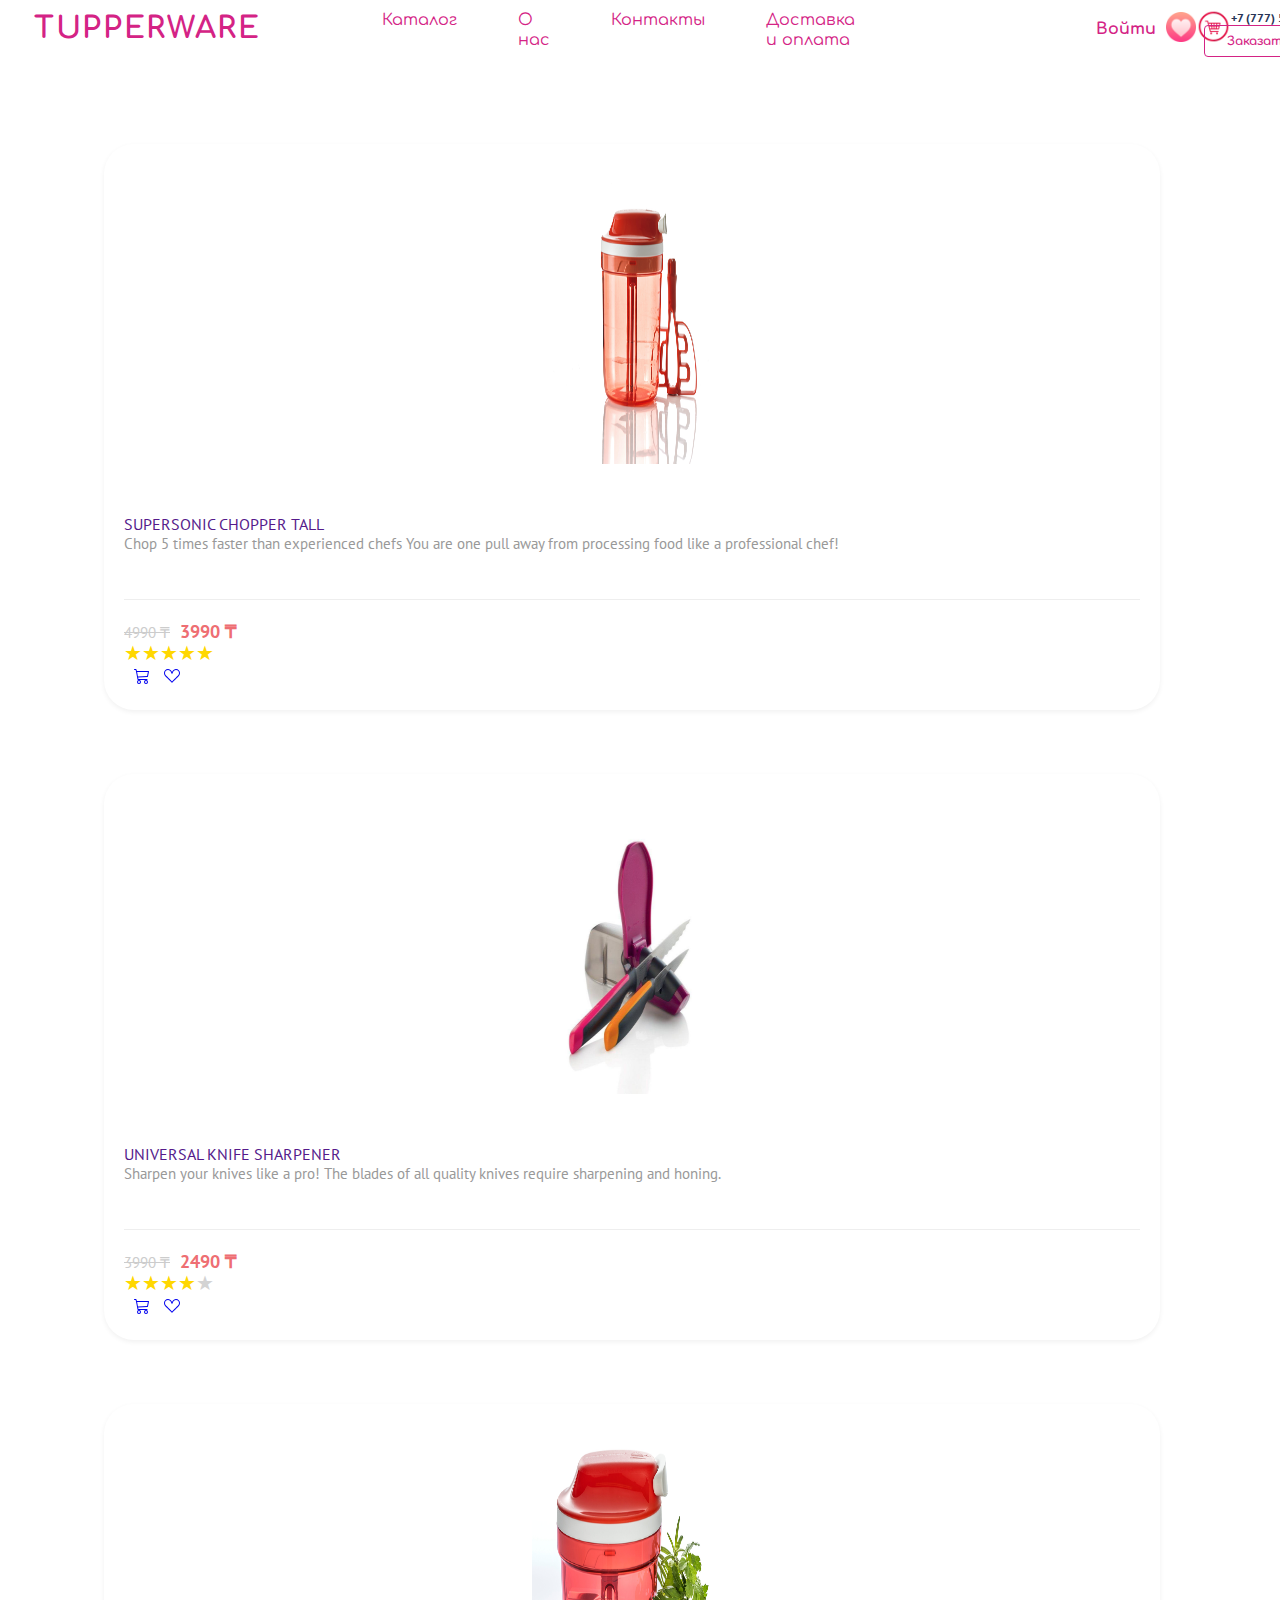
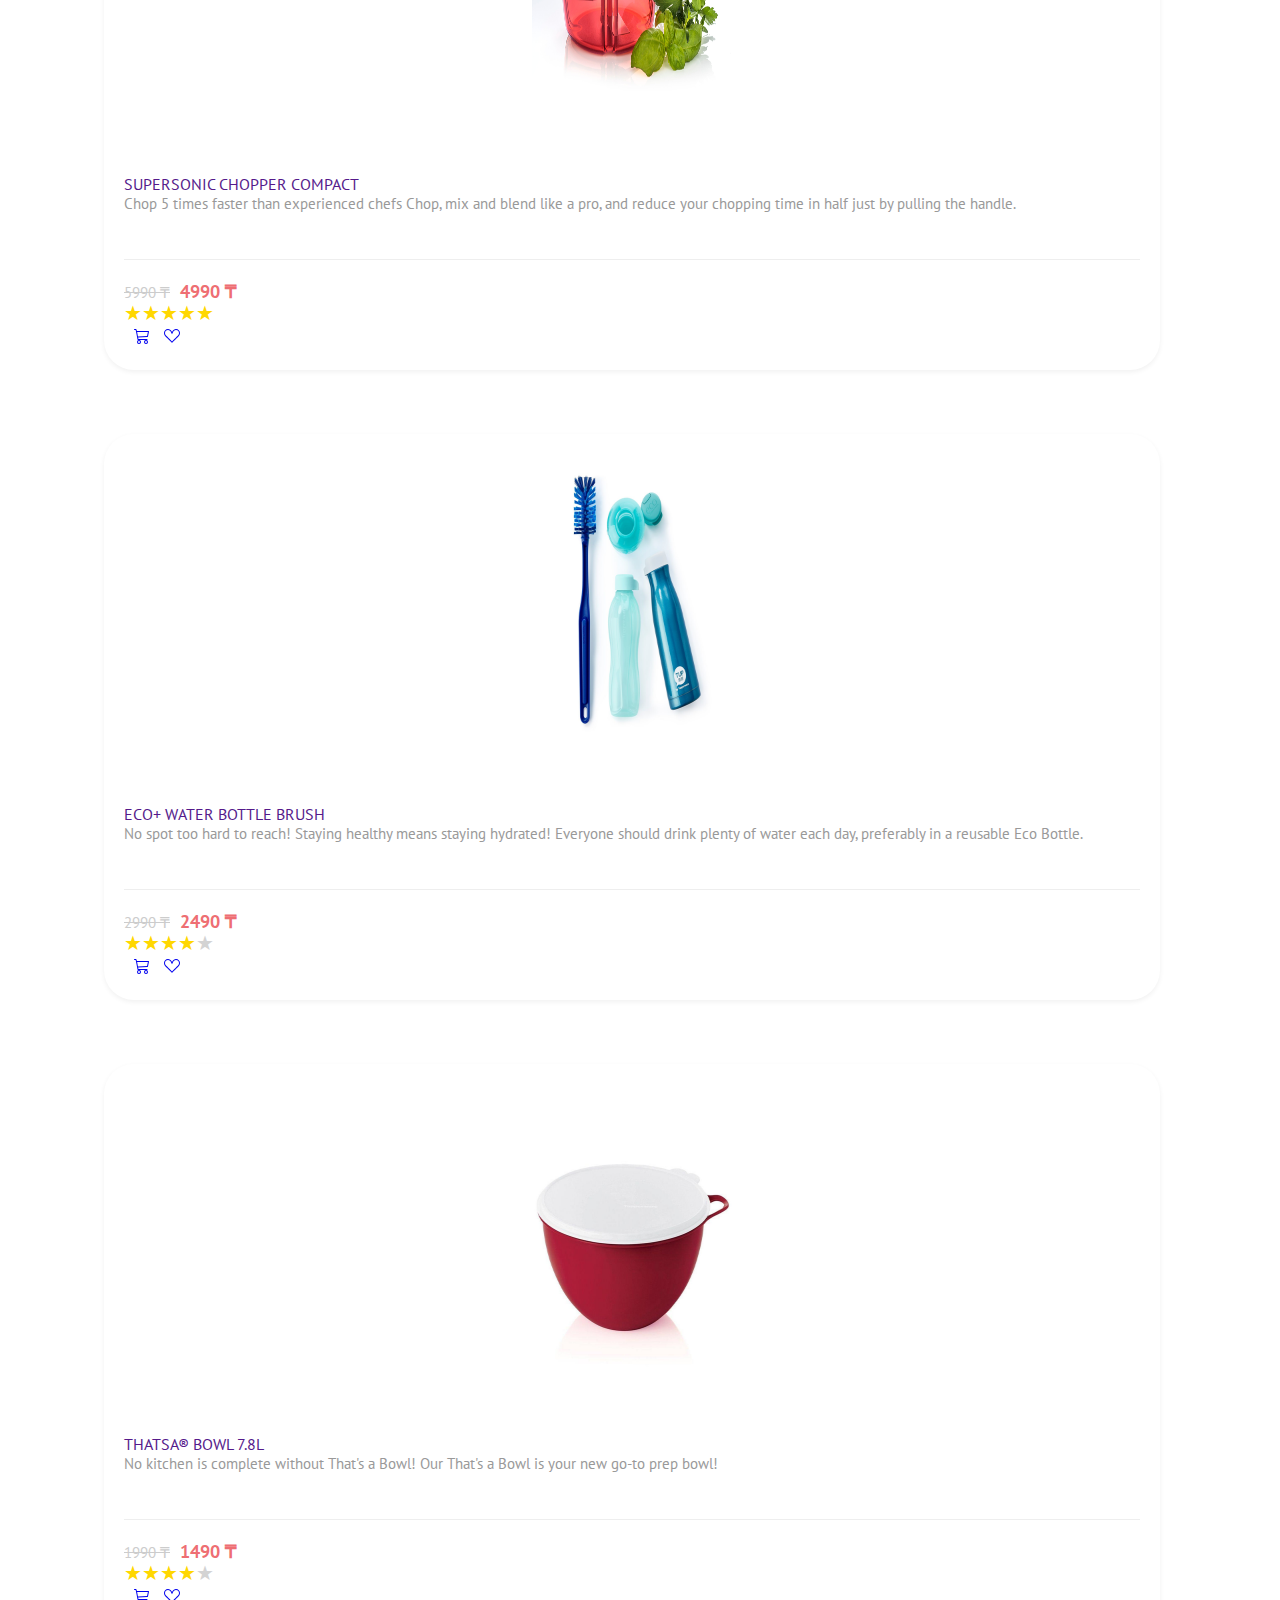
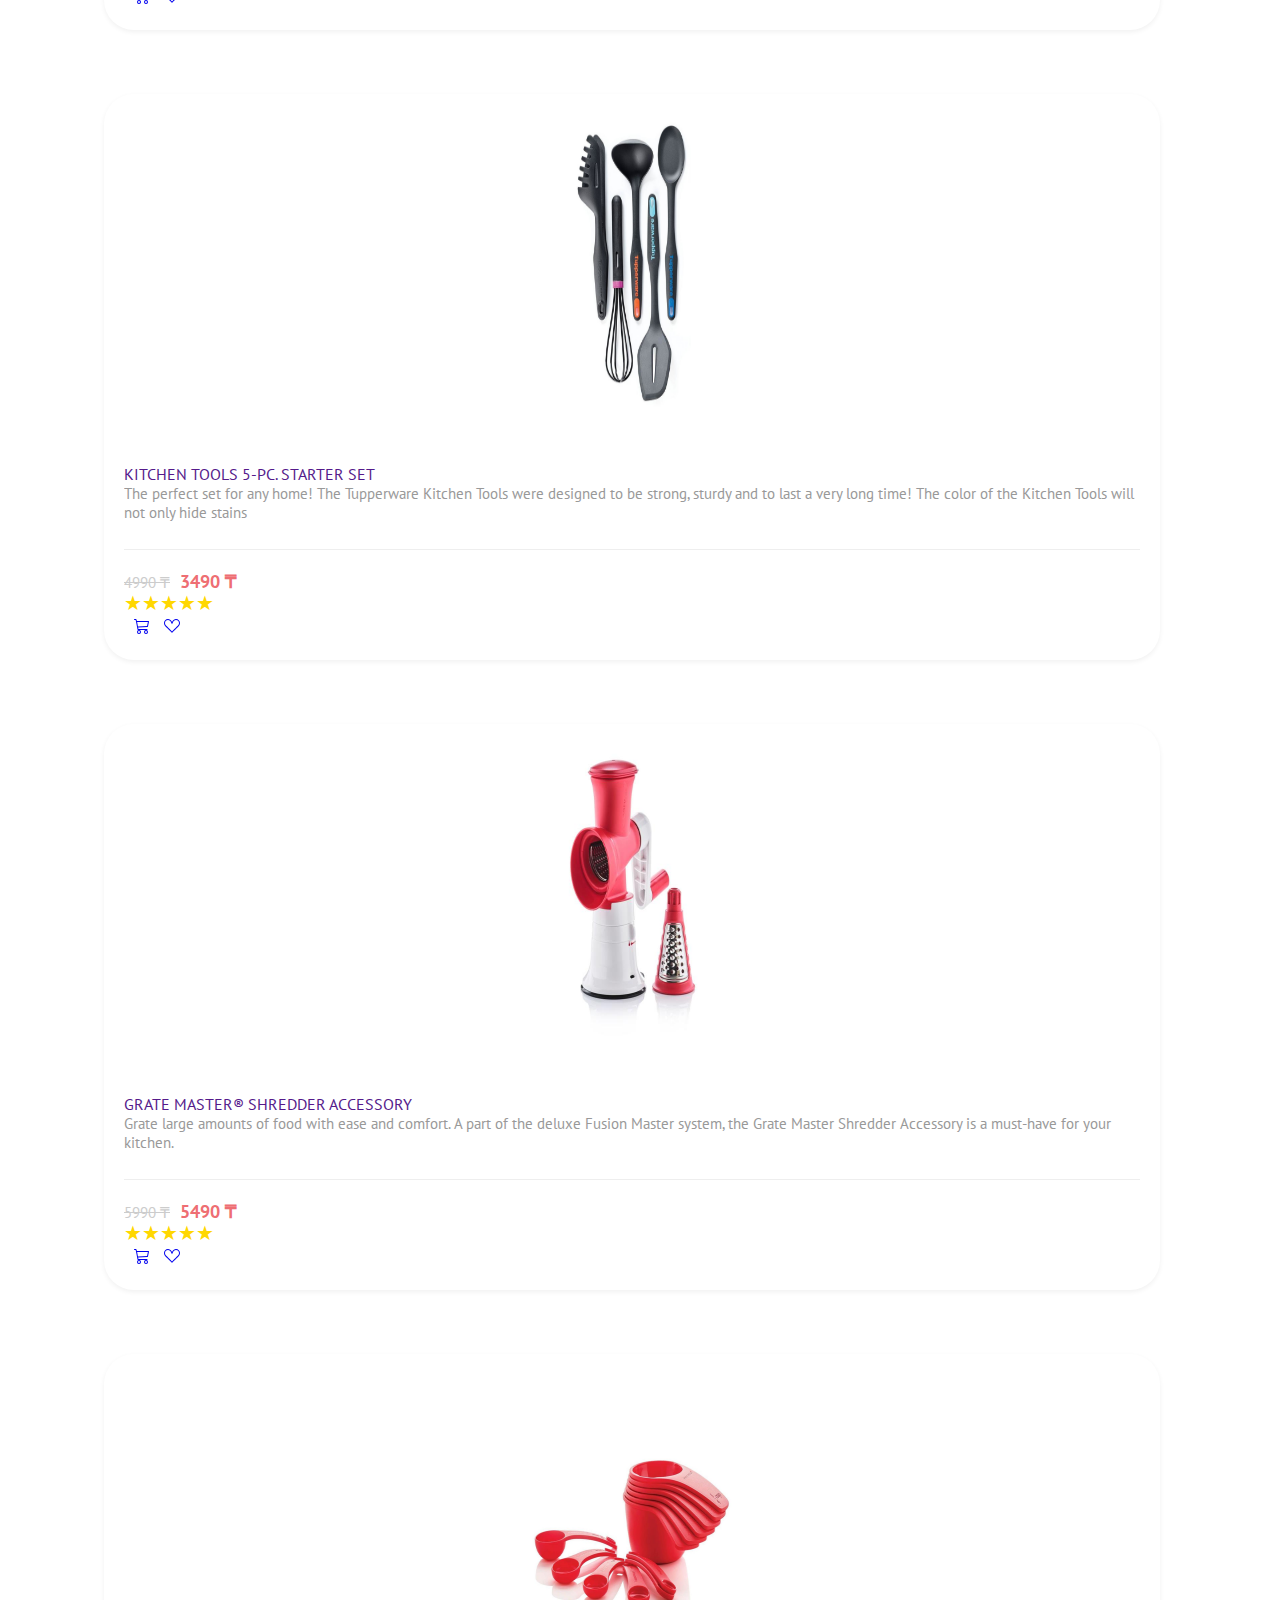
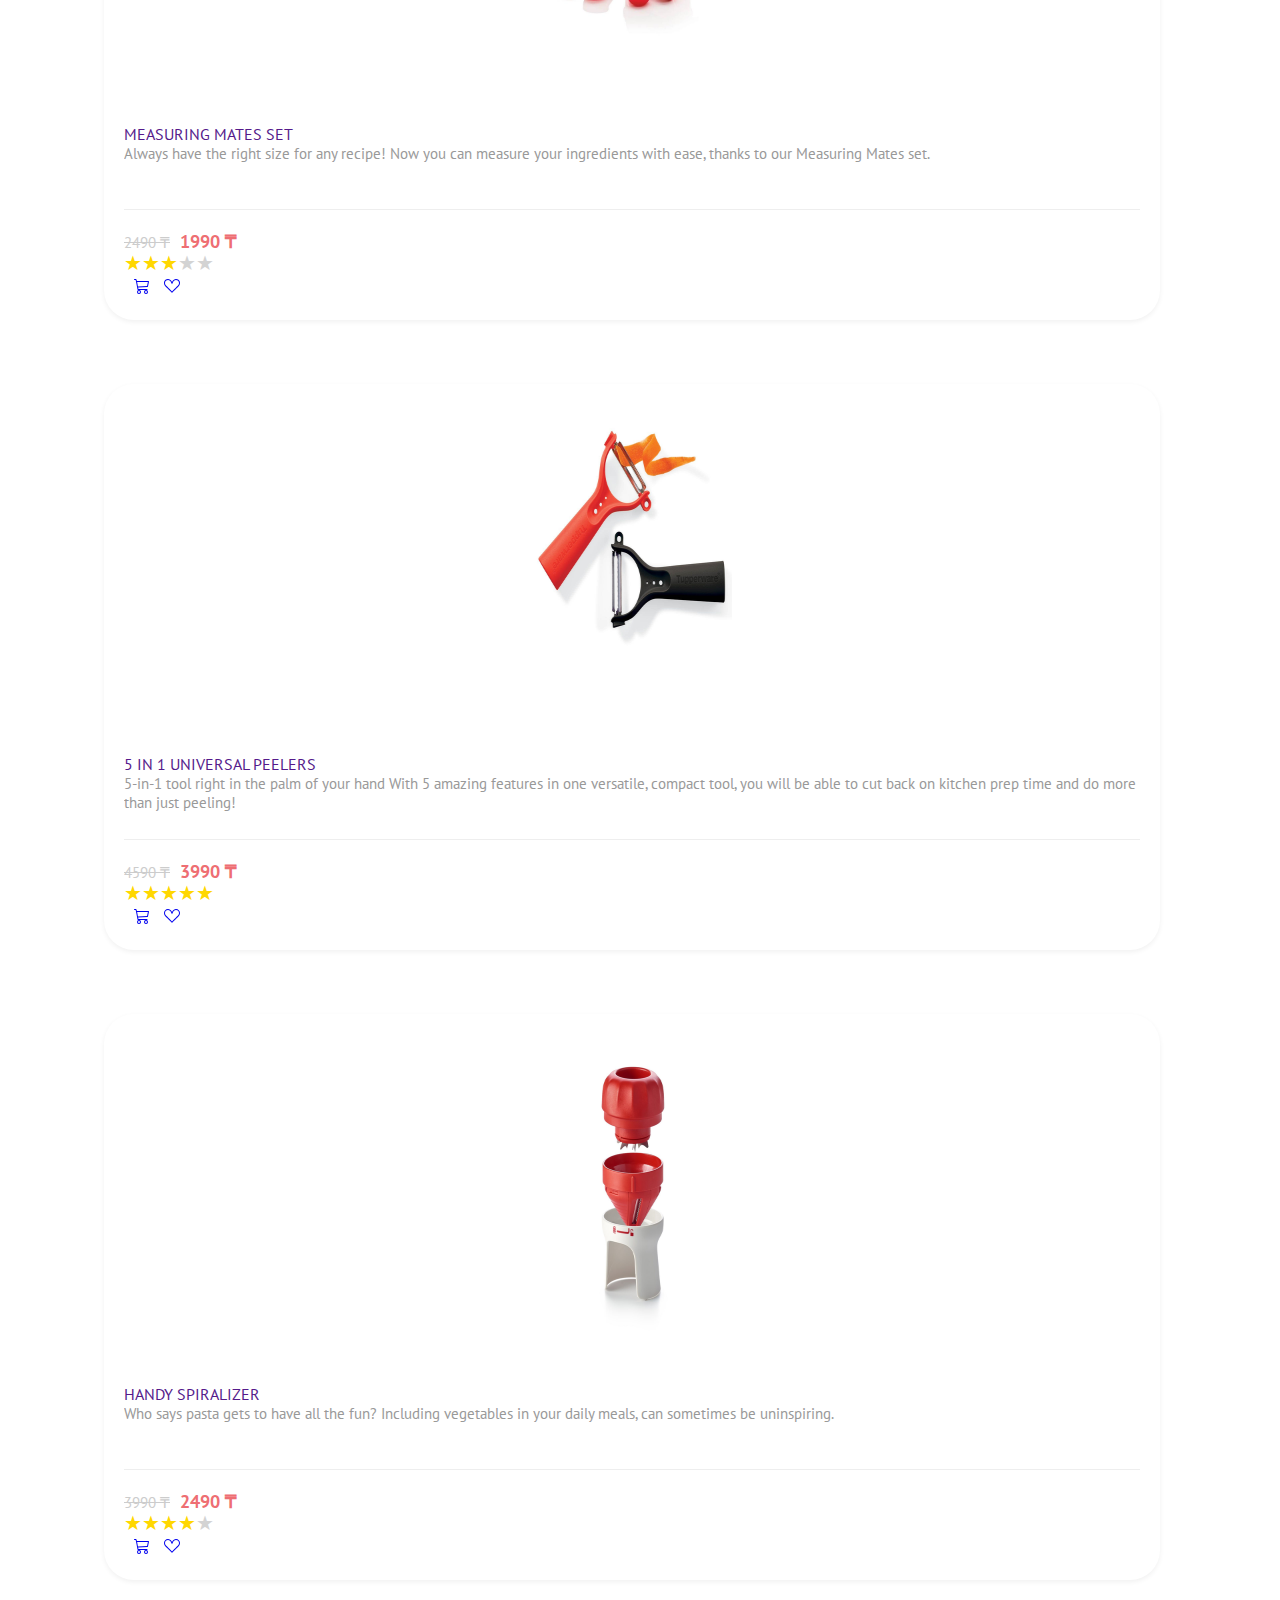
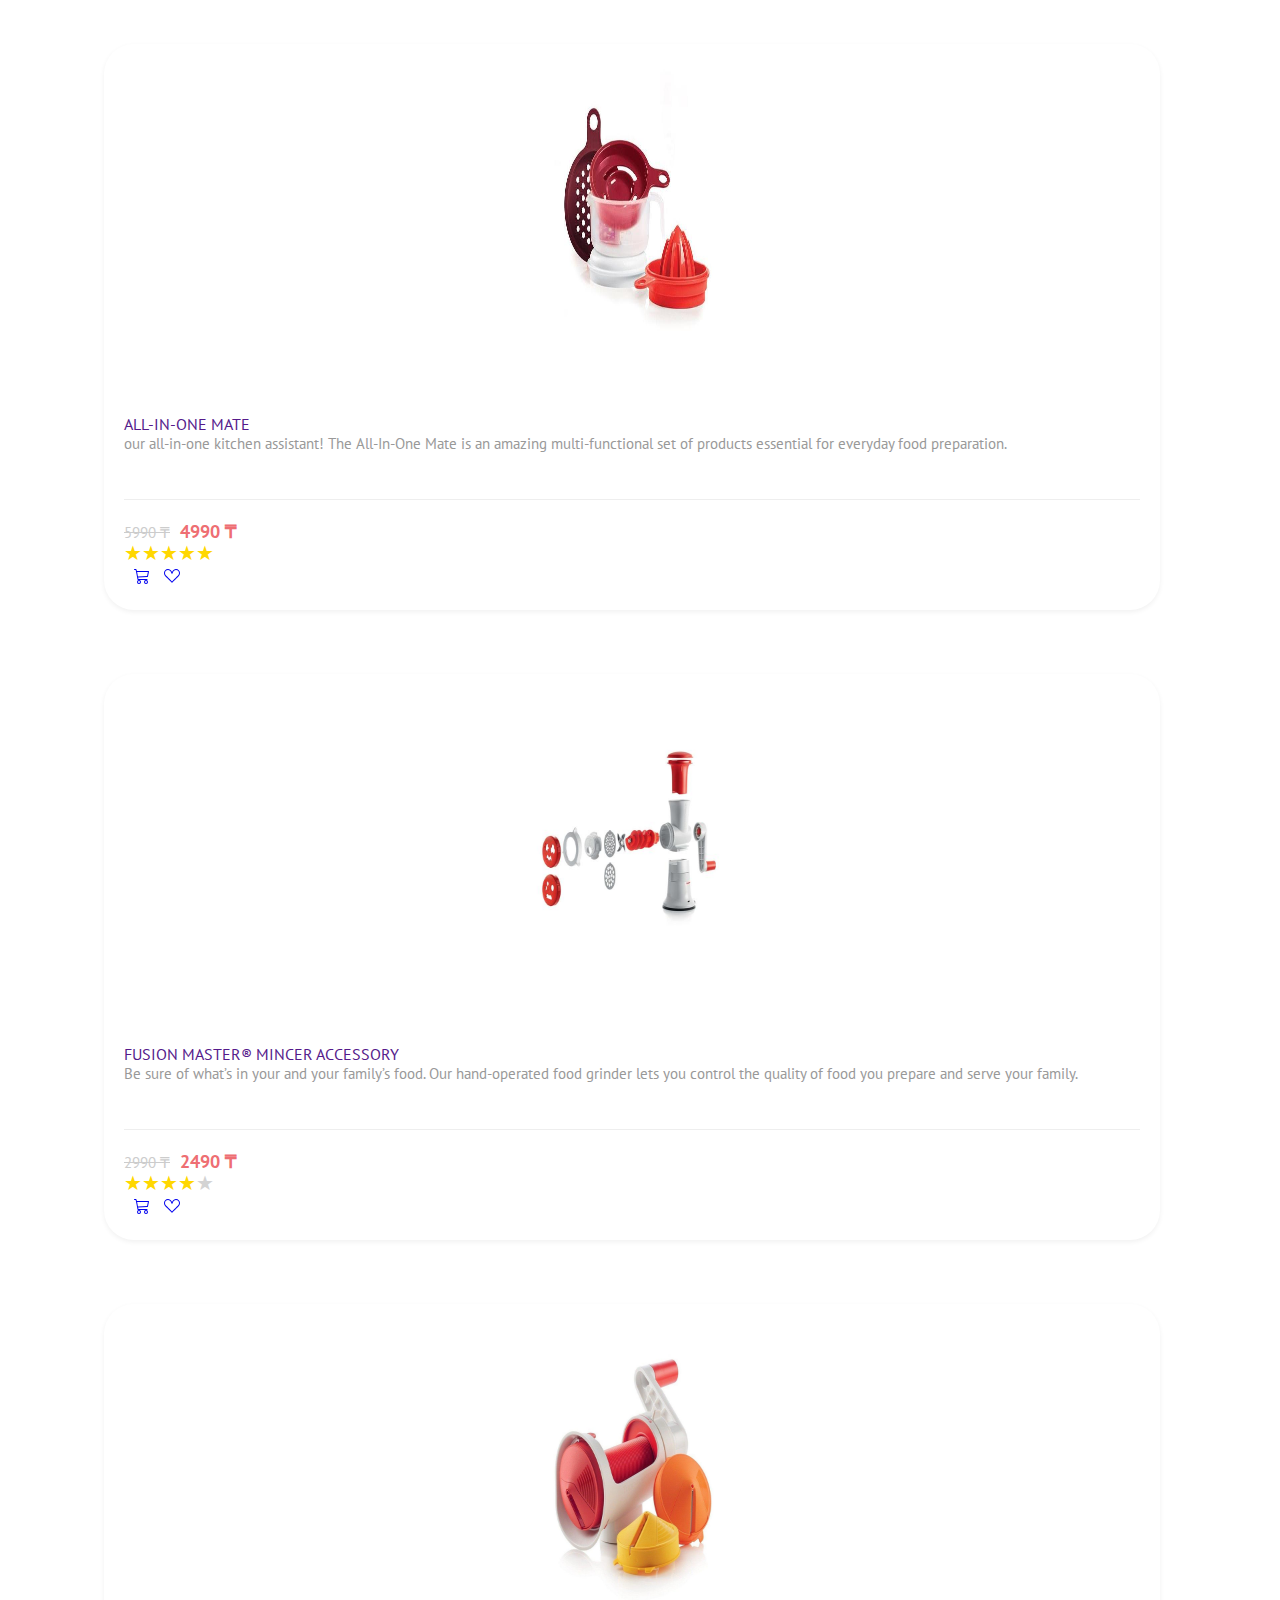
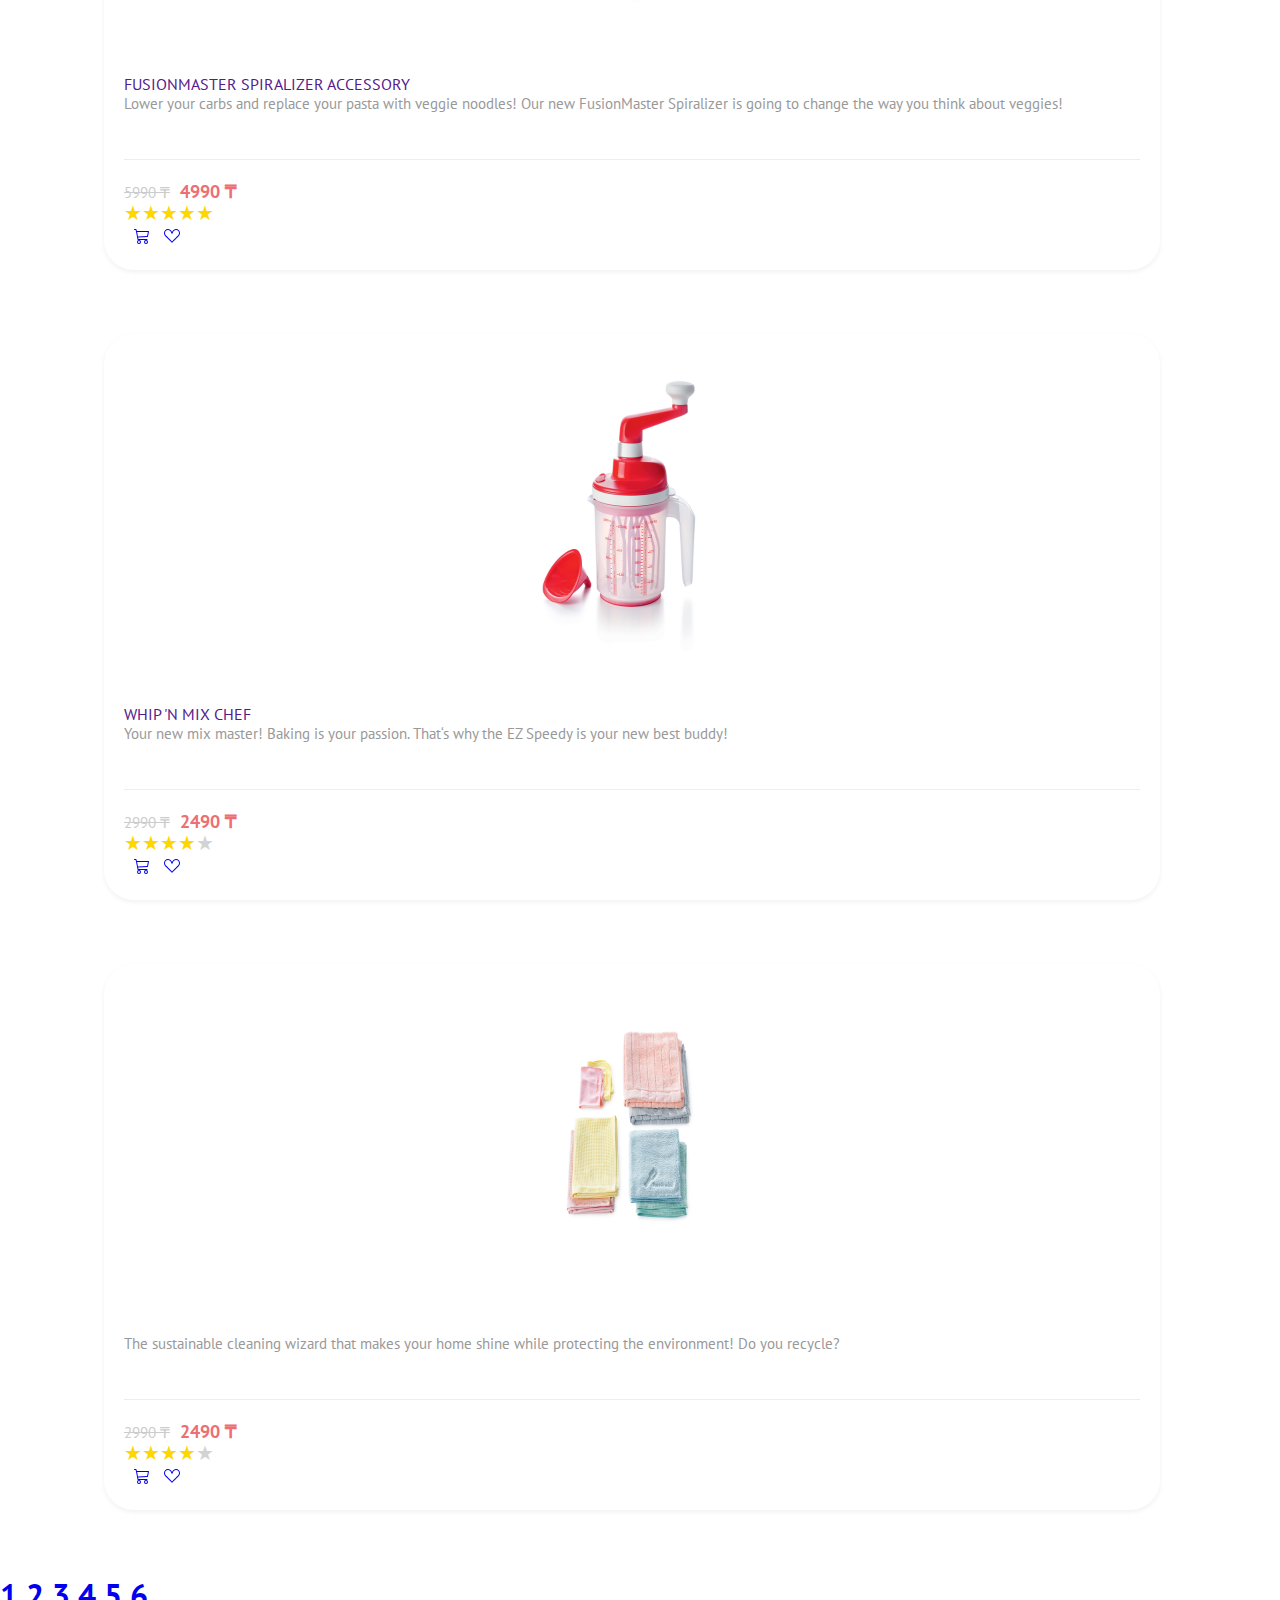
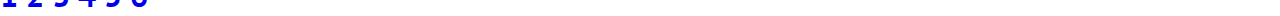
<file: Pages/kitchen.html>
<!DOCTYPE html>
<html lang="en">
<head>
	<meta charset="UTF-8">
	<title>Tupperware</title>
	<link href="https://cdn.jsdelivr.net/npm/bootstrap@5.1.1/dist/css/bootstrap.min.css" rel="stylesheet"
          integrity="sha384-F3w7mX95PdgyTmZZMECAngseQB83DfGTowi0iMjiWaeVhAn4FJkqJByhZMI3AhiU" crossorigin="anonymous">
	<link href="https://fonts.googleapis.com/css2?family=PT+Sans:wght@400;700&display=swap" rel="stylesheet">
	<link rel="stylesheet" href="../css/catalog.css">
</head>
<body>
	<div class="nav">
		<a href="#" class="logo">
		TUPPERWARE
		</a>
        <ul class="menu">
			<li>
				<a href="serve.html" id="cotalog">Каталог</a>
			</li>
			<li>
				<a href="aboutus.html">О нас</a>
			</li>
			<li>
				<a href="contact.html">Контакты</a>
			</li>
			<li>
				<a href="../post/post.html">Доставка и оплата</a>
			</li>
		</ul>
		<div class="log">	
			<a href="">
			<h4>Войти</h4>
			</a>
		</div>

		<div class="reg">
			<a href="">
				<img src="../img/heart.png" id="hert" alt="" width="30" height="30">
			</a>
		</div>
		<div class="reg2">
			<a href="">
				<img src="../img/kisspng-computer-icons-shopping-cart-retail-sales-5ac8d75db0f829.0507566715231117737249.png" id="kor" alt="" width="35" height="35">
			</a>
			
		</div>
		
		<div class="call">
			<span>
				+7 (777) 545-12-63
			</span>
			<a href="#" class="call-btn">
				Заказать звонок
			</a>
		</div>
	</div>

    <section class="main-content">
        <div class="container__cont">
            <div class="row">
                <div class="col-lg-4 col-sm-6" mb-3>
                    <div class="product-card">
                        <div class="product-thumb">
                            <a href=""><img src="../img/blender.png" alt=""></a>
                        </div>
                        <div class="product-details">
                            <h4><a href="">SUPERSONIC CHOPPER TALL</a></h4>
                            <p>Chop 5 times faster than experienced chefs
    
                                You are one pull away from processing food like a professional chef! </p>
                        <div class="product-bottom-details d-flex justify-content-between">
                            <div class="product-price">
                                <small>4990 ₸</small> 3990 ₸
                            </div>
                            <div class="rating-mini">
                                <span class="active"></span>	
                                <span class="active"></span>    
                                <span class="active"></span>  
                                <span class="active"></span>
                                <span class="active"></span>
        
                            </div>
                                <div class="product-links">
                                    <a href="#"><i class="bi bi-cart3"></i><svg xmlns="http://www.w3.org/2000/svg" width="16" height="16" fill="currentColor" class="bi bi-cart3" viewBox="0 0 16 16">
                                        <path d="M0 1.5A.5.5 0 0 1 .5 1H2a.5.5 0 0 1 .485.379L2.89 3H14.5a.5.5 0 0 1 .49.598l-1 5a.5.5 0 0 1-.465.401l-9.397.472L4.415 11H13a.5.5 0 0 1 0 1H4a.5.5 0 0 1-.491-.408L2.01 3.607 1.61 2H.5a.5.5 0 0 1-.5-.5zM3.102 4l.84 4.479 9.144-.459L13.89 4H3.102zM5 12a2 2 0 1 0 0 4 2 2 0 0 0 0-4zm7 0a2 2 0 1 0 0 4 2 2 0 0 0 0-4zm-7 1a1 1 0 1 1 0 2 1 1 0 0 1 0-2zm7 0a1 1 0 1 1 0 2 1 1 0 0 1 0-2z"/>
                                      </svg></a>
                                    <a href="#"><i class="bi bi-suit-heart"></i><svg xmlns="http://www.w3.org/2000/svg" width="16" height="16" fill="currentColor" class="bi bi-suit-heart" viewBox="0 0 16 16">
                                        <path d="m8 6.236-.894-1.789c-.222-.443-.607-1.08-1.152-1.595C5.418 2.345 4.776 2 4 2 2.324 2 1 3.326 1 4.92c0 1.211.554 2.066 1.868 3.37.337.334.721.695 1.146 1.093C5.122 10.423 6.5 11.717 8 13.447c1.5-1.73 2.878-3.024 3.986-4.064.425-.398.81-.76 1.146-1.093C14.446 6.986 15 6.131 15 4.92 15 3.326 13.676 2 12 2c-.777 0-1.418.345-1.954.852-.545.515-.93 1.152-1.152 1.595L8 6.236zm.392 8.292a.513.513 0 0 1-.784 0c-1.601-1.902-3.05-3.262-4.243-4.381C1.3 8.208 0 6.989 0 4.92 0 2.755 1.79 1 4 1c1.6 0 2.719 1.05 3.404 2.008.26.365.458.716.596.992a7.55 7.55 0 0 1 .596-.992C9.281 2.049 10.4 1 12 1c2.21 0 4 1.755 4 3.92 0 2.069-1.3 3.288-3.365 5.227-1.193 1.12-2.642 2.48-4.243 4.38z"/>
                                      </svg></a>
                                </div>                         
                            </div>
                        </div>
                    </div>
                </div>
    
                <div class="col-lg-4 col-sm-6" mb-3>
                    <div class="product-card">
                        <div class="product-thumb">
                            <a href=""><img src="../img/knife.png" alt=""></a>
                        </div>
                        <div class="product-details">
                            <h4><a href="">UNIVERSAL KNIFE SHARPENER</a></h4>
                            <p>Sharpen your knives like a pro! The blades of all quality knives require sharpening and honing.</p>
                        <div class="product-bottom-details d-flex justify-content-between">
                            <div class="product-price">
                                <small>3990 ₸</small> 2490 ₸
                            </div>
                            <div class="rating-mini">
                                <span class="active"></span>	
                                <span class="active"></span>    
                                <span class="active"></span>  
                                <span class="active"></span>
                                <span></span>
        
                            </div>
                                <div class="product-links">
                                    <a href="#"><i class="bi bi-cart3"></i><svg xmlns="http://www.w3.org/2000/svg" width="16" height="16" fill="currentColor" class="bi bi-cart3" viewBox="0 0 16 16">
                                        <path d="M0 1.5A.5.5 0 0 1 .5 1H2a.5.5 0 0 1 .485.379L2.89 3H14.5a.5.5 0 0 1 .49.598l-1 5a.5.5 0 0 1-.465.401l-9.397.472L4.415 11H13a.5.5 0 0 1 0 1H4a.5.5 0 0 1-.491-.408L2.01 3.607 1.61 2H.5a.5.5 0 0 1-.5-.5zM3.102 4l.84 4.479 9.144-.459L13.89 4H3.102zM5 12a2 2 0 1 0 0 4 2 2 0 0 0 0-4zm7 0a2 2 0 1 0 0 4 2 2 0 0 0 0-4zm-7 1a1 1 0 1 1 0 2 1 1 0 0 1 0-2zm7 0a1 1 0 1 1 0 2 1 1 0 0 1 0-2z"/>
                                      </svg></a>
                                    <a href="#"><i class="bi bi-suit-heart"></i><svg xmlns="http://www.w3.org/2000/svg" width="16" height="16" fill="currentColor" class="bi bi-suit-heart" viewBox="0 0 16 16">
                                        <path d="m8 6.236-.894-1.789c-.222-.443-.607-1.08-1.152-1.595C5.418 2.345 4.776 2 4 2 2.324 2 1 3.326 1 4.92c0 1.211.554 2.066 1.868 3.37.337.334.721.695 1.146 1.093C5.122 10.423 6.5 11.717 8 13.447c1.5-1.73 2.878-3.024 3.986-4.064.425-.398.81-.76 1.146-1.093C14.446 6.986 15 6.131 15 4.92 15 3.326 13.676 2 12 2c-.777 0-1.418.345-1.954.852-.545.515-.93 1.152-1.152 1.595L8 6.236zm.392 8.292a.513.513 0 0 1-.784 0c-1.601-1.902-3.05-3.262-4.243-4.381C1.3 8.208 0 6.989 0 4.92 0 2.755 1.79 1 4 1c1.6 0 2.719 1.05 3.404 2.008.26.365.458.716.596.992a7.55 7.55 0 0 1 .596-.992C9.281 2.049 10.4 1 12 1c2.21 0 4 1.755 4 3.92 0 2.069-1.3 3.288-3.365 5.227-1.193 1.12-2.642 2.48-4.243 4.38z"/>
                                      </svg></a>
                                </div>                         
                            </div>
                        </div>
                    </div>
                </div>
    
                <div class="col-lg-4 col-sm-6" mb-3>
                    <div class="product-card">
                        <div class="product-thumb">
                            <a href=""><img src="../img/zelen.png" alt=""></a>
                        </div>
                        <div class="product-details">
                            <h4><a href="">SUPERSONIC CHOPPER COMPACT</a></h4>
                            <p>Chop 5 times faster than experienced chefs
    
                                Chop, mix and blend like a pro, and reduce your chopping time in half just by pulling the handle.</p>
                        <div class="product-bottom-details d-flex justify-content-between">
                            <div class="product-price">
                                <small>5990 ₸</small> 4990 ₸
                            </div>
                            <div class="rating-mini">
                                <span class="active"></span>	
                                <span class="active"></span>    
                                <span class="active"></span>  
                                <span class="active"></span>
                                <span class="active"></span>
        
                            </div>
                                <div class="product-links">
                                    <a href="#"><i class="bi bi-cart3"></i><svg xmlns="http://www.w3.org/2000/svg" width="16" height="16" fill="currentColor" class="bi bi-cart3" viewBox="0 0 16 16">
                                        <path d="M0 1.5A.5.5 0 0 1 .5 1H2a.5.5 0 0 1 .485.379L2.89 3H14.5a.5.5 0 0 1 .49.598l-1 5a.5.5 0 0 1-.465.401l-9.397.472L4.415 11H13a.5.5 0 0 1 0 1H4a.5.5 0 0 1-.491-.408L2.01 3.607 1.61 2H.5a.5.5 0 0 1-.5-.5zM3.102 4l.84 4.479 9.144-.459L13.89 4H3.102zM5 12a2 2 0 1 0 0 4 2 2 0 0 0 0-4zm7 0a2 2 0 1 0 0 4 2 2 0 0 0 0-4zm-7 1a1 1 0 1 1 0 2 1 1 0 0 1 0-2zm7 0a1 1 0 1 1 0 2 1 1 0 0 1 0-2z"/>
                                      </svg></a>
                                    <a href="#"><i class="bi bi-suit-heart"></i><svg xmlns="http://www.w3.org/2000/svg" width="16" height="16" fill="currentColor" class="bi bi-suit-heart" viewBox="0 0 16 16">
                                        <path d="m8 6.236-.894-1.789c-.222-.443-.607-1.08-1.152-1.595C5.418 2.345 4.776 2 4 2 2.324 2 1 3.326 1 4.92c0 1.211.554 2.066 1.868 3.37.337.334.721.695 1.146 1.093C5.122 10.423 6.5 11.717 8 13.447c1.5-1.73 2.878-3.024 3.986-4.064.425-.398.81-.76 1.146-1.093C14.446 6.986 15 6.131 15 4.92 15 3.326 13.676 2 12 2c-.777 0-1.418.345-1.954.852-.545.515-.93 1.152-1.152 1.595L8 6.236zm.392 8.292a.513.513 0 0 1-.784 0c-1.601-1.902-3.05-3.262-4.243-4.381C1.3 8.208 0 6.989 0 4.92 0 2.755 1.79 1 4 1c1.6 0 2.719 1.05 3.404 2.008.26.365.458.716.596.992a7.55 7.55 0 0 1 .596-.992C9.281 2.049 10.4 1 12 1c2.21 0 4 1.755 4 3.92 0 2.069-1.3 3.288-3.365 5.227-1.193 1.12-2.642 2.48-4.243 4.38z"/>
                                      </svg></a>
                                </div>                         
                            </div>
                        </div>
                    </div>
                </div>
    
                <div class="col-lg-4 col-sm-6" mb-3>
                    <div class="product-card">
                        <div class="product-thumb">
                            <a href=""><img src="../img/bottle.png" alt=""></a>
                        </div>
                        <div class="product-details">
                            <h4><a href="">ECO+ WATER BOTTLE BRUSH</a></h4>
                            <p>No spot too hard to reach! Staying healthy means staying hydrated! 
    
                                Everyone should drink plenty of water each day, preferably in a reusable Eco Bottle.</p>
                        <div class="product-bottom-details d-flex justify-content-between">
                            <div class="product-price">
                                <small>2990 ₸</small> 2490 ₸
                            </div>
                            <div class="rating-mini">
                                <span class="active"></span>	
                                <span class="active"></span>    
                                <span class="active"></span>  
                                <span class="active"></span>
                                <span></span>
                            </div>
                                <div class="product-links">
                                    <a href="#"><i class="bi bi-cart3"></i><svg xmlns="http://www.w3.org/2000/svg" width="16" height="16" fill="currentColor" class="bi bi-cart3" viewBox="0 0 16 16">
                                        <path d="M0 1.5A.5.5 0 0 1 .5 1H2a.5.5 0 0 1 .485.379L2.89 3H14.5a.5.5 0 0 1 .49.598l-1 5a.5.5 0 0 1-.465.401l-9.397.472L4.415 11H13a.5.5 0 0 1 0 1H4a.5.5 0 0 1-.491-.408L2.01 3.607 1.61 2H.5a.5.5 0 0 1-.5-.5zM3.102 4l.84 4.479 9.144-.459L13.89 4H3.102zM5 12a2 2 0 1 0 0 4 2 2 0 0 0 0-4zm7 0a2 2 0 1 0 0 4 2 2 0 0 0 0-4zm-7 1a1 1 0 1 1 0 2 1 1 0 0 1 0-2zm7 0a1 1 0 1 1 0 2 1 1 0 0 1 0-2z"/>
                                      </svg></a>
                                    <a href="#"><i class="bi bi-suit-heart"></i><svg xmlns="http://www.w3.org/2000/svg" width="16" height="16" fill="currentColor" class="bi bi-suit-heart" viewBox="0 0 16 16">
                                        <path d="m8 6.236-.894-1.789c-.222-.443-.607-1.08-1.152-1.595C5.418 2.345 4.776 2 4 2 2.324 2 1 3.326 1 4.92c0 1.211.554 2.066 1.868 3.37.337.334.721.695 1.146 1.093C5.122 10.423 6.5 11.717 8 13.447c1.5-1.73 2.878-3.024 3.986-4.064.425-.398.81-.76 1.146-1.093C14.446 6.986 15 6.131 15 4.92 15 3.326 13.676 2 12 2c-.777 0-1.418.345-1.954.852-.545.515-.93 1.152-1.152 1.595L8 6.236zm.392 8.292a.513.513 0 0 1-.784 0c-1.601-1.902-3.05-3.262-4.243-4.381C1.3 8.208 0 6.989 0 4.92 0 2.755 1.79 1 4 1c1.6 0 2.719 1.05 3.404 2.008.26.365.458.716.596.992a7.55 7.55 0 0 1 .596-.992C9.281 2.049 10.4 1 12 1c2.21 0 4 1.755 4 3.92 0 2.069-1.3 3.288-3.365 5.227-1.193 1.12-2.642 2.48-4.243 4.38z"/>
                                      </svg></a>
                                </div>                         
                            </div>
                        </div>
                    </div>
                </div>
    
                <div class="col-lg-4 col-sm-6" mb-3>
                    <div class="product-card">
                        <div class="product-thumb">
                            <a href=""><img src="../img/bowl.png" alt=""></a>
                        </div>
                        <div class="product-details">
                            <h4><a href="">THATSA® BOWL 7.8L</a></h4>
                            <p>No kitchen is complete without That's a Bowl! Our That's a Bowl is your new go-to prep bowl! </p>
                        <div class="product-bottom-details d-flex justify-content-between">
                            <div class="product-price">
                                <small>1990 ₸</small> 1490 ₸
                            </div>
                            <div class="rating-mini">
                                <span class="active"></span>	
                                <span class="active"></span>    
                                <span class="active"></span>  
                                <span class="active"></span>
                                <span></span>
                            </div>
                                <div class="product-links">
                                    <a href="#"><i class="bi bi-cart3"></i><svg xmlns="http://www.w3.org/2000/svg" width="16" height="16" fill="currentColor" class="bi bi-cart3" viewBox="0 0 16 16">
                                        <path d="M0 1.5A.5.5 0 0 1 .5 1H2a.5.5 0 0 1 .485.379L2.89 3H14.5a.5.5 0 0 1 .49.598l-1 5a.5.5 0 0 1-.465.401l-9.397.472L4.415 11H13a.5.5 0 0 1 0 1H4a.5.5 0 0 1-.491-.408L2.01 3.607 1.61 2H.5a.5.5 0 0 1-.5-.5zM3.102 4l.84 4.479 9.144-.459L13.89 4H3.102zM5 12a2 2 0 1 0 0 4 2 2 0 0 0 0-4zm7 0a2 2 0 1 0 0 4 2 2 0 0 0 0-4zm-7 1a1 1 0 1 1 0 2 1 1 0 0 1 0-2zm7 0a1 1 0 1 1 0 2 1 1 0 0 1 0-2z"/>
                                      </svg></a>
                                    <a href="#"><i class="bi bi-suit-heart"></i><svg xmlns="http://www.w3.org/2000/svg" width="16" height="16" fill="currentColor" class="bi bi-suit-heart" viewBox="0 0 16 16">
                                        <path d="m8 6.236-.894-1.789c-.222-.443-.607-1.08-1.152-1.595C5.418 2.345 4.776 2 4 2 2.324 2 1 3.326 1 4.92c0 1.211.554 2.066 1.868 3.37.337.334.721.695 1.146 1.093C5.122 10.423 6.5 11.717 8 13.447c1.5-1.73 2.878-3.024 3.986-4.064.425-.398.81-.76 1.146-1.093C14.446 6.986 15 6.131 15 4.92 15 3.326 13.676 2 12 2c-.777 0-1.418.345-1.954.852-.545.515-.93 1.152-1.152 1.595L8 6.236zm.392 8.292a.513.513 0 0 1-.784 0c-1.601-1.902-3.05-3.262-4.243-4.381C1.3 8.208 0 6.989 0 4.92 0 2.755 1.79 1 4 1c1.6 0 2.719 1.05 3.404 2.008.26.365.458.716.596.992a7.55 7.55 0 0 1 .596-.992C9.281 2.049 10.4 1 12 1c2.21 0 4 1.755 4 3.92 0 2.069-1.3 3.288-3.365 5.227-1.193 1.12-2.642 2.48-4.243 4.38z"/>
                                      </svg></a>
                                </div>                         
                            </div>
                        </div>
                    </div>
                </div>
    
                <div class="col-lg-4 col-sm-6" mb-3>
                    <div class="product-card">
                        <div class="product-thumb">
                            <a href=""><img src="../img/spoon.png" alt=""></a>
                        </div>
                        <div class="product-details">
                            <h4><a href="">KITCHEN TOOLS 5-PC. STARTER SET</a></h4>
                            <p>The perfect set for any home!
    
                                The Tupperware Kitchen Tools were designed to be strong, sturdy and to last a very long time! The color of the Kitchen Tools will not only hide stains </p>
                        <div class="product-bottom-details d-flex justify-content-between">
                            <div class="product-price">
                                <small>4990 ₸</small> 3490 ₸
                            </div>
                            <div class="rating-mini">
                                <span class="active"></span>	
                                <span class="active"></span>    
                                <span class="active"></span>  
                                <span class="active"></span>
                                <span class="active"></span>
                            </div>
                                <div class="product-links">
                                    <a href="#"><i class="bi bi-cart3"></i><svg xmlns="http://www.w3.org/2000/svg" width="16" height="16" fill="currentColor" class="bi bi-cart3" viewBox="0 0 16 16">
                                        <path d="M0 1.5A.5.5 0 0 1 .5 1H2a.5.5 0 0 1 .485.379L2.89 3H14.5a.5.5 0 0 1 .49.598l-1 5a.5.5 0 0 1-.465.401l-9.397.472L4.415 11H13a.5.5 0 0 1 0 1H4a.5.5 0 0 1-.491-.408L2.01 3.607 1.61 2H.5a.5.5 0 0 1-.5-.5zM3.102 4l.84 4.479 9.144-.459L13.89 4H3.102zM5 12a2 2 0 1 0 0 4 2 2 0 0 0 0-4zm7 0a2 2 0 1 0 0 4 2 2 0 0 0 0-4zm-7 1a1 1 0 1 1 0 2 1 1 0 0 1 0-2zm7 0a1 1 0 1 1 0 2 1 1 0 0 1 0-2z"/>
                                      </svg></a>
                                    <a href="#"><i class="bi bi-suit-heart"></i><svg xmlns="http://www.w3.org/2000/svg" width="16" height="16" fill="currentColor" class="bi bi-suit-heart" viewBox="0 0 16 16">
                                        <path d="m8 6.236-.894-1.789c-.222-.443-.607-1.08-1.152-1.595C5.418 2.345 4.776 2 4 2 2.324 2 1 3.326 1 4.92c0 1.211.554 2.066 1.868 3.37.337.334.721.695 1.146 1.093C5.122 10.423 6.5 11.717 8 13.447c1.5-1.73 2.878-3.024 3.986-4.064.425-.398.81-.76 1.146-1.093C14.446 6.986 15 6.131 15 4.92 15 3.326 13.676 2 12 2c-.777 0-1.418.345-1.954.852-.545.515-.93 1.152-1.152 1.595L8 6.236zm.392 8.292a.513.513 0 0 1-.784 0c-1.601-1.902-3.05-3.262-4.243-4.381C1.3 8.208 0 6.989 0 4.92 0 2.755 1.79 1 4 1c1.6 0 2.719 1.05 3.404 2.008.26.365.458.716.596.992a7.55 7.55 0 0 1 .596-.992C9.281 2.049 10.4 1 12 1c2.21 0 4 1.755 4 3.92 0 2.069-1.3 3.288-3.365 5.227-1.193 1.12-2.642 2.48-4.243 4.38z"/>
                                      </svg></a>
                                </div>                         
                            </div>
                        </div>
                    </div>
                </div>
    
                <div class="col-lg-4 col-sm-6" mb-3>
                    <div class="product-card">
                        <div class="product-thumb">
                            <a href=""><img src="../img/grate-master-shredder-2007-0658_600x.jpg" alt=""></a>
                        </div>
                        <div class="product-details">
                            <h4><a href="">GRATE MASTER® SHREDDER ACCESSORY</a></h4>
                            <p>Grate large amounts of food with ease and comfort.
    
                                A part of the deluxe Fusion Master system, the Grate Master Shredder Accessory is a must-have for your kitchen.</p>
                        <div class="product-bottom-details d-flex justify-content-between">
                            <div class="product-price">
                                <small>5990 ₸</small> 5490 ₸
                            </div>
                            <div class="rating-mini">
                                <span class="active"></span>	
                                <span class="active"></span>    
                                <span class="active"></span>  
                                <span class="active"></span>
                                <span class="active"></span>
                            </div>
                                <div class="product-links">
                                    <a href="#"><i class="bi bi-cart3"></i><svg xmlns="http://www.w3.org/2000/svg" width="16" height="16" fill="currentColor" class="bi bi-cart3" viewBox="0 0 16 16">
                                        <path d="M0 1.5A.5.5 0 0 1 .5 1H2a.5.5 0 0 1 .485.379L2.89 3H14.5a.5.5 0 0 1 .49.598l-1 5a.5.5 0 0 1-.465.401l-9.397.472L4.415 11H13a.5.5 0 0 1 0 1H4a.5.5 0 0 1-.491-.408L2.01 3.607 1.61 2H.5a.5.5 0 0 1-.5-.5zM3.102 4l.84 4.479 9.144-.459L13.89 4H3.102zM5 12a2 2 0 1 0 0 4 2 2 0 0 0 0-4zm7 0a2 2 0 1 0 0 4 2 2 0 0 0 0-4zm-7 1a1 1 0 1 1 0 2 1 1 0 0 1 0-2zm7 0a1 1 0 1 1 0 2 1 1 0 0 1 0-2z"/>
                                      </svg></a>
                                    <a href="#"><i class="bi bi-suit-heart"></i><svg xmlns="http://www.w3.org/2000/svg" width="16" height="16" fill="currentColor" class="bi bi-suit-heart" viewBox="0 0 16 16">
                                        <path d="m8 6.236-.894-1.789c-.222-.443-.607-1.08-1.152-1.595C5.418 2.345 4.776 2 4 2 2.324 2 1 3.326 1 4.92c0 1.211.554 2.066 1.868 3.37.337.334.721.695 1.146 1.093C5.122 10.423 6.5 11.717 8 13.447c1.5-1.73 2.878-3.024 3.986-4.064.425-.398.81-.76 1.146-1.093C14.446 6.986 15 6.131 15 4.92 15 3.326 13.676 2 12 2c-.777 0-1.418.345-1.954.852-.545.515-.93 1.152-1.152 1.595L8 6.236zm.392 8.292a.513.513 0 0 1-.784 0c-1.601-1.902-3.05-3.262-4.243-4.381C1.3 8.208 0 6.989 0 4.92 0 2.755 1.79 1 4 1c1.6 0 2.719 1.05 3.404 2.008.26.365.458.716.596.992a7.55 7.55 0 0 1 .596-.992C9.281 2.049 10.4 1 12 1c2.21 0 4 1.755 4 3.92 0 2.069-1.3 3.288-3.365 5.227-1.193 1.12-2.642 2.48-4.243 4.38z"/>
                                      </svg></a>
                                </div>                         
                            </div>
                        </div>
                    </div>
                </div>
    
                <div class="col-lg-4 col-sm-6" mb-3>
                    <div class="product-card">
                        <div class="product-thumb">
                            <a href=""><img src="../img/mates.png" alt=""></a>
                        </div>
                        <div class="product-details">
                            <h4><a href="">MEASURING MATES SET</a></h4>
                            <p>Always have the right size for any recipe!
    
                                Now you can measure your ingredients with ease, thanks to our Measuring Mates set. </p>
                        <div class="product-bottom-details d-flex justify-content-between">
                            <div class="product-price">
                                <small>2490 ₸</small> 1990 ₸
                            </div>
                            <div class="rating-mini">
                                <span class="active"></span>	
                                <span class="active"></span>    
                                <span class="active"></span>  
                                <span></span>
                                <span></span>
                            </div>
                                <div class="product-links">
                                    <a href="#"><i class="bi bi-cart3"></i><svg xmlns="http://www.w3.org/2000/svg" width="16" height="16" fill="currentColor" class="bi bi-cart3" viewBox="0 0 16 16">
                                        <path d="M0 1.5A.5.5 0 0 1 .5 1H2a.5.5 0 0 1 .485.379L2.89 3H14.5a.5.5 0 0 1 .49.598l-1 5a.5.5 0 0 1-.465.401l-9.397.472L4.415 11H13a.5.5 0 0 1 0 1H4a.5.5 0 0 1-.491-.408L2.01 3.607 1.61 2H.5a.5.5 0 0 1-.5-.5zM3.102 4l.84 4.479 9.144-.459L13.89 4H3.102zM5 12a2 2 0 1 0 0 4 2 2 0 0 0 0-4zm7 0a2 2 0 1 0 0 4 2 2 0 0 0 0-4zm-7 1a1 1 0 1 1 0 2 1 1 0 0 1 0-2zm7 0a1 1 0 1 1 0 2 1 1 0 0 1 0-2z"/>
                                      </svg></a>
                                    <a href="#"><i class="bi bi-suit-heart"></i><svg xmlns="http://www.w3.org/2000/svg" width="16" height="16" fill="currentColor" class="bi bi-suit-heart" viewBox="0 0 16 16">
                                        <path d="m8 6.236-.894-1.789c-.222-.443-.607-1.08-1.152-1.595C5.418 2.345 4.776 2 4 2 2.324 2 1 3.326 1 4.92c0 1.211.554 2.066 1.868 3.37.337.334.721.695 1.146 1.093C5.122 10.423 6.5 11.717 8 13.447c1.5-1.73 2.878-3.024 3.986-4.064.425-.398.81-.76 1.146-1.093C14.446 6.986 15 6.131 15 4.92 15 3.326 13.676 2 12 2c-.777 0-1.418.345-1.954.852-.545.515-.93 1.152-1.152 1.595L8 6.236zm.392 8.292a.513.513 0 0 1-.784 0c-1.601-1.902-3.05-3.262-4.243-4.381C1.3 8.208 0 6.989 0 4.92 0 2.755 1.79 1 4 1c1.6 0 2.719 1.05 3.404 2.008.26.365.458.716.596.992a7.55 7.55 0 0 1 .596-.992C9.281 2.049 10.4 1 12 1c2.21 0 4 1.755 4 3.92 0 2.069-1.3 3.288-3.365 5.227-1.193 1.12-2.642 2.48-4.243 4.38z"/>
                                      </svg></a>
                                </div>                         
                            </div>
                        </div>
                    </div>
                </div>
    
                <div class="col-lg-4 col-sm-6" mb-3>
                    <div class="product-card">
                        <div class="product-thumb">
                            <a href=""><img src="../img/peel.png" alt=""></a>
                        </div>
                        <div class="product-details">
                            <h4><a href="">5 IN 1 UNIVERSAL PEELERS</a></h4>
                            <p>5-in-1 tool right in the palm of your hand
    
                                With 5 amazing features in one versatile, compact tool, you will be able to cut back on kitchen prep time and do more than just peeling! </p>
                        <div class="product-bottom-details d-flex justify-content-between">
                            <div class="product-price">
                                <small>4590 ₸</small> 3990 ₸
                            </div>
                            <div class="rating-mini">
                                <span class="active"></span>	
                                <span class="active"></span>    
                                <span class="active"></span>  
                                <span class="active"></span>
                                <span class="active"></span>
                            </div>
                                <div class="product-links">
                                    <a href="#"><i class="bi bi-cart3"></i><svg xmlns="http://www.w3.org/2000/svg" width="16" height="16" fill="currentColor" class="bi bi-cart3" viewBox="0 0 16 16">
                                        <path d="M0 1.5A.5.5 0 0 1 .5 1H2a.5.5 0 0 1 .485.379L2.89 3H14.5a.5.5 0 0 1 .49.598l-1 5a.5.5 0 0 1-.465.401l-9.397.472L4.415 11H13a.5.5 0 0 1 0 1H4a.5.5 0 0 1-.491-.408L2.01 3.607 1.61 2H.5a.5.5 0 0 1-.5-.5zM3.102 4l.84 4.479 9.144-.459L13.89 4H3.102zM5 12a2 2 0 1 0 0 4 2 2 0 0 0 0-4zm7 0a2 2 0 1 0 0 4 2 2 0 0 0 0-4zm-7 1a1 1 0 1 1 0 2 1 1 0 0 1 0-2zm7 0a1 1 0 1 1 0 2 1 1 0 0 1 0-2z"/>
                                      </svg></a>
                                    <a href="#"><i class="bi bi-suit-heart"></i><svg xmlns="http://www.w3.org/2000/svg" width="16" height="16" fill="currentColor" class="bi bi-suit-heart" viewBox="0 0 16 16">
                                        <path d="m8 6.236-.894-1.789c-.222-.443-.607-1.08-1.152-1.595C5.418 2.345 4.776 2 4 2 2.324 2 1 3.326 1 4.92c0 1.211.554 2.066 1.868 3.37.337.334.721.695 1.146 1.093C5.122 10.423 6.5 11.717 8 13.447c1.5-1.73 2.878-3.024 3.986-4.064.425-.398.81-.76 1.146-1.093C14.446 6.986 15 6.131 15 4.92 15 3.326 13.676 2 12 2c-.777 0-1.418.345-1.954.852-.545.515-.93 1.152-1.152 1.595L8 6.236zm.392 8.292a.513.513 0 0 1-.784 0c-1.601-1.902-3.05-3.262-4.243-4.381C1.3 8.208 0 6.989 0 4.92 0 2.755 1.79 1 4 1c1.6 0 2.719 1.05 3.404 2.008.26.365.458.716.596.992a7.55 7.55 0 0 1 .596-.992C9.281 2.049 10.4 1 12 1c2.21 0 4 1.755 4 3.92 0 2.069-1.3 3.288-3.365 5.227-1.193 1.12-2.642 2.48-4.243 4.38z"/>
                                      </svg></a>
                                </div>                         
                            </div>
                        </div>
                    </div>
                </div>
    
                <div class="col-lg-4 col-sm-6" mb-3>
                    <div class="product-card">
                        <div class="product-thumb">
                            <a href=""><img src="../img/handy.png" alt=""></a>
                        </div>
                        <div class="product-details">
                            <h4><a href="">HANDY SPIRALIZER</a></h4>
                            <p>Who says pasta gets to have all the fun?
    
                                Including vegetables in your daily meals, can sometimes be uninspiring. </p>
                        <div class="product-bottom-details d-flex justify-content-between">
                            <div class="product-price">
                                <small>3990 ₸</small> 2490 ₸
                            </div>
                            <div class="rating-mini">
                                <span class="active"></span>	
                                <span class="active"></span>    
                                <span class="active"></span>  
                                <span class="active"></span>
                                <span></span>
        
                            </div>
                                <div class="product-links">
                                    <a href="#"><i class="bi bi-cart3"></i><svg xmlns="http://www.w3.org/2000/svg" width="16" height="16" fill="currentColor" class="bi bi-cart3" viewBox="0 0 16 16">
                                        <path d="M0 1.5A.5.5 0 0 1 .5 1H2a.5.5 0 0 1 .485.379L2.89 3H14.5a.5.5 0 0 1 .49.598l-1 5a.5.5 0 0 1-.465.401l-9.397.472L4.415 11H13a.5.5 0 0 1 0 1H4a.5.5 0 0 1-.491-.408L2.01 3.607 1.61 2H.5a.5.5 0 0 1-.5-.5zM3.102 4l.84 4.479 9.144-.459L13.89 4H3.102zM5 12a2 2 0 1 0 0 4 2 2 0 0 0 0-4zm7 0a2 2 0 1 0 0 4 2 2 0 0 0 0-4zm-7 1a1 1 0 1 1 0 2 1 1 0 0 1 0-2zm7 0a1 1 0 1 1 0 2 1 1 0 0 1 0-2z"/>
                                      </svg></a>
                                    <a href="#"><i class="bi bi-suit-heart"></i><svg xmlns="http://www.w3.org/2000/svg" width="16" height="16" fill="currentColor" class="bi bi-suit-heart" viewBox="0 0 16 16">
                                        <path d="m8 6.236-.894-1.789c-.222-.443-.607-1.08-1.152-1.595C5.418 2.345 4.776 2 4 2 2.324 2 1 3.326 1 4.92c0 1.211.554 2.066 1.868 3.37.337.334.721.695 1.146 1.093C5.122 10.423 6.5 11.717 8 13.447c1.5-1.73 2.878-3.024 3.986-4.064.425-.398.81-.76 1.146-1.093C14.446 6.986 15 6.131 15 4.92 15 3.326 13.676 2 12 2c-.777 0-1.418.345-1.954.852-.545.515-.93 1.152-1.152 1.595L8 6.236zm.392 8.292a.513.513 0 0 1-.784 0c-1.601-1.902-3.05-3.262-4.243-4.381C1.3 8.208 0 6.989 0 4.92 0 2.755 1.79 1 4 1c1.6 0 2.719 1.05 3.404 2.008.26.365.458.716.596.992a7.55 7.55 0 0 1 .596-.992C9.281 2.049 10.4 1 12 1c2.21 0 4 1.755 4 3.92 0 2.069-1.3 3.288-3.365 5.227-1.193 1.12-2.642 2.48-4.243 4.38z"/>
                                      </svg></a>
                                </div>                         
                            </div>
                        </div>
                    </div>
                </div>
    
                <div class="col-lg-4 col-sm-6" mb-3>
                    <div class="product-card">
                        <div class="product-thumb">
                            <a href=""><img src="../img/one.jpg" alt=""></a>
                        </div>
                        <div class="product-details">
                            <h4><a href="">ALL-IN-ONE MATE</a></h4>
                            <p>our all-in-one kitchen assistant!
    
                                The All-In-One Mate is an amazing multi-functional set of products essential for everyday food preparation. </p>
                        <div class="product-bottom-details d-flex justify-content-between">
                            <div class="product-price">
                                <small>5990 ₸</small> 4990 ₸
                            </div>
                            <div class="rating-mini">
                                <span class="active"></span>	
                                <span class="active"></span>    
                                <span class="active"></span>  
                                <span class="active"></span>
                                <span class="active"></span>
        
                            </div>
                                <div class="product-links">
                                    <a href="#"><i class="bi bi-cart3"></i><svg xmlns="http://www.w3.org/2000/svg" width="16" height="16" fill="currentColor" class="bi bi-cart3" viewBox="0 0 16 16">
                                        <path d="M0 1.5A.5.5 0 0 1 .5 1H2a.5.5 0 0 1 .485.379L2.89 3H14.5a.5.5 0 0 1 .49.598l-1 5a.5.5 0 0 1-.465.401l-9.397.472L4.415 11H13a.5.5 0 0 1 0 1H4a.5.5 0 0 1-.491-.408L2.01 3.607 1.61 2H.5a.5.5 0 0 1-.5-.5zM3.102 4l.84 4.479 9.144-.459L13.89 4H3.102zM5 12a2 2 0 1 0 0 4 2 2 0 0 0 0-4zm7 0a2 2 0 1 0 0 4 2 2 0 0 0 0-4zm-7 1a1 1 0 1 1 0 2 1 1 0 0 1 0-2zm7 0a1 1 0 1 1 0 2 1 1 0 0 1 0-2z"/>
                                      </svg></a>
                                    <a href="#"><i class="bi bi-suit-heart"></i><svg xmlns="http://www.w3.org/2000/svg" width="16" height="16" fill="currentColor" class="bi bi-suit-heart" viewBox="0 0 16 16">
                                        <path d="m8 6.236-.894-1.789c-.222-.443-.607-1.08-1.152-1.595C5.418 2.345 4.776 2 4 2 2.324 2 1 3.326 1 4.92c0 1.211.554 2.066 1.868 3.37.337.334.721.695 1.146 1.093C5.122 10.423 6.5 11.717 8 13.447c1.5-1.73 2.878-3.024 3.986-4.064.425-.398.81-.76 1.146-1.093C14.446 6.986 15 6.131 15 4.92 15 3.326 13.676 2 12 2c-.777 0-1.418.345-1.954.852-.545.515-.93 1.152-1.152 1.595L8 6.236zm.392 8.292a.513.513 0 0 1-.784 0c-1.601-1.902-3.05-3.262-4.243-4.381C1.3 8.208 0 6.989 0 4.92 0 2.755 1.79 1 4 1c1.6 0 2.719 1.05 3.404 2.008.26.365.458.716.596.992a7.55 7.55 0 0 1 .596-.992C9.281 2.049 10.4 1 12 1c2.21 0 4 1.755 4 3.92 0 2.069-1.3 3.288-3.365 5.227-1.193 1.12-2.642 2.48-4.243 4.38z"/>
                                      </svg></a>
                                </div>                         
                            </div>
                        </div>
                    </div>
                </div>
    
                <div class="col-lg-4 col-sm-6" mb-3>
                    <div class="product-card">
                        <div class="product-thumb">
                            <a href=""><img src="../img/mincer.jpg" alt=""></a>
                        </div>
                        <div class="product-details">
                            <h4><a href="">FUSION MASTER® MINCER ACCESSORY</a></h4>
                            <p>Be sure of what’s in your and your family’s food. Our hand-operated food grinder lets you control the quality of food you prepare and serve your family.</p>
                        <div class="product-bottom-details d-flex justify-content-between">
                            <div class="product-price">
                                <small>2990 ₸</small> 2490 ₸
                            </div>
                            <div class="rating-mini">
                                <span class="active"></span>	
                                <span class="active"></span>    
                                <span class="active"></span>  
                                <span class="active"></span>
                                <span></span>
                            </div>
                                <div class="product-links">
                                    <a href="#"><i class="bi bi-cart3"></i><svg xmlns="http://www.w3.org/2000/svg" width="16" height="16" fill="currentColor" class="bi bi-cart3" viewBox="0 0 16 16">
                                        <path d="M0 1.5A.5.5 0 0 1 .5 1H2a.5.5 0 0 1 .485.379L2.89 3H14.5a.5.5 0 0 1 .49.598l-1 5a.5.5 0 0 1-.465.401l-9.397.472L4.415 11H13a.5.5 0 0 1 0 1H4a.5.5 0 0 1-.491-.408L2.01 3.607 1.61 2H.5a.5.5 0 0 1-.5-.5zM3.102 4l.84 4.479 9.144-.459L13.89 4H3.102zM5 12a2 2 0 1 0 0 4 2 2 0 0 0 0-4zm7 0a2 2 0 1 0 0 4 2 2 0 0 0 0-4zm-7 1a1 1 0 1 1 0 2 1 1 0 0 1 0-2zm7 0a1 1 0 1 1 0 2 1 1 0 0 1 0-2z"/>
                                      </svg></a>
                                    <a href="#"><i class="bi bi-suit-heart"></i><svg xmlns="http://www.w3.org/2000/svg" width="16" height="16" fill="currentColor" class="bi bi-suit-heart" viewBox="0 0 16 16">
                                        <path d="m8 6.236-.894-1.789c-.222-.443-.607-1.08-1.152-1.595C5.418 2.345 4.776 2 4 2 2.324 2 1 3.326 1 4.92c0 1.211.554 2.066 1.868 3.37.337.334.721.695 1.146 1.093C5.122 10.423 6.5 11.717 8 13.447c1.5-1.73 2.878-3.024 3.986-4.064.425-.398.81-.76 1.146-1.093C14.446 6.986 15 6.131 15 4.92 15 3.326 13.676 2 12 2c-.777 0-1.418.345-1.954.852-.545.515-.93 1.152-1.152 1.595L8 6.236zm.392 8.292a.513.513 0 0 1-.784 0c-1.601-1.902-3.05-3.262-4.243-4.381C1.3 8.208 0 6.989 0 4.92 0 2.755 1.79 1 4 1c1.6 0 2.719 1.05 3.404 2.008.26.365.458.716.596.992a7.55 7.55 0 0 1 .596-.992C9.281 2.049 10.4 1 12 1c2.21 0 4 1.755 4 3.92 0 2.069-1.3 3.288-3.365 5.227-1.193 1.12-2.642 2.48-4.243 4.38z"/>
                                      </svg></a>
                                </div>                         
                            </div>
                        </div>
                    </div>
                </div>
    
                <div class="col-lg-4 col-sm-6" mb-3>
                    <div class="product-card">
                        <div class="product-thumb">
                            <a href=""><img src="../img/spir.png" alt=""></a>
                        </div>
                        <div class="product-details">
                            <h4><a href="">FUSIONMASTER SPIRALIZER ACCESSORY</a></h4>
                            <p>Lower your carbs and replace your pasta with veggie noodles!
    
                                Our new FusionMaster Spiralizer is going to change the way you think about veggies! </p>
                        <div class="product-bottom-details d-flex justify-content-between">
                            <div class="product-price">
                                <small>5990 ₸</small> 4990 ₸
                            </div>
                            <div class="rating-mini">
                                <span class="active"></span>	
                                <span class="active"></span>    
                                <span class="active"></span>  
                                <span class="active"></span>
                                <span class="active"></span>
        
                            </div>
                                <div class="product-links">
                                    <a href="#"><i class="bi bi-cart3"></i><svg xmlns="http://www.w3.org/2000/svg" width="16" height="16" fill="currentColor" class="bi bi-cart3" viewBox="0 0 16 16">
                                        <path d="M0 1.5A.5.5 0 0 1 .5 1H2a.5.5 0 0 1 .485.379L2.89 3H14.5a.5.5 0 0 1 .49.598l-1 5a.5.5 0 0 1-.465.401l-9.397.472L4.415 11H13a.5.5 0 0 1 0 1H4a.5.5 0 0 1-.491-.408L2.01 3.607 1.61 2H.5a.5.5 0 0 1-.5-.5zM3.102 4l.84 4.479 9.144-.459L13.89 4H3.102zM5 12a2 2 0 1 0 0 4 2 2 0 0 0 0-4zm7 0a2 2 0 1 0 0 4 2 2 0 0 0 0-4zm-7 1a1 1 0 1 1 0 2 1 1 0 0 1 0-2zm7 0a1 1 0 1 1 0 2 1 1 0 0 1 0-2z"/>
                                      </svg></a>
                                    <a href="#"><i class="bi bi-suit-heart"></i><svg xmlns="http://www.w3.org/2000/svg" width="16" height="16" fill="currentColor" class="bi bi-suit-heart" viewBox="0 0 16 16">
                                        <path d="m8 6.236-.894-1.789c-.222-.443-.607-1.08-1.152-1.595C5.418 2.345 4.776 2 4 2 2.324 2 1 3.326 1 4.92c0 1.211.554 2.066 1.868 3.37.337.334.721.695 1.146 1.093C5.122 10.423 6.5 11.717 8 13.447c1.5-1.73 2.878-3.024 3.986-4.064.425-.398.81-.76 1.146-1.093C14.446 6.986 15 6.131 15 4.92 15 3.326 13.676 2 12 2c-.777 0-1.418.345-1.954.852-.545.515-.93 1.152-1.152 1.595L8 6.236zm.392 8.292a.513.513 0 0 1-.784 0c-1.601-1.902-3.05-3.262-4.243-4.381C1.3 8.208 0 6.989 0 4.92 0 2.755 1.79 1 4 1c1.6 0 2.719 1.05 3.404 2.008.26.365.458.716.596.992a7.55 7.55 0 0 1 .596-.992C9.281 2.049 10.4 1 12 1c2.21 0 4 1.755 4 3.92 0 2.069-1.3 3.288-3.365 5.227-1.193 1.12-2.642 2.48-4.243 4.38z"/>
                                      </svg></a>
                                </div>                         
                            </div>
                        </div>
                    </div>
                </div>
    
                <div class="col-lg-4 col-sm-6" mb-3>
                    <div class="product-card">
                        <div class="product-thumb">
                            <a href=""><img src="../img/whip.png" alt=""></a>
                        </div>
                        <div class="product-details">
                            <h4><a href="">WHIP 'N MIX CHEF</a></h4>
                            <p>Your new mix master!
    
                                Baking is your passion. That‘s why the EZ Speedy is your new best buddy!</p>
                        <div class="product-bottom-details d-flex justify-content-between">
                            <div class="product-price">
                                <small>2990 ₸</small> 2490 ₸
                            </div>
                            <div class="rating-mini">
                                <span class="active"></span>	
                                <span class="active"></span>    
                                <span class="active"></span>  
                                <span class="active"></span>
                                <span></span>
                            </div>
                                <div class="product-links">
                                    <a href="#"><i class="bi bi-cart3"></i><svg xmlns="http://www.w3.org/2000/svg" width="16" height="16" fill="currentColor" class="bi bi-cart3" viewBox="0 0 16 16">
                                        <path d="M0 1.5A.5.5 0 0 1 .5 1H2a.5.5 0 0 1 .485.379L2.89 3H14.5a.5.5 0 0 1 .49.598l-1 5a.5.5 0 0 1-.465.401l-9.397.472L4.415 11H13a.5.5 0 0 1 0 1H4a.5.5 0 0 1-.491-.408L2.01 3.607 1.61 2H.5a.5.5 0 0 1-.5-.5zM3.102 4l.84 4.479 9.144-.459L13.89 4H3.102zM5 12a2 2 0 1 0 0 4 2 2 0 0 0 0-4zm7 0a2 2 0 1 0 0 4 2 2 0 0 0 0-4zm-7 1a1 1 0 1 1 0 2 1 1 0 0 1 0-2zm7 0a1 1 0 1 1 0 2 1 1 0 0 1 0-2z"/>
                                      </svg></a>
                                    <a href="#"><i class="bi bi-suit-heart"></i><svg xmlns="http://www.w3.org/2000/svg" width="16" height="16" fill="currentColor" class="bi bi-suit-heart" viewBox="0 0 16 16">
                                        <path d="m8 6.236-.894-1.789c-.222-.443-.607-1.08-1.152-1.595C5.418 2.345 4.776 2 4 2 2.324 2 1 3.326 1 4.92c0 1.211.554 2.066 1.868 3.37.337.334.721.695 1.146 1.093C5.122 10.423 6.5 11.717 8 13.447c1.5-1.73 2.878-3.024 3.986-4.064.425-.398.81-.76 1.146-1.093C14.446 6.986 15 6.131 15 4.92 15 3.326 13.676 2 12 2c-.777 0-1.418.345-1.954.852-.545.515-.93 1.152-1.152 1.595L8 6.236zm.392 8.292a.513.513 0 0 1-.784 0c-1.601-1.902-3.05-3.262-4.243-4.381C1.3 8.208 0 6.989 0 4.92 0 2.755 1.79 1 4 1c1.6 0 2.719 1.05 3.404 2.008.26.365.458.716.596.992a7.55 7.55 0 0 1 .596-.992C9.281 2.049 10.4 1 12 1c2.21 0 4 1.755 4 3.92 0 2.069-1.3 3.288-3.365 5.227-1.193 1.12-2.642 2.48-4.243 4.38z"/>
                                      </svg></a>
                                </div>                         
                            </div>
                        </div>
                    </div>
                </div>
    
                <div class="col-lg-4 col-sm-6" mb-3>
                    <div class="product-card">
                        <div class="product-thumb">
                            <a href=""><img src="../img/care.png" alt=""></a>
                        </div>
                        <div class="product-details">
                            <h4><a href=""></a></h4>
                            <p>The sustainable cleaning wizard that makes your home shine while protecting the environment! Do you recycle? </p>
                        <div class="product-bottom-details d-flex justify-content-between">
                            <div class="product-price">
                                <small>2990 ₸</small> 2490 ₸
                            </div>
                            <div class="rating-mini">
                                <span class="active"></span>	
                                <span class="active"></span>    
                                <span class="active"></span>  
                                <span class="active"></span>
                                <span></span>
                            </div>
                                <div class="product-links">
                                    <a href="#"><i class="bi bi-cart3"></i><svg xmlns="http://www.w3.org/2000/svg" width="16" height="16" fill="currentColor" class="bi bi-cart3" viewBox="0 0 16 16">
                                        <path d="M0 1.5A.5.5 0 0 1 .5 1H2a.5.5 0 0 1 .485.379L2.89 3H14.5a.5.5 0 0 1 .49.598l-1 5a.5.5 0 0 1-.465.401l-9.397.472L4.415 11H13a.5.5 0 0 1 0 1H4a.5.5 0 0 1-.491-.408L2.01 3.607 1.61 2H.5a.5.5 0 0 1-.5-.5zM3.102 4l.84 4.479 9.144-.459L13.89 4H3.102zM5 12a2 2 0 1 0 0 4 2 2 0 0 0 0-4zm7 0a2 2 0 1 0 0 4 2 2 0 0 0 0-4zm-7 1a1 1 0 1 1 0 2 1 1 0 0 1 0-2zm7 0a1 1 0 1 1 0 2 1 1 0 0 1 0-2z"/>
                                      </svg></a>
                                    <a href="#"><i class="bi bi-suit-heart"></i><svg xmlns="http://www.w3.org/2000/svg" width="16" height="16" fill="currentColor" class="bi bi-suit-heart" viewBox="0 0 16 16">
                                        <path d="m8 6.236-.894-1.789c-.222-.443-.607-1.08-1.152-1.595C5.418 2.345 4.776 2 4 2 2.324 2 1 3.326 1 4.92c0 1.211.554 2.066 1.868 3.37.337.334.721.695 1.146 1.093C5.122 10.423 6.5 11.717 8 13.447c1.5-1.73 2.878-3.024 3.986-4.064.425-.398.81-.76 1.146-1.093C14.446 6.986 15 6.131 15 4.92 15 3.326 13.676 2 12 2c-.777 0-1.418.345-1.954.852-.545.515-.93 1.152-1.152 1.595L8 6.236zm.392 8.292a.513.513 0 0 1-.784 0c-1.601-1.902-3.05-3.262-4.243-4.381C1.3 8.208 0 6.989 0 4.92 0 2.755 1.79 1 4 1c1.6 0 2.719 1.05 3.404 2.008.26.365.458.716.596.992a7.55 7.55 0 0 1 .596-.992C9.281 2.049 10.4 1 12 1c2.21 0 4 1.755 4 3.92 0 2.069-1.3 3.288-3.365 5.227-1.193 1.12-2.642 2.48-4.243 4.38z"/>
                                      </svg></a>
                                </div>                         
                            </div>
                        </div>
                    </div>
                </div>
            </div>
        </div>
    </section>

    <div class="page">
        <h1>
    <a href="cook.html">1</a>
    <a href="food.html">2</a>
    <a href="go.html">3</a>
    <a href="kitchen.html">4</a>
    <a href="serve.html">5</a>
    <a href="home.html">6</a>
</h1>
</div>

</body>
</html>
</file>
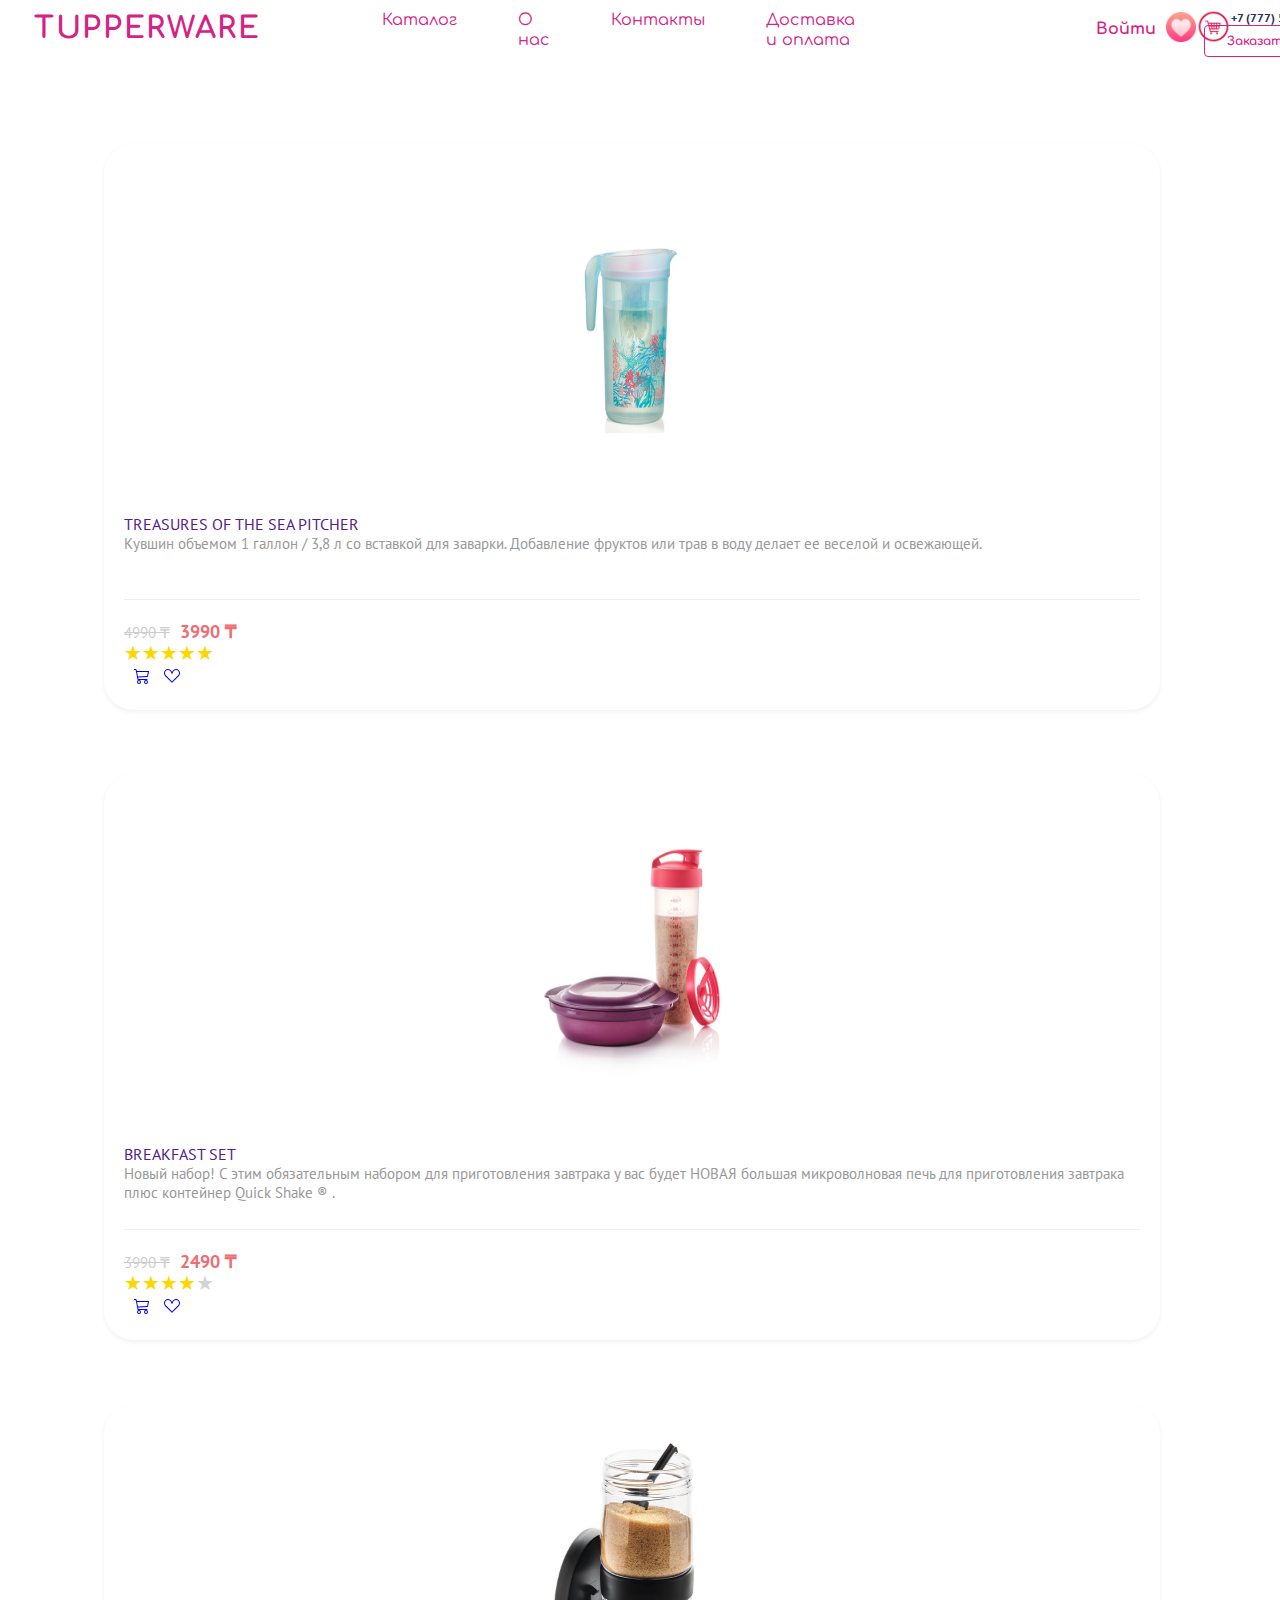
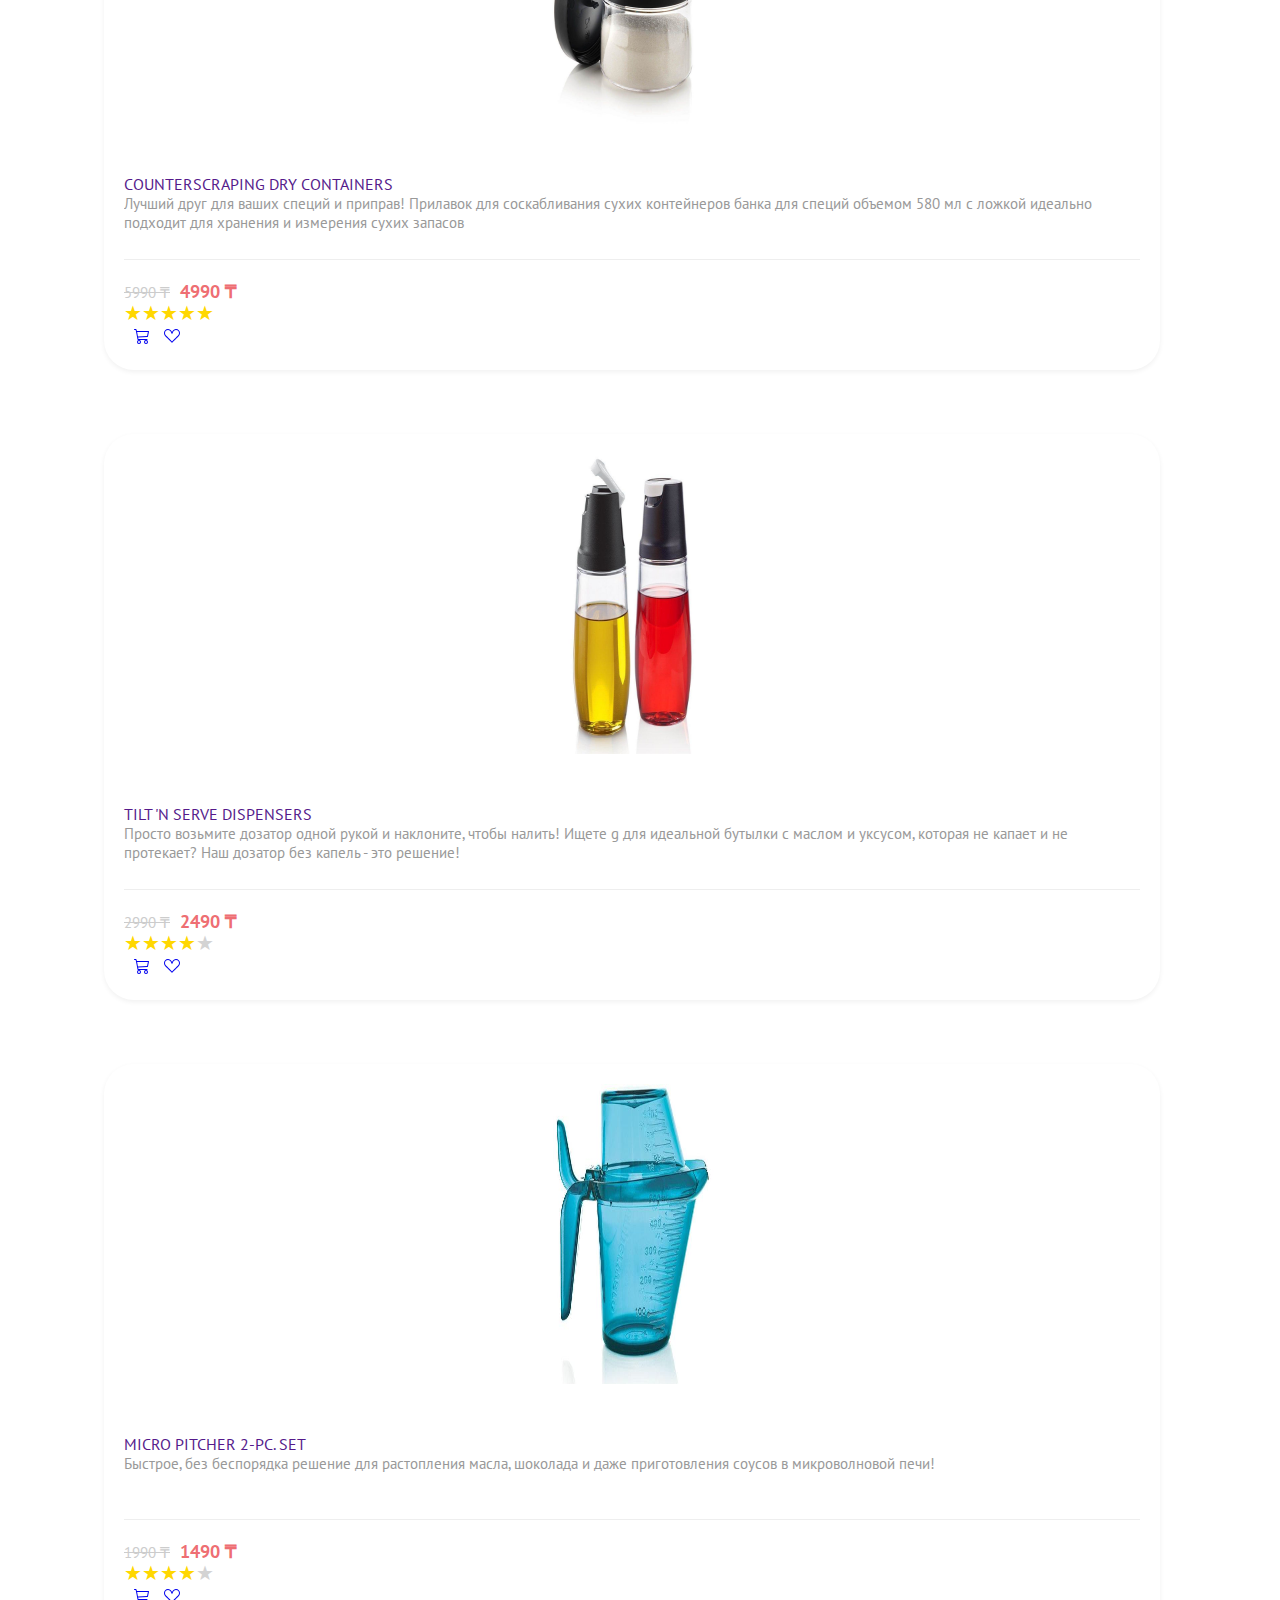
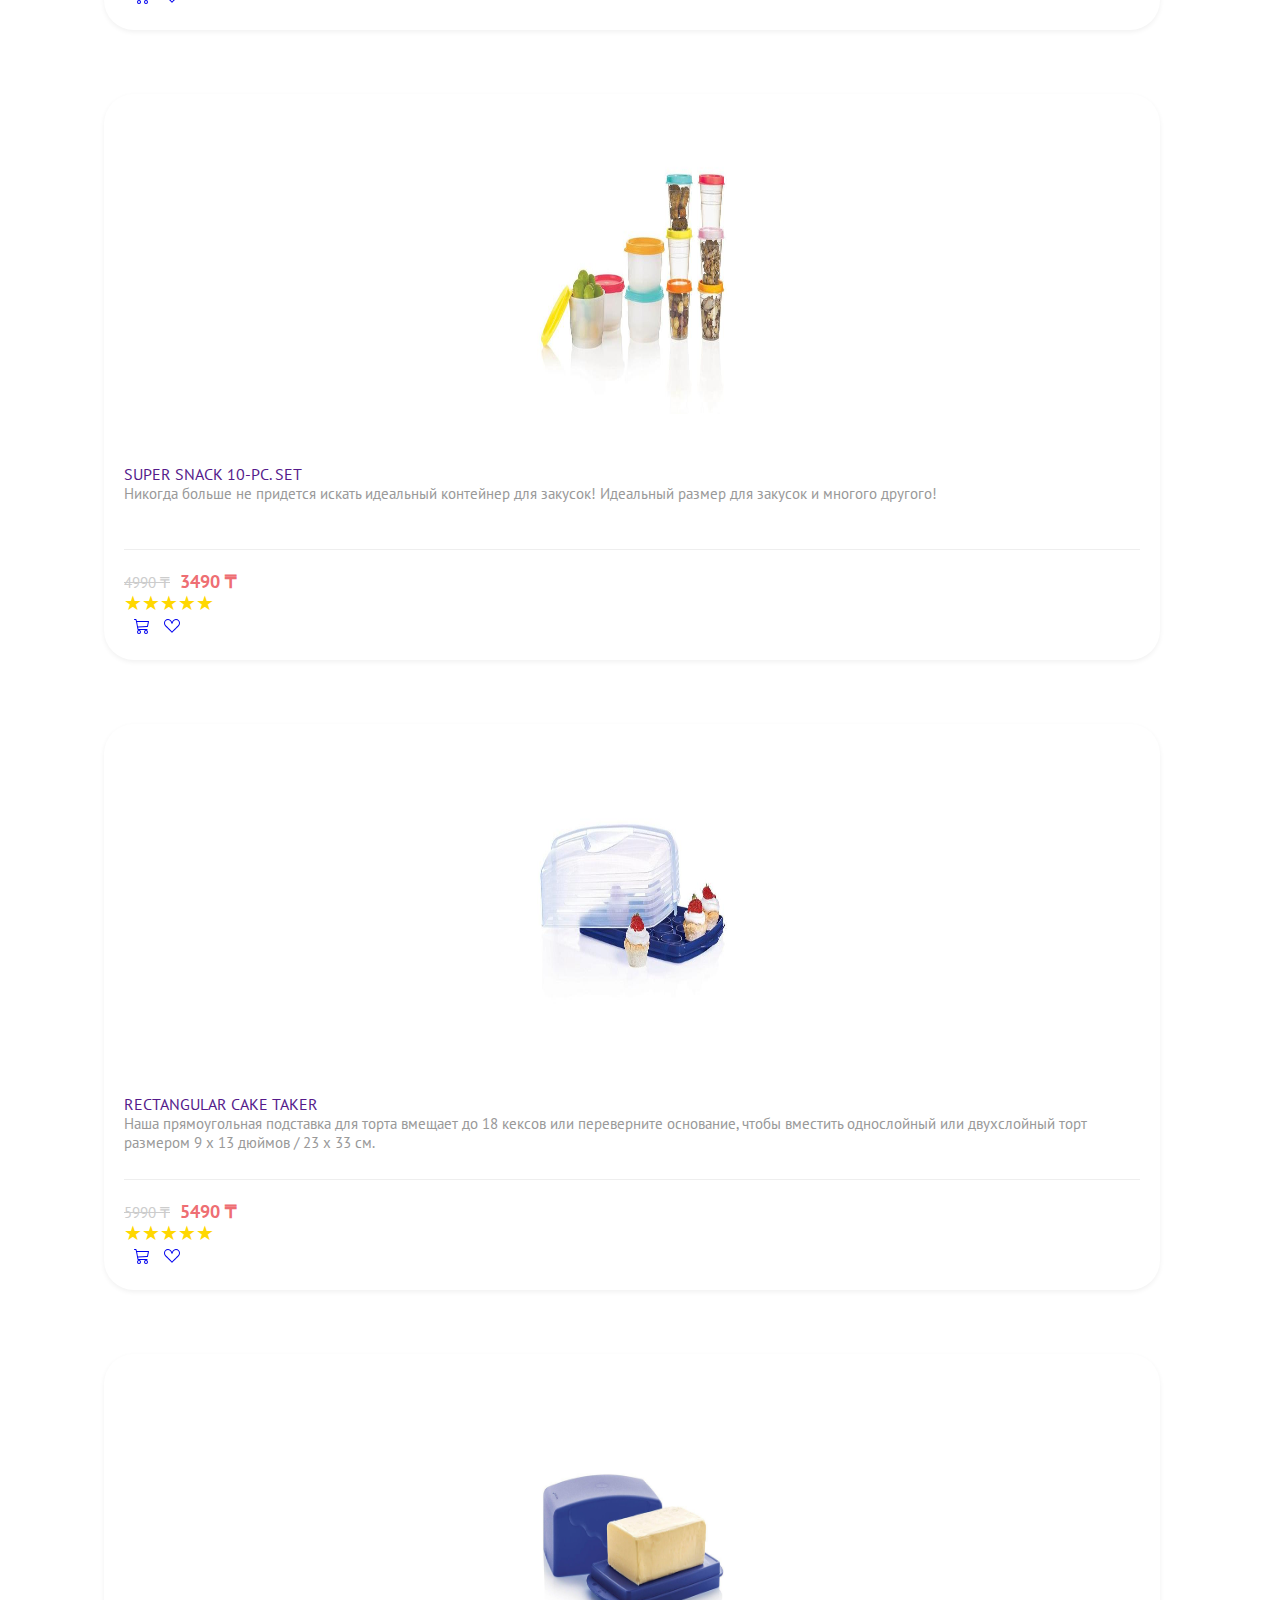
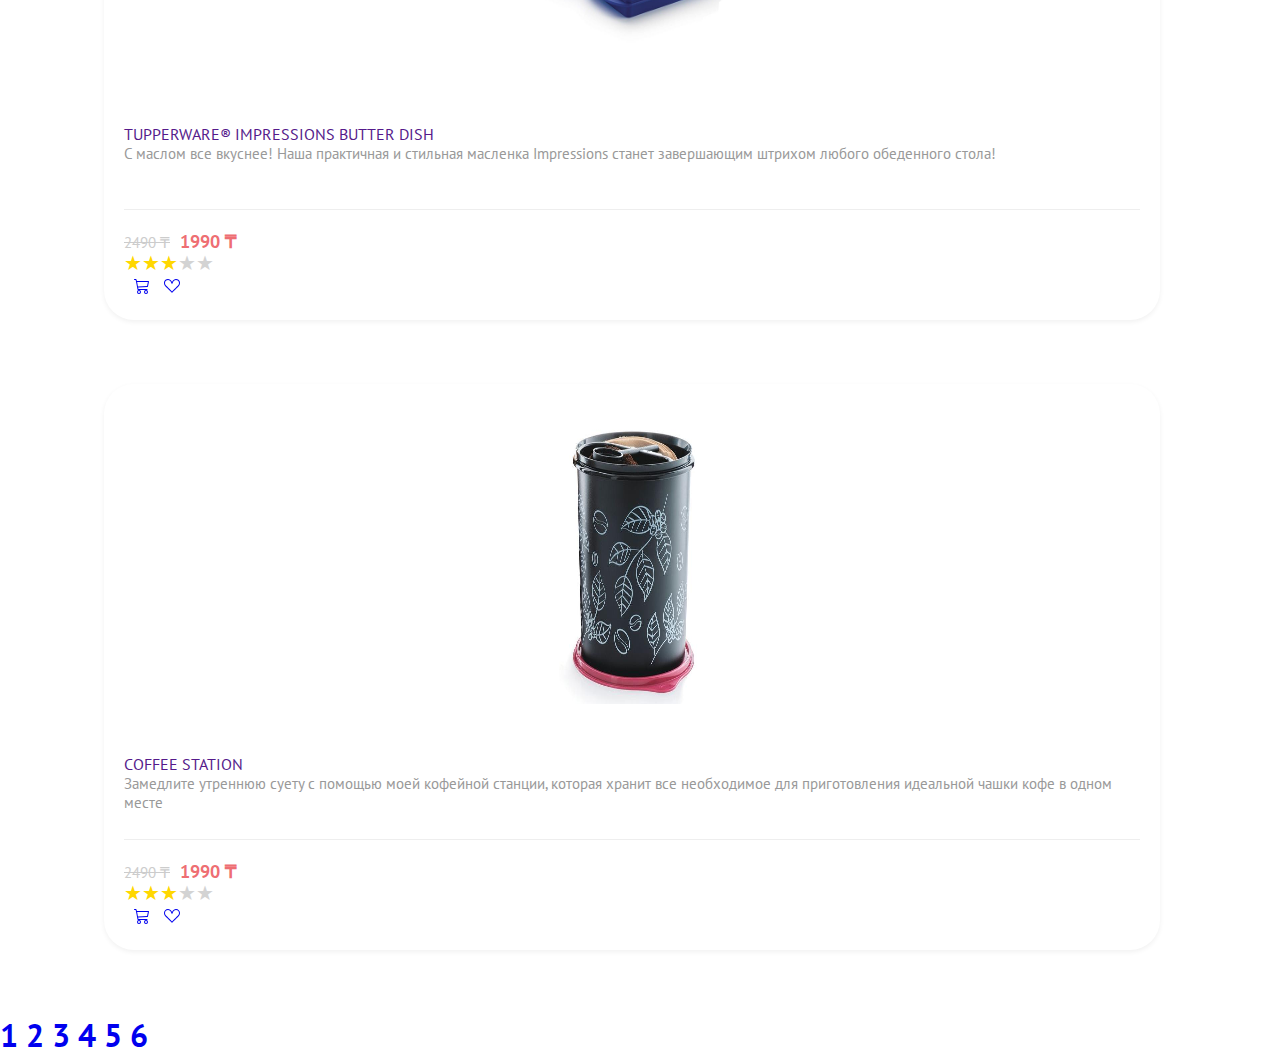
<file: Pages/serve.html>
<!DOCTYPE html>
<html lang="en">
<head>
	<meta charset="UTF-8">
	<title>Tupperwere</title>
	<link href="https://cdn.jsdelivr.net/npm/bootstrap@5.1.1/dist/css/bootstrap.min.css" rel="stylesheet"
          integrity="sha384-F3w7mX95PdgyTmZZMECAngseQB83DfGTowi0iMjiWaeVhAn4FJkqJByhZMI3AhiU" crossorigin="anonymous">
	<link href="https://fonts.googleapis.com/css2?family=PT+Sans:wght@400;700&display=swap" rel="stylesheet">
	<link rel="stylesheet" href="../css/catalog.css">
</head>
<body>
	<div class="nav">
		<a href="#" class="logo">
		TUPPERWARE
		</a>
		<ul class="menu">
			<li>
				<a href="serve.html" id="cotalog">Каталог</a>
			</li>
			<li>
				<a href="aboutus.html">О нас</a>
			</li>
			<li>
				<a href="contact.html">Контакты</a>
			</li>
			<li>
				<a href="../post/post.html">Доставка и оплата</a>
			</li>
		</ul>

		<div class="log">	
			<a href="../registration/reg.html">
			<h4>Войти</h4>
			</a>
		</div>

		<div class="reg">
			<a href="">
				<img src="../img/heart.png" id="hert" alt="" width="30" height="30">
			</a>
		</div>
		<div class="reg2">
			<a href="">
				<img src="../img/kisspng-computer-icons-shopping-cart-retail-sales-5ac8d75db0f829.0507566715231117737249.png" id="kor" alt="" width="35" height="35">
			</a>
			
		</div>
		
		<div class="call">
			<span>
				+7 (777) 545-12-63
			</span>
			<a href="#" class="call-btn">
				Заказать звонок
			</a>
		</div>
	</div>

    <section class="main-content">
        <div class="container__cont">
            <div class="row">
                <div class="col-lg-4 col-sm-6" mb-3>
                    <div class="product-card">
                        <div class="product-thumb">
                            <a href=""><img src="../img/treasures-pitcher_700x.png" alt=""></a>
                        </div>
                        <div class="product-details">
                            <h4><a href="">TREASURES OF THE SEA PITCHER</a></h4>
                            <p>Кувшин объемом 1 галлон / 3,8 л со вставкой для заварки. Добавление фруктов или трав в воду делает ее веселой и освежающей. </p>
                        <div class="product-bottom-details d-flex justify-content-between">
                            <div class="product-price">
                                <small>4990 ₸</small> 3990 ₸
                            </div>
                            <div class="rating-mini">
                                <span class="active"></span>	
                                <span class="active"></span>    
                                <span class="active"></span>  
                                <span class="active"></span>
                                <span class="active"></span>
        
                            </div>
                                <div class="product-links">
                                    <a href="#"><i class="bi bi-cart3"></i><svg xmlns="http://www.w3.org/2000/svg" width="16" height="16" fill="currentColor" class="bi bi-cart3" viewBox="0 0 16 16">
                                        <path d="M0 1.5A.5.5 0 0 1 .5 1H2a.5.5 0 0 1 .485.379L2.89 3H14.5a.5.5 0 0 1 .49.598l-1 5a.5.5 0 0 1-.465.401l-9.397.472L4.415 11H13a.5.5 0 0 1 0 1H4a.5.5 0 0 1-.491-.408L2.01 3.607 1.61 2H.5a.5.5 0 0 1-.5-.5zM3.102 4l.84 4.479 9.144-.459L13.89 4H3.102zM5 12a2 2 0 1 0 0 4 2 2 0 0 0 0-4zm7 0a2 2 0 1 0 0 4 2 2 0 0 0 0-4zm-7 1a1 1 0 1 1 0 2 1 1 0 0 1 0-2zm7 0a1 1 0 1 1 0 2 1 1 0 0 1 0-2z"/>
                                      </svg></a>
                                    <a href="#"><i class="bi bi-suit-heart"></i><svg xmlns="http://www.w3.org/2000/svg" width="16" height="16" fill="currentColor" class="bi bi-suit-heart" viewBox="0 0 16 16">
                                        <path d="m8 6.236-.894-1.789c-.222-.443-.607-1.08-1.152-1.595C5.418 2.345 4.776 2 4 2 2.324 2 1 3.326 1 4.92c0 1.211.554 2.066 1.868 3.37.337.334.721.695 1.146 1.093C5.122 10.423 6.5 11.717 8 13.447c1.5-1.73 2.878-3.024 3.986-4.064.425-.398.81-.76 1.146-1.093C14.446 6.986 15 6.131 15 4.92 15 3.326 13.676 2 12 2c-.777 0-1.418.345-1.954.852-.545.515-.93 1.152-1.152 1.595L8 6.236zm.392 8.292a.513.513 0 0 1-.784 0c-1.601-1.902-3.05-3.262-4.243-4.381C1.3 8.208 0 6.989 0 4.92 0 2.755 1.79 1 4 1c1.6 0 2.719 1.05 3.404 2.008.26.365.458.716.596.992a7.55 7.55 0 0 1 .596-.992C9.281 2.049 10.4 1 12 1c2.21 0 4 1.755 4 3.92 0 2.069-1.3 3.288-3.365 5.227-1.193 1.12-2.642 2.48-4.243 4.38z"/>
                                      </svg></a>
                                </div>                         
                            </div>
                        </div>
                    </div>
                </div>
    
                <div class="col-lg-4 col-sm-6" mb-3>
                    <div class="product-card">
                        <div class="product-thumb">
                            <a href=""><img src="../img/breakfast-set-2011-0379_700x.jpg" alt=""></a>
                        </div>
                        <div class="product-details">
                            <h4><a href="">BREAKFAST SET</a></h4>
                            <p>Новый набор! С этим обязательным набором для приготовления завтрака у вас будет НОВАЯ большая микроволновая печь для приготовления завтрака плюс контейнер Quick Shake ® .</p>
                        <div class="product-bottom-details d-flex justify-content-between">
                            <div class="product-price">
                                <small>3990 ₸</small> 2490 ₸
                            </div>
                            <div class="rating-mini">
                                <span class="active"></span>	
                                <span class="active"></span>    
                                <span class="active"></span>  
                                <span class="active"></span>
                                <span></span>
        
                            </div>
                                <div class="product-links">
                                    <a href="#"><i class="bi bi-cart3"></i><svg xmlns="http://www.w3.org/2000/svg" width="16" height="16" fill="currentColor" class="bi bi-cart3" viewBox="0 0 16 16">
                                        <path d="M0 1.5A.5.5 0 0 1 .5 1H2a.5.5 0 0 1 .485.379L2.89 3H14.5a.5.5 0 0 1 .49.598l-1 5a.5.5 0 0 1-.465.401l-9.397.472L4.415 11H13a.5.5 0 0 1 0 1H4a.5.5 0 0 1-.491-.408L2.01 3.607 1.61 2H.5a.5.5 0 0 1-.5-.5zM3.102 4l.84 4.479 9.144-.459L13.89 4H3.102zM5 12a2 2 0 1 0 0 4 2 2 0 0 0 0-4zm7 0a2 2 0 1 0 0 4 2 2 0 0 0 0-4zm-7 1a1 1 0 1 1 0 2 1 1 0 0 1 0-2zm7 0a1 1 0 1 1 0 2 1 1 0 0 1 0-2z"/>
                                      </svg></a>
                                    <a href="#"><i class="bi bi-suit-heart"></i><svg xmlns="http://www.w3.org/2000/svg" width="16" height="16" fill="currentColor" class="bi bi-suit-heart" viewBox="0 0 16 16">
                                        <path d="m8 6.236-.894-1.789c-.222-.443-.607-1.08-1.152-1.595C5.418 2.345 4.776 2 4 2 2.324 2 1 3.326 1 4.92c0 1.211.554 2.066 1.868 3.37.337.334.721.695 1.146 1.093C5.122 10.423 6.5 11.717 8 13.447c1.5-1.73 2.878-3.024 3.986-4.064.425-.398.81-.76 1.146-1.093C14.446 6.986 15 6.131 15 4.92 15 3.326 13.676 2 12 2c-.777 0-1.418.345-1.954.852-.545.515-.93 1.152-1.152 1.595L8 6.236zm.392 8.292a.513.513 0 0 1-.784 0c-1.601-1.902-3.05-3.262-4.243-4.381C1.3 8.208 0 6.989 0 4.92 0 2.755 1.79 1 4 1c1.6 0 2.719 1.05 3.404 2.008.26.365.458.716.596.992a7.55 7.55 0 0 1 .596-.992C9.281 2.049 10.4 1 12 1c2.21 0 4 1.755 4 3.92 0 2.069-1.3 3.288-3.365 5.227-1.193 1.12-2.642 2.48-4.243 4.38z"/>
                                      </svg></a>
                                </div>                         
                            </div>
                        </div>
                    </div>
                </div>
    
                <div class="col-lg-4 col-sm-6" mb-3>
                    <div class="product-card">
                        <div class="product-thumb">
                            <a href=""><img src="../img/counter.png" alt=""></a>
                        </div>
                        <div class="product-details">
                            <h4><a href="">COUNTERSCRAPING DRY CONTAINERS</a></h4>
                            <p>Лучший друг для ваших специй и приправ!

Прилавок для соскабливания сухих контейнеров банка для специй объемом 580 мл с ложкой идеально подходит для хранения и измерения сухих запасов</p>
                        <div class="product-bottom-details d-flex justify-content-between">
                            <div class="product-price">
                                <small>5990 ₸</small> 4990 ₸
                            </div>
                            <div class="rating-mini">
                                <span class="active"></span>	
                                <span class="active"></span>    
                                <span class="active"></span>  
                                <span class="active"></span>
                                <span class="active"></span>
        
                            </div>
                                <div class="product-links">
                                    <a href="#"><i class="bi bi-cart3"></i><svg xmlns="http://www.w3.org/2000/svg" width="16" height="16" fill="currentColor" class="bi bi-cart3" viewBox="0 0 16 16">
                                        <path d="M0 1.5A.5.5 0 0 1 .5 1H2a.5.5 0 0 1 .485.379L2.89 3H14.5a.5.5 0 0 1 .49.598l-1 5a.5.5 0 0 1-.465.401l-9.397.472L4.415 11H13a.5.5 0 0 1 0 1H4a.5.5 0 0 1-.491-.408L2.01 3.607 1.61 2H.5a.5.5 0 0 1-.5-.5zM3.102 4l.84 4.479 9.144-.459L13.89 4H3.102zM5 12a2 2 0 1 0 0 4 2 2 0 0 0 0-4zm7 0a2 2 0 1 0 0 4 2 2 0 0 0 0-4zm-7 1a1 1 0 1 1 0 2 1 1 0 0 1 0-2zm7 0a1 1 0 1 1 0 2 1 1 0 0 1 0-2z"/>
                                      </svg></a>
                                    <a href="#"><i class="bi bi-suit-heart"></i><svg xmlns="http://www.w3.org/2000/svg" width="16" height="16" fill="currentColor" class="bi bi-suit-heart" viewBox="0 0 16 16">
                                        <path d="m8 6.236-.894-1.789c-.222-.443-.607-1.08-1.152-1.595C5.418 2.345 4.776 2 4 2 2.324 2 1 3.326 1 4.92c0 1.211.554 2.066 1.868 3.37.337.334.721.695 1.146 1.093C5.122 10.423 6.5 11.717 8 13.447c1.5-1.73 2.878-3.024 3.986-4.064.425-.398.81-.76 1.146-1.093C14.446 6.986 15 6.131 15 4.92 15 3.326 13.676 2 12 2c-.777 0-1.418.345-1.954.852-.545.515-.93 1.152-1.152 1.595L8 6.236zm.392 8.292a.513.513 0 0 1-.784 0c-1.601-1.902-3.05-3.262-4.243-4.381C1.3 8.208 0 6.989 0 4.92 0 2.755 1.79 1 4 1c1.6 0 2.719 1.05 3.404 2.008.26.365.458.716.596.992a7.55 7.55 0 0 1 .596-.992C9.281 2.049 10.4 1 12 1c2.21 0 4 1.755 4 3.92 0 2.069-1.3 3.288-3.365 5.227-1.193 1.12-2.642 2.48-4.243 4.38z"/>
                                      </svg></a>
                                </div>                         
                            </div>
                        </div>
                    </div>
                </div>
    
                <div class="col-lg-4 col-sm-6" mb-3>
                    <div class="product-card">
                        <div class="product-thumb">
                            <a href=""><img src="../img/serve.png" alt=""></a>
                        </div>
                        <div class="product-details">
                            <h4><a href="">TILT 'N SERVE DISPENSERS</a></h4>
                            <p>Просто возьмите дозатор одной рукой и наклоните, чтобы налить!

Ищете g для идеальной бутылки с маслом и уксусом, которая не капает и не протекает? Наш дозатор без капель - это решение!</p>
                        <div class="product-bottom-details d-flex justify-content-between">
                            <div class="product-price">
                                <small>2990 ₸</small> 2490 ₸
                            </div>
                            <div class="rating-mini">
                                <span class="active"></span>	
                                <span class="active"></span>    
                                <span class="active"></span>  
                                <span class="active"></span>
                                <span></span>
                            </div>
                                <div class="product-links">
                                    <a href="#"><i class="bi bi-cart3"></i><svg xmlns="http://www.w3.org/2000/svg" width="16" height="16" fill="currentColor" class="bi bi-cart3" viewBox="0 0 16 16">
                                        <path d="M0 1.5A.5.5 0 0 1 .5 1H2a.5.5 0 0 1 .485.379L2.89 3H14.5a.5.5 0 0 1 .49.598l-1 5a.5.5 0 0 1-.465.401l-9.397.472L4.415 11H13a.5.5 0 0 1 0 1H4a.5.5 0 0 1-.491-.408L2.01 3.607 1.61 2H.5a.5.5 0 0 1-.5-.5zM3.102 4l.84 4.479 9.144-.459L13.89 4H3.102zM5 12a2 2 0 1 0 0 4 2 2 0 0 0 0-4zm7 0a2 2 0 1 0 0 4 2 2 0 0 0 0-4zm-7 1a1 1 0 1 1 0 2 1 1 0 0 1 0-2zm7 0a1 1 0 1 1 0 2 1 1 0 0 1 0-2z"/>
                                      </svg></a>
                                    <a href="#"><i class="bi bi-suit-heart"></i><svg xmlns="http://www.w3.org/2000/svg" width="16" height="16" fill="currentColor" class="bi bi-suit-heart" viewBox="0 0 16 16">
                                        <path d="m8 6.236-.894-1.789c-.222-.443-.607-1.08-1.152-1.595C5.418 2.345 4.776 2 4 2 2.324 2 1 3.326 1 4.92c0 1.211.554 2.066 1.868 3.37.337.334.721.695 1.146 1.093C5.122 10.423 6.5 11.717 8 13.447c1.5-1.73 2.878-3.024 3.986-4.064.425-.398.81-.76 1.146-1.093C14.446 6.986 15 6.131 15 4.92 15 3.326 13.676 2 12 2c-.777 0-1.418.345-1.954.852-.545.515-.93 1.152-1.152 1.595L8 6.236zm.392 8.292a.513.513 0 0 1-.784 0c-1.601-1.902-3.05-3.262-4.243-4.381C1.3 8.208 0 6.989 0 4.92 0 2.755 1.79 1 4 1c1.6 0 2.719 1.05 3.404 2.008.26.365.458.716.596.992a7.55 7.55 0 0 1 .596-.992C9.281 2.049 10.4 1 12 1c2.21 0 4 1.755 4 3.92 0 2.069-1.3 3.288-3.365 5.227-1.193 1.12-2.642 2.48-4.243 4.38z"/>
                                      </svg></a>
                                </div>                         
                            </div>
                        </div>
                    </div>
                </div>
    
                <div class="col-lg-4 col-sm-6" mb-3>
                    <div class="product-card">
                        <div class="product-thumb">
                            <a href=""><img src="../img/micset.jpg" alt=""></a>
                        </div>
                        <div class="product-details">
                            <h4><a href="">MICRO PITCHER 2-PC. SET</a></h4>
                            <p>Быстрое, без беспорядка решение для растопления масла, шоколада и даже приготовления соусов в микроволновой печи!</p>
                        <div class="product-bottom-details d-flex justify-content-between">
                            <div class="product-price">
                                <small>1990 ₸</small> 1490 ₸
                            </div>
                            <div class="rating-mini">
                                <span class="active"></span>	
                                <span class="active"></span>    
                                <span class="active"></span>  
                                <span class="active"></span>
                                <span></span>
                            </div>
                                <div class="product-links">
                                    <a href="#"><i class="bi bi-cart3"></i><svg xmlns="http://www.w3.org/2000/svg" width="16" height="16" fill="currentColor" class="bi bi-cart3" viewBox="0 0 16 16">
                                        <path d="M0 1.5A.5.5 0 0 1 .5 1H2a.5.5 0 0 1 .485.379L2.89 3H14.5a.5.5 0 0 1 .49.598l-1 5a.5.5 0 0 1-.465.401l-9.397.472L4.415 11H13a.5.5 0 0 1 0 1H4a.5.5 0 0 1-.491-.408L2.01 3.607 1.61 2H.5a.5.5 0 0 1-.5-.5zM3.102 4l.84 4.479 9.144-.459L13.89 4H3.102zM5 12a2 2 0 1 0 0 4 2 2 0 0 0 0-4zm7 0a2 2 0 1 0 0 4 2 2 0 0 0 0-4zm-7 1a1 1 0 1 1 0 2 1 1 0 0 1 0-2zm7 0a1 1 0 1 1 0 2 1 1 0 0 1 0-2z"/>
                                      </svg></a>
                                    <a href="#"><i class="bi bi-suit-heart"></i><svg xmlns="http://www.w3.org/2000/svg" width="16" height="16" fill="currentColor" class="bi bi-suit-heart" viewBox="0 0 16 16">
                                        <path d="m8 6.236-.894-1.789c-.222-.443-.607-1.08-1.152-1.595C5.418 2.345 4.776 2 4 2 2.324 2 1 3.326 1 4.92c0 1.211.554 2.066 1.868 3.37.337.334.721.695 1.146 1.093C5.122 10.423 6.5 11.717 8 13.447c1.5-1.73 2.878-3.024 3.986-4.064.425-.398.81-.76 1.146-1.093C14.446 6.986 15 6.131 15 4.92 15 3.326 13.676 2 12 2c-.777 0-1.418.345-1.954.852-.545.515-.93 1.152-1.152 1.595L8 6.236zm.392 8.292a.513.513 0 0 1-.784 0c-1.601-1.902-3.05-3.262-4.243-4.381C1.3 8.208 0 6.989 0 4.92 0 2.755 1.79 1 4 1c1.6 0 2.719 1.05 3.404 2.008.26.365.458.716.596.992a7.55 7.55 0 0 1 .596-.992C9.281 2.049 10.4 1 12 1c2.21 0 4 1.755 4 3.92 0 2.069-1.3 3.288-3.365 5.227-1.193 1.12-2.642 2.48-4.243 4.38z"/>
                                      </svg></a>
                                </div>                         
                            </div>
                        </div>
                    </div>
                </div>
    
                <div class="col-lg-4 col-sm-6" mb-3>
                    <div class="product-card">
                        <div class="product-thumb">
                            <a href=""><img src="../img/super.jpg" alt=""></a>
                        </div>
                        <div class="product-details">
                            <h4><a href="">SUPER SNACK 10-PC. SET</a></h4>
                            <p>Никогда больше не придется искать идеальный контейнер для закусок!

Идеальный размер для закусок и многого другого!</p>
                        <div class="product-bottom-details d-flex justify-content-between">
                            <div class="product-price">
                                <small>4990 ₸</small> 3490 ₸
                            </div>
                            <div class="rating-mini">
                                <span class="active"></span>	
                                <span class="active"></span>    
                                <span class="active"></span>  
                                <span class="active"></span>
                                <span class="active"></span>
                            </div>
                                <div class="product-links">
                                    <a href="#"><i class="bi bi-cart3"></i><svg xmlns="http://www.w3.org/2000/svg" width="16" height="16" fill="currentColor" class="bi bi-cart3" viewBox="0 0 16 16">
                                        <path d="M0 1.5A.5.5 0 0 1 .5 1H2a.5.5 0 0 1 .485.379L2.89 3H14.5a.5.5 0 0 1 .49.598l-1 5a.5.5 0 0 1-.465.401l-9.397.472L4.415 11H13a.5.5 0 0 1 0 1H4a.5.5 0 0 1-.491-.408L2.01 3.607 1.61 2H.5a.5.5 0 0 1-.5-.5zM3.102 4l.84 4.479 9.144-.459L13.89 4H3.102zM5 12a2 2 0 1 0 0 4 2 2 0 0 0 0-4zm7 0a2 2 0 1 0 0 4 2 2 0 0 0 0-4zm-7 1a1 1 0 1 1 0 2 1 1 0 0 1 0-2zm7 0a1 1 0 1 1 0 2 1 1 0 0 1 0-2z"/>
                                      </svg></a>
                                    <a href="#"><i class="bi bi-suit-heart"></i><svg xmlns="http://www.w3.org/2000/svg" width="16" height="16" fill="currentColor" class="bi bi-suit-heart" viewBox="0 0 16 16">
                                        <path d="m8 6.236-.894-1.789c-.222-.443-.607-1.08-1.152-1.595C5.418 2.345 4.776 2 4 2 2.324 2 1 3.326 1 4.92c0 1.211.554 2.066 1.868 3.37.337.334.721.695 1.146 1.093C5.122 10.423 6.5 11.717 8 13.447c1.5-1.73 2.878-3.024 3.986-4.064.425-.398.81-.76 1.146-1.093C14.446 6.986 15 6.131 15 4.92 15 3.326 13.676 2 12 2c-.777 0-1.418.345-1.954.852-.545.515-.93 1.152-1.152 1.595L8 6.236zm.392 8.292a.513.513 0 0 1-.784 0c-1.601-1.902-3.05-3.262-4.243-4.381C1.3 8.208 0 6.989 0 4.92 0 2.755 1.79 1 4 1c1.6 0 2.719 1.05 3.404 2.008.26.365.458.716.596.992a7.55 7.55 0 0 1 .596-.992C9.281 2.049 10.4 1 12 1c2.21 0 4 1.755 4 3.92 0 2.069-1.3 3.288-3.365 5.227-1.193 1.12-2.642 2.48-4.243 4.38z"/>
                                      </svg></a>
                                </div>                         
                            </div>
                        </div>
                    </div>
                </div>
    
                <div class="col-lg-4 col-sm-6" mb-3>
                    <div class="product-card">
                        <div class="product-thumb">
                            <a href=""><img src="../img/cake.jpg" alt=""></a>
                        </div>
                        <div class="product-details">
                            <h4><a href="">RECTANGULAR CAKE TAKER</a></h4>
                            <p>Наша прямоугольная подставка для торта вмещает до 18 кексов или переверните основание, чтобы вместить однослойный или двухслойный торт размером 9 х 13 дюймов / 23 х 33 см.</p>
                        <div class="product-bottom-details d-flex justify-content-between">
                            <div class="product-price">
                                <small>5990 ₸</small> 5490 ₸
                            </div>
                            <div class="rating-mini">
                                <span class="active"></span>	
                                <span class="active"></span>    
                                <span class="active"></span>  
                                <span class="active"></span>
                                <span class="active"></span>
                            </div>
                                <div class="product-links">
                                    <a href="#"><i class="bi bi-cart3"></i><svg xmlns="http://www.w3.org/2000/svg" width="16" height="16" fill="currentColor" class="bi bi-cart3" viewBox="0 0 16 16">
                                        <path d="M0 1.5A.5.5 0 0 1 .5 1H2a.5.5 0 0 1 .485.379L2.89 3H14.5a.5.5 0 0 1 .49.598l-1 5a.5.5 0 0 1-.465.401l-9.397.472L4.415 11H13a.5.5 0 0 1 0 1H4a.5.5 0 0 1-.491-.408L2.01 3.607 1.61 2H.5a.5.5 0 0 1-.5-.5zM3.102 4l.84 4.479 9.144-.459L13.89 4H3.102zM5 12a2 2 0 1 0 0 4 2 2 0 0 0 0-4zm7 0a2 2 0 1 0 0 4 2 2 0 0 0 0-4zm-7 1a1 1 0 1 1 0 2 1 1 0 0 1 0-2zm7 0a1 1 0 1 1 0 2 1 1 0 0 1 0-2z"/>
                                      </svg></a>
                                    <a href="#"><i class="bi bi-suit-heart"></i><svg xmlns="http://www.w3.org/2000/svg" width="16" height="16" fill="currentColor" class="bi bi-suit-heart" viewBox="0 0 16 16">
                                        <path d="m8 6.236-.894-1.789c-.222-.443-.607-1.08-1.152-1.595C5.418 2.345 4.776 2 4 2 2.324 2 1 3.326 1 4.92c0 1.211.554 2.066 1.868 3.37.337.334.721.695 1.146 1.093C5.122 10.423 6.5 11.717 8 13.447c1.5-1.73 2.878-3.024 3.986-4.064.425-.398.81-.76 1.146-1.093C14.446 6.986 15 6.131 15 4.92 15 3.326 13.676 2 12 2c-.777 0-1.418.345-1.954.852-.545.515-.93 1.152-1.152 1.595L8 6.236zm.392 8.292a.513.513 0 0 1-.784 0c-1.601-1.902-3.05-3.262-4.243-4.381C1.3 8.208 0 6.989 0 4.92 0 2.755 1.79 1 4 1c1.6 0 2.719 1.05 3.404 2.008.26.365.458.716.596.992a7.55 7.55 0 0 1 .596-.992C9.281 2.049 10.4 1 12 1c2.21 0 4 1.755 4 3.92 0 2.069-1.3 3.288-3.365 5.227-1.193 1.12-2.642 2.48-4.243 4.38z"/>
                                      </svg></a>
                                </div>                         
                            </div>
                        </div>
                    </div>
                </div>
    
                <div class="col-lg-4 col-sm-6" mb-3>
                    <div class="product-card">
                        <div class="product-thumb">
                            <a href=""><img src="../img/butter.png" alt=""></a>
                        </div>
                        <div class="product-details">
                            <h4><a href="">TUPPERWARE® IMPRESSIONS BUTTER DISH</a></h4>
                            <p>С маслом все вкуснее!

Наша практичная и стильная масленка Impressions станет завершающим штрихом любого обеденного стола!</p>
                        <div class="product-bottom-details d-flex justify-content-between">
                            <div class="product-price">
                                <small>2490 ₸</small> 1990 ₸
                            </div>
                            <div class="rating-mini">
                                <span class="active"></span>	
                                <span class="active"></span>    
                                <span class="active"></span>  
                                <span></span>
                                <span></span>
                            </div>
                                <div class="product-links">
                                    <a href="#"><i class="bi bi-cart3"></i><svg xmlns="http://www.w3.org/2000/svg" width="16" height="16" fill="currentColor" class="bi bi-cart3" viewBox="0 0 16 16">
                                        <path d="M0 1.5A.5.5 0 0 1 .5 1H2a.5.5 0 0 1 .485.379L2.89 3H14.5a.5.5 0 0 1 .49.598l-1 5a.5.5 0 0 1-.465.401l-9.397.472L4.415 11H13a.5.5 0 0 1 0 1H4a.5.5 0 0 1-.491-.408L2.01 3.607 1.61 2H.5a.5.5 0 0 1-.5-.5zM3.102 4l.84 4.479 9.144-.459L13.89 4H3.102zM5 12a2 2 0 1 0 0 4 2 2 0 0 0 0-4zm7 0a2 2 0 1 0 0 4 2 2 0 0 0 0-4zm-7 1a1 1 0 1 1 0 2 1 1 0 0 1 0-2zm7 0a1 1 0 1 1 0 2 1 1 0 0 1 0-2z"/>
                                      </svg></a>
                                    <a href="#"><i class="bi bi-suit-heart"></i><svg xmlns="http://www.w3.org/2000/svg" width="16" height="16" fill="currentColor" class="bi bi-suit-heart" viewBox="0 0 16 16">
                                        <path d="m8 6.236-.894-1.789c-.222-.443-.607-1.08-1.152-1.595C5.418 2.345 4.776 2 4 2 2.324 2 1 3.326 1 4.92c0 1.211.554 2.066 1.868 3.37.337.334.721.695 1.146 1.093C5.122 10.423 6.5 11.717 8 13.447c1.5-1.73 2.878-3.024 3.986-4.064.425-.398.81-.76 1.146-1.093C14.446 6.986 15 6.131 15 4.92 15 3.326 13.676 2 12 2c-.777 0-1.418.345-1.954.852-.545.515-.93 1.152-1.152 1.595L8 6.236zm.392 8.292a.513.513 0 0 1-.784 0c-1.601-1.902-3.05-3.262-4.243-4.381C1.3 8.208 0 6.989 0 4.92 0 2.755 1.79 1 4 1c1.6 0 2.719 1.05 3.404 2.008.26.365.458.716.596.992a7.55 7.55 0 0 1 .596-.992C9.281 2.049 10.4 1 12 1c2.21 0 4 1.755 4 3.92 0 2.069-1.3 3.288-3.365 5.227-1.193 1.12-2.642 2.48-4.243 4.38z"/>
                                      </svg></a>
                                </div>                         
                            </div>
                        </div>
                    </div>
                </div>
    
                <div class="col-lg-4 col-sm-6" mb-3>
                    <div class="product-card">
                        <div class="product-thumb">
                            <a href=""><img src="../img/coffee.jpg" alt=""></a>
                        </div>
                        <div class="product-details">
                            <h4><a href="">COFFEE STATION</a></h4>
                            <p>Замедлите утреннюю суету с помощью моей кофейной станции, которая хранит все необходимое для приготовления идеальной чашки кофе в одном месте</p>
                        <div class="product-bottom-details d-flex justify-content-between">
                            <div class="product-price">
                                <small>2490 ₸</small> 1990 ₸
                            </div>
                            <div class="rating-mini">
                                <span class="active"></span>	
                                <span class="active"></span>    
                                <span class="active"></span>  
                                <span></span>
                                <span></span>
                            </div>
                                <div class="product-links">
                                    <a href="#"><i class="bi bi-cart3"></i><svg xmlns="http://www.w3.org/2000/svg" width="16" height="16" fill="currentColor" class="bi bi-cart3" viewBox="0 0 16 16">
                                        <path d="M0 1.5A.5.5 0 0 1 .5 1H2a.5.5 0 0 1 .485.379L2.89 3H14.5a.5.5 0 0 1 .49.598l-1 5a.5.5 0 0 1-.465.401l-9.397.472L4.415 11H13a.5.5 0 0 1 0 1H4a.5.5 0 0 1-.491-.408L2.01 3.607 1.61 2H.5a.5.5 0 0 1-.5-.5zM3.102 4l.84 4.479 9.144-.459L13.89 4H3.102zM5 12a2 2 0 1 0 0 4 2 2 0 0 0 0-4zm7 0a2 2 0 1 0 0 4 2 2 0 0 0 0-4zm-7 1a1 1 0 1 1 0 2 1 1 0 0 1 0-2zm7 0a1 1 0 1 1 0 2 1 1 0 0 1 0-2z"/>
                                      </svg></a>
                                    <a href="#"><i class="bi bi-suit-heart"></i><svg xmlns="http://www.w3.org/2000/svg" width="16" height="16" fill="currentColor" class="bi bi-suit-heart" viewBox="0 0 16 16">
                                        <path d="m8 6.236-.894-1.789c-.222-.443-.607-1.08-1.152-1.595C5.418 2.345 4.776 2 4 2 2.324 2 1 3.326 1 4.92c0 1.211.554 2.066 1.868 3.37.337.334.721.695 1.146 1.093C5.122 10.423 6.5 11.717 8 13.447c1.5-1.73 2.878-3.024 3.986-4.064.425-.398.81-.76 1.146-1.093C14.446 6.986 15 6.131 15 4.92 15 3.326 13.676 2 12 2c-.777 0-1.418.345-1.954.852-.545.515-.93 1.152-1.152 1.595L8 6.236zm.392 8.292a.513.513 0 0 1-.784 0c-1.601-1.902-3.05-3.262-4.243-4.381C1.3 8.208 0 6.989 0 4.92 0 2.755 1.79 1 4 1c1.6 0 2.719 1.05 3.404 2.008.26.365.458.716.596.992a7.55 7.55 0 0 1 .596-.992C9.281 2.049 10.4 1 12 1c2.21 0 4 1.755 4 3.92 0 2.069-1.3 3.288-3.365 5.227-1.193 1.12-2.642 2.48-4.243 4.38z"/>
                                      </svg></a>
                                </div>                         
                            </div>
                        </div>
                    </div>
                </div>
            </div>
        </div>
    </section>
    <div class="page">
        <h1>
    <a href="cook.html">1</a>
    <a href="food.html">2</a>
    <a href="go.html">3</a>
    <a href="kitchen.html">4</a>
    <a href="serve.html">5</a>
    <a href="home.html">6</a>
</h1>
</div>
    </body>
    </html>
</file>
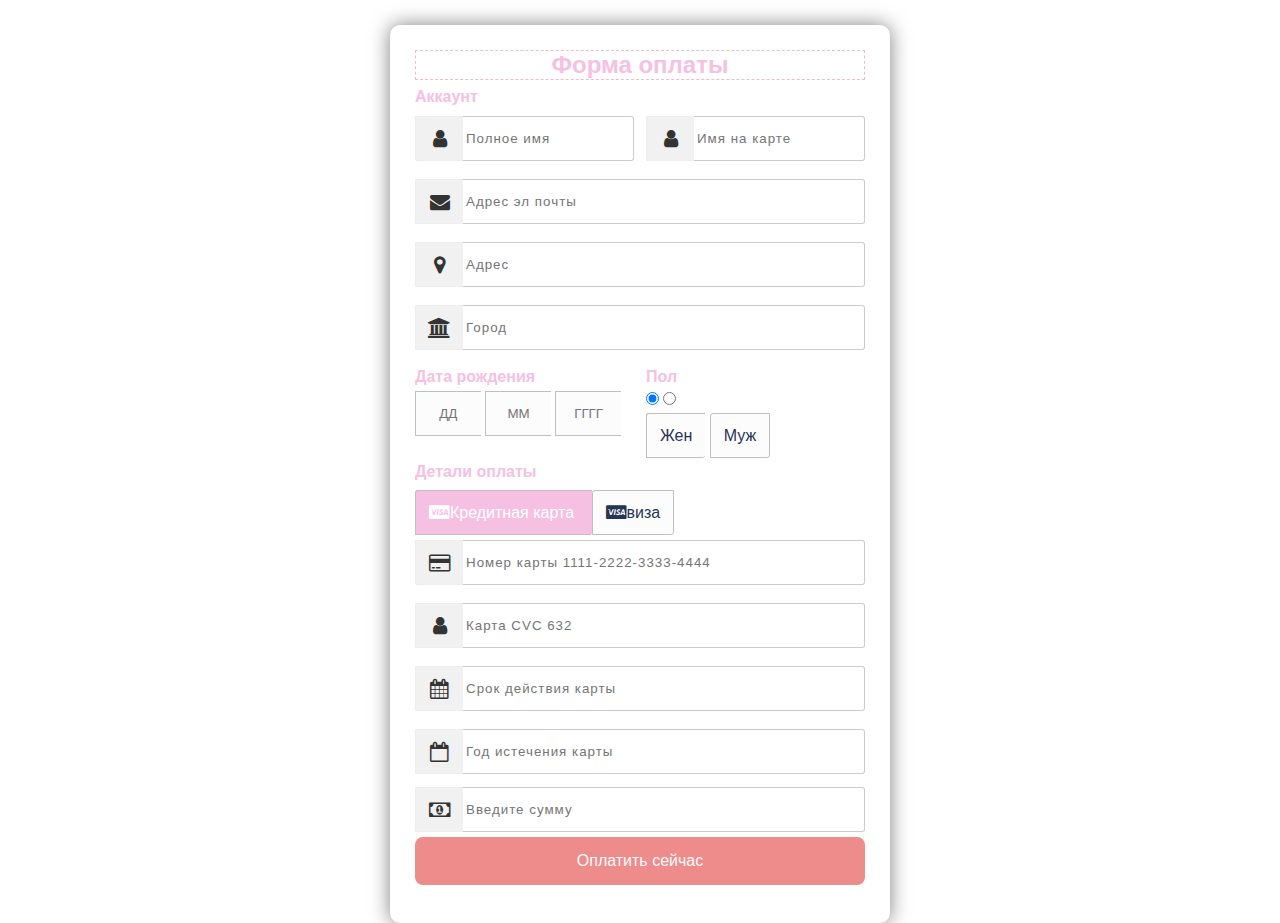
<file: post/post.html>
<!DOCTYPE html>
<html lang="en">
<head>
    <meta charset="UTF-8">
    <meta http-equiv="X-UA-Compatible" content="IE=edge">
    <meta name="viewport" content="width=device-width, initial-scale=1.0">
    <link rel="stylesheet" href="post.css">
    <link rel="stylesheet" href="http://maxcdn.bootstrapcdn.com/font-awesome/4.2.0/css/font-awesome.min.css">
    <title>Document</title>
</head>
<body>
    <div class="wrapper">
        <h2>Форма оплаты</h2>
        <form action="" method="POST">
            <!--Account Information Start-->
          <h4>Аккаунт</h4>
          <div class="input_group">
              <div class="input_box">
                  <input type="text" placeholder="Полное имя" required class="name">
                  <i class="fa fa-user icon"></i>
              </div>
              <div class="input_box">
                <input type="text" placeholder="Имя на карте" required class="name">
                <i class="fa fa-user icon"></i>
            </div>
       </div>
               <div class="input_group">
            <div class="input_box">
             <input type="email" placeholder="Адрес эл почты" required class="name">
          <i class="fa fa-envelope icon"></i>
         </div>
       </div>
          <div class="input_group">
          <div class="input_box">
         <input type="text" placeholder="Адрес" required class="name">
        <i class="fa fa-map-marker icon" aria-hidden="true"></i>
        </div>
      </div>
      <div class="input_group">
        <div class="input_box">
             <input type="text" placeholder="Город" required class="name">
          <i class="fa fa-institution icon"></i>
             </div>
        </div>
          <!--Account Information End-->

        <!--DOB & Gender Start-->
        <div class="input_group">
            <div class="input_box">
                <h4>Дата рождения</h4>
                 <input type="text" placeholder="ДД" required class="dob">
                 <input type="text" placeholder="ММ" required class="dob">
                 <input type="text" placeholder="ГГГГ" required class="dob">
                 </div>
                 <div class="input_box">
                   <h4>Пол</h4>
                    <input type="radio"Name="gender" required id="b1" checked>
                    <input type="radio"Name="gender" required id="b2">
                    <br>
                    <br>
                     <label for="b1">Жен</label>
                     <label for="b2">Муж</label>
                    </div>
                 

            </div>

        <div class="input_group">
            <div class="input_box">
                <h4>Детали оплаты</h4>
                <br>
                <input type="radio" name="pay" class="radio" id="bc1" checked>
                <label for="bc1"><span>
                    <i class="fa fa-cc-visa"></i>Кредитная карта
                </span></label>
                <input type="radio" name="pay" class="radio" id="bc2">
                <label for="bc2"><span>
                    <i class="fa fa-cc-visa"></i>виза
                </span></label>
            </div>
        </div>

        <div class="input_group">
           <div class="input_box">
               <input type="tel" class="name"placeholder="Номер карты 1111-2222-3333-4444" required>
            <i class="fa fa-credit-card icon"></i>
              </div>
           </div>

           <div class="input_group">
               <div class="input_box">
                 <input type="tel" class="name"placeholder="Карта CVC 632" required>
            <i class="fa fa-user icon"></i>
              </div>
           </div>

           <div class="input_group">
              <div class="input_box">
                 <input type="number" class="name"placeholder="Срок действия карты" required>
            <i class="fa fa-calendar icon"></i>
              </div>
           </div>
        
        <div class="input_group">
           <div class="input_box">
              <input type="number" class="name"placeholder="Год истечения карты" required>
         <i class="fa fa-calendar-o icon"></i>
           </div>
        </div>

        <div class="input_box">
            <input type="number" class="name"  placeholder="Введите сумму" required>
       <i class="fa fa-money icon"></i>
         </div>
         <div class="input_group">
            <div class="input_box">
           <button type="submit">Оплатить сейчас</button>
            </div>
         </div>
        </form>
    </div>
    
</body>
</html>
</file>
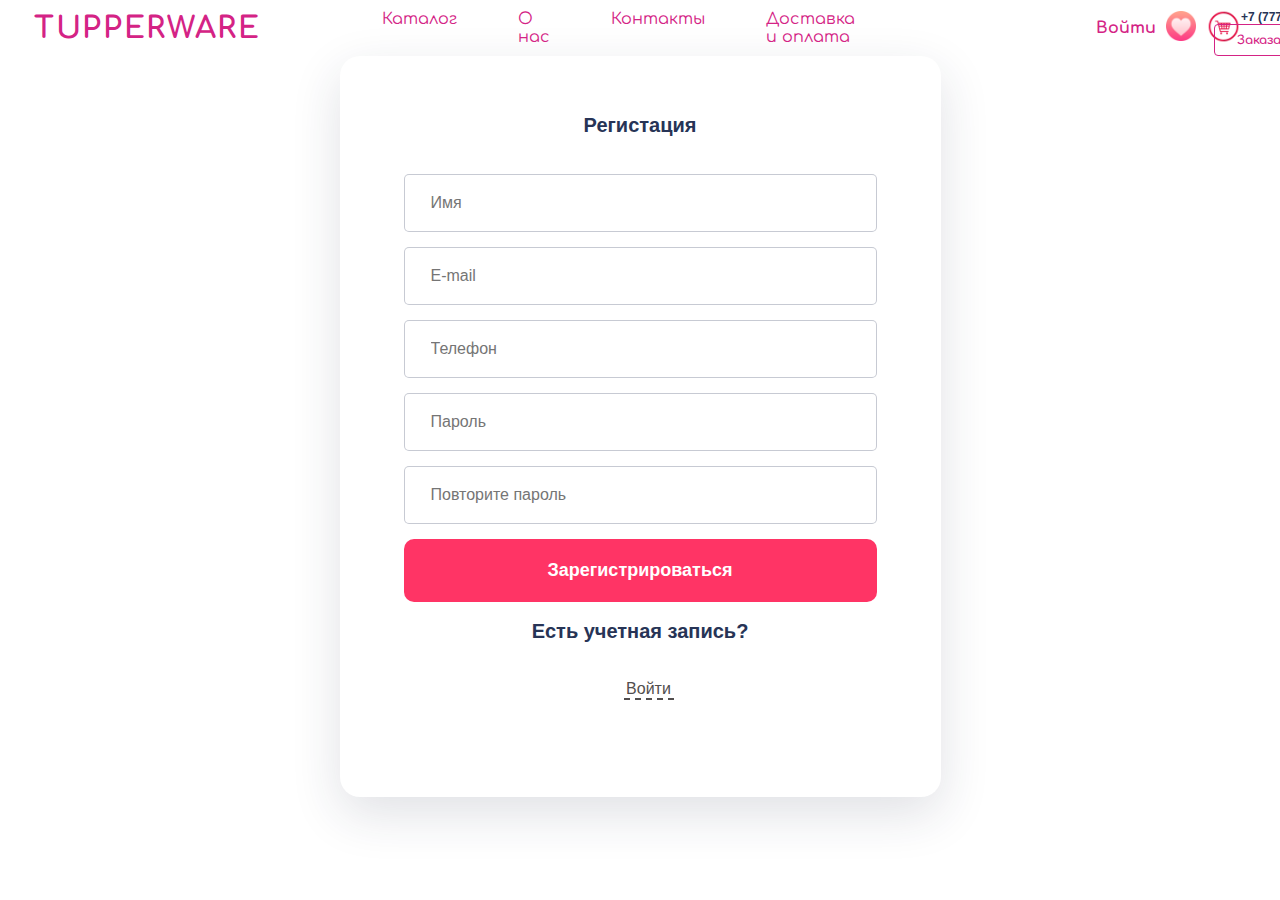
<file: registration/reg.html>
<!DOCTYPE html>
<html lang="en">
<head>
    <link rel="stylesheet" href="reg.css">
    <meta charset="UTF-8">
    <meta http-equiv="X-UA-Compatible" content="IE=edge">
    <meta name="viewport" content="width=device-width, initial-scale=1.0">
    <title>Document</title>
</head>
<body>
    <div class="nav">
		<a href="#" class="logo">
		TUPPERWARE
		</a>
		<ul class="menu">
			<li>
				<a href="#" id="cotalog">Каталог</a>
			</li>
			<li>
				<a href="#">О нас</a>
			</li>
			<li>
				<a href="#">Контакты</a>
			</li>
			<li>
				<a href="#">Доставка и оплата</a>
			</li>
		</ul>

		<div class="log">	
			<a href="">
			<h4>Войти</h4>
			</a>
		</div>

		<div class="reg">
			<a href="">
				<img src="../img/heart.png" id="hert" alt="" width="30" height="30">
			</a>
		</div>
		<div class="reg2">
			<a href="">
				<img src="../img/kisspng-computer-icons-shopping-cart-retail-sales-5ac8d75db0f829.0507566715231117737249.png" id="kor" alt="" width="35" height="35">
			</a>
			
		</div>
		
		<div class="call">
			<span>
				+7 (777) 545-12-63
			</span>
			<a href="#" class="call-btn">
				Заказать звонок
			</a>
		</div>
	</div>

    <form action="#" class="form">
        <h3 id="hed">
            Регистация
        </h3>
        <input id="text" type="text" placeholder="Имя" required>
        <input id="email" type="email" placeholder="E-mail" required>
        <input id="tel" type="tel" placeholder="Телефон" required>
        <input id="code" type="code" placeholder="Пароль" required>
        <input id="ret-code" type="ret-code" placeholder="Повторите пароль" required>
        <button id="btn" type="submit" class="btn">
            Зарегистрироваться
        </button>
        <br>
        <h3 id="que">Есть учетная запись?</h3>
        <div id="voiti"  onclick="change(this)" style="border-bottom: 2px dashed rgb(82, 78, 78); color: rgb(82, 78, 78);">Войти</div>
         
           
        
    </form>
    <script type="text/javascript" src="reg.js" ></script>
</body>
</html>
</file>
<file: css/aboutus.css>
@import url('https://fonts.googleapis.com/css2?family=Comfortaa:wght@300&display=swap');
body {
	font-family: 'PT Sans', sans-serif;
	padding: 0;
	margin: 0;
	color: #273456;
	font-size: 16px;

}
div, p, input, header, a, form {
	box-sizing: border-box;
}

h1, h2, h3, h4, h5, h6 {
	margin: 0;
	padding: 0;
	font-weight: bold;
}

h2 {
	font-size: 38px;
	text-align: center;
	margin-bottom: 61px;
}

h3 {
	font-size: 20px;
}

section {
	padding-top: 87px;
}

ul,li {
	display: block;
	padding: 0;
	margin: 0;
}

p {
	margin: 0;
	padding: 0;
}

a {
	text-decoration: none;
	transition: 2s;
}

.btn {
	background: #FF3465;
	border-radius: 10px;
	color: #fff;
	width: 211px;
	padding: 16px 48px;
	font-weight: bold;
	font-size: 18px;
	display: block;
	text-align: center;
	font-family: 'PT Sans', sans-serif;
	border: none;
	cursor: pointer;
}

.btn:hover {
	background: #eb0037;
}

.btn-ghost {
	font-weight: bold;
font-size: 15px;
text-align: center;
color: #FF3465;
border: 1px solid #FF3465;
border-radius: 10px;
width: 249px;
padding: 18px 35px;
display: block;
}

.btn-ghost:hover {
	background: #FF3465;
	color: #fff;
}

.nav {
	display: flex;
	align-items: center;
}

.nav a{
	color: rgb(212, 35, 133);
	font-family: 'Comfortaa', cursive;
}
.logo {
	text-transform: uppercase;
	font-weight: bold;
	letter-spacing: 0.055em;
	display: block;
	width: 150px;
	padding-left: 34px;
	margin-right: 162px;
	font-size: 30px;
}

.menu {
	display: flex;
}

.menu #cotalog{
	margin-left: 60px;
}

.menu li {
	margin-right: 51px;
	margin-left: 10px;
}

.menu a {
	padding-bottom: 5px
}

.menu a:hover {
	border-bottom: 1px solid rgba(255, 255, 255, 0.21);
	
}	

.log{
	margin-left: 180px;
	padding: 10px;
	font-family: 'Comfortaa', cursive;
}

.log h4{
	font-family: 'Comfortaa', cursive;
}



.call {
	font-weight: bold;
	font-size: 12px;
	align-items: center;
	margin-left: auto;
	margin-top: 10px;
}

.call-btn {
	border: 1px solid rgb(212, 35, 133);
	border-radius: 4px;
	display: block;
	width: 156px;
	padding: 8px 20px;
	text-align: center;
	margin-left: -27px;
}

.call-btn:hover {
	background: rgb(156, 28, 81);
	color: #ffffff;
}


.offer {
	background: url('../img/header-bg.jpg') no-repeat center top / cover;
	color: #fff;
	height: 700px;
	text-align: center;
}

.offer h1 {
	font-size: 50px;
	margin-bottom: 10px;
}

.offer p {
	width: 465px;
	margin: 0 auto;
	margin-bottom: 25px;
	font-size: 17px;
	line-height: 1.38em;
}

.offer .btn {
	margin: 0 auto;
}

.cards {
	display: flex;
	justify-content: space-between;
}

.cards-item {
	width: 277px;
	box-shadow: 0px 17px 50px rgba(32, 40, 69, 0.14);
	border-radius: 15px;
	transition: all 0.5s ease;
}

.cards-item:hover {
	box-shadow: 0px 10px 20px rgba(32, 40, 69, 0.24);
}

.cards-item img {
	display: block;
	border-radius: 15px 15px 0 0
}

.cards-content {
	padding: 23px 23px 40px 34px
}

.cards-text {
	font-size: 14px;
	color: #273456;
	margin: 4px 0 17px
}




.about-content {
	display: flex;
	justify-content: space-between;
	align-items: center
}

.about-content img {
	display: block;
	border-radius: 0px 20px 20px 20px;
}

.about-text {
	width: 572px;
}

.about-text h3 {
	margin-bottom: 21px;
}

.about-text p {
	line-height: 1.5em;
	margin-bottom: 25px;
}

.about-text p:last-child {
	margin-bottom: 0px;
}

.form {
	box-shadow: 0px 17px 50px rgba(32, 40, 69, 0.14);
	border-radius: 20px;
	width: 601px;
	text-align: center;
	padding: 58px 64px 97px;
	margin: 0 auto
}

.form h3 {
	width: 367px;
	margin: 0 auto 37px;
}

.form input {
	border: 1px solid rgba(39, 52, 86, 0.26);
	box-sizing: border-box;
	border-radius: 5px;
	font-size: 16px;
	font-family: 'PT Sans', sans-serif;
	display: block;
	width: 100%;
	padding: 19px 26px;
	margin-bottom: 15px;
}

.form .btn {
	width: 100%;
	padding: 21px 0;
	transition: all 0.5s ease;
}


.footer-text {
	font-size: 15px;
	color: rgba(41, 56, 111, 0.66);
	text-align: center;
	margin: 122px 0 112px
}


.text {
    color: #999;
}

.center {
    background-image: url(https://www.konnectkitchenstore.com.au/images/banner2_new.jpg);
    background-repeat: no-repeat;
    background-size: cover;
    height: 665px;
}

.about {
	background-color: rgba(0, 0, 0, 0.199);
	text-align: center;
    padding-top: 100px;
}

#name {
    font-size: 60px;   
   font-weight: 700;
   line-height: 74px;
   letter-spacing: 0.04em;
   margin-bottom: 32px;
}

#comp {
    font-weight: 700;
    margin-bottom: 32px;
    font-size: 30px;
    color: darkgray;
}

.int {
    justify-content: space-evenly;
    display: flex;
    text-align: center;
}

#why {
    padding-top: 70px;
    text-align: center;
    font-weight: 700;
}

.newsletter {
    background-image: url(https://images.alphacoders.com/851/thumb-1920-851347.jpg);
    background-repeat: no-repeat;
    background-position: 0;
    background-size: cover;
}

.news {
    padding-top: 60px;
    padding-bottom: 60px;
    margin-left: 150px;
}
.email {
    width: 250px;
    border-radius: 10px;
    padding: 5px 10px 5px 10px;
}

.submit {
    width: 120px;
    background-color: rgb(160, 183, 190);
    color: gold;
    border-radius: 10px;
    padding: 5px 10px 5px 10px;
}

.tupper {
    background-color: rgb(224, 216, 216);
    padding-top: 50px;
    padding-bottom: 50px;
    height: 150px;
    font-size: x-large;
    text-align: center;
    letter-spacing: 0.03em;
    font-family: Arial, Helvetica, sans-serif;
}

.history{
    padding-left: 150px;
    display: flex;
    padding-bottom: 100px;
    padding-top: 100px;
}

.party {
    padding-left: 50px;
    padding-right: 400px;
    padding-top: 30px;
}

.value {
    padding-right: 50px;
    padding-left: 400px;
    padding-top: 30px;
}

.the {
    font-size: larger;
    color: grey;
    font-family: Arial, Helvetica, sans-serif;
    letter-spacing: 0.03em;
    padding-top: 30px;
}

.our {
    letter-spacing: 0.03em;
    font-family: Arial, Helvetica, sans-serif;
    font-weight: 600;
}

.mission {
    display: flex;
    padding-right: 150px;
    
}
</file>
<file: css/contact.css>
@import url('https://fonts.googleapis.com/css2?family=Comfortaa:wght@300&display=swap');
body {
	font-family: 'PT Sans', sans-serif;
	padding: 0;
	margin: 0;
	color: #273456;
	font-size: 16px;

}
div, p, input, header, a, form {
	box-sizing: border-box;
}

h1, h2, h3, h4, h5, h6 {
	margin: 0;
	padding: 0;
	font-weight: bold;
}

h2 {
	font-size: 38px;
	text-align: center;
	margin-bottom: 61px;
}

h3 {
	font-size: 20px;
}

section {
	padding-top: 87px;
}

ul,li {
	display: block;
	padding: 0;
	margin: 0;
}

p {
	margin: 0;
	padding: 0;
}

a {
	text-decoration: none;
	transition: 2s;
}

.btn {
	background: #FF3465;
	border-radius: 10px;
	color: #fff;
	width: 211px;
	padding: 16px 48px;
	font-weight: bold;
	font-size: 18px;
	display: block;
	text-align: center;
	font-family: 'PT Sans', sans-serif;
	border: none;
	cursor: pointer;
}

.btn:hover {
	background: #eb0037;
}

.btn-ghost {
	font-weight: bold;
font-size: 15px;
text-align: center;
color: #FF3465;
border: 1px solid #FF3465;
border-radius: 10px;
width: 249px;
padding: 18px 35px;
display: block;
}

.btn-ghost:hover {
	background: #FF3465;
	color: #fff;
}

.nav {
	display: flex;
	align-items: center;
}

.nav a{
	color: rgb(212, 35, 133);
	font-family: 'Comfortaa', cursive;
}
.logo {
	text-transform: uppercase;
	font-weight: bold;
	letter-spacing: 0.055em;
	display: block;
	width: 150px;
	padding-left: 34px;
	margin-right: 162px;
	font-size: 30px;
}

.menu {
	display: flex;
}

.menu #cotalog{
	margin-left: 60px;
}

.menu li {
	margin-right: 51px;
	margin-left: 10px;
}

.menu a {
	padding-bottom: 5px
}

.menu a:hover {
	border-bottom: 1px solid rgba(255, 255, 255, 0.21);
	
}	

.log{
	margin-left: 180px;
	padding: 10px;
	font-family: 'Comfortaa', cursive;
}

.log h4{
	font-family: 'Comfortaa', cursive;
}

.reg{
	margin-left: 10px;
}

.reg2 #kor{
	margin-left: 10px;
	}

.call {
	font-weight: bold;
	font-size: 12px;
	align-items: center;
	margin-left: auto;
	margin-top: 10px;
}

.call-btn {
	border: 1px solid rgb(212, 35, 133);
	border-radius: 4px;
	display: block;
	width: 156px;
	padding: 8px 20px;
	text-align: center;
	margin-left: -27px;
}

.call-btn:hover {
	background: rgb(156, 28, 81);
	color: #ffffff;
}


.form {
	box-shadow: 0px 17px 50px rgba(32, 40, 69, 0.14);
	border-radius: 20px;
	width: 601px;
	text-align: center;
	padding: 58px 64px 97px;
    margin-left: 450px;
    margin-top: 130px;

}
</file>
<file: css/catalog.css>
@import url('https://fonts.googleapis.com/css2?family=Comfortaa:wght@300&display=swap');
body {
	font-family: 'PT Sans', sans-serif;
	padding: 0;
	margin: 0;
	color: #273456;
	font-size: 16px;

}
div, p, input, header, a, form {
	box-sizing: border-box;
}

h1, h2, h3, h4, h5, h6 {
	margin: 0;
	padding: 0;
	font-weight: bold;
}

h2 {
	font-size: 38px;
	text-align: center;
	margin-bottom: 61px;
}

h3 {
	font-size: 20px;
}

section {
	padding-top: 87px;
}

ul,li {
	display: block;
	padding: 0;
	margin: 0;
}

p {
	margin: 0;
	padding: 0;
}

a {
	text-decoration: none;
	transition: 2s;
}

.btn {
	background: #FF3465;
	border-radius: 10px;
	color: #fff;
	width: 211px;
	padding: 16px 48px;
	font-weight: bold;
	font-size: 18px;
	display: block;
	text-align: center;
	font-family: 'PT Sans', sans-serif;
	border: none;
	cursor: pointer;
}

.btn:hover {
	background: #eb0037;
}

.btn-ghost {
	font-weight: bold;
font-size: 15px;
text-align: center;
color: #FF3465;
border: 1px solid #FF3465;
border-radius: 10px;
width: 249px;
padding: 18px 35px;
display: block;
}

.btn-ghost:hover {
	background: #FF3465;
	color: #fff;
}

.nav {
	display: flex;
	align-items: center;
}

.nav a{
	color: rgb(212, 35, 133);
	font-family: 'Comfortaa', cursive;
}
.logo {
	text-transform: uppercase;
	font-weight: bold;
	letter-spacing: 0.055em;
	display: block;
	width: 150px;
	padding-left: 34px;
	margin-right: 162px;
	font-size: 30px;
}

.menu {
	display: flex;
}

.menu #cotalog{
	margin-left: 60px;
}

.menu li {
	margin-right: 51px;
	margin-left: 10px;
}

.menu a {
	padding-bottom: 5px
}

.menu a:hover {
	border-bottom: 1px solid rgba(255, 255, 255, 0.21);
	
}	

.log{
	margin-left: 180px;
	padding: 10px;
	font-family: 'Comfortaa', cursive;
}

.log h4{
	font-family: 'Comfortaa', cursive;
}


.call {
	font-weight: bold;
	font-size: 12px;
	align-items: center;
	margin-left: auto;
	margin-top: 10px;
}

.call-btn {
	border: 1px solid rgb(212, 35, 133);
	border-radius: 4px;
	display: block;
	width: 156px;
	padding: 8px 20px;
	text-align: center;
	margin-left: -27px;
}

.call-btn:hover {
	background: rgb(156, 28, 81);
	color: #ffffff;
}


.offer {
	background: url('../img/header-bg.jpg') no-repeat center top / cover;
	color: #fff;
	height: 700px;
	text-align: center;
}

.offer h1 {
	font-size: 50px;
	margin-bottom: 10px;
}

.offer p {
	width: 465px;
	margin: 0 auto;
	margin-bottom: 25px;
	font-size: 17px;
	line-height: 1.38em;
}

.offer .btn {
	margin: 0 auto;
}

.cards {
	display: flex;
	justify-content: space-between;
}

.cards-item {
	width: 277px;
	box-shadow: 0px 17px 50px rgba(32, 40, 69, 0.14);
	border-radius: 15px;
	transition: all 0.5s ease;
}

.cards-item:hover {
	box-shadow: 0px 10px 20px rgba(32, 40, 69, 0.24);
}

.cards-item img {
	display: block;
	border-radius: 15px 15px 0 0
}

.cards-content {
	padding: 23px 23px 40px 34px
}

.cards-text {
	font-size: 14px;
	color: #273456;
	margin: 4px 0 17px
}




.about-content {
	display: flex;
	justify-content: space-between;
	align-items: center
}

.about-content img {
	display: block;
	border-radius: 0px 20px 20px 20px;
}

.about-text {
	width: 572px;
}

.about-text h3 {
	margin-bottom: 21px;
}

.about-text p {
	line-height: 1.5em;
	margin-bottom: 25px;
}

.about-text p:last-child {
	margin-bottom: 0px;
}

.form {
	box-shadow: 0px 17px 50px rgba(32, 40, 69, 0.14);
	border-radius: 20px;
	width: 601px;
	text-align: center;
	padding: 58px 64px 97px;
	margin: 0 auto
}

.form h3 {
	width: 367px;
	margin: 0 auto 37px;
}

.form input {
	border: 1px solid rgba(39, 52, 86, 0.26);
	box-sizing: border-box;
	border-radius: 5px;
	font-size: 16px;
	font-family: 'PT Sans', sans-serif;
	display: block;
	width: 100%;
	padding: 19px 26px;
	margin-bottom: 15px;
}

.form .btn {
	width: 100%;
	padding: 21px 0;
	transition: all 0.5s ease;
}


.footer-text {
	font-size: 15px;
	color: rgba(41, 56, 111, 0.66);
	text-align: center;
	margin: 122px 0 112px
}


.product-card {
    box-shadow: 0 2px 5px 0 rgba(0, 0, 0, 0.06);
    transition: all .3s;
    margin-bottom: 64px;
    margin-left: 64px;
    border-radius: 30px;
}

.product-card:hover {
    box-shadow: 0 14px 30px -15px rgba(0, 0, 0, 0.75);
}

.product-thumb a{
    display: flex;
    align-items: center;
    justify-content: center;
    height: 350px;
    padding-top: 20px;
    padding-bottom: 30px;
}

.product-thumb img{
    width: 200px;
    height: 300px;
}

.product-details {
    padding: 20px;
}

.product-details h4 a{
    font-weight: 500;
    display: block;
    text-decoration: none;
}

.product-details p{
    font-size: 15px;
    margin-bottom: 20px;
    color: #999;
    height: 45px;
    overflow: hidden;
}

.product-bottom-details {
    overflow: hidden;
    border-top: 1px solid #eee;
    padding-top: 20px;
}

.product-price {
    font-size: 18px;
    color: #ee6e73;
    font-weight: 600;
}

.product-price small{
    color: #ccc;
    font-weight: 400;
    text-decoration: line-through;
    margin-right: 5px;
}

.product-links a{
    font-size: 20px;
    margin-left: 10px;
}

.row {
   margin-left: 40px;
   margin-right: 120px;
}

.rating-mini {
   display: inline-block;
   font-size: 0;
}
.rating-mini span {
   padding: 0;
   font-size: 20px;
   line-height: 1;
   color: lightgrey;
}
.rating-mini > span:before {
   content: '★';
}
.rating-mini > span.active {
   color: gold;
}
</file>
<file: post/post.css>
@import url('https://fonts.googleapis.com/css2?family=Comfortaa:wght@300&display=swap');
*{
    margin: 0;
    padding: 0;
    box-sizing: border-box;
}
body{
    background-color:white;
    font-family: Arial, Helvetica, sans-serif;
}

body {
	font-family: 'PT Sans', sans-serif;
	padding: 0;
	margin: 0;
	color: #273456;
	font-size: 16px;

}
div, p, input, header, a, form {
	box-sizing: border-box;
}

h1, h2, h3, h4, h5, h6 {
	margin: 0;
	padding: 0;
	font-weight: bold;
}

h2 {
	font-size: 38px;
	text-align: center;
	margin-bottom: 61px;
}

h3 {
	font-size: 20px;
}

section {
	padding-top: 87px;
}

ul,li {
	display: block;
	padding: 0;
	margin: 0;
}

p {
	margin: 0;
	padding: 0;
}

a {
	text-decoration: none;
	transition: 2s;
}

.btn {
	background: #FF3465;
	border-radius: 10px;
	color: #fff;
	width: 211px;
	padding: 16px 48px;
	font-weight: bold;
	font-size: 18px;
	display: block;
	text-align: center;
	font-family: 'PT Sans', sans-serif;
	border: none;
	cursor: pointer;
}

.btn:hover {
	background: #eb0037;
}

.btn-ghost {
	font-weight: bold;
font-size: 15px;
text-align: center;
color: #FF3465;
border: 1px solid #FF3465;
border-radius: 10px;
width: 249px;
padding: 18px 35px;
display: block;
}

.btn-ghost:hover {
	background: #FF3465;
	color: #fff;
}

.nav {
	display: flex;
	align-items: center;
}

.nav a{
	color: rgb(212, 35, 133);
	font-family: 'Comfortaa', cursive;
}
.logo {
	text-transform: uppercase;
	font-weight: bold;
	letter-spacing: 0.055em;
	display: block;
	width: 150px;
	padding-left: 34px;
	margin-right: 162px;
	font-size: 30px;
}

.menu {
	display: flex;
}

.menu #cotalog{
	margin-left: 60px;
}

.menu li {
	margin-right: 51px;
	margin-left: 10px;
}

.menu a {
	padding-bottom: 5px
}

.menu a:hover {
	border-bottom: 1px solid rgba(255, 255, 255, 0.21);
	
}	

.log{
	margin-left: 180px;
	padding: 10px;
	font-family: 'Comfortaa', cursive;
}

.log h4{
	font-family: 'Comfortaa', cursive;
}


.call {
	font-weight: bold;
	font-size: 12px;
	align-items: center;
	margin-left: auto;
	margin-top: 10px;
}

.call-btn {
	border: 1px solid rgb(212, 35, 133);
	border-radius: 4px;
	display: block;
	width: 156px;
	padding: 8px 20px;
	text-align: center;
	margin-left: -27px;
}

.call-btn:hover {
	background: rgb(156, 28, 81);
	color: #ffffff;
}
.wrapper{
    background-color: white;
    width: 500px;
    padding: 25px;
    margin: 25px auto 0;
    box-shadow: 0px 0px 20px  rgba(0,0,0,0.5);
    border-radius: 10px;
}

.wrapper h2{
    background-color: white;
    color: rgb(245, 192, 226);
    font-size: 24px;
    padding: 10pm;
    margin-bottom: 8px;
    text-align: center;
    border: 1px dashed rgb(238, 188, 196);
}


.wrapper h4{
    padding-bottom: 5px;
    color:rgb(245, 192, 226) ;
}
.input_group{
    margin-bottom: 8px;
    width: 100%;
    position: relative;
    display: flex;
    flex-direction: row;
    padding: 5px 0;
}
.input_box{
    width: 100%;
    margin-right: 12px;
    position: relative;
}
.input_box:last-child{
    margin-right: 0;
}

.input_box .name{
    padding: 14px 10px 14px 50px;
    width: 100%;
    background-color:white ;
    border: 1px solid #0003;
    outline: none;
    letter-spacing: 1px;
    transition: 0.3s;
    border-radius: 3px;
    color: #333;
}

.input_box .name:focus, .dob:focus {
    -webkit-box-shadow:0 0 2px 1px rgb(245, 192, 226);
    -moz-box-shadow:0 0 2px 1px rgb(245, 192, 226);
    box-shadow: 0 0 2px 1px rgb(245, 192, 226);
    border: 1px solid rgb(245, 192, 226);
}
.input_box .icon{
    width: 48px;
    display: flex;
    justify-content: center;
    align-items: center;
   position: absolute;
   left: 0px;
   bottom: 0px;
   top: 0px;
   color: #333;
   background-color: #f1f1f1;
   border-radius: 2px 0 0 2px;
   transition: 0.3s;
   font-size: 20px;
   pointer-events: none;
   border: 1px solid#00000003;
   border-right:none ;
}
.name:focus+.icon{
    background-color: rgb(245, 192, 226);
     color: #fff;
     border: 1px solid rgb(245, 192, 226);
     border: none;
     transition: 1s;
}


.dob{
    width: 30%;
    padding: 14px;
    text-align: center;
    background-color: #fcfcfc;
    transition: 0.3s;
    outline: none;
    border: 1px solid #c0bfbf;
    border-right: 3px;
}
.radio{
    display: none;
}

.input_box label{
    width: 50%;
    padding: 13px;
    background-color: #fcfcfc;
    display: inline;
    text-align: center;
    border: 1px solid #c0bfbf;
}
.input_box label:first-of-type{
    border-top-left-radius: 3px;
    border-bottom-right-radius: 3px;
    border-right: none;
}
.input_box label:last-of-type{
    border-top-left-radius: 3px;
    border-bottom-right-radius: 3px;
}
.radio:checked+label{
    background-color:rgb(245, 192, 226) ;
    color: #fff;
    transition: 0.5s;
}
.input_box button{
    width: 100%;
    background-color: #ee8b8b;
    color: #fcfcfc;
    border: none;
    padding: 15px;
    border-right: 4px;
    font-size: 16px;
    transition: all 0.3s ease;
    border-radius:8px ;


}
.input_box button:hover{
    cursor: pointer;
    background-color: rgb(245, 192, 226);
}
</file>
<file: registration/reg.css>
@import url('https://fonts.googleapis.com/css2?family=Comfortaa:wght@300&display=swap');
body {
	font-family: 'PT Sans', sans-serif;
	padding: 0;
	margin: 0;
	color: #273456;
	font-size: 16px;

}
div, p, input, header, a, form {
	box-sizing: border-box;
}

h1, h2, h3, h4, h5, h6 {
	margin: 0;
	padding: 0;
	font-weight: bold;
}

h2 {
	font-size: 38px;
	text-align: center;
	margin-bottom: 61px;
}

h3 {
	font-size: 20px;
}

ul,li {
	display: block;
	padding: 0;
	margin: 0;
}

p {
	margin: 0;
	padding: 0;
}

a {
	text-decoration: none;
	transition: all 0.5s ease;
}

.btn {
	background: #FF3465;
	border-radius: 10px;
	color: #fff;
	width: 211px;
	padding: 16px 48px;
	font-weight: bold;
	font-size: 18px;
	display: block;
	text-align: center;
	font-family: 'PT Sans', sans-serif;
	border: none;
	cursor: pointer;
}

.btn:hover {
	background: #eb0037;
}

.btn-ghost {
	font-weight: bold;
font-size: 15px;
text-align: center;
color: #FF3465;
border: 1px solid #FF3465;
border-radius: 10px;
width: 249px;
padding: 18px 35px;
display: block;
}

.btn-ghost:hover {
	background: #FF3465;
	color: #fff;
}

.nav {
	display: flex;
	align-items: center;
}

.nav a{
	color: rgb(212, 35, 133);
	font-family: 'Comfortaa', cursive;
}
.photo{
	width: 277px;
	height: 173px;
}

.logo {
	text-transform: uppercase;
	font-weight: bold;
	letter-spacing: 0.055em;
	display: block;
	width: 150px;
	padding-left: 34px;
	margin-right: 162px;
	font-size: 30px;
}

.menu {
	display: flex;
}

.menu #cotalog{
	margin-left: 60px;
}

.menu li {
	margin-right: 51px;
	margin-left: 10px;
}

.menu a {
	padding-bottom: 5px
}

.menu a:hover {
	border-bottom: 1px solid rgba(255, 255, 255, 0.21);
	
}	

.log{
	margin-left: 180px;
	padding: 10px;
	font-family: 'Comfortaa', cursive;
}

.log h4{
	font-family: 'Comfortaa', cursive;
}

.reg2 #kor{
	margin-left: 10px;
	}

.call {
	font-weight: bold;
	font-size: 12px;
	align-items: center;
	margin-left: auto;
	margin-top: 10px;
}

.call-btn {
	border: 1px solid rgb(212, 35, 133);
	border-radius: 4px;
	display: block;
	width: 156px;
	padding: 8px 20px;
	text-align: center;
	margin-left: -27px;
}

.call-btn:hover {
	background: rgb(156, 28, 81);
	color: #ffffff;
}


.offer {
	background: url('../img/header-bg.jpg') no-repeat center top / cover;
	color: #fff;
	height: 700px;
	text-align: center;
}

.offer h1 {
	font-size: 50px;
	margin-bottom: 10px;
}

.offer p {
	width: 465px;
	margin: 0 auto;
	margin-bottom: 25px;
	font-size: 17px;
	line-height: 1.38em;
}

.offer .btn {
	margin: 0 auto;
}

.form {
	box-shadow: 0px 17px 50px rgba(32, 40, 69, 0.14);
	border-radius: 20px;
	width: 601px;
	text-align: center;
	padding: 58px 64px 97px;
	margin: 0 auto
}

.form h3 {
	width: 367px;
	margin: 0 auto 37px;
}

.form input {
	border: 1px solid rgba(39, 52, 86, 0.26);
	box-sizing: border-box;
	border-radius: 5px;
	font-size: 16px;
	font-family: 'PT Sans', sans-serif;
	display: block;
	width: 100%;
	padding: 19px 26px;
	margin-bottom: 15px;
}

.form .btn {
	width: 100%;
	padding: 21px 0;
	transition: all 0.5s ease;
}
.form #voiti{
    width: 50px;
   margin-left: 220px;
}
</file>
